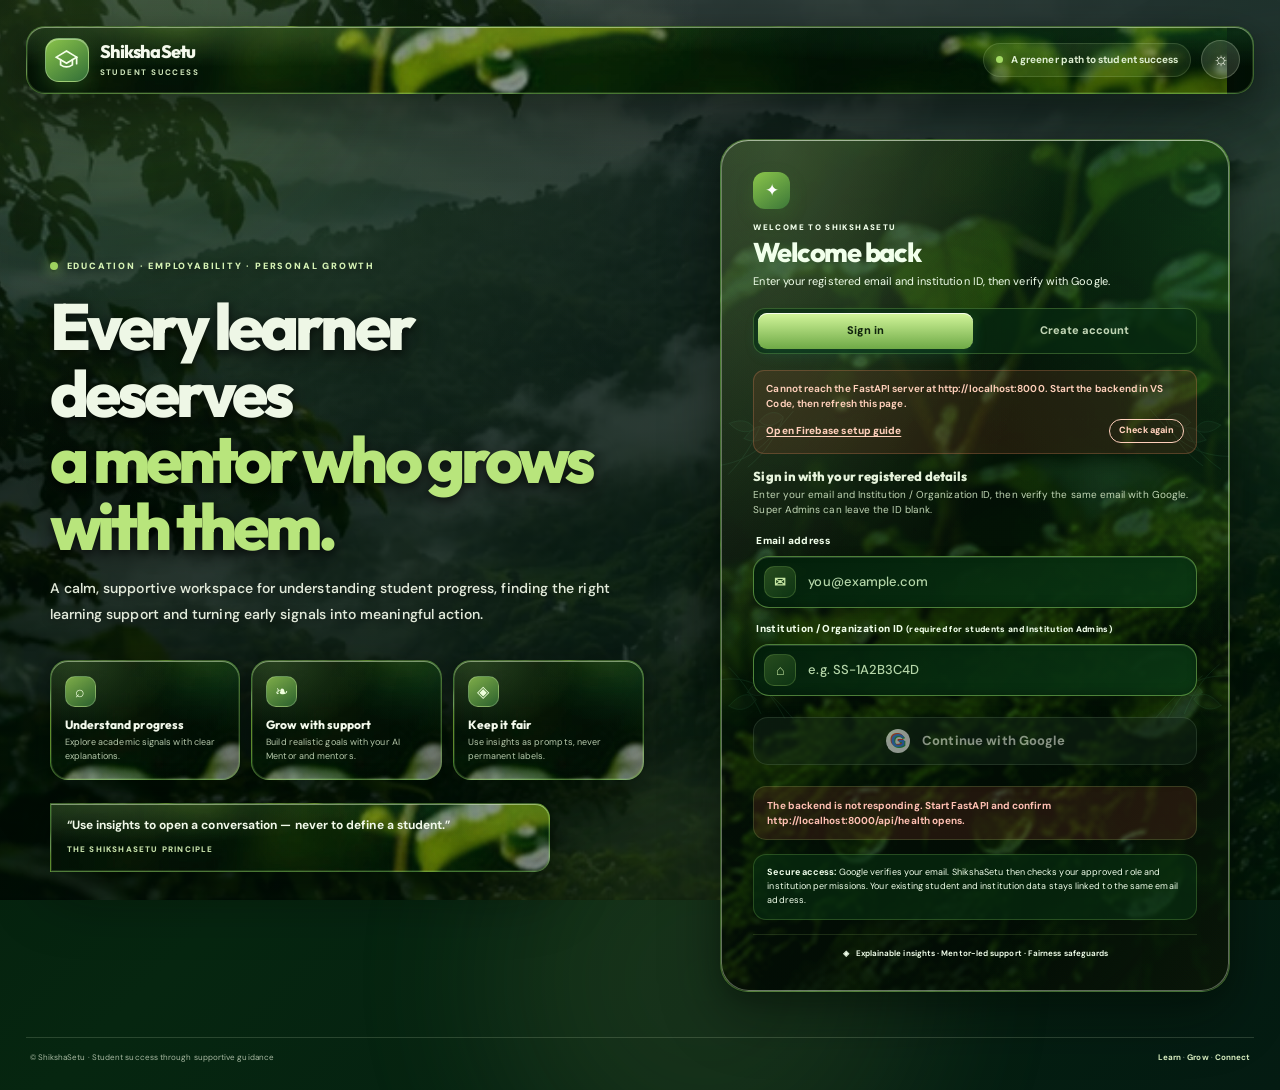
<file: index.html>
<!DOCTYPE html>

<html data-theme="dark" lang="en">
<head>
<meta charset="utf-8"/>
<meta content="width=device-width,initial-scale=1" name="viewport"/>
<meta content="Sign in to ShikshaSetu — a supportive student success and AI Mentor workspace." name="description"/>
<meta content="#07160b" name="theme-color"/>
<title>ShikshaSetu — Login</title>
<link href="https://fonts.googleapis.com" rel="preconnect"/>
<link crossorigin="" href="https://fonts.gstatic.com" rel="preconnect"/>
<link href="https://fonts.googleapis.com/css2?family=DM+Sans:wght@400;500;600;700;800;900&amp;family=Outfit:wght@400;500;600;700;800;900&amp;display=swap" rel="stylesheet"/>
<script>
    (() => {
      try {
        const theme = localStorage.getItem("shikshasetu-theme");
        if (theme === "light" || theme === "dark") document.documentElement.dataset.theme = theme;
      } catch (_) {}
    })();
  </script>
<script src="theme-controller.js"></script>
<link href="styles.css" rel="stylesheet"/>
<link href="login.css" rel="stylesheet"/>
  <script src="api-config.js"></script>
  <link rel="stylesheet" href="campus-visual-polish.css">
</head>
<body class="login-page">
<div class="ambient ambient-a"></div><div class="ambient ambient-b"></div><div class="ambient ambient-c"></div>
<header class="login-topbar">
<a aria-label="ShikshaSetu login home" class="login-brand" href="index.html">
<span class="login-brand-mark"><svg aria-hidden="true" viewbox="0 0 32 32"><path d="M4 13.2 16 6l12 7.2L16 20.4 4 13.2Z" fill="none" stroke="currentColor" stroke-width="2"></path><path d="M9 16.2v6.1c4.5 3.2 9.5 3.2 14 0v-6.1M28 13v8" fill="none" stroke="currentColor" stroke-linecap="round" stroke-width="2"></path></svg></span>
<span><strong>ShikshaSetu</strong><small>STUDENT SUCCESS</small></span>
</a>
<div class="login-top-actions">
<span class="login-top-label"><i></i> A greener path to student success</span>
<button aria-label="Switch light and dark theme" class="login-theme-button" id="loginThemeToggle" title="Switch theme" type="button">◐</button>
</div>
</header>
<main class="login-layout">
<section class="login-story">
<div class="login-eyebrow"><i></i> EDUCATION · EMPLOYABILITY · PERSONAL GROWTH</div>
<h1>Every learner deserves<br/><em>a mentor who grows with them.</em></h1>
<p class="login-story-copy">A calm, supportive workspace for understanding student progress, finding the right learning support and turning early signals into meaningful action.</p>
<div class="login-benefits">
<article class="login-benefit"><span class="login-benefit-icon">⌕</span><div><b>Understand progress</b><small>Explore academic signals with clear explanations.</small></div></article>
<article class="login-benefit"><span class="login-benefit-icon">❧</span><div><b>Grow with support</b><small>Build realistic goals with your AI Mentor and mentors.</small></div></article>
<article class="login-benefit"><span class="login-benefit-icon">◈</span><div><b>Keep it fair</b><small>Use insights as prompts, never permanent labels.</small></div></article>
</div>
<div class="login-principle"><b>“Use insights to open a conversation — never to define a student.”</b><small>THE SHIKSHASETU PRINCIPLE</small></div>
</section>
<section aria-labelledby="loginTitle" class="login-card">
<div class="login-card-inner">
<div class="login-card-icon">✦</div>
<div class="login-card-kicker">WELCOME TO SHIKSHASETU</div>
<h2 id="loginTitle">Welcome back</h2>
<p class="login-card-subtitle" id="loginSubtitle">Sign in and continue to your ShikshaSetu workspace.</p>
<div aria-label="Account access" class="login-tabs" role="tablist">
<button aria-controls="loginForm" aria-selected="true" class="login-tab active" id="loginTab" role="tab" type="button">Sign in</button>
<button aria-controls="signupForm" aria-selected="false" class="login-tab" id="signupTab" role="tab" type="button">Create account</button>
</div>
<div class="firebase-setup-status" id="firebaseSetupStatus" data-state="loading" role="status" aria-live="polite">
<span id="firebaseSetupMessage">Checking Google sign-in configuration…</span>
<div class="firebase-setup-actions"><a href="FIREBASE-SETUP.md" target="_blank" rel="noopener">Open Firebase setup guide</a><button id="retryFirebaseCheck" type="button">Check again</button></div>
</div>
<form autocomplete="off" class="login-form" id="loginForm" novalidate="">
<div class="google-signin-intro"><b>Sign in with your registered details</b><small>Enter your email and Institution / Organization ID, then verify the same email with Google. Super Admins can leave the ID blank.</small></div>
<label class="login-field"><span>Email address</span><div class="login-input-wrap"><span class="login-input-icon">✉</span><input autocomplete="email" id="loginEmail" name="email" placeholder="you@example.com" required type="email"/></div></label>
<label class="login-field"><span>Institution / Organization ID <small>(required for students and Institution Admins)</small></span><div class="login-input-wrap"><span class="login-input-icon">⌂</span><input autocapitalize="characters" autocomplete="organization" id="loginInstitutionCode" name="institutionCode" maxlength="20" placeholder="e.g. SS-1A2B3C4D" type="text"/></div></label>
<div class="google-button-host"><button class="firebase-google-button" id="loginGoogleButton" type="button" disabled><span class="google-mark" aria-hidden="true">G</span><span>Continue with Google</span></button></div>
<p aria-live="polite" class="login-feedback" id="loginFeedback" role="status"></p>
<p class="login-disclaimer"><b>Secure access:</b> Google verifies your email. ShikshaSetu then checks your approved role and institution permissions. Your existing student and institution data stays linked to the same email address.</p>
</form>
<form autocomplete="off" class="login-form" hidden="" id="signupForm" novalidate="">
<div class="login-form-grid">
<label class="login-field"><span>Full name</span><div class="login-input-wrap"><span class="login-input-icon">♙</span><input autocapitalize="words" autocomplete="name" id="signupFullName" maxlength="80" name="fullName" placeholder="Your full name" required="" type="text"/></div></label>
<label class="login-field"><span>Age</span><div class="login-input-wrap"><span class="login-input-icon">◷</span><input id="signupAge" max="100" min="13" name="age" placeholder="e.g. 20" required="" type="number"/></div></label>
</div>
<label class="login-field"><span>Email address</span><div class="login-input-wrap"><span class="login-input-icon">✉</span><input autocomplete="email" id="signupEmail" name="email" placeholder="you@example.com" required type="email"/></div></label>
<div class="google-verified-note" id="googleVerifiedNote">Continue with Google using this same email address. Your email is verified securely before an enrollment request is created.</div>
<label class="login-field"><span>Institution / Organization ID</span><div class="login-input-wrap"><span class="login-input-icon">⌂</span><input id="signupInstitutionCode" name="institutionCode" maxlength="20" placeholder="Provided by your college" required type="text"/></div></label>
<div class="login-mentor-name">
<span class="login-mentor-icon">✦</span>
<div class="login-mentor-copy"><b>What would you like to name your AI Mentor?</b><small>Your personal learning companion will use this name throughout ShikshaSetu.</small></div>
<div class="login-input-wrap"><span class="login-input-icon">✧</span><input autocapitalize="words" autocomplete="nickname" id="signupAiMentorName" maxlength="32" minlength="2" name="aiMentorName" placeholder="e.g. Aarya, Moss, Saanvi…" required="" type="text"/></div>
</div>
<label class="login-check"><input id="signupConsent" required="" type="checkbox"/> I understand academic insights are supportive signals, not diagnoses or permanent labels.</label>
<label class="login-check"><input id="signupPrivacyConsent" required="" type="checkbox"/> I have read the <a href="privacy-notice.html" target="_blank" rel="noopener">institutional privacy notice</a> and understand my authorised institution may access relevant academic activity.</label>
<label class="login-check"><input id="signupChatMonitoringConsent" type="checkbox"/> Optional: I consent to chatbot messages, topics and usage patterns being stored and reviewed by authorised institutional administrators for student support and safety. I can leave this unchecked and still request campus access; chatbot use will remain paused until I opt in.</label>
<div class="google-button-host"><button class="firebase-google-button" id="signupGoogleButton" type="button" disabled><span class="google-mark" aria-hidden="true">G</span><span>Continue with Google to request access</span></button></div>
<p aria-live="polite" class="login-feedback" id="signupFeedback" role="status"></p>
<p class="login-disclaimer"><b>Institutional enrollment:</b> your request is sent to your college after Google verifies your email. You can enter only after an institution administrator approves your access.</p>
</form>
<div class="login-card-footer"><span>◈</span> Explainable insights · Mentor-led support · Fairness safeguards</div>
</div>
</section>
</main>
<footer class="login-footer"><span>© ShikshaSetu · Student success through supportive guidance</span><span><b>Learn</b> · <b>Grow</b> · <b>Connect</b></span></footer>
<script type="module" src="login.js"></script>
<script src="nature-gallery.js"></script>
</body>
</html>
</file>
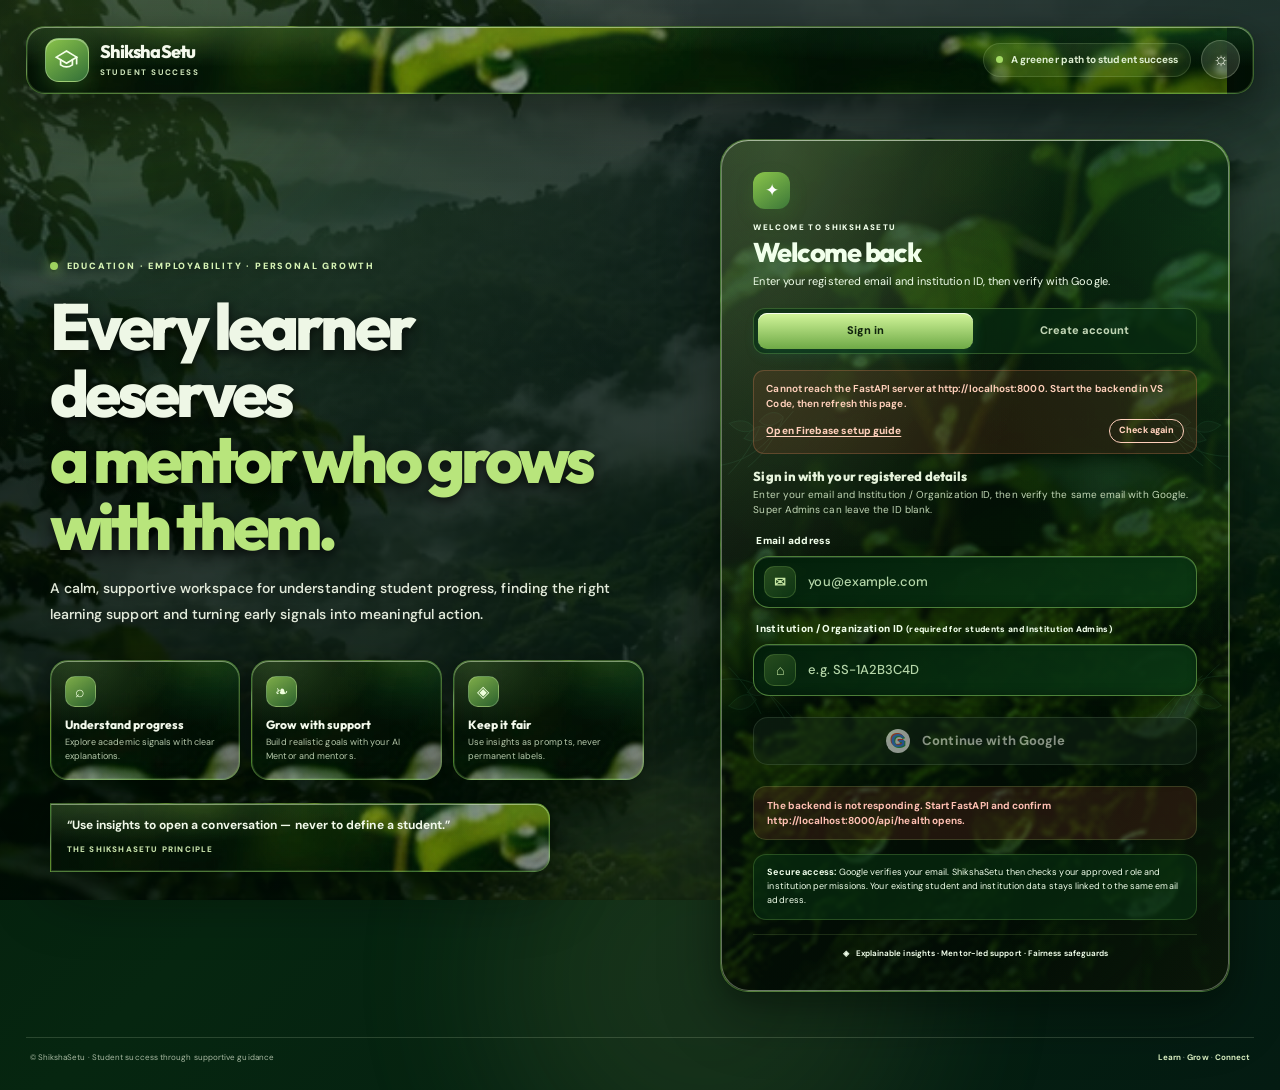
<file: dashboard.html>
<!doctype html>
<html lang="en" data-theme="dark">
<head>
  <meta charset="utf-8"><meta name="viewport" content="width=device-width,initial-scale=1">
  <meta name="description" content="ShikshaSetu student success and mentor support dashboard">
  <meta name="theme-color" content="#08140b">
  <title>ShikshaSetu — Student Success</title>
  <link rel="preconnect" href="https://fonts.googleapis.com">
  <link rel="preconnect" href="https://fonts.gstatic.com" crossorigin>
  <link href="https://fonts.googleapis.com/css2?family=DM+Sans:wght@400;500;600;700;800&family=Outfit:wght@400;500;600;700;800&display=swap" rel="stylesheet">
  <script>
    (() => {
      try {
        const saved = localStorage.getItem("shikshasetu-theme");
        if (saved === "dark" || saved === "light") {
          document.documentElement.setAttribute("data-theme", saved);
        }
      } catch (_) {}
    })();
  </script>
  <script src="theme-controller.js"></script>
  <script>
    (() => {
      try {
        const profile = JSON.parse(localStorage.getItem("shikshasetu-account-profile-v1") || "null");
        const session = JSON.parse(sessionStorage.getItem("shikshasetu-auth-session-v1") || "null");
        if (!profile?.email || !session?.email || String(profile.email).toLowerCase() !== String(session.email).toLowerCase()) {
          window.location.replace("index.html");
        }
      } catch (_) { window.location.replace("index.html"); }
    })();
  </script>
  <link rel="stylesheet" href="styles.css">
  <link rel="stylesheet" href="admin-enhancements.css">
  <link rel="stylesheet" href="role-workspaces.css">
  <script src="api-config.js"></script>
  <link rel="stylesheet" href="campus-visual-polish.css">
</head>
<body>
  <div class="ambient ambient-a"></div><div class="ambient ambient-b"></div><div class="ambient ambient-c"></div>
  <div class="app-shell">
    <aside class="sidebar glass" id="sidebar">
      <a class="brand" href="#" aria-label="ShikshaSetu home">
        <span class="brand-mark"><svg viewBox="0 0 32 32" aria-hidden="true"><path d="M4 13.2 16 6l12 7.2L16 20.4 4 13.2Z" fill="none" stroke="currentColor" stroke-width="2"/><path d="M9 16.2v6.1c4.5 3.2 9.5 3.2 14 0v-6.1M28 13v8" fill="none" stroke="currentColor" stroke-width="2" stroke-linecap="round"/></svg></span>
        <span><strong>ShikshaSetu</strong><small>STUDENT SUCCESS</small></span>
      </a>
      <div class="workspace-label">WORKSPACE</div>
      <nav class="nav-list" aria-label="Main navigation">
        <button class="nav-item active" data-page="overview"><span class="nav-icon">◫</span><span>Overview</span></button>
        <button class="nav-item" data-page="dashboard"><span class="nav-icon">▦</span><span>Dashboard</span></button>
        <button class="nav-item" data-page="students"><span class="nav-icon">♙</span><span>Students</span><span class="nav-count" id="studentNavCount">0</span></button>
        <button class="nav-item" data-page="interventions"><span class="nav-icon">✳</span><span>Interventions</span></button>
        <button class="nav-item" data-page="support"><span class="nav-icon">⟳</span><span>AI Mentor Support Loop</span></button>
        <button class="nav-item" data-page="ai-admin"><span class="nav-icon">✦</span><span>AI Admin Console</span></button>
        <button class="nav-item" data-page="mentors"><span class="nav-icon">☷</span><span>Mentor feedback</span></button>
        <button class="nav-item" data-page="fairness"><span class="nav-icon">◈</span><span>Fairness &amp; audit</span></button>
      </nav>
      <div class="sidebar-bottom">
        <div class="help-card">
          <span class="help-icon">✦</span><strong>Every student can grow.</strong>
          <p>Use insights to start supportive conversations, not to define a student.</p>
        </div>
        <button class="nav-item" id="settingsButton"><span class="nav-icon">⚙</span><span>Appearance</span></button>
        <div class="profile-mini"><div class="avatar">AI</div><div><strong>AI system workspace</strong><small>Decision support · Prototype</small></div><span class="online-dot"></span></div>
      </div>
    </aside>

    <main class="main-area">
      <header class="topbar">
        <button class="icon-button mobile-menu" id="menuButton" aria-label="Open navigation">☰</button>
        <div class="crumb"><span>Workspace</span><b>/</b><strong id="crumbCurrent">Overview</strong></div>
        <div class="top-actions">
          <div class="api-status" id="apiStatus"><i></i><span>Connecting…</span></div>
          <div class="model-status" id="aiAdminStatus" title="AI is the platform administrator system, not a human user"><span>✦</span><b>AI Admin</b><small>Prototype</small></div>
          <div class="model-status" id="modelStatus" title="AI is a platform capability, not a human account"><span>✦</span><b>AI Support Engine</b><small>Prototype</small></div>
          <button class="icon-button" id="themeToggle" aria-label="Toggle light and dark mode" title="Toggle theme">◐</button>
          <button class="secondary-button compact account-setup-trigger" id="accountSetupButton" type="button">♙ My profile</button>
          
        </div>
      </header>

      <div class="page-wrap">
        <section class="page" id="page-dashboard">
          <div class="edash-heading">
            <div>
              <div class="eyebrow"><span class="eyebrow-dot"></span> SHIKSHASETU · LIVE WORKSPACE</div>
              <h1>Student success, in focus<span class="edash-title-spark">✦</span></h1>
              <p class="page-subtitle">A clear, balanced view of student progress, support priorities and the actions moving forward.</p>
            </div>
            <div class="edash-heading-meta">
              <span class="edash-date" id="edashDate">Today</span>
              <span class="edash-live"><i></i> Workspace overview</span>
            </div>
          </div>

          <section class="edash-hero glass">
            <div class="edash-hero-content">
              <span class="edash-hero-kicker">THE SHIKSHASETU PICTURE</span>
              <h2>Turn every early signal<br><em>into thoughtful support.</em></h2>
              <p>Bring student records, mentor actions and explainable indicators into one calm workspace. Review the context before choosing the next step.</p>
              <div class="edash-hero-actions">
                <button class="hero-button" type="button" data-go="students">Explore students <span>→</span></button>
                <button class="edash-glass-button" type="button" data-go="support">Open support loop <span>↗</span></button>
              </div>
            </div>
            <div class="edash-hero-art" aria-hidden="true">
              <div class="edash-orbit edash-orbit-a"></div>
              <div class="edash-orbit edash-orbit-b"></div>
              <div class="edash-hero-leaf">✦</div>
              <div class="edash-glass-orb"><span>✧</span></div>
              <div class="edash-hero-note"><small>Progress is personal</small><b>One step at a time</b></div>
            </div>
          </section>

          <div class="edash-section-head">
            <div><h2>At a glance</h2><p>Current records and latest available assessment snapshots</p></div>
            <span class="edash-updated" id="edashUpdated">Updating from workspace…</span>
          </div>

          <section class="role-admin-metrics" aria-label="Admin access and assessment summary">
            <article class="stat-card glass"><div class="stat-top"><span>Total students accessed</span></div><strong id="roleAccessed">—</strong><small>Records with an assessment</small></article>
            <article class="stat-card glass"><div class="stat-top"><span>Remaining students</span></div><strong id="roleRemaining">—</strong><small>Awaiting assessment</small></article>
            <article class="stat-card glass"><div class="stat-top"><span>High risk students</span></div><strong id="roleHighRisk">—</strong><small>Higher-support assessments</small></article>
          </section>
          <section class="edash-panel glass role-admin-score-panel"><div class="edash-panel-head"><div><span class="edash-overline">STUDENT PERFORMANCE</span><h3>Student scores &amp; assessment status</h3><p>Current academic indicators and latest available assessment; not permanent labels.</p></div></div>
            <div class="table-wrap"><table><thead><tr><th>STUDENT</th><th>ATTENDANCE</th><th>INTERNAL MARKS</th><th>ASSIGNMENTS</th><th>ASSESSMENT</th></tr></thead><tbody id="roleScoreRows"><tr><td colspan="5">Loading student records…</td></tr></tbody></table></div>
          </section>
          <section class="edash-kpi-grid" aria-label="Workspace metrics">
            <article class="edash-kpi glass">
              <div class="edash-kpi-top"><span class="edash-kpi-icon kpi-leaf">♙</span><span class="edash-kpi-caption">WORKSPACE</span></div>
              <small>Total students</small><strong id="edashTotal">—</strong><p>Student records available</p>
            </article>
            <article class="edash-kpi glass">
              <div class="edash-kpi-top"><span class="edash-kpi-icon kpi-sky">◷</span><span class="edash-kpi-caption">COVERAGE</span></div>
              <small>Assessed students</small><strong id="edashAssessed">—</strong><p>With a latest assessment</p>
            </article>
            <article class="edash-kpi glass">
              <div class="edash-kpi-top"><span class="edash-kpi-icon kpi-amber">◎</span><span class="edash-kpi-caption">REVIEW</span></div>
              <small>Higher support</small><strong id="edashHigh">—</strong><p>Needs contextual check-in</p>
            </article>
            <article class="edash-kpi glass">
              <div class="edash-kpi-top"><span class="edash-kpi-icon kpi-mint">⌁</span><span class="edash-kpi-caption">AVERAGE</span></div>
              <small>Attendance</small><strong id="edashAttendance">—</strong><p>Across current records</p>
            </article>
          </section>

          <div class="edash-content-grid">
            <section class="edash-panel glass">
              <div class="edash-panel-head">
                <div><span class="edash-overline">ASSESSMENT SNAPSHOTS</span><h3>Student support distribution</h3><p>Latest recorded risk bands, not permanent labels.</p></div>
                <span class="edash-panel-mark">◌</span>
              </div>
              <div id="edashRiskDistribution" class="edash-risk-distribution">
                <div class="empty-state">Assessment distribution will appear when records are loaded.</div>
              </div>
              <div class="edash-panel-footer"><span>Responsible review</span><button type="button" data-go="fairness">Open fairness audit →</button></div>
            </section>

            <section class="edash-panel glass">
              <div class="edash-panel-head">
                <div><span class="edash-overline">AI-ASSISTED REVIEW</span><h3>Signals worth understanding</h3><p>Rule-based prompts from fields currently available.</p></div>
                <span class="edash-ai-tag"><i></i> Prototype</span>
              </div>
              <div id="edashInsightList" class="edash-insight-list">
                <div class="empty-state">Review prompts will appear when student records are loaded.</div>
              </div>
              <div class="edash-panel-footer"><span>Context before conclusion</span><button type="button" data-go="ai-admin">Open AI Admin →</button></div>
            </section>
          </div>

          <div class="edash-content-grid edash-lower-grid">
            <section class="edash-panel glass">
              <div class="edash-panel-head">
                <div><span class="edash-overline">LEARNING PULSE</span><h3>Workspace averages</h3><p>Aggregate academic indicators from current student records.</p></div>
                <span class="edash-panel-mark">⌁</span>
              </div>
              <div id="edashLearningPulse" class="edash-learning-pulse">
                <div class="empty-state">Learning indicators will appear here.</div>
              </div>
              <p class="edash-caveat">Averages describe the current workspace only. They do not describe an individual student's needs.</p>
            </section>

            <section class="edash-panel glass">
              <div class="edash-panel-head">
                <div><span class="edash-overline">NEXT CONVERSATIONS</span><h3>Students to review</h3><p>Students with current signals or the highest available assessment values.</p></div>
                <span class="edash-panel-mark">✧</span>
              </div>
              <div id="edashPriorityList" class="edash-priority-list">
                <div class="empty-state">No student records are loaded.</div>
              </div>
              <div class="edash-panel-footer"><span>Mentor-led support</span><button type="button" data-go="students">View directory →</button></div>
            </section>
          </div>

          <section class="edash-quick-strip glass">
            <div><span class="edash-overline">KEEP THE LOOP MOVING</span><b>Choose the next useful action.</b><small>Every action should be reviewed with the student and mentor.</small></div>
            <button type="button" data-go="students"><span>♙</span> Student records <i>→</i></button>
            <button type="button" data-go="support"><span>⟳</span> Mentor support <i>→</i></button>
            <button type="button" data-go="mentors"><span>☷</span> Log feedback <i>→</i></button>
          </section>
        </section>

        <section class="page active" id="page-overview">
          <div class="welcome-row">
            <div><div class="eyebrow"><span class="eyebrow-dot"></span> STUDENT SUCCESS CENTER</div><h1>Good to see you<span class="wave">✦</span></h1><p class="page-subtitle">A clearer picture of student progress, with the right support at the right time.</p></div>
            <div class="date-chip" id="todayDate"></div>
          </div>
          <div class="hero-panel glass">
            <div class="hero-copy"><span class="hero-kicker">YOUR IMPACT, IN FOCUS</span><h2>Turn early signals into<br><em>meaningful support.</em></h2><p>Understand student needs, explore practical interventions and keep every follow-up moving.</p><button class="hero-button" data-go="students">Explore students <span>→</span></button></div>
            <div class="hero-art" aria-hidden="true"><div class="orbit orbit-one"></div><div class="orbit orbit-two"></div><div class="hero-spark spark-one">✦</div><div class="hero-spark spark-two">✧</div><div class="hero-book"><div class="book-line"></div><div class="book-line short"></div><div class="book-line"></div><div class="book-leaf">↗</div></div><div class="hero-orb"></div><div class="hero-stat"><span>Support matters</span><strong>One step at a time</strong></div></div>
          </div>
          <div class="section-heading"><div><h2>At a glance</h2><p>Latest available student assessments</p></div><button class="text-button" data-go="students">View students <span>→</span></button></div>
          <div class="stats-grid">
            <article class="stat-card glass"><div class="stat-top"><span>Total students</span><span class="stat-icon blue">♙</span></div><strong id="statTotal">—</strong><small>In your workspace</small></article>
            <article class="stat-card glass"><div class="stat-top"><span>Need a check-in</span><span class="stat-icon amber">◎</span></div><strong id="statHigh">—</strong><small>Higher support priority</small></article>
            <article class="stat-card glass"><div class="stat-top"><span>Watch list</span><span class="stat-icon violet">◷</span></div><strong id="statMedium">—</strong><small>May benefit from support</small></article>
            <article class="stat-card glass"><div class="stat-top"><span>Doing well</span><span class="stat-icon green">✓</span></div><strong id="statLow">—</strong><small>Continue positive momentum</small></article>
          </div>
          <div class="dashboard-grid">
            <section class="panel glass chart-panel"><div class="panel-heading"><div><h3>Student support overview</h3><p>Distribution of latest risk assessments</p></div><span class="soft-pill">Latest snapshot</span></div><div class="chart-wrap"><canvas id="riskChart" height="210" aria-label="Risk band distribution chart"></canvas><div class="chart-legend"><span><i class="legend-dot high"></i>Higher support</span><span><i class="legend-dot medium"></i>Watch list</span><span><i class="legend-dot low"></i>On track</span></div></div></section>
            <section class="panel glass action-panel"><div class="panel-heading"><div><h3>Quick actions</h3><p>Keep support moving</p></div><span class="sparkle">✦</span></div><button class="quick-action" data-go="interventions"><span class="quick-icon qi-green">✳</span><span><b>Explore interventions</b><small>Find a practical next step</small></span><i>→</i></button><button class="quick-action" data-go="mentors"><span class="quick-icon qi-violet">☷</span><span><b>Log mentor feedback</b><small>Record a check-in or follow-up</small></span><i>→</i></button><button class="quick-action" data-go="support"><span class="quick-icon qi-green">⟳</span><span><b>AI mentor support loop</b><small>Review signals, choose support and track change</small></span><i>→</i></button></section>
          </div>
          <section class="panel glass recent-panel"><div class="panel-heading"><div><h3>Students to review</h3><p>Latest assessments that may need a conversation</p></div><button class="text-button" data-go="students">All students →</button></div><div class="table-wrap"><table><thead><tr><th>STUDENT</th><th>ATTENDANCE</th><th>ASSESSMENT</th><th>LAST CHECK</th><th></th></tr></thead><tbody id="overviewStudents"><tr><td colspan="5" class="empty-cell">Loading student records…</td></tr></tbody></table></div></section>
          <div class="notice"><span>ⓘ</span><p><b>A note on responsible use</b> Risk estimates are screening signals, not diagnoses or permanent labels. Always consider context and speak with the student before deciding on support.</p></div>
        </section>


        <section class="page" id="page-support">
          <div class="support-heading-row">
            <div>
              <div class="eyebrow">AI-ORCHESTRATED · EXPLAINABLE · STUDENT-CENTRED</div>
              <h1>AI Mentor Support Loop</h1>
              <p class="page-subtitle">The support engine automatically checks the available student data, explains its signals and drafts a personalized support plan. Human contact and intervention approval remain deliberate steps.</p>
            </div>
            <span class="support-engine-chip"><i></i> AI Support Engine · Prototype</span>
          </div>

          <section class="support-process glass" aria-label="Mentor support process">
            <div class="support-process-step active"><span>01</span><b>AI identifies</b><small>Checks available data</small></div>
            <i>→</i>
            <div class="support-process-step"><span>02</span><b>AI explains</b><small>Shows contributors</small></div>
            <i>→</i>
            <div class="support-process-step"><span>03</span><b>AI recommends</b><small>Drafts support plan</small></div>
            <i>→</i>
            <div class="support-process-step"><span>04</span><b>Mentor approves</b><small>Confirms next action</small></div>
            <i>→</i>
            <div class="support-process-step"><span>05</span><b>AI tracks</b><small>Compares new evidence</small></div>
          </section>

          <div class="notice support-ai-notice">
            <span>✦</span>
            <p id="supportAiNoticeCopy"><b>The AI Support Engine coordinates assessment and support drafting.</b> The active engine is shown here from the connected backend. A mentor must review and approve any student contact or intervention; the system never invents missing data or treats correlation as cause.</p>
          </div>

          <section class="support-auto-run-panel glass" aria-label="Automatic AI support cycle">
            <div class="support-auto-run-copy">
              <span class="support-auto-run-orb">✦</span>
              <div><div class="support-auto-run-kicker">AUTOMATED WORKFLOW</div><h3>Let the AI Mentor run the support cycle</h3><p>Select a student and the engine can run the assessment, prepare the explanation, prioritize intervention ideas and draft a weekly target in one coordinated pass.</p></div>
            </div>
            <div class="support-auto-run-actions">
              <label class="support-auto-toggle"><input type="checkbox" id="supportAutoRunEnabled" checked><span class="support-auto-switch"></span><span>Auto-run when a student is selected</span></label>
              <button class="primary-button" id="supportRunAiCycle" type="button">Run complete AI cycle <span>✦</span></button>
            </div>
            <div class="support-auto-run-status" id="supportAiCycleStatus" role="status" aria-live="polite"><i></i><span>Select a student to begin the automated review.</span></div>
          </section>

          <div class="support-dashboard-grid">
            <section class="panel glass support-card">
              <div class="panel-heading">
                <div><h3>01 · Automatic early detection</h3><p>The engine checks the selected student's currently available academic indicators.</p></div>
                <span class="support-icon">⌕</span>
              </div>
              <label class="field-label">Student record
                <select id="supportStudentSelect"><option value="">Choose a student</option></select>
              </label>
              <div id="supportStudentSnapshot" class="support-stats">
                <div class="empty-state">Choose a student to see their academic snapshot.</div>
              </div>
              <div class="support-actions-row">
                <button class="primary-button" id="supportRunAssessment" type="button" disabled>Run / refresh assessment ↗</button>
                <small id="supportAssessmentHint" class="support-muted">Select a student to begin.</small>
              </div>
            </section>

            <section class="panel glass support-card">
              <div class="panel-heading">
                <div><h3>Early-warning signals</h3><p>Signals are prompts for a supportive conversation, not proof of cause.</p></div>
                <span class="support-icon">◉</span>
              </div>
              <div id="supportEarlySignals" class="support-signal-list">
                <div class="empty-state">Select a student to view early-warning indicators.</div>
              </div>
              <p class="support-data-caveat"><b>Data needed for stronger detection:</b> dated subject marks, an attendance calendar and subject-level result history. Enter available dated snapshots below; missing history will not be guessed.</p>
            </section>
          </div>

          <div class="support-dashboard-grid support-dashboard-grid-equal">
            <section class="panel glass support-card">
              <div class="panel-heading">
                <div><h3>Academic trend monitoring</h3><p>Record the previous and latest subject or attendance values.</p></div>
                <span class="support-icon">↗</span>
              </div>
              <form id="supportTrendForm" class="support-form">
                <div class="support-form-grid">
                  <label class="field-label">Subject<input id="supportTrendSubject" maxlength="80" placeholder="e.g. Mathematics" required></label>
                  <label class="field-label">Previous result date<input id="supportTrendPreviousDate" type="date" required></label>
                  <label class="field-label">Latest result date<input id="supportTrendLatestDate" type="date" required></label>
                  <label class="field-label">Previous mark (%)<input id="supportTrendPreviousMark" type="number" min="0" max="100" step="0.1" placeholder="Previous result" required></label>
                  <label class="field-label">Latest mark (%)<input id="supportTrendLatestMark" type="number" min="0" max="100" step="0.1" placeholder="Latest result" required></label>
                  <label class="field-label">Previous attendance (%)<input id="supportTrendPreviousAttendance" type="number" min="0" max="100" step="0.1" placeholder="Optional" ></label>
                  <label class="field-label">Consecutive absences<input id="supportTrendAbsences" type="number" min="0" max="90" step="1" value="0"></label>
                  <label class="field-label">Repeated subject failures<input id="supportTrendFailures" type="number" min="0" max="20" step="1" value="0"></label>
                </div>
                <button class="secondary-button" type="submit">Save dated trend snapshot</button>
                <small class="support-muted">Connected records are stored as dated academic history and may be used as model inputs. Dates must reflect the actual assessment periods.</small>
              </form>
            </section>

            <section class="panel glass support-card">
              <div class="panel-heading">
                <div><h3>Trend signals & history</h3><p>Review recorded changes with the student.</p></div>
                <span class="soft-pill" id="supportTrendBadge">No trend data</span>
              </div>
              <div id="supportTrendSignals" class="support-trend-results"><div class="empty-state">No dated trend snapshot yet.</div></div>
              <div id="supportTrendHistory" class="support-trend-history"></div>
            </section>
          </div>

          <div class="support-dashboard-grid support-dashboard-grid-equal">
            <section class="panel glass support-card">
              <div class="panel-heading">
                <div><h3>02 · AI explanation</h3><p>Review the feature contributors generated from the available assessment.</p></div>
                <span class="soft-pill" id="supportRiskBand">Not assessed</span>
              </div>
              <div id="supportRiskExplanation" class="support-explanation">
                <div class="empty-state">Run an assessment to see its feature-level explanation.</div>
              </div>
            </section>

            <section class="panel glass support-card">
              <div class="panel-heading">
                <div><h3>Learning-gap profile</h3><p>Potential learning needs based only on the data supplied.</p></div>
                <span class="support-icon">⌕</span>
              </div>
              <div id="supportLearningGaps" class="support-learning-gaps">
                <div class="empty-state">Choose a student to build a learning-gap profile.</div>
              </div>
            </section>
          </div>

          <div class="support-dashboard-grid support-dashboard-grid-equal">
            <section class="panel glass support-card">
              <div class="panel-heading">
                <div><h3>03 · AI-personalized support draft</h3><p>The engine prioritizes suitable options and prepares a plan for mentor approval.</p></div>
                <span class="support-icon">✧</span>
              </div>
              <div id="supportRecommendations" class="support-recommendations">
                <div class="empty-state">Choose a student to see support suggestions.</div>
              </div>
              <div id="supportSelectedRecommendation" class="support-selected-note">No support option selected.</div>
              <h4 class="support-subheading">Recommended learning resources</h4>
              <div id="supportLearningResources" class="support-learning-resources">
                <div class="empty-state">Resource ideas will appear here.</div>
              </div>
            </section>

            <section class="panel glass support-card">
              <div class="panel-heading">
                <div><h3>Personalized weekly targets</h3><p>Turn a broad improvement plan into small, reviewable actions.</p></div>
                <span class="support-icon">✓</span>
              </div>
              <div id="supportWeeklyTargets" class="support-weekly-targets">
                <div class="empty-state">Select a student to prepare weekly targets.</div>
              </div>
              <p class="support-data-caveat">Targets are suggestions, not automated instructions. Agree on a realistic plan with the student.</p>
            </section>
          </div>

          <div class="support-dashboard-grid support-dashboard-grid-equal">
            <section class="panel glass support-card">
              <div class="panel-heading">
                <div><h3>04 · Record action & mentor notes</h3><p>Capture context, strengths, barriers and the support agreed.</p></div>
                <span class="support-icon">✎</span>
              </div>
              <form id="supportMentorActionForm" class="support-form">
                <label class="field-label">Mentor name<input id="supportMentorName" required placeholder="Your name"></label>
                <label class="field-label">Conversation summary<textarea id="supportMentorObservation" rows="3" required placeholder="Student perspective, strengths, barriers or context…"></textarea></label>
                <label class="field-label">Support / action agreed<textarea id="supportMentorAction" rows="2" required placeholder="Selected support and the practical next step…"></textarea></label>
                <label class="field-label">Personalized weekly target<input id="supportMentorWeeklyTarget" maxlength="180" placeholder="e.g. Two 20-minute practice sessions"></label>
                <label class="field-label">Follow-up date<input id="supportMentorFollowupDate" type="date" required></label>
                <button class="primary-button full-width" type="submit">Record action & schedule follow-up →</button>
                <small class="support-muted">Mentor actions and follow-up status sync with FastAPI when connected. In demo mode, they remain local to this browser.</small>
              </form>
            </section>

            <section class="panel glass support-card">
              <div class="panel-heading">
                <div><h3>05 · Follow up & compare risk change</h3><p>Record the outcome and review successive assessment snapshots.</p></div>
                <span class="support-icon">↗</span>
              </div>
              <div id="supportFollowupList" class="support-followup-list"><div class="empty-state">No follow-ups recorded yet.</div></div>
              <form id="supportFollowupOutcomeForm" class="support-form support-outcome-form">
                <label class="field-label">Follow-up to update<select id="supportFollowupSelect"><option value="">Choose a follow-up</option></select></label>
                <label class="field-label">Outcome<select id="supportFollowupOutcome">
                  <option value="Completed · improvement noted">Completed · improvement noted</option>
                  <option value="Completed · no clear change yet">Completed · no clear change yet</option>
                  <option value="Further support needed">Further support needed</option>
                  <option value="Student not reached">Student not reached</option>
                </select></label>
                <label class="field-label">Outcome note<textarea id="supportFollowupOutcomeNote" rows="2" placeholder="What changed? What still needs support?"></textarea></label>
                <button class="secondary-button" type="submit">Record follow-up outcome</button>
              </form>
              <div class="support-risk-compare" id="supportRiskCompare"><div class="empty-state">Two assessments are needed to compare changes over time.</div></div>
            </section>
          </div>

          <section class="panel glass support-wellbeing-panel">
            <div class="panel-heading">
              <div><h3>Mental & emotional wellbeing support</h3><p>Voluntary student check-ins, trusted-person contact and clear human-help guidance.</p></div>
              <span class="support-icon">♡</span>
            </div>
            <div class="support-wellbeing-grid">
              <section class="support-wellbeing-block">
                <h4>Mood pattern tracker</h4>
                <p class="support-muted">Students can voluntarily record how they feel. Mood is not used to calculate academic risk.</p>
                <form id="supportMoodForm" class="support-form">
                  <div class="support-mood-options" role="radiogroup" aria-label="Select how you feel today">
                    <label><input type="radio" name="supportMood" value="1" required><span>😟</span><small>Low</small></label>
                    <label><input type="radio" name="supportMood" value="2"><span>😕</span><small>Unsettled</small></label>
                    <label><input type="radio" name="supportMood" value="3"><span>😐</span><small>Okay</small></label>
                    <label><input type="radio" name="supportMood" value="4"><span>🙂</span><small>Good</small></label>
                    <label><input type="radio" name="supportMood" value="5"><span>😊</span><small>Great</small></label>
                  </div>
                  <label class="field-label">Optional note<textarea id="supportMoodNote" rows="2" maxlength="240" placeholder="Add a private note for yourself…"></textarea></label>
                  <button class="secondary-button" type="submit">Save voluntary check-in</button>
                </form>
                <div id="supportMoodPattern" class="support-mood-pattern">Mood entries stay in this browser preview.</div>
                <div id="supportMoodHistory" class="support-mood-history"></div>
              </section>

              <section class="support-wellbeing-block">
                <h4>Phone-a-friend · Trusted contact</h4>
                <p class="support-muted">Save a contact for this browser session. The call starts only when the student presses the button.</p>
                <form id="supportTrustedContactForm" class="support-form">
                  <label class="field-label">Trusted person's name<input id="supportTrustedName" maxlength="80" placeholder="Friend, family member or trusted person" required></label>
                  <label class="field-label">Phone number<input id="supportTrustedPhone" type="tel" maxlength="24" placeholder="Include country code if needed" required></label>
                  <button class="secondary-button" type="submit">Call trusted contact ☎</button>
                </form>
              </section>

              <section class="support-wellbeing-block support-human-help">
                <h4>Human escalation system</h4>
                <p>If a student raises an urgent safety concern, the platform should connect them with a trained human responder. This frontend prototype cannot send an alert or guarantee a responder is available.</p>
                <button class="primary-button" id="supportHumanHelpButton" type="button">Show human-help guidance</button>
                <div id="supportHumanHelpGuidance" class="support-human-guidance" aria-live="polite"></div>
              </section>
            </div>
            <div class="support-privacy-note"><b>Privacy and safety:</b> mood notes and trusted-contact details are kept locally in this browser prototype and are not sent to the backend. This is not a diagnosis or emergency service. If someone is in immediate danger, contact local emergency services or a trusted trained professional directly.</div>
          </section>
        </section>

        <section class="page" id="page-students">
          <div class="page-title-row"><div><div class="eyebrow">PEOPLE &amp; PROGRESS</div><h1>Students</h1><p class="page-subtitle">Get to know each student's progress and what might help next.</p></div></div>
          <!-- Student search and student directory removed from the interface.
               Hidden compatibility fields retain existing dashboard data loading. -->
          <div hidden aria-hidden="true">
            <button id="addStudentTop" type="button"></button>
            <button id="addStudentButton" type="button"></button>
            <button id="quickAdd" type="button"></button>
            <input id="studentSearch" type="search">
            <select id="riskFilter"><option value="ALL">All</option></select>
            <button id="refreshStudents" type="button"></button>
            <input type="file" id="csvInput" accept=".csv">
            <span id="studentCountLabel"></span><span id="filteredCount"></span>
            <table><tbody id="studentsTable"></tbody></table>
          </div>
          <section class="panel glass student-ai-chat-panel" id="studentAiChatPanel">
            <div class="student-ai-chat-intro">
              <div class="student-ai-chat-brand">
                <span class="student-ai-orb">✦</span>
                <div><h3><span id="studentAiChatName">ShikshaSetu AI Companion</span></h3><p>Your student-support chat space for academic questions, progress explanations and next-step ideas.</p></div>
              </div>
              <span class="chat-prototype-pill"><i></i> Campus companion · Institutional account</span>
            </div>
            <div class="student-ai-chat-layout">
              <aside class="student-ai-chat-aside">
                <b>Start with a topic</b>
                <p>Choose a prompt or write your own question.</p>
                <button type="button" class="chat-suggestion" data-chat-prompt="Can you explain my current risk assessment?">Explain my assessment <span>→</span></button>
                <button type="button" class="chat-suggestion" data-chat-prompt="How can I improve my attendance?">Improve my attendance <span>→</span></button>
                <button type="button" class="chat-suggestion" data-chat-prompt="Help me make a weekly study plan.">Build a weekly study plan <span>→</span></button>
                <button type="button" class="chat-suggestion" data-chat-prompt="What can I do about incomplete assignments?">Plan assignment catch-up <span>→</span></button>
                <div class="chat-privacy-note"><b>Support, not judgement.</b><br>Your institution has informed you that authorised administrators may review retained conversations for student support. Chat messages are stored securely with a limited retention period and are not used to automatically change academic risk scores.</div>
              </aside>
              <section class="student-ai-chat-main" aria-label="Chat with ShikshaSetu AI Companion">
                <div class="student-ai-chat-toolbar">
                  <div><span class="chat-online-dot"></span><b>Learning companion</b><small>Institution workspace</small></div>
                  <label>Student context
                    <select id="studentChatContext"><option value="">No student selected</option></select>
                  </label>
                  <button type="button" class="chat-clear-button" id="studentAiChatClear">Clear view</button>
                </div>
                <div class="student-ai-chat-messages" id="studentAiChatMessages" aria-live="polite" aria-label="Chat messages">
                  <article class="chat-message assistant"><span class="chat-avatar">✦</span><div><b id="studentAiChatGreetingName">ShikshaSetu AI</b><p>Hello! I’m your learning companion. You can ask about attendance, marks, assignments, an assessment explanation or planning your next study steps. I’ll do my best to respond with patience and encouragement. The secure campus companion uses supportive, transparent response rules. No third-party generative AI provider receives your message.</p><small>Just now</small></div></article>
                </div>
                <form class="student-ai-chat-compose" id="studentAiChatForm">
                  <label class="sr-only" for="studentAiChatInput">Write your message</label>
                  <textarea id="studentAiChatInput" rows="1" maxlength="1000" placeholder="Ask a question about your learning or support plan…" required></textarea>
                  <button id="studentAiChatSend" type="submit" aria-label="Send message">Send <span>↗</span></button>
                </form>
                <div class="student-ai-chat-disclaimer">Messages and topic estimates are stored in your institution workspace and may be reviewed by authorised administrators. Do not share passwords or unnecessary sensitive personal information. Retained conversation records are automatically deleted according to the institution retention setting.</div>
                <section class="student-chat-analytics" id="studentChatAnalytics" aria-label="My chatbot usage summary"><div><small>Chats · 30 days</small><b id="studentChatCount">—</b></div><div><small>Active days</small><b id="studentChatActiveDays">—</b></div><div><small>Topics explored</small><b id="studentChatTopics">—</b></div><div><small>Activity group</small><b id="studentChatActivityBand">—</b></div></section><p class="student-chat-analytics-note" id="studentChatAnalyticsNote">Your private usage summary uses retained interaction metadata only. It is not an academic grade or wellbeing diagnosis.</p>
              </section>
            </div>
          </section>
        </section>

        <section class="page" id="page-admin-students">
          <div class="page-title-row"><div><div class="eyebrow">PEOPLE &amp; PROGRESS</div><h1>Student directory</h1><p class="page-subtitle">Search student records, review assessment scores, and track learning progress.</p></div></div>
          <section class="panel glass mentor-directory-search">
            <label class="sr-only" for="mentorStudentSearch">Search students</label>
            <input id="mentorStudentSearch" type="search" placeholder="⌕  Search by name, student ID or email…" autocomplete="off">
            <label class="sr-only" for="mentorRiskFilter">Filter by assessment</label>
            <select id="mentorRiskFilter"><option value="ALL">All assessment bands</option><option value="HIGH">Higher support</option><option value="MEDIUM">Watch list</option><option value="LOW">On track</option><option value="NONE">Not assessed</option></select>
            <button class="secondary-button" type="button" id="mentorRefresh">↻ Refresh</button>
          </section>
          <section class="panel glass mentor-directory-card">
            <div class="panel-heading"><div><h3>Student directory</h3><p id="mentorStudentCount">Loading student records…</p></div></div>
            <div class="table-wrap"><table><thead><tr><th>STUDENT</th><th>ATTENDANCE</th><th>INTERNAL MARKS</th><th>ASSESSMENT</th><th>RISK SCORE</th><th>ACTION</th></tr></thead><tbody id="mentorStudentRows"><tr><td colspan="6">Loading records…</td></tr></tbody></table></div>
          </section>
          <section class="panel glass mentor-progress-detail" id="mentorProgressDetail">
            <div class="panel-heading"><div><div class="eyebrow">MENTOR VIEW</div><h3 id="mentorDetailTitle">Student progress</h3><p id="mentorDetailSubtitle">Select View progress in the directory to review a student's check-ins.</p></div></div>
            <div class="role-stat-grid">
              <article class="stat-card glass"><div class="stat-top"><span>Attendance</span></div><strong id="mentorProgressAttendance">—</strong></article>
              <article class="stat-card glass"><div class="stat-top"><span>Assignments</span></div><strong id="mentorProgressAssignments">—</strong></article>
              <article class="stat-card glass"><div class="stat-top"><span>Problems solved</span></div><strong id="mentorProgressProblems">—</strong></article>
              <article class="stat-card glass"><div class="stat-top"><span>Study hours</span></div><strong id="mentorProgressHours">—</strong></article>
            </div>
            <h4>Progress check-in history</h4>
            <div id="mentorProgressHistory" class="mentor-progress-history"><p class="ai-admin-footnote">Choose a student above to view their saved progress updates.</p></div>
            <p class="ai-admin-footnote">Progress check-ins are stored centrally and are visible to authorised administrators in this institution.</p>
          </section>
        </section>
        <section class="page" id="page-student-home">
          <div class="page-title-row"><div><div class="eyebrow">MY LEARNING SPACE</div><h1>My learning dashboard</h1><p class="page-subtitle">Your learning journey, goals and next steps in one calm space.</p></div></div>
          <section class="panel glass role-welcome-panel"><div class="role-welcome-content"><span class="hero-kicker">ONE STEP AT A TIME</span><h2>Keep growing at your own pace.</h2><p>Review your progress, ask your AI companion for help, and explore assessment guidance.</p><div class="role-action-row"><button class="hero-button" type="button" data-go="students">Open AI chatbot →</button><button class="secondary-button" type="button" data-go="student-progress">My progress →</button></div></div></section>
          <section class="role-stat-grid">
            <article class="stat-card glass"><div class="stat-top"><span>Attendance</span><span class="stat-icon blue">◷</span></div><strong id="myAttendance">—</strong><small>Latest saved check-in</small></article>
            <article class="stat-card glass"><div class="stat-top"><span>Assignments done</span><span class="stat-icon blue">✓</span></div><strong id="myAssignments">—</strong><small>Completed / total</small></article>
            <article class="stat-card glass"><div class="stat-top"><span>Problems solved</span><span class="stat-icon blue">✧</span></div><strong id="myProblems">—</strong><small>Latest recorded total</small></article>
            <article class="stat-card glass"><div class="stat-top"><span>Study hours</span><span class="stat-icon blue">◴</span></div><strong id="myHours">—</strong><small>This week's check-in</small></article>
          </section>
          <section class="panel glass"><div class="panel-heading"><div><h3>My learning tools</h3><p>Choose what you'd like to work on today.</p></div></div><div class="role-feature-grid"><button class="role-feature" type="button" data-go="students"><strong>✦ AI learning companion</strong><small>Study plans, revision and academic guidance</small></button><button class="role-feature" type="button" data-go="student-progress"><strong>◷ Progress tracker</strong><small>Attendance, assignments and practice history</small></button><button class="role-feature" type="button" data-go="student-assess"><strong>◈ Assessments</strong><small>Understand scores and next steps</small></button></div></section>
        </section>
        <section class="page" id="page-student-progress">
          <div class="page-title-row"><div><div class="eyebrow">MY PROGRESS</div><h1>Progress tracker</h1><p class="page-subtitle">Record your learning activities and celebrate steady improvement.</p></div></div>
          <section class="panel glass student-progress-center" id="studentProgressCenter">
            <div class="panel-heading">
              <div><h3>Student growth & progress tracker</h3><p>Keep a simple record of attendance, assignments and problems solved. Celebrate progress over time.</p></div>
              <span class="soft-pill">Personal learning progress</span>
            </div>
            <div class="progress-tracker-layout">
              <div class="progress-tracker-form">
                <label class="field-label" for="progressStudent">Student record</label>
                <select id="progressStudent"><option value="">Choose a student</option></select>
                <div class="progress-input-grid">
                  <label>Attendance (%)<input id="progressAttendance" type="number" min="0" max="100" step="0.1" placeholder="e.g. 85"></label>
                  <label>Assignments completed<input id="progressAssignmentsDone" type="number" min="0" step="1" placeholder="e.g. 12"></label>
                  <label>Total assignments<input id="progressAssignmentsTotal" type="number" min="0" step="1" placeholder="e.g. 15"></label>
                  <label>Problems solved<input id="progressProblems" type="number" min="0" step="1" placeholder="e.g. 48"></label>
                  <label>Weekly study hours<input id="progressHours" type="number" min="0" max="168" step="0.5" placeholder="e.g. 8"></label>
                </div>
                <label class="field-label" for="progressNote">What improved this week?</label>
                <textarea id="progressNote" rows="2" maxlength="300" placeholder="e.g. Practised algebra and submitted two assignments"></textarea>
                <div class="progress-actions">
                  <button class="primary-button" id="progressSave" type="button">Save progress update</button>
                  <span class="progress-save-status" id="progressStatus" role="status">Select a student to begin.</span>
                </div>
              </div>
              <div class="progress-overview">
                <div class="progress-stat-grid">
                  <article class="progress-stat"><small>ATTENDANCE</small><strong id="progressAttendanceView">—</strong><div class="progress-track"><span id="progressAttendanceBar"></span></div></article>
                  <article class="progress-stat"><small>ASSIGNMENTS DONE</small><strong id="progressAssignmentsView">—</strong><div class="progress-track"><span id="progressAssignmentsBar"></span></div></article>
                  <article class="progress-stat"><small>PROBLEMS SOLVED</small><strong id="progressProblemsView">—</strong><p>Keep practising at your pace</p></article>
                  <article class="progress-stat"><small>STUDY THIS WEEK</small><strong id="progressHoursView">—</strong><p>Hours invested in learning</p></article>
                </div>
                <div class="progress-history-heading"><h4>Improvement timeline</h4><span id="progressUpdateCount" class="soft-pill">0 updates</span></div>
                <div id="progressHistory" class="progress-history"><p class="ai-admin-footnote">Choose a student to view their progress history.</p></div>
              </div>
            </div>
            <p class="ai-admin-footnote">Progress check-ins are saved to your institution database and appear in the authorised administrator workspace. They do not automatically change academic assessments.</p>
          </section>

        </section>
        <section class="page" id="page-student-assess">
          <div class="page-title-row"><div><div class="eyebrow">MY ASSESSMENTS</div><h1>Academic assessment guide</h1><p class="page-subtitle">Understand your academic indicators and choose helpful next steps.</p></div></div>
          <section class="panel glass"><div class="panel-heading"><div><h3>Assessment snapshot</h3><p>Choose your student record to review available academic indicators. Assessments are supportive signals, not grades or permanent labels.</p></div></div>
            <label class="field-label" for="myAssessmentStudent">Student record</label><select id="myAssessmentStudent" class="role-select"><option value="">Choose a student record</option></select>
            <div class="role-stat-grid">
              <article class="stat-card glass"><div class="stat-top"><span>Attendance</span></div><strong id="myAssessAttendance">—</strong></article>
              <article class="stat-card glass"><div class="stat-top"><span>Internal marks</span></div><strong id="myAssessMarks">—</strong></article>
              <article class="stat-card glass"><div class="stat-top"><span>Assignments</span></div><strong id="myAssessAssignments">—</strong></article>
              <article class="stat-card glass"><div class="stat-top"><span>Assessment status</span></div><strong id="myAssessBand">—</strong></article>
            </div>
            <p class="ai-admin-footnote" id="myAssessNote">Select a record to review the latest available indicators. A teacher should explain any warning in context.</p>
          </section>
        </section>
        <section class="page" id="page-interventions">
          <div class="eyebrow">PRACTICAL NEXT STEPS</div><h1>Interventions</h1><p class="page-subtitle">Small, thoughtful actions can make a meaningful difference.</p>
          <div class="intervention-intro glass"><div class="intro-icon">✳</div><div><h3>Start with the student, not the score.</h3><p>These options are conversation starters. Choose them with the student and adapt them to their circumstances.</p></div></div>
          <div class="intervention-grid" id="interventionGrid"><div class="panel glass loading-card">Loading intervention ideas…</div></div>
        </section>


        <section class="page" id="page-ai-admin">
          <div class="ai-admin-heading">
            <div><div class="eyebrow">PLATFORM INTELLIGENCE · CENTRAL OVERSIGHT</div><h1>AI Admin Console</h1><p class="page-subtitle">The AI system is the platform's administrative intelligence layer. Review student values, model outputs, fairness signals and manual interpretations in one workspace.</p></div>
            <span class="ai-admin-status"><i></i> AI administrator · Frontend prototype</span>
          </div>

          <div class="notice ai-admin-notice"><span>✦</span><p><b>AI is the system administrator—not a human account.</b> This console centralises student data and decision-support outputs. Model recommendations remain advisory; mentor review and contextual interpretation are required before support actions are taken. No automated punishment, permanent labelling or high-stakes decision is performed here.</p></div>


          <div class="admin-ops-grid">
            <section class="panel glass ai-admin-panel admin-ops-panel">
              <div class="panel-heading"><div><h3>Admin operations</h3><p>Quick tools for reviewing and maintaining the workspace.</p></div></div>
              <div class="admin-ops-actions">
                <button class="secondary-button" type="button" id="adminExportSnapshot">↓ Export workspace snapshot</button>
                <button class="secondary-button" type="button" id="adminClearActivity">Clear activity log</button>
              </div>
              <div class="admin-activity-head"><b>Recent admin activity</b><span class="soft-pill" id="adminActivityCount">0 events</span></div>
              <div class="admin-activity-list" id="adminActivityList"><div class="empty-state">Admin activity will appear here.</div></div>
            </section>
            <section class="panel glass ai-admin-panel admin-ops-panel">
              <div class="panel-heading"><div><h3>Review queue</h3><p>Students whose records may need a closer look.</p></div></div>
              <div class="admin-review-queue" id="adminReviewQueue"><div class="empty-state">Loading review queue…</div></div>
              <p class="ai-admin-footnote">Queue items are based on existing assessment bands and are prompts for human review—not automated decisions.</p>
            </section>
          </div>

          <div class="ai-admin-metrics">
            <article class="panel glass ai-admin-metric"><small>STUDENT RECORDS</small><strong id="aiAdminTotal">0</strong><span>Current workspace</span></article>
            <article class="panel glass ai-admin-metric"><small>ASSESSED RECORDS</small><strong id="aiAdminAssessed">0</strong><span>With a current snapshot</span></article>
            <article class="panel glass ai-admin-metric"><small>HIGHER SUPPORT</small><strong id="aiAdminHigh">0</strong><span>Requires contextual review</span></article>
            <article class="panel glass ai-admin-metric"><small>MANUAL REVIEWS</small><strong id="aiAdminManual">0</strong><span>Saved interpretations</span></article>
          </div>

          <div class="ai-admin-main-grid">
            <section class="panel glass ai-admin-panel ai-admin-registry">
              <div class="panel-heading"><div><h3>Central student intelligence registry</h3><p>All available student values and the latest assessment snapshot.</p></div><span class="soft-pill" id="aiAdminRegistryCount">0 records</span></div>
              <div class="ai-admin-table-wrap" role="region" aria-label="Student intelligence registry; scroll horizontally to view all columns" tabindex="0">
                <table class="ai-admin-table">
                  <thead><tr><th>STUDENT</th><th>ATTENDANCE</th><th>MARKS</th><th>ASSIGNMENTS</th><th>FAILURES</th><th>ABSENCES</th><th>RISK / 100</th><th>AUDIT GROUP</th><th></th></tr></thead>
                  <tbody id="aiAdminStudentRows"><tr><td colspan="9" class="empty-cell">Loading student values…</td></tr></tbody>
                </table>
              </div>
              <p class="ai-admin-footnote">Only fields present in the current student records are shown. Missing historical grades, attendance dates and subject-level history are not inferred.</p>
            </section>

            <section class="panel glass ai-admin-panel">
              <div class="panel-heading"><div><h3>AI model and data overview</h3><p>Inspect the current system state and input coverage.</p></div><span class="ai-admin-model-icon">✦</span></div>
              <div class="ai-model-state"><span class="ai-model-pulse"></span><div><b>Decision-support engine</b><small id="aiAdminModelState">Baseline rules · Prototype</small></div></div>
              <div class="ai-admin-data-list">
                <div><span>Attendance</span><b>Available</b></div>
                <div><span>Internal marks</span><b>Available</b></div>
                <div><span>Assignment completion</span><b>Available</b></div>
                <div><span>Previous failures / absences</span><b>Available</b></div>
                <div><span>Dated subject history</span><b>Manual snapshots only</b></div>
                <div><span>Trained ML model</span><b id="aiModelStateLabel" class="pending">Not trained</b></div>
              </div>
              <div class="ai-admin-policy">
              <div class="ai-model-training-box">
                <div class="ai-model-training-head"><b>Academic deterioration model</b><span id="aiModelTrainingBadge" class="soft-pill">Not trained</span></div>
                <p class="ai-admin-footnote">Train or replace the scikit-learn Random Forest using approved, anonymised longitudinal CSV data. A template and target definition are provided. Demo student records are never used as training labels.</p>
                <form id="aiModelTrainingForm" class="ai-model-training-form">
                  <label class="field-label" for="aiModelTrainingFile">Labelled CSV dataset</label>
                  <input id="aiModelTrainingFile" type="file" accept=".csv,text/csv" required>
                  <div class="ai-model-training-actions">
                    <a class="secondary-button" href="backend/ai-training/training-template.csv" download>Download CSV template</a>
                    <button class="primary-button" id="aiModelTrainButton" type="submit">Train / replace model</button>
                  </div>
                </form>
                <div id="aiModelTrainingStatus" class="ai-model-training-status" aria-live="polite">Model status is checked when the backend connects. Upload is disabled in demo mode.</div>
                <div id="aiModelMetrics" class="ai-model-metrics"><div class="empty-state">No training metrics available yet.</div></div>
              </div>
                <b>Operating policy</b>
                <label><input type="checkbox" checked disabled> Explain assessment contributors</label>
                <label><input type="checkbox" checked disabled> Require mentor interpretation</label>
                <label><input type="checkbox" checked disabled> Keep student labels time-bound</label>
                <label><input type="checkbox" checked disabled> Keep age, mood and audit group out of individual score</label>
              </div>
            </section>
          </div>

          <div class="ai-admin-main-grid ai-admin-detail-grid">
            <section class="panel glass ai-admin-panel">
              <div class="panel-heading"><div><h3>Student value inspector</h3><p>Select a record to inspect raw inputs and the current model explanation.</p></div></div>
              <label class="field-label">Student record<select id="aiAdminStudentSelect"><option value="">Choose a student</option></select></label>
              <div id="aiAdminValueInspector" class="ai-admin-inspector"><div class="empty-state">Select a student from the registry.</div></div>
              <div class="ai-admin-explanation-title"><b>Feature-level assessment explanation</b><span id="aiAdminRiskBand" class="soft-pill">Not assessed</span></div>
              <div id="aiAdminFeatureExplanation" class="ai-admin-feature-explanation"><div class="empty-state">Assessment contributors will appear here.</div></div>
            </section>

            <section class="panel glass ai-admin-panel">
              <div class="panel-heading"><div><h3>Manual interpretation & review</h3><p>Add a contextual interpretation without overwriting the model's original score.</p></div><span class="ai-admin-manual-tag">Human-in-the-loop</span></div>
              <form id="aiAdminInterpretationForm" class="ai-admin-form">
                <label class="field-label">Student<select id="aiAdminInterpretStudent" required><option value="">Choose a student</option></select></label>
                <label class="field-label">Review status<select id="aiAdminReviewStatus"><option value="Needs mentor context">Needs mentor context</option><option value="Reviewed with student">Reviewed with student</option><option value="Follow-up planned">Follow-up planned</option><option value="Escalate to trained mentor">Escalate to trained mentor</option></select></label>
                <label class="field-label">Manual interpretation<textarea id="aiAdminManualInterpretation" rows="4" maxlength="1600" placeholder="Describe the context behind the indicators. Note strengths, recent circumstances, missing information and the student's own perspective…" required></textarea></label>
                <label class="field-label">Evidence / context checked<textarea id="aiAdminEvidence" rows="2" maxlength="800" placeholder="e.g. Reviewed latest attendance dates and spoke with the student…"></textarea></label>
                <label class="field-label">Suggested next review action<textarea id="aiAdminNextAction" rows="2" maxlength="800" placeholder="e.g. Mentor check-in next week; review attendance trend…"></textarea></label>
                <div class="ai-admin-form-actions"><button class="primary-button" type="submit">Save manual interpretation</button><button class="secondary-button" type="button" id="aiAdminClearForm">Clear form</button></div>
                <p class="ai-admin-footnote" id="aiAdminPersistenceNote">Manual interpretations are stored separately from student values and never overwrite an assessment score.</p>
              </form>
            </section>
          </div>

          <section class="panel glass ai-admin-panel ai-admin-review-history">
            <div class="panel-heading"><div><h3>Manual interpretation register</h3><p>Review saved context notes alongside the related model estimate.</p></div><span class="soft-pill" id="aiAdminReviewCount">0 entries</span></div>
            <div id="aiAdminReviewHistory" class="ai-admin-review-list"><div class="empty-state">No manual interpretations saved yet.</div></div>
          </section>

          <div class="ai-admin-bottom-grid">
            <section class="panel glass ai-admin-panel">
              <div class="panel-heading"><div><h3>Fairness and safeguard monitor</h3><p>Quick reminders for responsible model oversight.</p></div></div>
              <div class="ai-admin-safeguards">
                <article><b>Explainability</b><p>Show the available feature contributions for each estimate.</p></article>
                <article><b>Human context</b><p>Do not treat a correlation or score as a cause or a complete account of a student.</p></article>
                <article><b>Fairness</b><p>Use group-level comparisons for audit only—not to calculate an individual's risk.</p></article>
                <article><b>Time-bound review</b><p>Reassess with fresh evidence and avoid permanent student labels.</p></article>
              </div>
              <button class="secondary-button" type="button" data-go="fairness">Open full fairness audit →</button>
            </section>
            <section class="panel glass ai-admin-panel">
              <div class="panel-heading"><div><h3>System activity</h3><p>Current frontend data and review status.</p></div></div>
              <div class="ai-admin-activity" id="aiAdminActivity"><div class="empty-state">Activity will appear when student records are loaded.</div></div>
              <button class="secondary-button" type="button" data-go="support">Open AI Mentor Support Loop →</button>
            </section>
          </div>
        </section>

        <section class="page" id="page-mentors">
          <div class="eyebrow">HUMAN CONNECTION</div><h1>Mentor feedback</h1><p class="page-subtitle">Capture context, celebrate progress and keep follow-ups visible.</p>
          <div class="mentor-layout">
            <section class="panel glass feedback-form-panel"><div class="panel-heading"><div><h3>Log a check-in</h3><p>Record a supportive conversation</p></div><span class="form-symbol">✎</span></div>
              <form id="feedbackForm"><label class="field-label">Student<select id="feedbackStudent" required><option value="">Choose a student</option></select></label><label class="field-label">Mentor name<input id="mentorName" placeholder="Your name" required></label><label class="field-label">What did you observe?<textarea id="mentorObservation" rows="4" placeholder="Share the student's perspective, strengths or challenges…" required></textarea></label><label class="field-label">Support / action agreed<textarea id="mentorAction" rows="3" placeholder="What support did you agree on?"></textarea></label><label class="field-label">Follow-up date<input id="followUpDate" type="datetime-local"></label><button class="primary-button full-width" type="submit">Save mentor feedback <span>→</span></button></form>
            </section>
            <section class="panel glass feedback-history-panel"><div class="panel-heading"><div><h3>Recent check-ins</h3><p>Latest mentor notes</p></div><span class="soft-pill">Activity</span></div><div id="feedbackHistory" class="feedback-list"><div class="empty-state">Feedback entries will appear here.</div></div></section>
          </div>
        </section>

        <section class="page" id="page-fairness">
          <div class="eyebrow">RESPONSIBLE INSIGHTS</div><h1>Fairness &amp; audit</h1><p class="page-subtitle">Review how the screening process behaves across groups. Look for questions, not quick conclusions.</p>
          <div class="notice fairness-notice"><span>ⓘ</span><p><b>Fairness is an ongoing review.</b> Group comparisons are descriptive signals. Small samples, missing data and different student needs can affect the results. Never use group membership to calculate an individual student's risk.</p></div>
          <section class="panel glass fairness-panel"><div class="panel-heading"><div><h3>Group-level review</h3><p>Latest assessed students grouped by optional audit category</p></div><button class="secondary-button" id="runFairness">↻ Run audit</button></div><div id="fairnessResults"><div class="empty-state">Run an audit to view group-level comparisons.</div></div></section>
          <section class="panel glass safeguard-panel"><div class="panel-heading"><div><h3>Safeguards in place</h3><p>Principles for responsible student support</p></div></div><div class="safeguard-grid"><div><span>01</span><b>No permanent labels</b><p>Risk estimates are time-bound snapshots and can change.</p></div><div><span>02</span><b>Human review first</b><p>Mentors consider context before choosing any intervention.</p></div><div><span>03</span><b>Explain every estimate</b><p>Show the contributing academic indicators clearly.</p></div><div><span>04</span><b>Audit for fairness</b><p>Review group-level patterns and investigate disparities.</p></div></div></section>
        </section>
      </div>
      <footer class="footer"><span>ShikshaSetu <b>·</b> Built for student growth</span><span>Insights are supportive signals, never labels.</span></footer>
    </main>
  </div>

  <div class="modal-backdrop" id="studentModal" hidden style="display:none!important" aria-hidden="true"><section class="modal glass" role="dialog" aria-modal="true" aria-labelledby="studentModalTitle"><div class="modal-heading"><div><div class="eyebrow">STUDENT PROFILE</div><h2 id="studentModalTitle">Add a student</h2><p>Enter the latest available academic indicators.</p></div><button class="icon-button" data-close-modal aria-label="Close">×</button></div><form id="studentForm"><input type="hidden" id="editStudentId"><div class="form-grid"><label class="field-label">Student ID<input id="studentCode" required placeholder="e.g. STU-001"></label><label class="field-label">Full name<input id="fullName" required placeholder="Student full name"></label><label class="field-label">Email<input id="email" type="email" placeholder="student@example.com"></label><label class="field-label">Audit group <span class="optional">optional</span><input id="auditGroup" placeholder="For aggregate fairness review"></label><label class="field-label">Attendance (%)<input id="attendance" type="number" min="0" max="100" step="0.1" required placeholder="0–100"></label><label class="field-label">Internal marks (%)<input id="internalMarks" type="number" min="0" max="100" step="0.1" required placeholder="0–100"></label><label class="field-label">Assignments completed (%)<input id="assignmentsCompleted" type="number" min="0" max="100" step="0.1" required placeholder="0–100"></label><label class="field-label">Previous course failures<input id="previousFailures" type="number" min="0" step="1" value="0" required></label><label class="field-label">Absence count<input id="absences" type="number" min="0" step="1" value="0" required></label></div><p class="form-hint">Audit group is only used for aggregate fairness review. It is not included in individual risk scoring.</p><div class="modal-actions"><button type="button" class="secondary-button" data-close-modal>Cancel</button><button type="submit" class="primary-button">Save student</button></div></form></section></div>

  <div class="modal-backdrop" id="detailModal" aria-hidden="true"><section class="modal glass detail-modal" role="dialog" aria-modal="true" aria-labelledby="detailName"><div class="modal-heading"><div><div class="eyebrow">STUDENT OVERVIEW</div><h2 id="detailName">Student</h2><p id="detailMeta"></p></div><button class="icon-button" data-close-modal aria-label="Close">×</button></div><div id="detailBody"></div></section></div>


  <div class="modal-backdrop" id="accountSetupModal" aria-hidden="true"><section class="modal glass account-setup-modal" role="dialog" aria-modal="true" aria-labelledby="accountSetupTitle">
    <div class="modal-heading"><div><div class="eyebrow">PERSONALISE YOUR WORKSPACE</div><h2 id="accountSetupTitle">Update your account profile</h2><p>Update your workspace identity and AI Mentor display name.</p></div><button class="icon-button" data-close-modal aria-label="Close">×</button></div>
    <form id="accountSetupForm" class="account-setup-form">
      <div class="form-grid">
        <label class="field-label">Full name<input id="accountFullName" type="text" maxlength="80" autocomplete="name" placeholder="Your full name" required></label>
        <label class="field-label">Email address<input id="accountEmail" type="email" maxlength="120" autocomplete="email" readonly></label>
        <label class="field-label">Age<input id="accountAge" type="number" min="13" max="100" readonly></label>
        <label class="field-label">I am joining as<select id="accountRole"><option value="Student">Student</option><option value="Mentor">Mentor</option></select></label>
        
      </div>
      <div class="ai-mentor-name-field">
        <span class="ai-mentor-name-icon">✦</span>
        <div class="ai-mentor-name-copy"><b>What would you like to name your AI Mentor?</b><small>This is the name shown by your personal learning companion throughout ShikshaSetu.</small></div>
        <input id="aiMentorDisplayName" type="text" maxlength="32" minlength="2" placeholder="e.g. Aarya, Moss, Saanvi…" required>
      </div>
      <label class="login-check account-privacy-choice"><input id="accountChatMonitoringConsent" type="checkbox"/> I consent to my chatbot messages and usage being stored for student support and reviewed by authorised administrators at my institution. Withdrawing consent pauses institutional chatbot access; already stored records remain subject to the published retention period.</label>
      <p class="account-setup-disclaimer"><b>Institutional privacy:</b> your profile is stored in the central campus database. Authorised administrators can review retained chatbot interactions for student support. Conversation records are deleted according to the institution retention setting. You can withdraw chatbot monitoring consent here.</p>
      <div class="modal-actions"><button type="button" class="secondary-button" data-close-modal>Cancel</button><button type="submit" class="primary-button">Save profile changes <span>→</span></button></div>
      <p class="account-setup-message" id="accountSetupMessage" role="status" aria-live="polite"></p>
    </form>
  </section></div>

  <div class="modal-backdrop" id="appearanceModal" aria-hidden="true"><section class="modal glass appearance-modal" role="dialog" aria-modal="true"><div class="modal-heading"><div><div class="eyebrow">PERSONALISE YOUR SPACE</div><h2>Appearance</h2><p>Keep the glass look, tune its intensity.</p></div><button class="icon-button" data-close-modal aria-label="Close">×</button></div><div class="appearance-row glass-meter-row">
    <div class="glass-meter-copy">
      <b>Glass transparency <output id="glassValue" for="glassRange">28% transparent · 72% glass fill</output></b>
      <small>Move right for clearer, more transparent moss glass. Move left for a stronger frosted-glass fill.</small>
    </div>
    <div class="glass-meter-control">
      <span class="glass-meter-end">Solid</span>
      <input type="range" id="glassRange" min="15" max="85" step="1" value="28" aria-label="Glass transparency" aria-describedby="glassValue">
      <span class="glass-meter-end">Clear</span>
      <button class="secondary-button glass-reset-button" type="button" id="glassReset">Reset</button>
    </div>
  </div>
  <section class="nature-gallery-settings" aria-labelledby="natureGalleryTitle">
    <div class="nature-gallery-heading">
      <div>
        <b id="natureGalleryTitle">Living nature backgrounds</b>
        <small>24 calming monsoon and forest scenes with a gentle crossfade.</small>
      </div>
      <span class="nature-gallery-count" id="natureSceneCount">01 / 24</span>
    </div>

    <div class="nature-gallery-current">
      <div class="nature-gallery-preview" id="natureScenePreview" aria-hidden="true"></div>
      <div class="nature-gallery-current-copy">
        <b id="natureSceneName">Misty Rainforest Valley</b>
        <small id="natureSceneDescription">Monsoon · Scene 01</small>
      </div>
    </div>

    <div class="appearance-row nature-gallery-toggle-row">
      <div><b>Automatic scene rotation</b><small>Let the background change gently while you work.</small></div>
      <label class="switch"><input type="checkbox" id="natureAutoRotate" checked><span></span></label>
    </div>

    <div class="nature-gallery-controls-grid">
      <label class="nature-control-field" for="natureInterval">
        <span>Change background every</span>
        <select id="natureInterval">
          <option value="15">15 seconds</option>
          <option value="30">30 seconds</option>
          <option value="60">1 minute</option>
          <option value="120">2 minutes</option>
          <option value="180">3 minutes</option>
          <option value="300" selected>5 minutes</option>
          <option value="600">10 minutes</option>
          <option value="900">15 minutes</option>
          <option value="1800">30 minutes</option>
        </select>
      </label>
      <label class="nature-control-field" for="natureCategory">
        <span>Scenery collection</span>
        <select id="natureCategory">
          <option value="all">All natural scenes</option>
          <option value="Monsoon">Monsoon & mist</option>
          <option value="Forest">Forest paths</option>
          <option value="Waterfall">Waterfalls & streams</option>
          <option value="Water">Lakes & reflections</option>
          <option value="Foliage">Rain-wet foliage</option>
          <option value="Hills">Green hills</option>
        </select>
      </label>
    </div>

    <div class="nature-gallery-options">
      <label class="nature-shuffle-option"><input type="checkbox" id="natureShuffle" checked><span>Shuffle scenes for a less predictable rotation</span></label>
      <span class="nature-gallery-status" id="natureRotationStatus" aria-live="polite">Automatic rotation is on · every 5 minutes</span>
    </div>

    <div class="nature-gallery-buttons">
      <button class="secondary-button" type="button" id="naturePrevious">← Previous</button>
      <button class="primary-button" type="button" id="natureNext">Change scene now →</button>
      <button class="secondary-button" type="button" id="natureReset">Reset</button>
    </div>
    <p class="nature-gallery-note">Your selection is saved on this device and also applies to the login screen. Images are bundled locally, so the gallery works offline.</p>
  </section>

  <div class="appearance-row"><div><b>Background glow</b><small>Keep the soft ambient colour or tone it down.</small></div><label class="switch"><input type="checkbox" id="glowToggle" checked><span></span></label></div><div class="appearance-row"><div><b>Theme</b><small>Switch between light and dark mode.</small></div><button class="secondary-button" id="appearanceTheme">Toggle theme ◐</button></div></section></div>

  <div class="toast-region" id="toastRegion" aria-live="polite"></div>
  <script src="dashboard-session.js"></script>
  <script src="app.js"></script>
  <script src="admin-enhancements.js"></script>
  <script src="nature-gallery.js"></script>
  <script src="role-workspaces.js"></script>
</body></html>
</file>
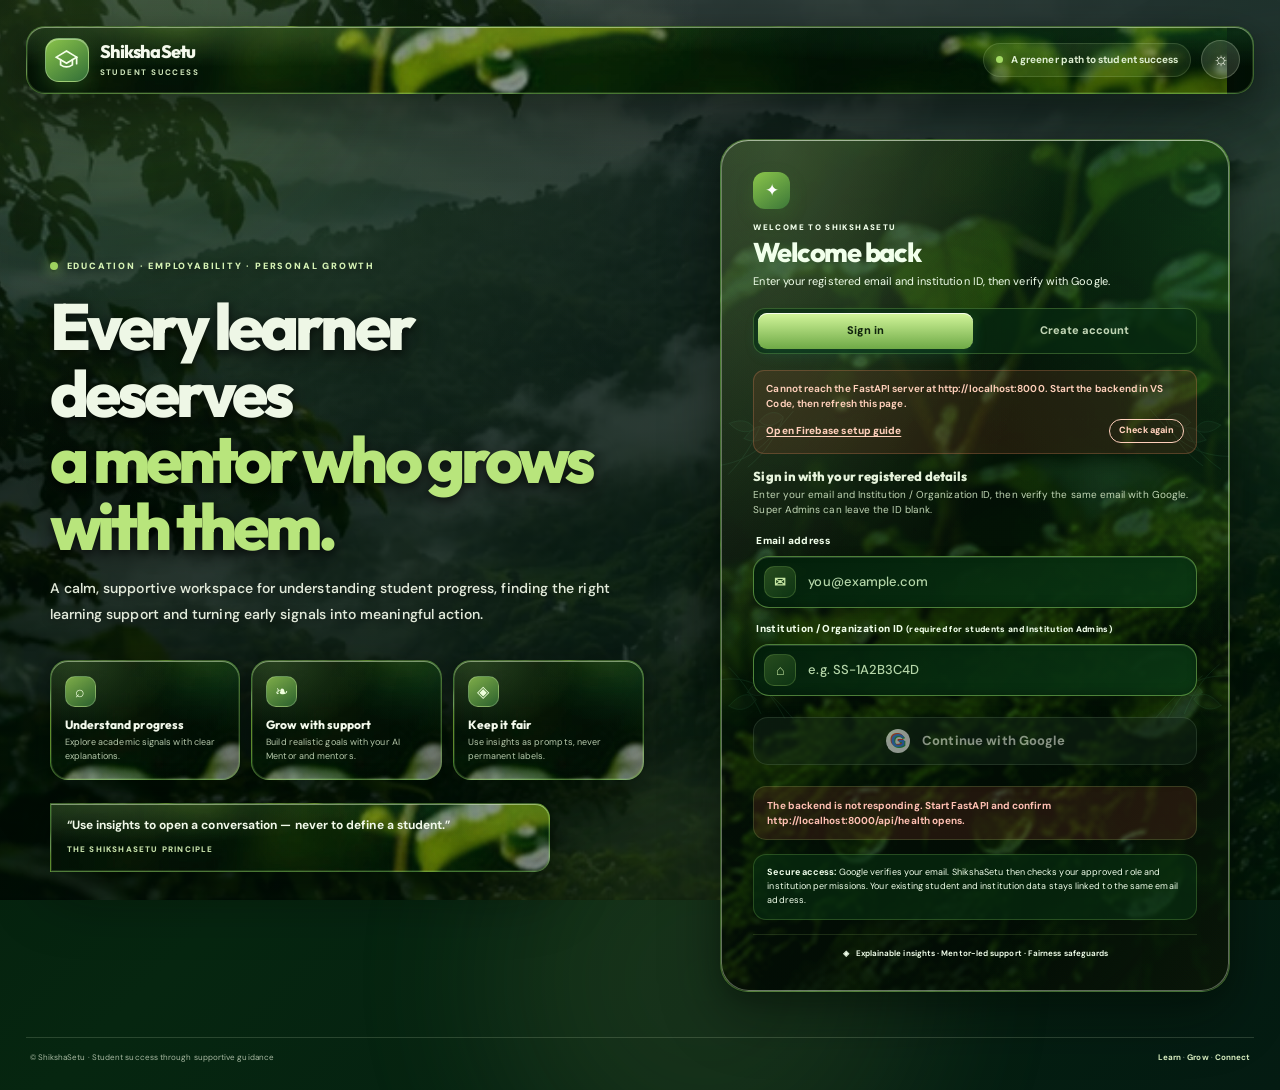
<file: institution-admin.html>
<!doctype html>
<html lang="en"><head><meta charset="utf-8"><meta name="viewport" content="width=device-width,initial-scale=1"><meta name="theme-color" content="#163d31"><title>Institution Console · ShikshaSetu</title><link rel="stylesheet" href="styles.css"><link rel="stylesheet" href="institution-portal.css">  <script src="api-config.js"></script>
  <link rel="stylesheet" href="campus-visual-polish.css">
</head>
<body class="institution-portal"><main class="ip-shell">
<header class="ip-header"><div><div class="ip-kicker">SHIKSHASETU · CAMPUS WORKSPACE</div><h1 id="ipInstitutionName">Institution Console</h1><p id="ipWelcome">Manage enrollment, student progress and learning support.</p></div><div class="ip-actions"><a class="ip-button ip-button-quiet" href="dashboard.html">Open AI workspace ↗</a><button class="ip-button" id="ipSignOut">Sign out</button></div></header>
<section class="ip-stats"><article class="ip-card"><span>Approved students</span><strong id="ipStudents">—</strong><small>In this institution</small></article><article class="ip-card"><span>Pending enrollment</span><strong id="ipPending">—</strong><small>Awaiting administrator decision</small></article><article class="ip-card"><span>Chat interactions · 30 days</span><strong id="ipChatCount">—</strong><small id="ipChatStudents">— active student accounts</small></article><article class="ip-card"><span>Retention period</span><strong id="ipRetention">—</strong><small>Conversation records</small></article></section>
<section class="ip-grid">
<article class="ip-card ip-span-2"><div class="ip-section-head"><div><h2>Student enrollment requests</h2><p>Students are not admitted until an administrator approves them.</p></div><button class="ip-button ip-button-quiet" id="ipRefreshRequests">Refresh</button></div><div class="ip-table-wrap"><table><thead><tr><th>Student</th><th>Email</th><th>Requested</th><th>Decision</th></tr></thead><tbody id="ipRequestRows"><tr><td colspan="4">Loading requests…</td></tr></tbody></table></div></article>
<article class="ip-card ip-span-2"><div class="ip-section-head"><div><h2>Student accounts and access</h2><p>View enrolled students and suspend or restore workspace access. Suspension revokes active sessions.</p></div><button class="ip-button ip-button-quiet" id="ipRefreshAccounts">Refresh students</button></div><div class="ip-table-wrap"><table><thead><tr><th>Student</th><th>Email</th><th>Student record</th><th>Status</th><th>Access</th></tr></thead><tbody id="ipStudentRows"><tr><td colspan="5">Loading student accounts…</td></tr></tbody></table></div></article>
<article class="ip-card"><div class="ip-section-head"><div><h2>Institution access</h2><p>Share this code only with enrolled students.</p></div></div><div class="ip-code" id="ipAccessCode">Loading…</div><label class="ip-field">Institution name<input id="ipNameInput" maxlength="160"></label><label class="ip-inline-field"><input id="ipEnrollmentOpen" type="checkbox" checked> Accept new student enrollment requests</label><div class="ip-actions"><button class="ip-button" id="ipSaveSettings">Save institution settings</button><button class="ip-button ip-button-quiet" id="ipRotateAccessCode" type="button">Rotate access code</button></div><p class="ip-status" id="ipSettingsStatus" role="status"></p><p class="ip-help">This workspace has a separate institution ID and isolated student records. The access code is used only to request enrollment; approval is still required.</p></article>
<article class="ip-card ip-span-2"><div class="ip-section-head"><div><h2>AI companion usage analytics</h2><p>Usage trends are institution-scoped. Sentiment cues are not psychological diagnoses.</p></div><label class="ip-inline-field">Period<select id="ipAnalyticsDays"><option value="7">7 days</option><option value="30" selected>30 days</option><option value="90">90 days</option></select></label></div><div class="ip-chart-grid"><div><h3>Frequently discussed topics</h3><div id="ipTopicChart" class="ip-bars"></div></div><div><h3>Message tone cues</h3><div id="ipSentimentChart" class="ip-bars"></div></div></div><p class="ip-help" id="ipAnalyticsNote">The current companion uses transparent topic and tone rules. The separate academic Random Forest handles the defined academic-risk outcome.</p><h3>Student engagement patterns · scikit-learn KMeans clustering</h3><div class="ip-table-wrap"><table><thead><tr><th>Student</th><th>Interactions</th><th>Active days</th><th>Topics</th><th>Activity group</th></tr></thead><tbody id="ipEngagementRows"><tr><td colspan="5">Loading usage patterns…</td></tr></tbody></table></div></article>
<article class="ip-card ip-span-2"><div class="ip-section-head"><div><h2>Recent chatbot conversation records</h2><p>Only authorised administrators can access transcripts. Each review is recorded in the institutional audit log.</p></div><div class="ip-review-control"><input id="ipChatReviewReason" minlength="10" maxlength="300" required placeholder="Reason for review (10–300 characters)" aria-label="Reason for reviewing retained chatbot conversations"><button class="ip-button ip-button-quiet" id="ipRefreshChats">Review retained conversations</button></div></div><div class="ip-table-wrap"><table><thead><tr><th>Student</th><th>Topic</th><th>Tone cue</th><th>Time</th><th>Conversation</th></tr></thead><tbody id="ipChatRows"><tr><td colspan="5">Open review to load retained records.</td></tr></tbody></table></div></article>
<article class="ip-card ip-span-2"><div class="ip-section-head"><div><h2>Student progress synchronization</h2><p>Check-ins submitted in student dashboards are stored centrally and appear here.</p></div><button class="ip-button ip-button-quiet" id="ipRefreshProgress">Refresh progress</button></div><div class="ip-table-wrap"><table><thead><tr><th>Student</th><th>Attendance</th><th>Assignments</th><th>Problems</th><th>Study hours</th><th>Saved</th></tr></thead><tbody id="ipProgressRows"><tr><td colspan="6">Loading student progress…</td></tr></tbody></table></div></article>
<article class="ip-card ip-span-2"><div class="ip-section-head"><div><h2>Institution audit history</h2><p>Authentication, enrollment decisions, settings changes and sensitive conversation reviews.</p></div><button class="ip-button ip-button-quiet" id="ipRefreshAudit">Refresh audit history</button></div><div class="ip-table-wrap"><table><thead><tr><th>Action</th><th>Actor ID</th><th>Subject ID</th><th>Details</th><th>Time</th></tr></thead><tbody id="ipAuditRows"><tr><td colspan="5">Loading audit history…</td></tr></tbody></table></div></article>
</section><footer class="ip-footer">ShikshaSetu · Institutional records are visible only to authenticated, authorised users in this workspace.</footer>
</main><script src="institution-admin.js"></script></body></html>
</file>
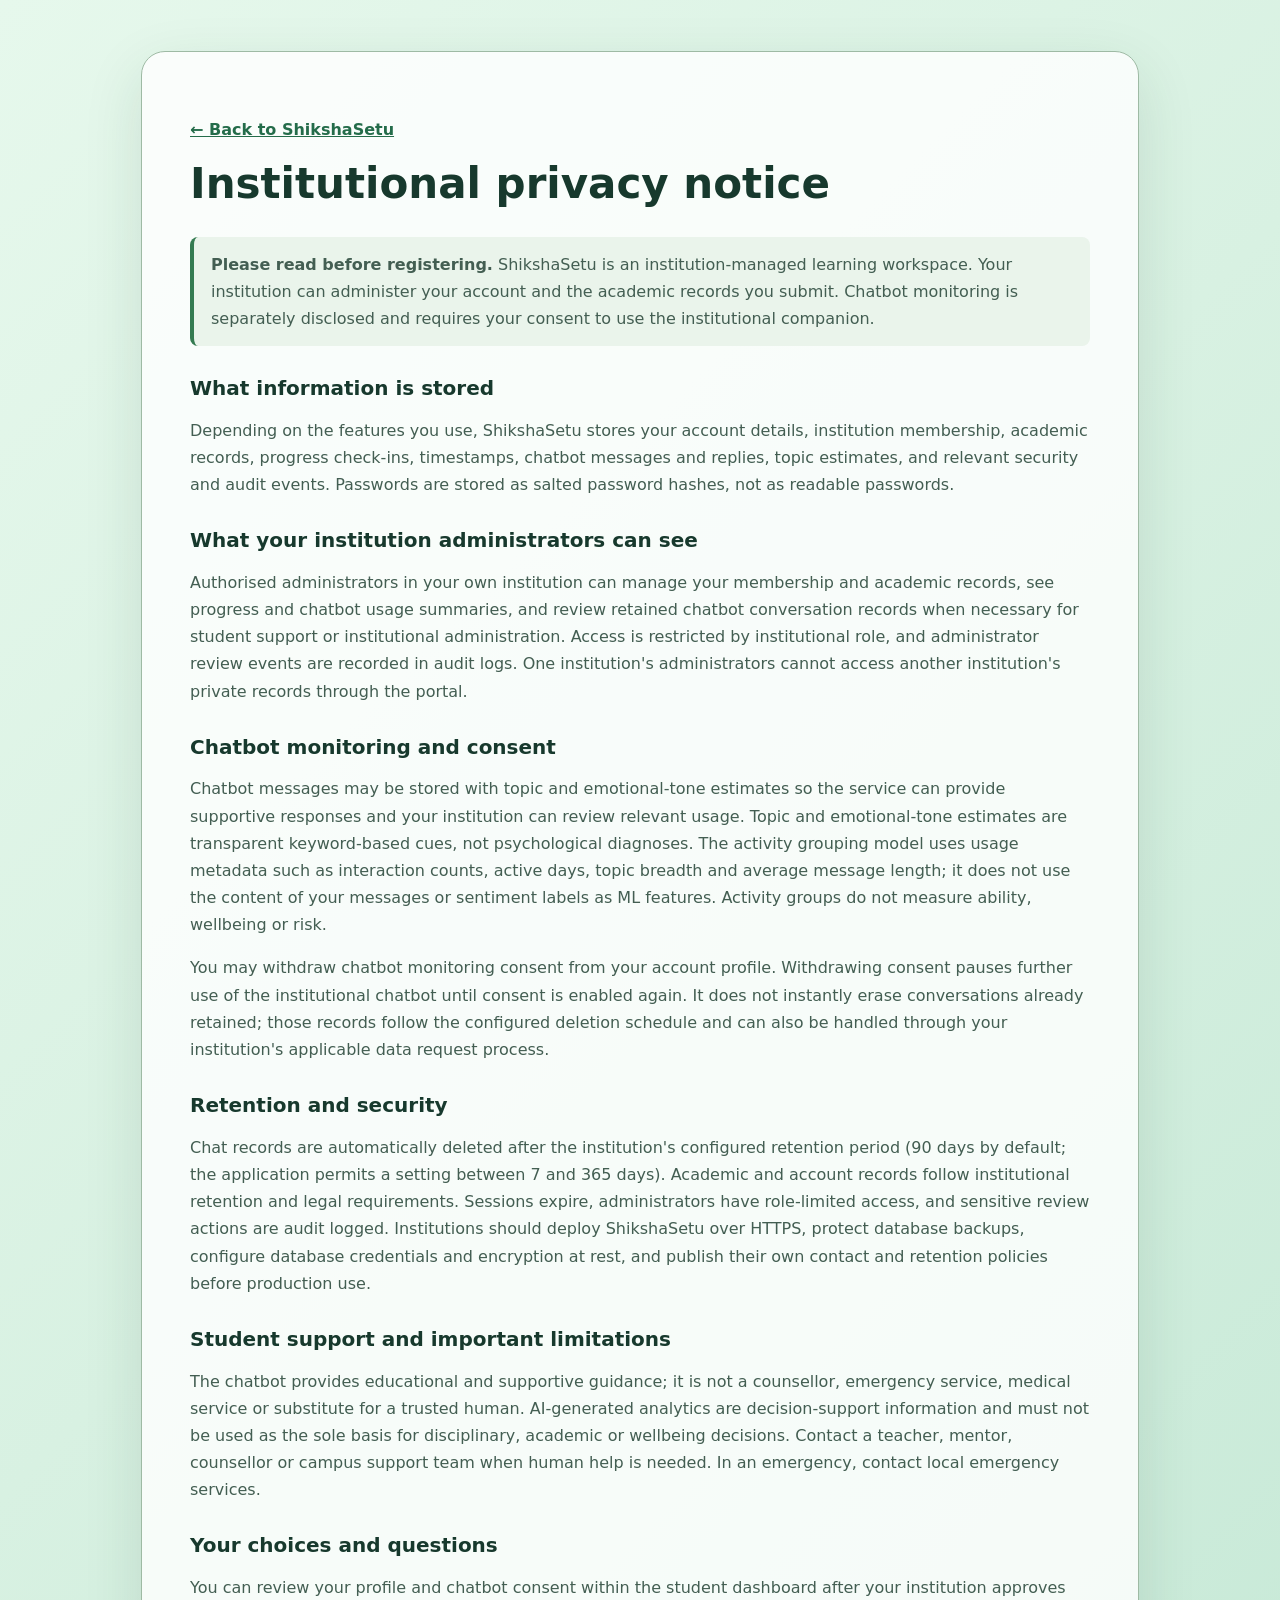
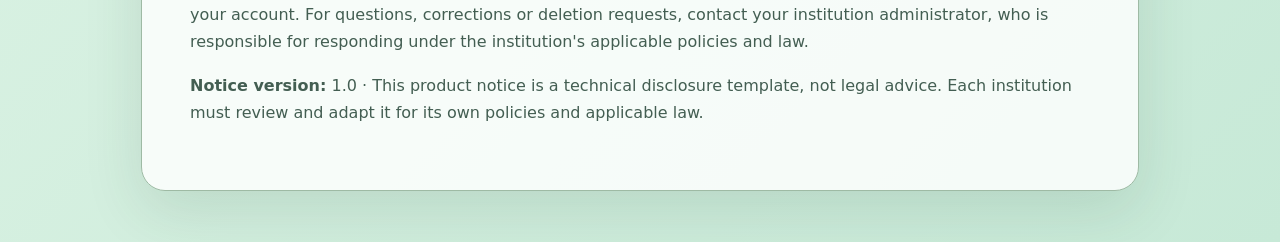
<file: privacy-notice.html>
<!doctype html>
<html lang="en">
<head>
  <meta charset="utf-8">
  <meta name="viewport" content="width=device-width,initial-scale=1">
  <meta name="theme-color" content="#e8f3e9">
  <title>Institutional Privacy Notice · ShikshaSetu</title>
  <link rel="stylesheet" href="login.css">
  <link rel="stylesheet" href="campus-visual-polish.css">
  <style>
    body{margin:0;padding:clamp(18px,4vw,56px);color:#193d31;background:#e8f3e9;font-family:system-ui,-apple-system,"Segoe UI",sans-serif}
    main{max-width:900px;margin:0 auto;padding:clamp(22px,4vw,48px);border:1px solid #9ebaa4;border-radius:24px;background:rgba(255,255,255,.82);box-shadow:0 20px 60px rgba(22,68,43,.12)}
    h1{margin-top:0;font-size:clamp(28px,4vw,42px)}h2{margin-top:30px;font-size:20px}p,li{line-height:1.7;color:#435e52}a{color:#246c4a;font-weight:700}.notice{padding:14px 17px;border-left:4px solid #347b51;background:#eaf4eb;border-radius:8px}
  </style>
</head>
<body><main>
  <p><a href="index.html">← Back to ShikshaSetu</a></p>
  <h1>Institutional privacy notice</h1>
  <p class="notice"><b>Please read before registering.</b> ShikshaSetu is an institution-managed learning workspace. Your institution can administer your account and the academic records you submit. Chatbot monitoring is separately disclosed and requires your consent to use the institutional companion.</p>
  <h2>What information is stored</h2>
  <p>Depending on the features you use, ShikshaSetu stores your account details, institution membership, academic records, progress check-ins, timestamps, chatbot messages and replies, topic estimates, and relevant security and audit events. Passwords are stored as salted password hashes, not as readable passwords.</p>
  <h2>What your institution administrators can see</h2>
  <p>Authorised administrators in your own institution can manage your membership and academic records, see progress and chatbot usage summaries, and review retained chatbot conversation records when necessary for student support or institutional administration. Access is restricted by institutional role, and administrator review events are recorded in audit logs. One institution's administrators cannot access another institution's private records through the portal.</p>
  <h2>Chatbot monitoring and consent</h2>
  <p>Chatbot messages may be stored with topic and emotional-tone estimates so the service can provide supportive responses and your institution can review relevant usage. Topic and emotional-tone estimates are transparent keyword-based cues, not psychological diagnoses. The activity grouping model uses usage metadata such as interaction counts, active days, topic breadth and average message length; it does not use the content of your messages or sentiment labels as ML features. Activity groups do not measure ability, wellbeing or risk.</p>
  <p>You may withdraw chatbot monitoring consent from your account profile. Withdrawing consent pauses further use of the institutional chatbot until consent is enabled again. It does not instantly erase conversations already retained; those records follow the configured deletion schedule and can also be handled through your institution's applicable data request process.</p>
  <h2>Retention and security</h2>
  <p>Chat records are automatically deleted after the institution's configured retention period (90 days by default; the application permits a setting between 7 and 365 days). Academic and account records follow institutional retention and legal requirements. Sessions expire, administrators have role-limited access, and sensitive review actions are audit logged. Institutions should deploy ShikshaSetu over HTTPS, protect database backups, configure database credentials and encryption at rest, and publish their own contact and retention policies before production use.</p>
  <h2>Student support and important limitations</h2>
  <p>The chatbot provides educational and supportive guidance; it is not a counsellor, emergency service, medical service or substitute for a trusted human. AI-generated analytics are decision-support information and must not be used as the sole basis for disciplinary, academic or wellbeing decisions. Contact a teacher, mentor, counsellor or campus support team when human help is needed. In an emergency, contact local emergency services.</p>
  <h2>Your choices and questions</h2>
  <p>You can review your profile and chatbot consent within the student dashboard after your institution approves your account. For questions, corrections or deletion requests, contact your institution administrator, who is responsible for responding under the institution's applicable policies and law.</p>
  <p><b>Notice version:</b> 1.0 · This product notice is a technical disclosure template, not legal advice. Each institution must review and adapt it for its own policies and applicable law.</p>
</main></body></html>
</file>
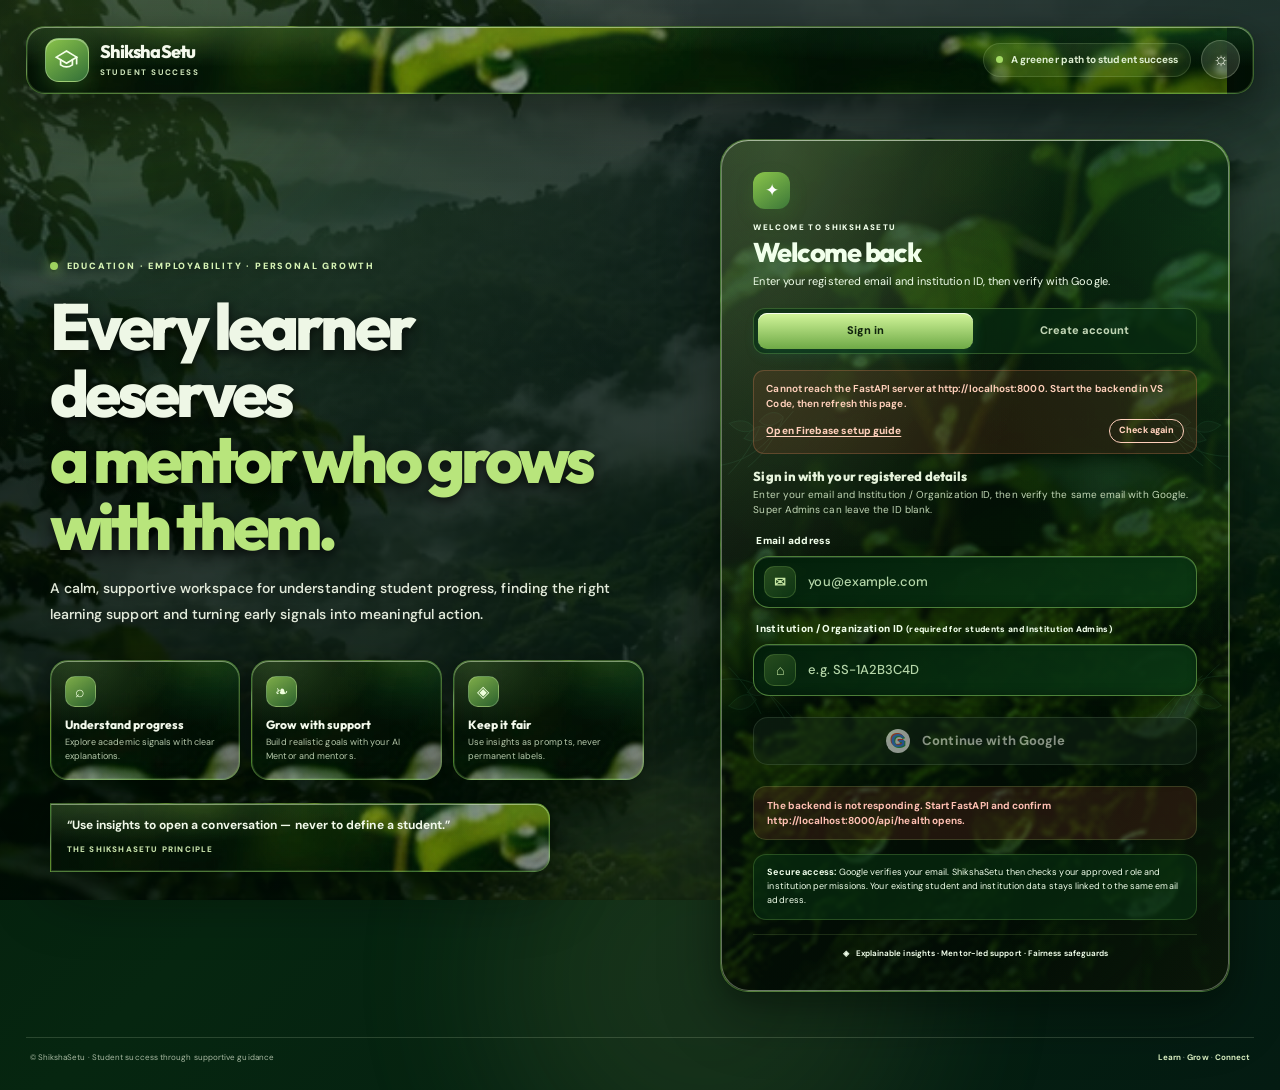
<file: super-admin.html>
<!doctype html>
<html lang="en"><head><meta charset="utf-8"><meta name="viewport" content="width=device-width,initial-scale=1"><title>Platform Administration · ShikshaSetu</title><link rel="stylesheet" href="styles.css"><link rel="stylesheet" href="institution-portal.css">  <script src="api-config.js"></script>
  <link rel="stylesheet" href="campus-visual-polish.css">
</head>
<body class="institution-portal"><main class="ip-shell"><header class="ip-header"><div><div class="ip-kicker">SHIKSHASETU · PLATFORM LEVEL</div><h1>Super Admin Console</h1><p>Create and manage isolated institutional workspaces.</p></div><div class="ip-actions"><button class="ip-button" id="ipSuperSignOut">Sign out</button></div></header>
<section class="ip-grid ip-super-grid"><article class="ip-card"><h2>Create an institution workspace</h2><p>Each institution receives an Organization ID and a first administrator linked to a verified Google email.</p><form id="ipCreateInstitution" class="ip-form"><label class="ip-field">Institution name<input id="ipNewInstitutionName" maxlength="160" required placeholder="Example College"></label><label class="ip-field">First administrator name<input id="ipNewAdminName" maxlength="120" required></label><label class="ip-field">Administrator Google email<input id="ipNewAdminEmail" type="email" maxlength="180" required placeholder="admin@example.edu"><small>This must be the same Google email the institution administrator will use to sign in.</small></label><button class="ip-button" type="submit">Create institution + admin</button><p id="ipCreateStatus" class="ip-status" role="status"></p></form><div id="ipCreatedCredentials" class="ip-created" hidden></div></article>
<article class="ip-card"><h2>Platform academic model</h2><p>The academic Random Forest is trained only from approved, labelled longitudinal snapshots. It is separate from chatbot activity analytics.</p><div class="ip-model-status"><b id="ipModelState">Checking model status…</b><small id="ipModelVersion">No model version loaded</small></div><form id="ipModelTrainForm" class="ip-form"><label class="ip-field">Approved labelled CSV dataset<input id="ipModelFile" type="file" accept=".csv,text/csv" required><small>At least 100 labelled snapshots and 30 distinct pseudonymous student keys are required by the current prototype guard.</small></label><button class="ip-button" id="ipModelTrainButton" type="submit">Train / replace academic model</button><p class="ip-status" id="ipModelStatus" role="status"></p></form><div id="ipModelMetrics" class="ip-model-metrics">No training metrics available yet.</div><a class="ip-button ip-button-quiet" href="backend-fastapi/training-template.csv" download>Download CSV template</a></article>
<article class="ip-card"><h2>Platform governance</h2><p>Super Admin manages institution provisioning. Institution administrators manage only their own campus workspace, students and analytics.</p><ul class="ip-governance"><li>Institution IDs scope student and academic records.</li><li>Students require administrator approval before access.</li><li>Chat access and review events are audit logged.</li><li>Conversation records expire under the configured retention policy.</li><li>Academic model training remains restricted to the platform Super Admin.</li></ul><p class="ip-help">Do not share Super Admin credentials. Create separate institution administrators for each college.</p></article>
<article class="ip-card ip-span-2"><div class="ip-section-head"><div><h2>Institution registry</h2><p>Provisioned campuses and their enrollment status.</p></div><button class="ip-button ip-button-quiet" id="ipReloadInstitutions">Refresh registry</button></div><div class="ip-table-wrap"><table><thead><tr><th>Institution</th><th>Access code</th><th>Admins</th><th>Students</th><th>Pending</th><th>Status</th><th>Action</th></tr></thead><tbody id="ipInstitutionRows"><tr><td colspan="7">Loading institutions…</td></tr></tbody></table></div></article></section><footer class="ip-footer">Platform administration · Every institution has an isolated workspace.</footer></main><script src="super-admin.js"></script></body></html>
</file>
<file: styles.css>
/* ShikshaSetu — glass UI inspired by the supplied AnnSetu reference */
:root{--bg:#f4f7fb;--bg2:#eaf0f7;--text:#18202a;--muted:#718096;--muted2:#9aa5b4;--primary:#3157d5;--primary2:#2749bd;--green:#16845b;--amber:#b7791f;--red:#c45151;--violet:#8065c7;--surface:rgba(255,255,255,var(--glass-alpha));--surface-strong:rgba(255,255,255,.86);--surface-soft:rgba(255,255,255,.52);--border:rgba(255,255,255,.78);--border-soft:rgba(20,30,50,.09);--glass-blur:18px;--glass-alpha:.72;--shadow:0 18px 50px rgba(38,55,85,.09),inset 0 1px 0 rgba(255,255,255,.78);--shadow-sm:0 8px 24px rgba(38,55,85,.07);--page:linear-gradient(135deg,#f4f7fb 0%,#eef2f7 52%,#e9eef5 100%);--field:rgba(255,255,255,.68);--sidebar:rgba(255,255,255,.56);--radius:22px}
body.no-glow .ambient{opacity:0!important}
html[data-theme=dark]{--bg:#111824;--bg2:#172131;--text:#edf2fa;--muted:#a1adbf;--muted2:#75849a;--primary:#8aa4ff;--primary2:#a8b9ff;--green:#65c69b;--amber:#e5b65e;--red:#f08b8b;--violet:#b4a0f1;--surface:rgba(26,38,56,var(--glass-alpha));--surface-strong:rgba(31,45,66,.92);--surface-soft:rgba(30,44,64,.55);--border:rgba(255,255,255,.13);--border-soft:rgba(255,255,255,.10);--shadow:0 18px 55px rgba(0,0,0,.25),inset 0 1px 0 rgba(255,255,255,.10);--shadow-sm:0 8px 24px rgba(0,0,0,.18);--page:linear-gradient(135deg,#111824 0%,#172131 55%,#1b2638 100%);--field:rgba(14,23,36,.55);--sidebar:rgba(20,31,47,.68)}
*{box-sizing:border-box}html{min-width:320px;scroll-behavior:smooth}body{margin:0;min-height:100vh;background:var(--page);color:var(--text);font-family:"DM Sans",sans-serif;font-size:14px;line-height:1.55;overflow-x:hidden;transition:background .25s,color .25s}button,input,select,textarea{font:inherit}button{cursor:pointer}button:focus-visible,input:focus-visible,select:focus-visible,textarea:focus-visible{outline:3px solid color-mix(in srgb,var(--primary) 35%,transparent);outline-offset:2px}.ambient{position:fixed;z-index:0;pointer-events:none;width:440px;height:440px;border-radius:50%;filter:blur(80px);opacity:.32}.ambient-a{top:-230px;left:-120px;background:#8fb4ff}.ambient-b{top:100px;right:-260px;background:#a9e3d0}.ambient-c{bottom:-300px;left:38%;background:#c5b5f4}html[data-theme=dark] .ambient{opacity:.12}
.app-shell{position:relative;z-index:1;display:flex;min-height:100vh;padding:18px;gap:18px}.glass{background:var(--surface);border:1px solid var(--border);box-shadow:var(--shadow);backdrop-filter:blur(var(--glass-blur)) saturate(135%);-webkit-backdrop-filter:blur(var(--glass-blur)) saturate(135%)}
.sidebar{width:248px;flex:0 0 248px;min-height:calc(100vh - 36px);border-radius:25px;padding:23px 15px 16px;display:flex;flex-direction:column;background:var(--sidebar);position:sticky;top:18px;height:calc(100vh - 36px);z-index:20}.brand{display:flex;align-items:center;gap:11px;text-decoration:none;color:var(--text);padding:2px 8px 29px}.brand-mark{width:42px;height:42px;border-radius:14px;display:grid;place-items:center;background:linear-gradient(145deg,#466ce2,#6d8cf1);color:white;box-shadow:0 8px 20px #3157d533}.brand-mark svg{width:27px}.brand strong{font:800 17px "Plus Jakarta Sans";letter-spacing:-.5px;display:block}.brand small{font-size:9px;letter-spacing:1.5px;color:var(--muted);font-weight:700}.workspace-label,.eyebrow{font-size:10px;letter-spacing:1.5px;font-weight:800;color:var(--muted);margin:0 10px 10px}.nav-list{display:grid;gap:5px}.nav-item{border:0;background:transparent;color:var(--muted);width:100%;display:flex;align-items:center;gap:12px;padding:11px 12px;border-radius:13px;text-align:left;font-weight:600;transition:.2s}.nav-item:hover{background:var(--surface-soft);color:var(--text)}.nav-item.active{background:linear-gradient(110deg,rgba(49,87,213,.13),rgba(49,87,213,.055));color:var(--primary);box-shadow:inset 3px 0 var(--primary)}.nav-icon{width:21px;text-align:center;font-size:18px}.nav-count{margin-left:auto;background:var(--surface-strong);padding:2px 8px;border-radius:20px;font-size:11px}.sidebar-bottom{margin-top:auto}.help-card{padding:15px;border-radius:17px;background:linear-gradient(145deg,rgba(49,87,213,.10),rgba(22,132,91,.07));border:1px solid var(--border-soft);margin:18px 1px 14px}.help-icon{display:grid;place-items:center;width:28px;height:28px;background:var(--surface-strong);color:var(--primary);border-radius:9px;margin-bottom:10px}.help-card strong{font:700 12px "Plus Jakarta Sans"}.help-card p{font-size:11px;color:var(--muted);margin:5px 0 0;line-height:1.55}.profile-mini{display:flex;align-items:center;gap:10px;padding:14px 7px 2px;border-top:1px solid var(--border-soft);margin-top:8px}.avatar{width:34px;height:34px;border-radius:50%;display:grid;place-items:center;background:linear-gradient(140deg,#d9e4ff,#b6c9ff);color:#2848a4;font-weight:800;font-size:11px}.profile-mini strong,.profile-mini small{display:block}.profile-mini strong{font-size:11px}.profile-mini small{font-size:10px;color:var(--muted)}.online-dot{width:7px;height:7px;border-radius:50%;background:#2bb982;margin-left:auto}
.main-area{min-width:0;flex:1;display:flex;flex-direction:column}.topbar{height:58px;display:flex;align-items:center;justify-content:space-between;padding:0 7px 0 9px;margin-bottom:19px}.crumb{display:flex;align-items:center;gap:10px;color:var(--muted);font-size:12px}.crumb b{color:var(--muted2);font-weight:400}.crumb strong{color:var(--text);font-weight:700}.top-actions{display:flex;align-items:center;gap:10px}.api-status{display:flex;align-items:center;gap:7px;font-size:11px;color:var(--muted);padding:8px 11px;border:1px solid var(--border-soft);border-radius:30px;background:var(--surface-soft)}.api-status i{width:7px;height:7px;border-radius:50%;background:#d7a340}.api-status.online i{background:#2cb67d}.api-status.offline i{background:#d97777}.icon-button{width:36px;height:36px;border-radius:12px;border:1px solid var(--border-soft);background:var(--surface);color:var(--text);font-size:18px;display:grid;place-items:center;box-shadow:inset 0 1px 0 var(--border);transition:.2s}.icon-button:hover{transform:translateY(-1px);box-shadow:var(--shadow-sm)}.mobile-menu{display:none}.primary-button,.secondary-button,.upload-button,.hero-button{border:0;border-radius:12px;padding:11px 16px;font-weight:700;font-size:12px;display:inline-flex;align-items:center;justify-content:center;gap:8px;transition:.2s}.primary-button{background:linear-gradient(135deg,#4268df,#3157d5);color:white;box-shadow:0 7px 18px rgba(49,87,213,.22)}.primary-button:hover,.hero-button:hover{transform:translateY(-2px);box-shadow:0 10px 22px rgba(49,87,213,.28)}.primary-button.compact{padding:9px 13px}.secondary-button,.upload-button{background:var(--surface);border:1px solid var(--border-soft);color:var(--text);box-shadow:inset 0 1px 0 var(--border)}.secondary-button:hover,.upload-button:hover{border-color:var(--primary);color:var(--primary)}.page-wrap{width:100%;max-width:1500px;margin:0 auto;flex:1}.page{display:none;animation:fadeIn .25s ease}.page.active{display:block}@keyframes fadeIn{from{opacity:0;transform:translateY(5px)}to{opacity:1;transform:none}}h1,h2,h3,p{margin-top:0}h1,h2,h3{font-family:"Plus Jakarta Sans",sans-serif;letter-spacing:-.6px}h1{font-size:clamp(27px,3vw,35px);line-height:1.2;margin:4px 0 8px;font-weight:800}.page-subtitle{color:var(--muted);font-size:13px;margin:0 0 22px}.eyebrow{margin:0 0 9px;color:var(--primary)}.eyebrow-dot{display:inline-block;width:6px;height:6px;border-radius:50%;background:var(--green);margin:0 6px 1px 0}.welcome-row,.page-title-row{display:flex;align-items:flex-end;justify-content:space-between;gap:18px}.wave{font-size:20px;color:#e4ae51;margin-left:10px}.date-chip,.soft-pill{font-size:11px;color:var(--muted);padding:8px 12px;border-radius:30px;background:var(--surface-soft);border:1px solid var(--border-soft);white-space:nowrap}.hero-panel{position:relative;overflow:hidden;min-height:232px;border-radius:25px;padding:30px 34px;margin:7px 0 27px;display:flex;align-items:center;background:linear-gradient(110deg,rgba(255,255,255,.78),rgba(229,239,255,.60) 55%,rgba(221,245,236,.57))}.hero-copy{position:relative;z-index:2;max-width:490px}.hero-kicker{font-size:9px;font-weight:800;letter-spacing:1.8px;color:var(--primary)}html[data-theme=dark] .hero-panel{background:linear-gradient(110deg,rgba(34,48,69,.92),rgba(36,53,77,.82) 55%,rgba(29,62,57,.78))}.hero-copy h2{font-size:clamp(24px,3vw,33px);line-height:1.2;margin:10px 0;color:#202d48}.hero-copy h2 em{font-style:normal;color:#4268d6}.hero-copy p{color:#68758b;max-width:400px;font-size:12px;margin:0 0 17px}.hero-button{background:#3157d5;color:#fff;padding:10px 15px}.hero-button span{font-size:17px}.hero-art{position:absolute;right:5%;top:0;width:40%;height:100%;min-width:250px}.orbit{position:absolute;border:1px solid rgba(77,111,194,.18);border-radius:50%;width:240px;height:240px;right:12%;top:-3px}.orbit-two{width:180px;height:180px;right:20%;top:28px;border-style:dashed}.hero-orb{position:absolute;width:125px;height:125px;right:25%;top:48px;border-radius:38% 62% 57% 43%;background:linear-gradient(145deg,rgba(101,143,238,.24),rgba(93,197,157,.24));filter:blur(1px);transform:rotate(-18deg)}.hero-book{position:absolute;right:34%;top:61px;width:85px;height:100px;border-radius:10px 17px 17px 10px;background:linear-gradient(130deg,#fff,#e5ecff);box-shadow:12px 14px 25px rgba(50,75,135,.17);transform:rotate(8deg);padding:24px 12px}.book-line{height:4px;background:#9eb4ed;border-radius:5px;margin-bottom:8px;width:48px}.book-line.short{width:32px}.book-leaf{position:absolute;right:8px;bottom:7px;color:#5e9d85;font-size:23px}.hero-spark{position:absolute;color:#7293e5;font-size:24px}.spark-one{right:12%;top:43px}.spark-two{right:48%;bottom:34px}.hero-stat{position:absolute;right:0;bottom:20px;background:rgba(255,255,255,.78);border:1px solid white;padding:9px 13px;border-radius:13px;box-shadow:0 8px 20px #405a8817}.hero-stat span,.hero-stat strong{display:block}.hero-stat span{font-size:9px;color:#77849a}.hero-stat strong{font-size:11px;color:#263754}.section-heading,.panel-heading{display:flex;justify-content:space-between;align-items:center;gap:12px}.section-heading{margin-bottom:12px}.section-heading h2{font-size:17px;margin:0 0 3px}.section-heading p,.panel-heading p{font-size:11px;color:var(--muted);margin:0}.text-button{border:0;background:transparent;color:var(--primary);font-weight:700;font-size:11px;padding:7px}.stats-grid{display:grid;grid-template-columns:repeat(4,minmax(0,1fr));gap:13px;margin-bottom:17px}.stat-card{border-radius:18px;padding:17px 18px}.stat-top{display:flex;justify-content:space-between;align-items:center;color:var(--muted);font-size:11px;font-weight:600}.stat-icon{width:30px;height:30px;border-radius:10px;display:grid;place-items:center;font-size:16px}.blue{background:rgba(65,103,220,.11);color:var(--primary)}.amber{background:rgba(210,155,54,.13);color:var(--amber)}.violet{background:rgba(128,101,199,.13);color:var(--violet)}.green{background:rgba(22,132,91,.12);color:var(--green)}.stat-card>strong{font:800 28px "Plus Jakarta Sans";display:block;margin:7px 0 0;letter-spacing:-1px}.stat-card>small{font-size:10px;color:var(--muted)}.dashboard-grid{display:grid;grid-template-columns:1.45fr 1fr;gap:15px;margin-bottom:16px}.panel{border-radius:19px;padding:19px;margin-bottom:16px;min-width:0}.panel-heading{margin-bottom:15px}.panel-heading h3{font-size:14px;margin:0 0 3px}.chart-wrap{position:relative}.chart-wrap canvas{width:100%;max-height:210px}.chart-legend{display:flex;justify-content:center;gap:20px;flex-wrap:wrap;margin-top:7px;color:var(--muted);font-size:10px}.legend-dot{display:inline-block;width:7px;height:7px;border-radius:50%;margin-right:6px}.legend-dot.high{background:#d77b72}.legend-dot.medium{background:#d8a44d}.legend-dot.low{background:#4eaa83}.sparkle{color:#d4a64f;font-size:19px}.quick-action{width:100%;display:flex;align-items:center;gap:11px;text-align:left;padding:11px 0;border:0;border-top:1px solid var(--border-soft);background:transparent;color:var(--text)}.quick-action:first-of-type{border-top:0}.quick-action>span:nth-child(2){flex:1}.quick-action b,.quick-action small{display:block}.quick-action b{font-size:11px}.quick-action small{font-size:10px;color:var(--muted);margin-top:2px}.quick-action>i{font-style:normal;color:var(--muted)}.quick-icon{width:34px;height:34px;display:grid;place-items:center;border-radius:11px;font-size:17px}.qi-blue{background:rgba(65,103,220,.11);color:var(--primary)}.qi-green{background:rgba(22,132,91,.11);color:var(--green)}.qi-violet{background:rgba(128,101,199,.12);color:var(--violet)}.recent-panel{padding-bottom:7px}.table-wrap{width:100%;overflow:auto}table{border-collapse:collapse;width:100%;min-width:650px}th{text-align:left;color:var(--muted2);font-size:9px;letter-spacing:.8px;font-weight:800;padding:10px 12px;border-bottom:1px solid var(--border-soft);white-space:nowrap}td{padding:12px;border-bottom:1px solid var(--border-soft);font-size:11px;white-space:nowrap}tbody tr:last-child td{border-bottom:0}tbody tr:hover{background:var(--surface-soft)}.student-cell{display:flex;align-items:center;gap:9px}.student-avatar{width:31px;height:31px;border-radius:11px;background:linear-gradient(145deg,#e0e9ff,#c7d6ff);color:#3654aa;display:grid;place-items:center;font-weight:800;font-size:10px}.student-cell b,.student-cell small{display:block}.student-cell b{font-size:11px}.student-cell small{color:var(--muted);font-size:9px}.band{display:inline-flex;align-items:center;gap:5px;padding:5px 9px;border-radius:20px;font-size:9px;font-weight:800}.band:before{content:"";width:5px;height:5px;border-radius:50%;background:currentColor}.band.high{background:rgba(212,103,103,.12);color:var(--red)}.band.medium{background:rgba(205,151,58,.13);color:var(--amber)}.band.low{background:rgba(22,132,91,.12);color:var(--green)}.band.none{background:var(--surface-soft);color:var(--muted)}.row-action{border:0;background:transparent;color:var(--primary);font-weight:700;font-size:10px}.empty-cell{text-align:center;color:var(--muted);padding:28px}.notice{display:flex;align-items:flex-start;gap:11px;padding:13px 16px;border-radius:14px;background:rgba(49,87,213,.055);border:1px solid rgba(49,87,213,.12);color:var(--muted);margin:14px 0 18px}.notice>span{color:var(--primary);font-size:16px}.notice p{font-size:10px;margin:0;line-height:1.6}.notice b{color:var(--text)}
.page-title-row{margin-bottom:5px}.filters-panel{display:flex;align-items:center;gap:10px;padding:12px;margin:5px 0 14px}.search-field{flex:1;display:flex;align-items:center;gap:8px;border:1px solid var(--border-soft);border-radius:11px;background:var(--field);padding:0 11px;min-width:170px}.search-field span{font-size:20px;color:var(--muted)}.search-field input{border:0;outline:0!important;background:transparent;color:var(--text);padding:10px 0;width:100%;font-size:11px}.filters-panel select,.field-label input,.field-label select,.field-label textarea{border:1px solid var(--border-soft);background:var(--field);border-radius:11px;padding:10px 11px;color:var(--text);min-width:0;width:100%;font-size:11px}.filters-panel select{width:auto;min-width:165px}.upload-button{white-space:nowrap;cursor:pointer;padding:10px 13px;font-size:11px}.student-table-panel{padding-bottom:6px}.intervention-intro{display:flex;gap:15px;align-items:center;padding:19px 21px;border-radius:18px;margin:20px 0;background:linear-gradient(110deg,rgba(49,87,213,.09),rgba(22,132,91,.07))}.intro-icon{width:43px;height:43px;border-radius:14px;background:var(--surface-strong);color:var(--green);display:grid;place-items:center;font-size:23px}.intervention-intro h3{font-size:14px;margin:0 0 4px}.intervention-intro p{color:var(--muted);font-size:11px;margin:0}.intervention-grid{display:grid;grid-template-columns:repeat(2,minmax(0,1fr));gap:14px}.intervention-card{padding:20px;border-radius:18px}.intervention-card .intervention-icon{width:38px;height:38px;border-radius:12px;display:grid;place-items:center;background:rgba(49,87,213,.1);color:var(--primary);font-size:18px;margin-bottom:13px}.intervention-card h3{font-size:14px;margin:0 0 6px}.intervention-card p{font-size:11px;color:var(--muted);line-height:1.6;margin:0 0 14px}.tag-row{display:flex;gap:6px;flex-wrap:wrap}.tag{font-size:9px;padding:5px 8px;border-radius:20px;background:var(--surface-soft);color:var(--muted);border:1px solid var(--border-soft)}.mentor-layout{display:grid;grid-template-columns:minmax(300px,.9fr) minmax(0,1.1fr);gap:15px;margin-top:18px}.feedback-form-panel,.feedback-history-panel{padding:21px}.form-symbol{width:34px;height:34px;display:grid;place-items:center;border-radius:11px;background:rgba(49,87,213,.1);color:var(--primary);font-size:17px}.field-label{display:block;font-size:10px;font-weight:700;color:var(--muted);margin-bottom:13px}.field-label input,.field-label select,.field-label textarea{display:block;margin-top:6px;font-weight:400;resize:vertical}.field-label input:focus,.field-label select:focus,.field-label textarea:focus{border-color:var(--primary);box-shadow:0 0 0 3px rgba(49,87,213,.09);outline:0}.field-label textarea::placeholder,.field-label input::placeholder{color:var(--muted2)}.full-width{width:100%;margin-top:3px}.feedback-list{display:grid;gap:10px}.feedback-entry{padding:13px;border:1px solid var(--border-soft);border-radius:13px;background:var(--surface-soft)}.feedback-entry-head{display:flex;justify-content:space-between;gap:10px}.feedback-entry b{font-size:11px}.feedback-entry small{font-size:9px;color:var(--muted)}.feedback-entry p{font-size:10px;color:var(--muted);margin:8px 0 0;white-space:pre-wrap}.feedback-entry .action-note{color:var(--text);margin-top:5px}.empty-state{padding:25px;text-align:center;color:var(--muted);font-size:11px}.fairness-notice{margin:19px 0}.fairness-panel,.safeguard-panel{padding:20px}.fairness-group{display:grid;grid-template-columns:1.1fr 1fr 1fr;align-items:center;gap:12px;padding:13px 8px;border-top:1px solid var(--border-soft);font-size:11px}.fairness-group.head{border:0;color:var(--muted2);font-size:9px;font-weight:800;letter-spacing:.8px}.fairness-group strong{font-size:12px}.rate-track{height:7px;border-radius:20px;background:var(--surface-soft);overflow:hidden;margin-top:5px}.rate-track span{height:100%;display:block;border-radius:20px;background:linear-gradient(90deg,#6d91eb,#4eaa83)}.safeguard-grid{display:grid;grid-template-columns:repeat(4,1fr);gap:12px}.safeguard-grid>div{padding:14px;border-radius:13px;background:var(--surface-soft);border:1px solid var(--border-soft)}.safeguard-grid span{display:block;font-size:10px;color:var(--primary);font-weight:800;margin-bottom:10px}.safeguard-grid b{font-size:11px}.safeguard-grid p{font-size:10px;color:var(--muted);margin:5px 0 0;line-height:1.5}.footer{display:flex;justify-content:space-between;gap:10px;color:var(--muted2);font-size:9px;padding:18px 8px 5px}.footer b{padding:0 4px}
.modal-backdrop{position:fixed;inset:0;background:rgba(12,20,34,.38);backdrop-filter:blur(7px);z-index:60;display:none;align-items:center;justify-content:center;padding:18px}.modal-backdrop.show{display:flex;animation:fadeIn .2s}.modal{width:min(650px,100%);max-height:90vh;overflow:auto;border-radius:22px;padding:23px;background:var(--surface-strong)}.modal-heading{display:flex;justify-content:space-between;gap:15px;margin-bottom:20px}.modal-heading h2{font-size:21px;margin:0 0 4px}.modal-heading p{font-size:11px;color:var(--muted);margin:0}.modal-heading .eyebrow{margin:0 0 5px}.form-grid{display:grid;grid-template-columns:1fr 1fr;gap:0 13px}.optional{font-weight:400;color:var(--muted2)}.form-hint{font-size:10px;color:var(--muted);padding:10px 12px;background:var(--surface-soft);border-radius:10px}.modal-actions{display:flex;justify-content:flex-end;gap:9px;margin-top:17px}.detail-modal{width:min(700px,100%)}.detail-top{display:flex;align-items:center;gap:15px;padding:15px;border-radius:15px;background:var(--surface-soft);margin-bottom:15px}.detail-score{font:800 28px "Plus Jakarta Sans";color:var(--primary)}.detail-top p{font-size:10px;color:var(--muted);margin:3px 0 0}.detail-section{padding:13px 0;border-bottom:1px solid var(--border-soft)}.detail-section h3{font-size:12px;margin:0 0 9px}.explain-list{display:grid;gap:8px}.explain-item{display:flex;align-items:center;justify-content:space-between;gap:10px;font-size:10px}.explain-item span{color:var(--muted)}.explain-item b{color:var(--amber)}.detail-actions{display:flex;gap:8px;flex-wrap:wrap;margin-top:15px}.appearance-modal{width:min(500px,100%)}.appearance-row{display:flex;align-items:center;justify-content:space-between;gap:16px;padding:15px 0;border-top:1px solid var(--border-soft)}.appearance-row b,.appearance-row small{display:block}.appearance-row b{font-size:12px}.appearance-row small{font-size:10px;color:var(--muted)}input[type=range]{accent-color:var(--primary);width:135px}.switch{position:relative;width:38px;height:22px}.switch input{opacity:0;width:0;height:0}.switch span{position:absolute;inset:0;border-radius:20px;background:#9aa5b4;cursor:pointer}.switch span:before{content:"";position:absolute;width:16px;height:16px;left:3px;top:3px;border-radius:50%;background:white;transition:.2s}.switch input:checked+span{background:var(--primary)}.switch input:checked+span:before{transform:translateX(16px)}.toast-region{position:fixed;right:22px;bottom:22px;z-index:100;display:grid;gap:8px}.toast{padding:12px 16px;border-radius:12px;background:var(--surface-strong);border:1px solid var(--border);box-shadow:var(--shadow);backdrop-filter:blur(18px);font-size:11px;min-width:220px;animation:fadeIn .2s}.toast.error{border-left:3px solid var(--red)}.toast.success{border-left:3px solid var(--green)}.loading-card{grid-column:1/-1;color:var(--muted);text-align:center}.fairness-table-note{font-size:10px;color:var(--muted);margin:12px 0 0}
@media(max-width:1100px){.sidebar{width:220px;flex-basis:220px}.stats-grid{grid-template-columns:repeat(2,1fr)}.dashboard-grid{grid-template-columns:1fr 1fr}.safeguard-grid{grid-template-columns:repeat(2,1fr)}}
@media(max-width:820px){.app-shell{padding:10px;gap:0}.sidebar{position:fixed;left:10px;top:10px;bottom:10px;height:auto;transform:translateX(calc(-100% - 20px));transition:transform .25s;width:255px;z-index:50}.sidebar.open{transform:translateX(0)}.main-area{width:100%}.topbar{padding:0 3px;margin-bottom:14px}.mobile-menu{display:grid}.crumb{margin-right:auto;margin-left:10px}.hero-panel{padding:25px}.hero-art{opacity:.65;right:-6%}.dashboard-grid{grid-template-columns:1fr}.mentor-layout{grid-template-columns:1fr}.page-title-row{align-items:flex-start}.api-status span{display:none}.api-status{padding:9px}.footer{padding-bottom:10px}}
@media(max-width:560px){.app-shell{padding:8px}.topbar{height:48px}.top-actions{gap:6px}.top-actions .primary-button{font-size:10px;padding:8px 9px}.date-chip{display:none}.welcome-row{align-items:flex-start}.hero-panel{min-height:245px;padding:22px}.hero-art{right:-28%;opacity:.27}.hero-copy{max-width:100%}.hero-copy h2{font-size:27px}.stats-grid{gap:8px}.stat-card{padding:13px}.stat-card>strong{font-size:24px}.stat-top{font-size:10px}.stat-card>small{font-size:9px}.filters-panel{flex-wrap:wrap}.search-field{flex-basis:100%}.filters-panel select{flex:1}.intervention-grid{grid-template-columns:1fr}.safeguard-grid{grid-template-columns:1fr 1fr}.form-grid{grid-template-columns:1fr}.modal{padding:18px}.footer{flex-direction:column}.fairness-group{grid-template-columns:1fr .8fr .8fr;gap:5px;font-size:10px}.page-title-row{flex-direction:column}.page-title-row .primary-button{width:100%}.feedback-form-panel,.feedback-history-panel{padding:16px}}
@media(prefers-reduced-motion:reduce){*,*::before,*::after{scroll-behavior:auto!important;animation-duration:.01ms!important;transition-duration:.01ms!important}}



/* =========================================================
   SHIKSHASETU — MOSS FOREST / LIQUID GLASS THEME
   Compatible with the supplied index.html and app.js.
   Every .glass card receives a real moss photograph plus
   a translucent glass wash and a transparent moss frame.
   ========================================================= */

/* ---------- LIGHT MODE ---------- */
:root {
  color-scheme: light;
  --bg: #eaf1e3;
  --bg2: #dfe9d6;
  --text: #1d3020;
  --muted: #5f745e;
  --muted2: #84957f;
  --primary: #456d3e;
  --primary2: #31583a;
  --green: #4e8050;
  --amber: #a77932;
  --red: #b64d43;
  --violet: #71834f;

  --glass-alpha: .72;
  --surface: rgba(244, 250, 237, var(--glass-alpha));
  --surface-strong: rgba(244, 250, 237, .94);
  --surface-soft: rgba(225, 238, 214, .76);
  --border: rgba(255, 255, 255, .82);
  --border-soft: rgba(66, 94, 54, .17);
  --glass-blur: 24px;

  --shadow:
    0 18px 52px rgba(37, 69, 35, .14),
    inset 0 1px 0 rgba(255, 255, 255, .82);
  --shadow-sm: 0 8px 24px rgba(37, 69, 35, .12);
  --page:
    linear-gradient(135deg, #edf4e7 0%, #e0ebd8 52%, #eaf1e2 100%);
  --field: rgba(247, 251, 242, .88);
  --sidebar: rgba(237, 246, 229, .73);
}

/* ---------- DARK MODE ---------- */
html[data-theme="dark"] {
  color-scheme: dark;
  --bg: #0b160e;
  --bg2: #132317;
  --text: #eef6e8;
  --muted: #bbcab2;
  --muted2: #8da084;
  --primary: #b7d893;
  --primary2: #cce7a9;
  --green: #91c078;
  --amber: #e3bd70;
  --red: #f09a8b;
  --violet: #bdce96;

  --surface: rgba(14, 31, 17, var(--glass-alpha));
  --surface-strong: rgba(20, 40, 23, .96);
  --surface-soft: rgba(38, 63, 39, .72);
  --border: rgba(218, 241, 196, .23);
  --border-soft: rgba(218, 241, 196, .15);

  --shadow:
    0 22px 62px rgba(0, 0, 0, .38),
    inset 0 1px 0 rgba(242, 255, 225, .14);
  --shadow-sm: 0 9px 28px rgba(0, 0, 0, .30);
  --page:
    linear-gradient(135deg, #09140c 0%, #112117 52%, #17291a 100%);
  --field: rgba(8, 22, 11, .76);
  --sidebar: rgba(10, 27, 14, .86);
}

/* ---------- PAGE BACKGROUND ---------- */
html {
  color-scheme: light;
  background: var(--bg);
}

html[data-theme="dark"] {
  color-scheme: dark;
}

body {
  background: var(--page);
  color: var(--text);
}

body::before {
  content: "";
  position: fixed;
  inset: 0;
  z-index: 0;
  pointer-events: none;
  background-image:
    linear-gradient(rgba(227, 239, 215, .56), rgba(227, 239, 215, .62)),
    url("assets/forest-moss-background.jpg");
  background-size: cover;
  background-position: center;
  background-attachment: fixed;
  opacity: .82;
  mix-blend-mode: multiply;
}

html[data-theme="dark"] body::before {
  background-image:
    linear-gradient(rgba(4, 16, 7, .62), rgba(5, 19, 8, .70)),
    url("assets/forest-moss-background.jpg");
  opacity: .92;
  mix-blend-mode: normal;
}

body.no-glow::before {
  opacity: .30;
}

html[data-theme="dark"] body.no-glow::before {
  opacity: .40;
}

.ambient-a {
  background: #a8c879;
  opacity: .28;
}

.ambient-b {
  background: #6d9a55;
  opacity: .24;
}

.ambient-c {
  background: #d1dc9d;
  opacity: .20;
}

html[data-theme="dark"] .ambient-a {
  background: #80a94c;
  opacity: .17;
}

html[data-theme="dark"] .ambient-b {
  background: #3e7544;
  opacity: .20;
}

html[data-theme="dark"] .ambient-c {
  background: #b1c96d;
  opacity: .12;
}

/* ---------- REAL MOSS + LIQUID GLASS SURFACES ---------- */
.glass {
  isolation: isolate;

  background-color: var(--surface);
  background-image:
    url("assets/moss-panel-frame.png"),
    radial-gradient(
      ellipse at 12% 0%,
      rgba(255, 255, 255, .58),
      transparent 43%
    ),
    linear-gradient(
      145deg,
      rgba(243, 251, 231, .66),
      rgba(211, 231, 194, .48)
    ),
    url("assets/moss-surface-light.jpg");

  background-size:
    100% 100%,
    100% 100%,
    100% 100%,
    cover;
  background-position: center, center, center, center;
  background-repeat: no-repeat;
  background-blend-mode: normal, screen, normal, normal;

  border: 1px solid rgba(255, 255, 255, .76);
  box-shadow:
    0 18px 48px rgba(40, 76, 37, .16),
    inset 0 1px 0 rgba(255, 255, 255, .88),
    inset 0 -1px 0 rgba(60, 104, 47, .20);

  backdrop-filter: blur(24px) saturate(155%);
  -webkit-backdrop-filter: blur(24px) saturate(155%);

  transition:
    transform .25s ease,
    box-shadow .25s ease,
    border-color .25s ease,
    background-color .25s ease;
}

/* Dark theme: deep wet moss underneath the translucent emerald glass. */
html[data-theme="dark"] .glass {
  background-color: var(--surface);
  background-image:
    url("assets/moss-panel-frame.png"),
    radial-gradient(
      ellipse at 12% 0%,
      rgba(223, 255, 196, .20),
      transparent 44%
    ),
    linear-gradient(
      145deg,
      rgba(5, 25, 9, .61),
      rgba(8, 34, 13, .70)
    ),
    url("assets/moss-surface-dark.jpg");

  border-color: rgba(184, 224, 144, .30);
  box-shadow:
    0 22px 60px rgba(0, 0, 0, .34),
    inset 0 1px 0 rgba(239, 255, 215, .22),
    inset 0 -1px 0 rgba(54, 106, 42, .40);
}

/* The moss photo is a background layer; HTML content remains naturally above it. */

/* Give the main boxes a stronger living moss rim. */
.stat-card.glass,
.panel.glass,
.sidebar.glass,
.modal.glass,
.hero-panel.glass,
.intervention-card.glass {
  border-color: rgba(128, 174, 91, .52);
}

html[data-theme="dark"] .stat-card.glass,
html[data-theme="dark"] .panel.glass,
html[data-theme="dark"] .sidebar.glass,
html[data-theme="dark"] .modal.glass,
html[data-theme="dark"] .hero-panel.glass {
  border-color: rgba(158, 209, 111, .38);
}

/* Hover: subtle lift, like a floating glass surface. */
.stat-card.glass:hover,
.intervention-card.glass:hover,
.quick-action:hover {
  transform: translateY(-3px);
}

.panel.glass:hover {
  box-shadow:
    0 22px 58px rgba(37, 73, 34, .20),
    inset 0 1px 0 rgba(255, 255, 255, .80);
}

/* ---------- BRAND / NAVIGATION ---------- */
.brand-mark {
  background: linear-gradient(145deg, #315d38, #83a94d);
  box-shadow: 0 8px 24px rgba(43, 91, 43, .30);
}

.brand strong {
  color: var(--text);
}

.nav-item {
  color: var(--muted);
}

.nav-item:hover {
  background: rgba(119, 158, 87, .15);
  color: var(--text);
}

.nav-item.active {
  background:
    linear-gradient(105deg, rgba(103, 151, 70, .25), rgba(162, 197, 112, .13));
  color: var(--primary);
  box-shadow:
    inset 3px 0 var(--primary),
    inset 0 1px 0 rgba(255, 255, 255, .22);
}

.nav-count {
  background: rgba(130, 170, 94, .20);
  color: var(--text);
}

.help-card {
  background:
    linear-gradient(145deg, rgba(144, 181, 96, .23), rgba(48, 102, 54, .12)),
    url("assets/moss-surface-light.jpg") center / cover;
  border-color: rgba(105, 151, 75, .24);
}

html[data-theme="dark"] .help-card {
  background:
    linear-gradient(145deg, rgba(12, 35, 16, .72), rgba(28, 68, 31, .58)),
    url("assets/moss-surface-dark.jpg") center / cover;
  border-color: rgba(153, 199, 111, .20);
}

.avatar,
.student-avatar {
  background: linear-gradient(145deg, #e5efcf, #b9d494);
  color: #345c35;
}

html[data-theme="dark"] .avatar,
html[data-theme="dark"] .student-avatar {
  background: linear-gradient(145deg, #496d3e, #263f2b);
  color: #eff8e4;
}

/* ---------- HEADER / HERO ---------- */
.topbar {
  color: var(--text);
}

.crumb,
.crumb strong {
  color: var(--text);
}

.hero-panel.glass {
  background-image:
    url("assets/moss-panel-frame.png"),
    linear-gradient(
      105deg,
      rgba(237, 248, 222, .88) 0%,
      rgba(220, 239, 197, .77) 52%,
      rgba(134, 177, 102, .42) 100%
    ),
    url("assets/moss-surface-light.jpg");
  background-size: 100% 100%, 100% 100%, cover;
  background-position: center;
  border-color: rgba(255, 255, 255, .84);
}

html[data-theme="dark"] .hero-panel.glass {
  background-image:
    url("assets/moss-panel-frame.png"),
    linear-gradient(
      105deg,
      rgba(5, 25, 9, .85) 0%,
      rgba(14, 48, 18, .77) 55%,
      rgba(40, 83, 34, .55) 100%
    ),
    url("assets/moss-surface-dark.jpg");
  border-color: rgba(190, 228, 151, .32);
}

.hero-copy h2,
.hero-copy p,
.hero-kicker {
  color: var(--text);
}

.hero-copy h2 em {
  color: var(--primary);
}

html[data-theme="dark"] .hero-copy h2,
html[data-theme="dark"] .hero-copy p,
html[data-theme="dark"] .hero-kicker {
  color: #eff8e6;
}

html[data-theme="dark"] .hero-copy h2 em {
  color: #c1e69a;
}

.hero-orb {
  background: linear-gradient(
    145deg,
    rgba(160, 205, 104, .30),
    rgba(55, 119, 61, .34)
  );
}

.orbit,
.orbit-two {
  border-color: rgba(80, 127, 57, .32);
}

.hero-book {
  background: linear-gradient(130deg, #f5fbe9, #c9dfa9);
  box-shadow: 12px 14px 25px rgba(36, 75, 36, .22);
}

.book-line {
  background: #8da96b;
}

.book-leaf,
.hero-spark {
  color: #4b854b;
}

.hero-stat {
  background: rgba(235, 247, 222, .84);
  border-color: rgba(255, 255, 255, .86);
}

.hero-stat span {
  color: #647c5c;
}

.hero-stat strong {
  color: #233f28;
}

html[data-theme="dark"] .hero-stat {
  background: rgba(11, 33, 15, .86);
  border-color: rgba(208, 237, 180, .25);
}

html[data-theme="dark"] .hero-stat span,
html[data-theme="dark"] .hero-stat strong {
  color: #eff8e7;
}

/* ---------- BUTTONS / ICON TILES ---------- */
.primary-button,
.hero-button {
  background: linear-gradient(135deg, #729f4b, #315f3b);
  color: #fff;
  border: 1px solid rgba(223, 246, 194, .25);
  box-shadow:
    0 8px 22px rgba(48, 91, 48, .28),
    inset 0 1px 0 rgba(255, 255, 255, .25);
}

.primary-button:hover,
.hero-button:hover {
  background: linear-gradient(135deg, #83ae58, #376c43);
  box-shadow: 0 12px 28px rgba(48, 91, 48, .34);
}

.secondary-button,
.upload-button,
.icon-button {
  color: var(--text);
  background: rgba(231, 242, 219, .56);
  border-color: rgba(81, 121, 64, .24);
}

html[data-theme="dark"] .secondary-button,
html[data-theme="dark"] .upload-button,
html[data-theme="dark"] .icon-button {
  color: var(--text);
  background: rgba(15, 38, 19, .72);
  border-color: rgba(171, 211, 132, .22);
}

.blue,
.qi-blue,
.violet,
.qi-violet,
.green,
.qi-green {
  background: rgba(118, 161, 83, .19);
  color: #416c3c;
}

.amber {
  background: rgba(183, 139, 57, .17);
  color: #936b2c;
}

html[data-theme="dark"] .blue,
html[data-theme="dark"] .qi-blue,
html[data-theme="dark"] .violet,
html[data-theme="dark"] .qi-violet,
html[data-theme="dark"] .green,
html[data-theme="dark"] .qi-green {
  background: rgba(130, 174, 87, .19);
  color: #d5edb8;
}

html[data-theme="dark"] .amber {
  background: rgba(196, 153, 73, .18);
  color: #f0d18b;
}

/* ---------- TABLES / RISK BADGES ---------- */
th {
  color: var(--muted);
}

td {
  color: var(--text);
}

tbody tr:hover {
  background: rgba(135, 175, 99, .12);
}

.band.high {
  background: rgba(190, 76, 64, .16);
  color: #a93f37;
}

.band.medium {
  background: rgba(195, 145, 51, .18);
  color: #91651f;
}

.band.low {
  background: rgba(71, 137, 78, .17);
  color: #397042;
}

html[data-theme="dark"] .band.high {
  color: #ffaaa0;
  background: rgba(174, 59, 51, .24);
}

html[data-theme="dark"] .band.medium {
  color: #f1d08b;
  background: rgba(166, 122, 35, .24);
}

html[data-theme="dark"] .band.low {
  color: #b9e6a4;
  background: rgba(55, 130, 70, .24);
}

/* ---------- FORMS / FEEDBACK / INTERVENTIONS ---------- */
input,
select,
textarea {
  color: var(--text);
}

input::placeholder,
textarea::placeholder {
  color: var(--muted2);
}

.field-label {
  color: var(--muted);
}

.search-field,
.field-label input,
.field-label select,
.field-label textarea,
.filters-panel select {
  background: var(--field);
  border-color: var(--border-soft);
  color: var(--text);
}

.field-label input:focus,
.field-label select:focus,
.field-label textarea:focus,
.search-field:focus-within {
  border-color: var(--primary);
  box-shadow: 0 0 0 3px rgba(104, 153, 72, .18);
}

.feedback-entry,
.safeguard-grid > div,
.tag {
  background: rgba(130, 166, 94, .13);
  border-color: rgba(86, 128, 64, .18);
}

html[data-theme="dark"] .feedback-entry,
html[data-theme="dark"] .safeguard-grid > div,
html[data-theme="dark"] .tag {
  background: rgba(40, 72, 42, .45);
  border-color: rgba(160, 203, 122, .17);
}

.intervention-intro {
  background:
    linear-gradient(110deg, rgba(150, 188, 104, .24), rgba(58, 116, 63, .12)),
    url("assets/moss-surface-light.jpg") center / cover;
  border: 1px solid rgba(100, 148, 73, .24);
}

html[data-theme="dark"] .intervention-intro {
  background:
    linear-gradient(110deg, rgba(9, 32, 13, .83), rgba(30, 72, 34, .64)),
    url("assets/moss-surface-dark.jpg") center / cover;
  border-color: rgba(155, 204, 115, .20);
}

.intro-icon,
.form-symbol,
.intervention-card .intervention-icon {
  background: rgba(117, 163, 78, .20);
  color: #416c3e;
}

html[data-theme="dark"] .intro-icon,
html[data-theme="dark"] .form-symbol,
html[data-theme="dark"] .intervention-card .intervention-icon {
  background: rgba(125, 173, 80, .19);
  color: #c5e79d;
}

.notice {
  background: rgba(127, 164, 85, .13);
  border-color: rgba(93, 139, 65, .22);
}

.notice > span,
.safeguard-grid span {
  color: var(--primary);
}

html[data-theme="dark"] .notice {
  background: rgba(55, 93, 44, .25);
  border-color: rgba(147, 190, 103, .20);
}

.rate-track span {
  background: linear-gradient(90deg, #aacd76, #4b8450);
}

.api-status.online i,
.online-dot {
  background: #77b75f;
}

input[type="range"] {
  accent-color: #6d9949;
}

::selection {
  background: rgba(105, 151, 73, .30);
  color: var(--text);
}

/* ---------- MODALS / TOASTS ---------- */
.modal {
  background-color: var(--surface-strong);
}

html[data-theme="dark"] .modal {
  background-color: rgba(16, 37, 20, .97);
}

.toast {
  color: var(--text);
  background-color: var(--surface-strong);
}

/* ---------- SMALL SCREEN / REDUCED EFFECTS ---------- */
@media (max-width: 820px) {
  .sidebar {
    background-color: var(--sidebar);
    backdrop-filter: blur(26px) saturate(150%);
    -webkit-backdrop-filter: blur(26px) saturate(150%);
  }
}

@media (prefers-reduced-transparency: reduce) {
  .glass {
    backdrop-filter: none;
    -webkit-backdrop-filter: none;
    background-color: var(--surface-strong);
  }

  html[data-theme="dark"] .glass {
    background-color: #142719;
  }
}

@media (prefers-reduced-motion: reduce) {
  .glass,
  .primary-button,
  .secondary-button,
  .nav-item {
    transition: none;
  }
}



/* =========================================================
   SHIKSHASETU — SELECTED REFERENCE LOOK
   Lush forest / photographic moss / liquid glass
   Compatible with the existing dashboard markup and app.js.
   ========================================================= */

/* Default theme is light; dark is selected in index.html on first visit. */
:root {
  color-scheme: light;
  --bg: #e8f0df;
  --bg2: #d8e6cf;
  --text: #213323;
  --muted: #637960;
  --muted2: #879982;
  --primary: #47743d;
  --primary2: #2d5b35;
  --green: #4d8a48;
  --amber: #ad7c31;
  --red: #b44e42;
  --violet: #708b55;
  --surface: rgba(242, 249, 235, var(--glass-alpha, .72));
  --surface-strong: rgba(244, 250, 238, .94);
  --surface-soft: rgba(224, 238, 214, .76);
  --border: rgba(255,255,255,.78);
  --border-soft: rgba(64, 98, 53, .18);
  --glass-blur: 24px;
  --shadow: 0 18px 52px rgba(34, 70, 34, .14), inset 0 1px 0 rgba(255,255,255,.82);
  --shadow-sm: 0 8px 24px rgba(34,70,34,.12);
  --page: #e8f0df;
  --field: rgba(247,251,242,.88);
  --sidebar: rgba(234,245,225,.78);
}

html[data-theme="dark"] {
  color-scheme: dark;
  --bg: #09150c;
  --bg2: #142519;
  --text: #f0f6e9;
  --muted: #b6c7ad;
  --muted2: #82977b;
  --primary: #b7df81;
  --primary2: #d0ed9b;
  --green: #8cc96c;
  --amber: #e8bd63;
  --red: #ff9583;
  --violet: #b5ca8a;
  --surface: rgba(8, 27, 12, var(--glass-alpha, .72));
  --surface-strong: rgba(14, 35, 17, .95);
  --surface-soft: rgba(31, 62, 34, .68);
  --border: rgba(218, 245, 192, .22);
  --border-soft: rgba(194, 225, 164, .16);
  --shadow: 0 22px 60px rgba(0,0,0,.40), inset 0 1px 0 rgba(242,255,225,.16);
  --shadow-sm: 0 10px 28px rgba(0,0,0,.30);
  --page: #08130b;
  --field: rgba(7, 22, 10, .78);
  --sidebar: rgba(7, 24, 10, .84);
}

html {
  background: var(--page);
}

body {
  background: var(--page);
  color: var(--text);
}

/* Forest image remains local; dark overlay preserves interface contrast. */
body::before {
  content: "";
  position: fixed;
  inset: 0;
  z-index: 0;
  pointer-events: none;
  background-image:
    linear-gradient(rgba(221, 237, 207, .48), rgba(221, 237, 207, .58)),
    url("assets/forest-moss-background.jpg");
  background-size: cover;
  background-position: center;
  background-attachment: fixed;
  opacity: .93;
  mix-blend-mode: multiply;
}

html[data-theme="dark"] body::before {
  background-image:
    linear-gradient(rgba(2, 13, 5, .48), rgba(3, 16, 6, .64)),
    url("assets/forest-moss-background.jpg");
  opacity: 1;
  mix-blend-mode: normal;
}

body.no-glow::before {
  opacity: .34;
}
html[data-theme="dark"] body.no-glow::before {
  opacity: .50;
}

.ambient-a { background: #a4cf63; opacity: .25; }
.ambient-b { background: #43864c; opacity: .23; }
.ambient-c { background: #d4e88a; opacity: .17; }
html[data-theme="dark"] .ambient-a { opacity: .14; }
html[data-theme="dark"] .ambient-b { opacity: .18; }
html[data-theme="dark"] .ambient-c { opacity: .10; }

/* The real photograph covers the card face; the PNG adds the mossy rim. */
.glass {
  isolation: isolate;
  background-color: var(--surface);
  background-image:
    url("assets/moss-panel-frame.png"),
    linear-gradient(
      145deg,
      rgba(247, 255, 237, .58) 0%,
      rgba(217, 237, 196, .48) 46%,
      rgba(63, 105, 49, .28) 100%
    ),
    radial-gradient(
      ellipse at 14% 0%,
      rgba(255,255,255,.34),
      transparent 46%
    ),
    url("assets/moss-surface-light.jpg");
  background-repeat: no-repeat;
  background-size: 100% 100%, 100% 100%, 100% 100%, cover;
  background-position: center, center, center, center;
  background-blend-mode: normal, normal, screen, normal;
  border: 1px solid rgba(227, 246, 208, .72);
  box-shadow:
    0 18px 48px rgba(28, 69, 31, .19),
    inset 0 1px 0 rgba(255,255,255,.86),
    inset 0 -1px 0 rgba(65, 112, 47, .20);
  backdrop-filter: blur(24px) saturate(160%);
  -webkit-backdrop-filter: blur(24px) saturate(160%);
  transition:
    transform .25s ease,
    box-shadow .25s ease,
    border-color .25s ease,
    background-color .25s ease;
}

html[data-theme="dark"] .glass {
  background-color: var(--surface);
  background-image:
    url("assets/moss-panel-frame.png"),
    linear-gradient(
      145deg,
      rgba(2, 19, 7, .46) 0%,
      rgba(5, 33, 11, .57) 50%,
      rgba(8, 41, 14, .42) 100%
    ),
    radial-gradient(
      ellipse at 14% 0%,
      rgba(236,255,213,.20),
      transparent 45%
    ),
    url("assets/moss-surface-dark.jpg");
  border-color: rgba(165, 219, 117, .34);
  box-shadow:
    0 22px 60px rgba(0,0,0,.42),
    inset 0 1px 0 rgba(236,255,214,.25),
    inset 0 -1px 0 rgba(91, 151, 58, .42);
}

/* A fine glass reflection on each textured box. */
.glass::after {
  content: "";
  position: absolute;
  inset: 0;
  z-index: 0;
  pointer-events: none;
  border-radius: inherit;
  background:
    linear-gradient(
      115deg,
      rgba(255,255,255,.22) 0%,
      transparent 18%,
      transparent 74%,
      rgba(215,255,184,.10) 100%
    );
  opacity: .72;
}

html[data-theme="dark"] .glass::after {
  background:
    linear-gradient(
      115deg,
      rgba(236,255,219,.15) 0%,
      transparent 22%,
      transparent 70%,
      rgba(153,225,101,.12) 100%
    );
  opacity: .84;
}

/* ---------- Moss / forest navigation ---------- */
.sidebar {
  background-color: var(--sidebar);
  background-image:
    url("assets/moss-panel-frame.png"),
    linear-gradient(rgba(229,243,215,.62),rgba(210,230,193,.65)),
    url("assets/moss-surface-light.jpg");
  background-size: 100% 100%, 100% 100%, cover;
  background-position: center;
  border: 1px solid rgba(229,247,211,.65);
  box-shadow: 0 20px 55px rgba(32,70,31,.18), inset 0 1px 0 rgba(255,255,255,.85);
}

html[data-theme="dark"] .sidebar {
  background-color: rgba(4, 20, 8, .86);
  background-image:
    url("assets/moss-panel-frame.png"),
    linear-gradient(rgba(2,18,6,.74),rgba(4,25,9,.82)),
    url("assets/moss-surface-dark.jpg");
  border-color: rgba(157,210,112,.32);
  box-shadow: 0 24px 62px rgba(0,0,0,.42), inset 0 1px 0 rgba(231,255,210,.14);
}

.brand-mark {
  background: linear-gradient(145deg,#244e2b,#91c849);
  box-shadow: 0 8px 24px rgba(56,117,42,.34);
}

.brand strong { color: var(--text); }
.brand small { color: var(--muted); }

.nav-item {
  color: var(--muted);
  border-radius: 999px;
  padding: 12px 14px;
}

.nav-item:hover {
  background: rgba(119,164,77,.18);
  color: var(--text);
}

.nav-item.active {
  color: #f5ffe9;
  background: linear-gradient(110deg,#426f32,#7fae3f 55%,#497d31);
  box-shadow:
    0 5px 18px rgba(74,130,42,.36),
    inset 0 1px 0 rgba(241,255,217,.56),
    0 0 16px rgba(142,202,75,.24);
}

html[data-theme="dark"] .nav-item {
  color: #d6e7c9;
}

html[data-theme="dark"] .nav-item.active {
  color: #f8ffe9;
  background: linear-gradient(110deg,#315b29,#78aa36 58%,#315c2a);
  box-shadow:
    0 6px 20px rgba(110,179,48,.35),
    inset 0 1px 0 rgba(245,255,222,.38),
    0 0 20px rgba(145,215,67,.20);
}

.nav-count {
  background: rgba(255,255,255,.20);
  color: inherit;
}

.help-card {
  background:
    linear-gradient(145deg,rgba(125,171,78,.26),rgba(35,88,42,.18)),
    url("assets/moss-surface-light.jpg") center / cover;
  border-color: rgba(127,173,84,.32);
}

html[data-theme="dark"] .help-card {
  background:
    linear-gradient(145deg,rgba(3,25,8,.80),rgba(22,58,25,.68)),
    url("assets/moss-surface-dark.jpg") center / cover;
  border-color: rgba(160,211,113,.28);
}

.avatar, .student-avatar {
  background: linear-gradient(145deg,#e7f4cb,#a8cf75);
  color: #315b30;
}

/* ---------- Topbar: glass pill like the reference navbar ---------- */
.topbar {
  min-height: 58px;
  height: auto;
  padding: 8px 15px;
  margin: 0 0 22px;
  border-radius: 999px;
  background: rgba(236, 247, 225, .62);
  border: 1px solid rgba(255,255,255,.66);
  box-shadow:
    0 10px 34px rgba(28,64,29,.12),
    inset 0 1px 0 rgba(255,255,255,.82);
  backdrop-filter: blur(24px) saturate(160%);
  -webkit-backdrop-filter: blur(24px) saturate(160%);
}

html[data-theme="dark"] .topbar {
  background: rgba(5, 24, 9, .64);
  border-color: rgba(176,220,135,.26);
  box-shadow:
    0 12px 38px rgba(0,0,0,.30),
    inset 0 1px 0 rgba(239,255,216,.20);
}

.crumb, .crumb strong { color: var(--text); }
html[data-theme="dark"] .crumb,
html[data-theme="dark"] .crumb strong { color: #eff8e7; }

.api-status {
  background: rgba(103,151,74,.13);
  border-color: rgba(104,151,74,.22);
  color: var(--muted);
}

html[data-theme="dark"] .api-status {
  background: rgba(124,178,75,.14);
  color: #d8edc6;
  border-color: rgba(174,220,132,.20);
}

.icon-button {
  border-radius: 50%;
  background: rgba(234,246,223,.62);
  border-color: rgba(102,148,70,.24);
  color: var(--text);
}

html[data-theme="dark"] .icon-button {
  background: rgba(11,39,16,.72);
  border-color: rgba(170,221,128,.28);
  color: #efffe2;
}

/* ---------- Hero panel: forest glass with clear readable copy ---------- */
.hero-panel.glass {
  background-image:
    url("assets/moss-panel-frame.png"),
    linear-gradient(105deg,rgba(229,243,213,.90),rgba(205,230,183,.72) 48%,rgba(101,151,71,.30)),
    url("assets/moss-surface-light.jpg");
  background-size: 100% 100%,100% 100%,cover;
  border-color: rgba(239,255,222,.82);
}

html[data-theme="dark"] .hero-panel.glass {
  background-image:
    url("assets/moss-panel-frame.png"),
    linear-gradient(105deg,rgba(2,19,7,.82),rgba(8,37,12,.66) 48%,rgba(28,70,26,.45)),
    url("assets/moss-surface-dark.jpg");
  border-color: rgba(175,226,129,.36);
}

.hero-copy h2 { color: #243c25; }
.hero-copy h2 em { color: #4c7c35; }
.hero-copy p { color: #4e6849; }
.hero-kicker { color: #4a7638; }
html[data-theme="dark"] .hero-copy h2,
html[data-theme="dark"] .hero-copy p,
html[data-theme="dark"] .hero-kicker { color: #eff8e6; }
html[data-theme="dark"] .hero-copy h2 em { color: #c2ed88; }

.hero-orb {
  background: linear-gradient(145deg,rgba(164,211,97,.34),rgba(48,123,55,.33));
}
.orbit, .orbit-two { border-color: rgba(145,203,94,.34); }
.hero-book {
  background: linear-gradient(130deg,#f5fbe9,#c8dfa7);
  box-shadow: 12px 14px 25px rgba(19,54,22,.24);
}
.book-line { background: #8aaa66; }
.book-leaf, .hero-spark { color: #5b9740; }

.hero-stat {
  background: rgba(230,245,215,.88);
  border: 1px solid rgba(255,255,255,.86);
}
.hero-stat span { color: #607857; }
.hero-stat strong { color: #264128; }
html[data-theme="dark"] .hero-stat {
  background: rgba(5,27,10,.88);
  border-color: rgba(200,239,158,.28);
}
html[data-theme="dark"] .hero-stat span,
html[data-theme="dark"] .hero-stat strong { color: #eff8e6; }

/* ---------- Buttons / stats ---------- */
.primary-button, .hero-button {
  background: linear-gradient(135deg,#8acb3f,#3d792e);
  border: 1px solid rgba(226,255,186,.40);
  color: #f9ffed;
  box-shadow:
    0 8px 22px rgba(53,113,34,.30),
    inset 0 1px 0 rgba(245,255,219,.40);
}
.primary-button:hover, .hero-button:hover {
  background: linear-gradient(135deg,#9cdb4b,#478637);
  box-shadow: 0 12px 28px rgba(62,130,38,.40);
}

.secondary-button, .upload-button {
  background: rgba(230,244,216,.60);
  border-color: rgba(87,136,58,.28);
  color: var(--text);
}
html[data-theme="dark"] .secondary-button,
html[data-theme="dark"] .upload-button {
  background: rgba(7,34,13,.76);
  border-color: rgba(155,208,112,.25);
  color: #eef8e6;
}

.blue, .qi-blue, .violet, .qi-violet, .green, .qi-green {
  background: rgba(113,163,69,.18);
  color: #416b34;
}
.amber {
  background: rgba(191,147,54,.18);
  color: #93691f;
}
html[data-theme="dark"] .blue,
html[data-theme="dark"] .qi-blue,
html[data-theme="dark"] .violet,
html[data-theme="dark"] .qi-violet,
html[data-theme="dark"] .green,
html[data-theme="dark"] .qi-green { color: #d5f0b5; }
html[data-theme="dark"] .amber { color: #f4d58c; }

/* ---------- Text and tables stay readable over textured panels ---------- */
.section-heading h2,
.panel-heading h3,
.stat-card,
.student-cell,
td,
th,
.notice,
.feedback-entry,
.detail-section {
  color: var(--text);
}

.section-heading p,
.panel-heading p,
.stat-top,
.stat-card > small,
.student-cell small,
th,
.notice p,
.feedback-entry small,
.feedback-entry p {
  color: var(--muted);
}

html[data-theme="dark"] .section-heading h2,
html[data-theme="dark"] .panel-heading h3,
html[data-theme="dark"] .stat-card,
html[data-theme="dark"] .student-cell,
html[data-theme="dark"] td,
html[data-theme="dark"] .detail-section {
  color: #f0f7e9;
}

html[data-theme="dark"] .section-heading p,
html[data-theme="dark"] .panel-heading p,
html[data-theme="dark"] .stat-top,
html[data-theme="dark"] .stat-card > small,
html[data-theme="dark"] .student-cell small,
html[data-theme="dark"] th,
html[data-theme="dark"] .notice p,
html[data-theme="dark"] .feedback-entry p {
  color: #c2d4b7;
}

tbody tr:hover { background: rgba(130,183,78,.14); }
.band.high { background: rgba(181,65,51,.20); color: #a63d32; }
.band.medium { background: rgba(193,147,51,.22); color: #91661c; }
.band.low { background: rgba(66,139,65,.20); color: #34713a; }
html[data-theme="dark"] .band.high { color: #ffb0a4; background: rgba(173,52,42,.29); }
html[data-theme="dark"] .band.medium { color: #f4d78e; background: rgba(169,122,33,.28); }
html[data-theme="dark"] .band.low { color: #c4f0a6; background: rgba(48,127,53,.28); }

/* ---------- Forms, detail panels, intervention tiles ---------- */
.search-field,
.field-label input,
.field-label select,
.field-label textarea,
.filters-panel select {
  background: var(--field);
  color: var(--text);
  border-color: var(--border-soft);
}
input::placeholder, textarea::placeholder { color: var(--muted2); }
.field-label { color: var(--muted); }
.field-label input:focus,
.field-label select:focus,
.field-label textarea:focus,
.search-field:focus-within {
  border-color: var(--primary);
  box-shadow: 0 0 0 3px rgba(117,174,74,.20);
}
.feedback-entry,
.safeguard-grid > div,
.tag {
  background: rgba(127,166,89,.14);
  border-color: rgba(91,137,60,.20);
}
html[data-theme="dark"] .feedback-entry,
html[data-theme="dark"] .safeguard-grid > div,
html[data-theme="dark"] .tag {
  background: rgba(32,67,35,.52);
  border-color: rgba(151,204,108,.18);
}

.intervention-intro {
  background:
    linear-gradient(110deg,rgba(148,188,98,.28),rgba(40,105,47,.16)),
    url("assets/moss-surface-light.jpg") center / cover;
  border: 1px solid rgba(115,163,76,.30);
}
html[data-theme="dark"] .intervention-intro {
  background:
    linear-gradient(110deg,rgba(3,23,8,.84),rgba(24,70,27,.64)),
    url("assets/moss-surface-dark.jpg") center / cover;
  border-color: rgba(147,208,99,.24);
}

.intro-icon,
.form-symbol,
.intervention-card .intervention-icon {
  background: rgba(124,177,70,.22);
  color: #47783a;
}
html[data-theme="dark"] .intro-icon,
html[data-theme="dark"] .form-symbol,
html[data-theme="dark"] .intervention-card .intervention-icon {
  background: rgba(131,192,70,.19);
  color: #c7ed9c;
}

.notice {
  background: rgba(126,169,77,.15);
  border-color: rgba(104,153,64,.24);
}
html[data-theme="dark"] .notice {
  background: rgba(45,86,39,.36);
  border-color: rgba(151,204,106,.22);
}
.notice > span, .safeguard-grid span { color: var(--primary); }
.rate-track span { background: linear-gradient(90deg,#a7d56a,#4b994f); }

/* ---------- Modal and toast surfaces ---------- */
.modal {
  background-color: var(--surface-strong);
  background-image:
    linear-gradient(rgba(245,251,239,.90),rgba(226,241,214,.88)),
    url("assets/moss-surface-light.jpg");
  background-size: cover;
}
html[data-theme="dark"] .modal {
  background-color: rgba(8,29,12,.97);
  background-image:
    linear-gradient(rgba(4,21,7,.91),rgba(8,31,12,.92)),
    url("assets/moss-surface-dark.jpg");
}

.toast {
  color: var(--text);
  background: var(--surface-strong);
  border-color: var(--border);
}

.api-status.online i, .online-dot { background: #80c65b; }
input[type="range"] { accent-color: #85bf43; }

@media (max-width: 820px) {
  .sidebar {
    backdrop-filter: blur(26px) saturate(160%);
    -webkit-backdrop-filter: blur(26px) saturate(160%);
  }
  .topbar {
    border-radius: 22px;
    padding: 8px 11px;
  }
}

@media (max-width: 560px) {
  .topbar {
    border-radius: 18px;
  }
}

@media (prefers-reduced-transparency: reduce) {
  .glass {
    backdrop-filter: none;
    -webkit-backdrop-filter: none;
    background-color: var(--surface-strong);
  }
  html[data-theme="dark"] .glass {
    background-color: #102514;
  }
}



/* =========================================================
   READABILITY + LIQUID GLASS BALANCE FIX
   Designed for both light and dark themes.
   Fixes overexposed photographic panels and low-contrast text.
   ========================================================= */

/* Keep the forest atmosphere behind the UI, not on top of it. */
body::before {
  background-image:
    linear-gradient(
      135deg,
      rgba(230, 240, 220, .74),
      rgba(232, 241, 224, .80)
    ),
    url("assets/forest-moss-background.jpg");
  background-size: cover;
  background-position: center;
  background-attachment: fixed;
  opacity: 1;
  mix-blend-mode: normal;
}

html[data-theme="dark"] body::before {
  background-image:
    linear-gradient(
      135deg,
      rgba(2, 13, 5, .56),
      rgba(3, 17, 7, .68)
    ),
    url("assets/forest-moss-background.jpg");
  opacity: 1;
  mix-blend-mode: normal;
}

/* Main glass body: frosted, translucent and distinct from the page. */
.glass {
  position: relative;
  isolation: isolate;
  background-color: transparent;
  background-image: linear-gradient(
    135deg,
    rgba(248, 253, 243, var(--glass-alpha, .72)),
    rgba(226, 239, 215, calc(var(--glass-alpha, .72) * .86))
  );
  background-repeat: no-repeat;
  background-size: 100% 100%;
  background-blend-mode: normal;
  border: 1px solid rgba(255, 255, 255, .78);
  box-shadow:
    0 16px 44px rgba(34, 67, 34, .14),
    inset 0 1px 0 rgba(255, 255, 255, .88),
    inset 0 -1px 0 rgba(72, 117, 52, .13);
  backdrop-filter: blur(28px) saturate(165%);
  -webkit-backdrop-filter: blur(28px) saturate(165%);
}

/* Subtle real moss across the panel FACE, not a full opaque photo. */
.glass::before {
  content: "";
  position: absolute;
  inset: 0;
  z-index: 0;
  border-radius: inherit;
  pointer-events: none;
  background-image: url("assets/moss-surface-light.jpg");
  background-size: cover;
  background-position: center;
  background-repeat: no-repeat;
  opacity: .115;
  mix-blend-mode: multiply;
  filter: saturate(1.18) contrast(1.06);
}

/* Organic moss/grass rim and restrained liquid-glass reflections. */
.glass::after {
  content: "";
  position: absolute;
  inset: 0;
  z-index: 1;
  border-radius: inherit;
  pointer-events: none;
  background-image:
    url("assets/moss-panel-frame.png"),
    linear-gradient(
      128deg,
      rgba(255, 255, 255, .25) 0%,
      transparent 20%,
      transparent 76%,
      rgba(183, 228, 139, .10) 100%
    );
  background-size: 100% 100%, 100% 100%;
  background-position: center, center;
  background-repeat: no-repeat;
  opacity: .74;
}

/* Keep actual controls and text above both decorative pseudo-layers. */
.glass > * {
  position: relative;
  z-index: 2;
}

/* The hero artwork is absolutely positioned in the original markup. */
.glass > .hero-art {
  position: absolute;
  z-index: 2;
}

/* LIGHT MODE: clear leaf-tinted glass, readable dark typography. */
html[data-theme="light"] .glass,
html:not([data-theme="dark"]) .glass {
  background-image: linear-gradient(
    135deg,
    rgba(250, 254, 246, var(--glass-alpha, .72)),
    rgba(229, 241, 219, calc(var(--glass-alpha, .72) * .88))
  );
  border-color: rgba(255, 255, 255, .88);
  box-shadow:
    0 16px 42px rgba(40, 73, 35, .13),
    inset 0 1px 0 rgba(255, 255, 255, .92),
    inset 0 -1px 0 rgba(89, 132, 62, .12);
}

html[data-theme="light"] .glass::before,
html:not([data-theme="dark"]) .glass::before {
  background-image: url("assets/moss-surface-light.jpg");
  opacity: .105;
  mix-blend-mode: multiply;
}

html[data-theme="light"] .glass::after,
html:not([data-theme="dark"]) .glass::after {
  opacity: .72;
}

/* DARK MODE: emerald-tinted transparent glass with luminous moss detail. */
html[data-theme="dark"] .glass {
  background-image: linear-gradient(
    135deg,
    rgba(5, 25, 9, calc(var(--glass-alpha, .72) * .90)),
    rgba(10, 37, 14, calc(var(--glass-alpha, .72) * .77))
  );
  border-color: rgba(176, 222, 133, .34);
  box-shadow:
    0 20px 56px rgba(0, 0, 0, .34),
    inset 0 1px 0 rgba(233, 255, 214, .20),
    inset 0 -1px 0 rgba(91, 155, 60, .28);
}

html[data-theme="dark"] .glass::before {
  background-image: url("assets/moss-surface-dark.jpg");
  opacity: .22;
  mix-blend-mode: screen;
  filter: saturate(1.12) contrast(1.08);
}

html[data-theme="dark"] .glass::after {
  opacity: .78;
  background-image:
    url("assets/moss-panel-frame.png"),
    linear-gradient(
      130deg,
      rgba(234, 255, 217, .18) 0%,
      transparent 22%,
      transparent 73%,
      rgba(132, 207, 77, .12) 100%
    );
}

/* Sidebar gets its own glass tint; don't put a bright photo behind its labels. */
.sidebar.glass {
  background-image: linear-gradient(
    155deg,
    rgba(244, 251, 237, .84),
    rgba(220, 237, 207, .76)
  );
  border-color: rgba(255, 255, 255, .86);
  box-shadow:
    0 20px 50px rgba(37, 73, 34, .16),
    inset 0 1px 0 rgba(255, 255, 255, .90);
}

html[data-theme="dark"] .sidebar.glass {
  background-image: linear-gradient(
    155deg,
    rgba(4, 23, 8, .90),
    rgba(10, 37, 14, .84)
  );
  border-color: rgba(169, 218, 124, .30);
}

/* Help card must remain readable; moss is a small accent, not a background wash. */
.help-card {
  position: relative;
  overflow: hidden;
  color: #203b25;
  background: linear-gradient(
    140deg,
    rgba(211, 235, 188, .84),
    rgba(171, 207, 137, .72)
  );
  border: 1px solid rgba(102, 151, 70, .25);
  box-shadow: inset 0 1px 0 rgba(255,255,255,.78);
}

.help-card strong,
.help-card p {
  position: relative;
  z-index: 1;
  color: #29452d;
}

.help-card .help-icon {
  position: relative;
  z-index: 1;
  color: #315e35;
  background: rgba(255,255,255,.68);
}

html[data-theme="dark"] .help-card {
  background: linear-gradient(
    140deg,
    rgba(20, 53, 24, .88),
    rgba(34, 76, 34, .78)
  );
  border-color: rgba(159, 207, 111, .24);
}

html[data-theme="dark"] .help-card strong,
html[data-theme="dark"] .help-card p {
  color: #edf7e6;
}

/* Top navigation bar: glass pill with enough contrast in both themes. */
.topbar {
  background: rgba(245, 251, 239, .78);
  border: 1px solid rgba(255,255,255,.86);
  box-shadow:
    0 10px 34px rgba(31,64,30,.12),
    inset 0 1px 0 rgba(255,255,255,.92);
  backdrop-filter: blur(28px) saturate(165%);
  -webkit-backdrop-filter: blur(28px) saturate(165%);
}

html[data-theme="dark"] .topbar {
  background: rgba(5, 24, 9, .76);
  border-color: rgba(172, 220, 130, .30);
  box-shadow:
    0 12px 38px rgba(0,0,0,.30),
    inset 0 1px 0 rgba(235,255,216,.18);
}

html[data-theme="light"] .crumb,
html:not([data-theme="dark"]) .crumb,
html[data-theme="light"] .crumb strong,
html:not([data-theme="dark"]) .crumb strong {
  color: #304932;
}

/* Hero remains mossy but the headline area is a clear glass wash. */
.hero-panel.glass {
  background-image: linear-gradient(
    105deg,
    rgba(244, 251, 237, .88),
    rgba(220, 238, 207, .72) 54%,
    rgba(173, 207, 143, .46)
  );
}

html[data-theme="dark"] .hero-panel.glass {
  background-image: linear-gradient(
    105deg,
    rgba(4, 25, 8, .88),
    rgba(9, 40, 13, .73) 54%,
    rgba(29, 75, 25, .50)
  );
}

html[data-theme="light"] .hero-copy h2,
html:not([data-theme="dark"]) .hero-copy h2 {
  color: #203b25;
}
html[data-theme="light"] .hero-copy h2 em,
html:not([data-theme="dark"]) .hero-copy h2 em {
  color: #4b7b36;
}
html[data-theme="light"] .hero-copy p,
html:not([data-theme="dark"]) .hero-copy p {
  color: #526c4e;
}

/* Headings, descriptions, and labels: consistent readable contrast. */
html[data-theme="light"] h1,
html[data-theme="light"] h2,
html[data-theme="light"] h3,
html:not([data-theme="dark"]) h1,
html:not([data-theme="dark"]) h2,
html:not([data-theme="dark"]) h3 {
  color: #213a25;
}

html[data-theme="light"] .page-subtitle,
html:not([data-theme="dark"]) .page-subtitle,
html[data-theme="light"] .panel-heading p,
html:not([data-theme="dark"]) .panel-heading p,
html[data-theme="light"] .section-heading p,
html:not([data-theme="dark"]) .section-heading p {
  color: #526b50;
}

html[data-theme="dark"] h1,
html[data-theme="dark"] h2,
html[data-theme="dark"] h3,
html[data-theme="dark"] .page-subtitle,
html[data-theme="dark"] .panel-heading p,
html[data-theme="dark"] .section-heading p {
  color: #eef7e6;
}

/* Fairness notice and safeguard tiles, visible in the screenshot. */
.notice {
  color: #304a31;
  background: rgba(235, 246, 226, .78);
  border: 1px solid rgba(102, 148, 74, .25);
  box-shadow: inset 0 1px 0 rgba(255,255,255,.76);
  backdrop-filter: blur(18px) saturate(145%);
  -webkit-backdrop-filter: blur(18px) saturate(145%);
}
.notice p,
.notice b {
  color: #304a31;
}
html[data-theme="dark"] .notice {
  background: rgba(12, 39, 16, .80);
  border-color: rgba(153, 206, 109, .24);
}
html[data-theme="dark"] .notice p,
html[data-theme="dark"] .notice b {
  color: #e8f4de;
}

.safeguard-grid > div {
  background: rgba(239, 248, 230, .76);
  border: 1px solid rgba(109, 151, 80, .22);
  box-shadow: inset 0 1px 0 rgba(255,255,255,.80);
  backdrop-filter: blur(16px);
  -webkit-backdrop-filter: blur(16px);
}
.safeguard-grid > div p {
  color: #526b50;
}
html[data-theme="dark"] .safeguard-grid > div {
  background: rgba(11, 37, 15, .76);
  border-color: rgba(153, 205, 109, .20);
}
html[data-theme="dark"] .safeguard-grid > div p {
  color: #c3d7b8;
}

/* Empty states and table rows remain legible over textured surfaces. */
.empty-state,
.empty-cell {
  color: var(--muted);
}
html[data-theme="dark"] .empty-state,
html[data-theme="dark"] .empty-cell {
  color: #c4d7b9;
}
.table-wrap {
  background: rgba(247, 251, 243, .20);
  border-radius: 12px;
}
html[data-theme="dark"] .table-wrap {
  background: rgba(1, 16, 5, .18);
}
th {
  color: #526b50;
}
html[data-theme="dark"] th {
  color: #c2d5b7;
}
td {
  color: #263f29;
}
html[data-theme="dark"] td {
  color: #edf7e6;
}

/* Forms: solid-enough glass input surfaces for legibility. */
.search-field,
.field-label input,
.field-label select,
.field-label textarea,
.filters-panel select {
  background: rgba(249, 252, 246, .88);
  color: #243b27;
  border-color: rgba(87, 128, 64, .24);
}
html[data-theme="dark"] .search-field,
html[data-theme="dark"] .field-label input,
html[data-theme="dark"] .field-label select,
html[data-theme="dark"] .field-label textarea,
html[data-theme="dark"] .filters-panel select {
  background: rgba(5, 23, 9, .86);
  color: #eff8e6;
  border-color: rgba(158, 207, 115, .24);
}
select option {
  color: #243b27;
  background: #f2f8eb;
}
html[data-theme="dark"] select option {
  color: #eef7e6;
  background: #142719;
}

/* Modal keeps the glass finish but avoids a distracting photo behind forms. */
.modal.glass {
  background-image: linear-gradient(
    145deg,
    rgba(247, 252, 242, .94),
    rgba(226, 239, 215, .92)
  );
}
html[data-theme="dark"] .modal.glass {
  background-image: linear-gradient(
    145deg,
    rgba(7, 27, 11, .96),
    rgba(15, 42, 18, .94)
  );
}

/* Theme-aware icon circles and buttons. */
.icon-button,
.secondary-button,
.upload-button {
  backdrop-filter: blur(16px) saturate(150%);
  -webkit-backdrop-filter: blur(16px) saturate(150%);
}
html[data-theme="light"] .icon-button,
html:not([data-theme="dark"]) .icon-button {
  color: #2c492e;
  background: rgba(247, 252, 242, .78);
}
html[data-theme="dark"] .icon-button {
  color: #eef8e6;
  background: rgba(8, 33, 13, .82);
}

/* Maintain rounded liquid glass edges without clipping navigation. */
.glass::before,
.glass::after {
  border-radius: inherit;
}
.glass {
  overflow: hidden;
}
.sidebar.glass {
  overflow: hidden;
}

/* Respect the transparency slider across the base glass tint. */
@media (prefers-reduced-transparency: reduce) {
  .glass {
    backdrop-filter: none;
    -webkit-backdrop-filter: none;
    background-image: none;
    background-color: var(--surface-strong);
  }
  .glass::before {
    opacity: .06;
  }
}



/* =========================================================
   FINAL POLISH — SATURATED MOSS GLASS + SYMMETRICAL LAYOUT
   Light and dark theme refinements for the supplied dashboard.
   ========================================================= */

/* ---------- Balanced forest canvas ---------- */
:root {
  --bg: #dce9d1;
  --bg2: #cbdcbd;
  --text: #203b25;
  --muted: #526c50;
  --muted2: #758d70;
  --primary: #477b35;
  --primary2: #315d35;
  --green: #3f8542;
  --amber: #9b7028;
  --red: #a94338;
  --violet: #637d43;
  --surface: rgba(240, 248, 232, var(--glass-alpha, .72));
  --surface-strong: rgba(242, 249, 235, .94);
  --surface-soft: rgba(216, 234, 202, .72);
  --border: rgba(255, 255, 255, .82);
  --border-soft: rgba(65, 101, 51, .19);
  --glass-blur: 26px;
  --shadow:
    0 18px 48px rgba(36, 72, 34, .15),
    inset 0 1px 0 rgba(255,255,255,.88);
  --shadow-sm: 0 8px 22px rgba(34, 69, 33, .12);
  --page: linear-gradient(135deg, #dce9d1 0%, #c9dcbc 50%, #d8e6ca 100%);
  --field: rgba(246, 251, 241, .90);
  --sidebar: rgba(228, 240, 216, .76);
}

html[data-theme="dark"] {
  --bg: #07140b;
  --bg2: #102116;
  --text: #f0f7e9;
  --muted: #bdceb3;
  --muted2: #91a488;
  --primary: #b8e37f;
  --primary2: #d0f09a;
  --green: #92ce67;
  --amber: #edc36b;
  --red: #ff9b8b;
  --violet: #bad391;
  --surface: rgba(7, 28, 11, var(--glass-alpha, .72));
  --surface-strong: rgba(13, 36, 17, .96);
  --surface-soft: rgba(31, 65, 34, .70);
  --border: rgba(220, 247, 194, .25);
  --border-soft: rgba(201, 235, 168, .17);
  --shadow:
    0 22px 58px rgba(0,0,0,.40),
    inset 0 1px 0 rgba(240,255,224,.17);
  --shadow-sm: 0 10px 26px rgba(0,0,0,.30);
  --page: linear-gradient(135deg, #061109 0%, #0d1e12 54%, #142719 100%);
  --field: rgba(5, 22, 9, .86);
  --sidebar: rgba(5, 23, 9, .87);
}

/* Background image is visible enough to feel lush, but stays behind all text. */
body {
  background: var(--page);
  color: var(--text);
}

body::before {
  background-image:
    linear-gradient(
      135deg,
      rgba(206, 226, 190, .30),
      rgba(194, 219, 177, .42)
    ),
    url("assets/forest-moss-background.jpg");
  background-size: cover;
  background-position: center;
  background-attachment: fixed;
  opacity: .78;
  mix-blend-mode: normal;
}

html[data-theme="dark"] body::before {
  background-image:
    linear-gradient(
      135deg,
      rgba(1, 13, 4, .42),
      rgba(2, 18, 6, .56)
    ),
    url("assets/forest-moss-background.jpg");
  opacity: .94;
  mix-blend-mode: normal;
}

body.no-glow::before {
  opacity: .30;
}
html[data-theme="dark"] body.no-glow::before {
  opacity: .45;
}

.ambient-a { background: #9aca57; opacity: .24; }
.ambient-b { background: #3f8244; opacity: .21; }
.ambient-c { background: #c6dd7e; opacity: .17; }
html[data-theme="dark"] .ambient-a { opacity: .13; }
html[data-theme="dark"] .ambient-b { opacity: .17; }
html[data-theme="dark"] .ambient-c { opacity: .10; }

/* ---------- Real moss with legible frosted-glass centres ---------- */
.glass {
  isolation: isolate;
  background-color: transparent;
  background-image: linear-gradient(
    135deg,
    rgba(242, 249, 235, .84),
    rgba(222, 238, 211, .78)
  );
  background-repeat: no-repeat;
  background-size: 100% 100%;
  border: 1px solid rgba(255,255,255,.82);
  box-shadow:
    0 16px 42px rgba(38, 75, 34, .14),
    inset 0 1px 0 rgba(255,255,255,.91),
    inset 0 -1px 0 rgba(76, 121, 50, .15);
  backdrop-filter: blur(26px) saturate(170%);
  -webkit-backdrop-filter: blur(26px) saturate(170%);
  transition:
    border-color .24s ease,
    box-shadow .24s ease,
    transform .24s ease,
    background-color .24s ease;
}

/* Fine moss grain on the face — intentionally restrained for text clarity. */
.glass::before {
  content: "";
  position: absolute;
  inset: 0;
  z-index: 0;
  border-radius: inherit;
  pointer-events: none;
  background-image: url("assets/moss-surface-light.jpg");
  background-size: cover;
  background-position: center;
  background-repeat: no-repeat;
  opacity: .065;
  mix-blend-mode: multiply;
  filter: saturate(1.32) contrast(1.10);
}

/* Photographic moss edge, subtle wet sheen and clean inner rim. */
.glass::after {
  content: "";
  position: absolute;
  inset: 0;
  z-index: 1;
  border-radius: inherit;
  pointer-events: none;
  background-image:
    url("assets/moss-panel-frame.png"),
    linear-gradient(
      118deg,
      rgba(255,255,255,.28) 0%,
      transparent 18%,
      transparent 78%,
      rgba(164,218,108,.12) 100%
    );
  background-size: 100% 100%, 100% 100%;
  background-position: center, center;
  background-repeat: no-repeat;
  opacity: .86;
}

.glass > * {
  position: relative;
  z-index: 2;
}

.glass > .hero-art {
  position: absolute;
  z-index: 2;
}

/* DARK GLASS — retain the same moss, add emerald depth and luminous green. */
html[data-theme="dark"] .glass {
  background-image: linear-gradient(
    135deg,
    rgba(5, 25, 9, .79),
    rgba(8, 36, 13, .74)
  );
  border-color: rgba(169, 221, 122, .34);
  box-shadow:
    0 20px 56px rgba(0,0,0,.37),
    inset 0 1px 0 rgba(237,255,219,.21),
    inset 0 -1px 0 rgba(79,148,54,.34);
}

html[data-theme="dark"] .glass::before {
  background-image: url("assets/moss-surface-dark.jpg");
  opacity: .15;
  mix-blend-mode: screen;
  filter: saturate(1.34) contrast(1.12);
}

html[data-theme="dark"] .glass::after {
  opacity: .90;
  background-image:
    url("assets/moss-panel-frame.png"),
    linear-gradient(
      118deg,
      rgba(233,255,215,.19) 0%,
      transparent 20%,
      transparent 76%,
      rgba(145,224,83,.14) 100%
    );
}

/* Keep moss details on edges; avoid oversized photographic fills in special panels. */
.sidebar.glass {
  background-image: linear-gradient(
    145deg,
    rgba(233, 244, 222, .91),
    rgba(215, 232, 201, .86)
  );
  border-color: rgba(255,255,255,.88);
}

html[data-theme="dark"] .sidebar.glass {
  background-image: linear-gradient(
    145deg,
    rgba(4, 23, 8, .94),
    rgba(9, 34, 13, .90)
  );
  border-color: rgba(166,216,117,.34);
}

.help-card {
  background: linear-gradient(
    145deg,
    rgba(199, 226, 170, .92),
    rgba(157, 197, 121, .86)
  );
  border-color: rgba(97, 149, 63, .30);
  box-shadow:
    inset 0 1px 0 rgba(255,255,255,.84),
    0 8px 22px rgba(47,91,38,.10);
}

html[data-theme="dark"] .help-card {
  background: linear-gradient(
    145deg,
    rgba(21, 57, 25, .92),
    rgba(37, 82, 34, .87)
  );
  border-color: rgba(159,213,111,.27);
}

.help-card strong,
.help-card p { color: #203b25; }
html[data-theme="dark"] .help-card strong,
html[data-theme="dark"] .help-card p { color: #edf7e5; }

/* ---------- Balanced layout rhythm and symmetrical alignment ---------- */
.app-shell {
  gap: 20px;
  padding: 20px;
}

.main-area {
  min-width: 0;
}

.page-wrap {
  width: 100%;
  max-width: 1600px;
  margin-inline: auto;
}

.topbar {
  min-height: 60px;
  height: auto;
  margin-bottom: 22px;
  padding: 9px 16px;
  border-radius: 999px;
  background: rgba(242, 249, 235, .84);
  border: 1px solid rgba(255,255,255,.88);
  box-shadow:
    0 10px 30px rgba(37,72,35,.12),
    inset 0 1px 0 rgba(255,255,255,.96);
  backdrop-filter: blur(26px) saturate(165%);
  -webkit-backdrop-filter: blur(26px) saturate(165%);
}

html[data-theme="dark"] .topbar {
  background: rgba(5, 24, 9, .82);
  border-color: rgba(170,220,125,.30);
  box-shadow:
    0 12px 34px rgba(0,0,0,.31),
    inset 0 1px 0 rgba(237,255,217,.19);
}

.welcome-row {
  align-items: flex-end;
  margin-bottom: 22px;
  gap: 22px;
}

.welcome-row > div:first-child {
  min-width: 0;
}

.welcome-row h1 {
  margin-bottom: 8px;
  line-height: 1.14;
  letter-spacing: -.9px;
  font-size: clamp(30px, 3vw, 40px);
}

.page-subtitle {
  font-size: 14px;
  line-height: 1.55;
  max-width: 760px;
}

.date-chip {
  align-self: center;
  padding: 9px 14px;
  background: rgba(245,251,239,.78);
  border-color: rgba(91,133,66,.20);
}
html[data-theme="dark"] .date-chip {
  background: rgba(9,35,14,.78);
  border-color: rgba(165,215,118,.22);
}

/* Hero: consistent left text block and fixed vertical rhythm. */
.hero-panel {
  min-height: 252px;
  padding: 34px 40px;
  margin: 0 0 30px;
  border-radius: 26px;
  align-items: center;
}

.hero-copy {
  max-width: 54%;
}

.hero-copy h2 {
  margin: 11px 0 12px;
  font-size: clamp(27px, 2.6vw, 36px);
  line-height: 1.17;
  letter-spacing: -.8px;
}

.hero-copy p {
  max-width: 470px;
  font-size: 13px;
  line-height: 1.65;
  margin-bottom: 20px;
}

.hero-art {
  right: 4%;
  width: 38%;
}

/* Headings use one repeatable baseline and one consistent alignment. */
.section-heading,
.panel-heading {
  align-items: flex-start;
}

.section-heading {
  margin-bottom: 14px;
}

.section-heading h2 {
  margin-bottom: 4px;
  line-height: 1.25;
  font-size: 19px;
}

.section-heading p,
.panel-heading p {
  line-height: 1.5;
  font-size: 12px;
}

.panel-heading {
  min-height: 40px;
  margin-bottom: 17px;
}

.panel-heading h3 {
  font-size: 16px;
  line-height: 1.3;
  margin-bottom: 5px;
}

/* Four metric cards: equal dimensions and aligned information rows. */
.stats-grid {
  grid-template-columns: repeat(4, minmax(0, 1fr));
  gap: 16px;
  align-items: stretch;
  margin-bottom: 20px;
}

.stat-card {
  min-height: 142px;
  padding: 19px 20px 17px;
  display: flex;
  flex-direction: column;
  justify-content: flex-start;
  border-radius: 20px;
}

.stat-top {
  min-height: 34px;
  display: flex;
  align-items: center;
  justify-content: space-between;
  gap: 10px;
  font-size: 12px;
}

.stat-top > span:first-child {
  line-height: 1.35;
}

.stat-icon {
  flex: 0 0 34px;
  width: 34px;
  height: 34px;
}

.stat-card > strong {
  font-size: 31px;
  line-height: 1.12;
  margin: 10px 0 6px;
  font-variant-numeric: tabular-nums;
}

.stat-card > small {
  display: block;
  margin-top: auto;
  font-size: 11px;
  line-height: 1.4;
}

/* Main dashboard panels align to a common grid and vertical rhythm. */
.dashboard-grid {
  grid-template-columns: minmax(0, 1.18fr) minmax(330px, .92fr);
  gap: 16px;
  align-items: stretch;
  margin-bottom: 18px;
}

.dashboard-grid > .panel {
  min-height: 286px;
  height: 100%;
  display: flex;
  flex-direction: column;
}

.chart-wrap {
  flex: 1;
  display: flex;
  flex-direction: column;
  justify-content: center;
  min-height: 205px;
}

.chart-wrap canvas {
  display: block;
  width: 100%;
  max-height: 210px;
}

.chart-legend {
  gap: 22px;
  line-height: 1.4;
  padding-top: 5px;
}

.action-panel .quick-action {
  min-height: 63px;
  padding: 10px 2px;
  gap: 13px;
}

.quick-action b {
  font-size: 12px;
  line-height: 1.35;
}

.quick-action small {
  font-size: 11px;
  line-height: 1.4;
}

.quick-icon {
  flex: 0 0 38px;
  width: 38px;
  height: 38px;
}

.recent-panel,
.student-table-panel,
.fairness-panel,
.safeguard-panel {
  padding: 22px;
  border-radius: 21px;
}

.table-wrap {
  width: 100%;
  overflow-x: auto;
}

table {
  width: 100%;
  border-collapse: separate;
  border-spacing: 0;
}

th,
td {
  padding: 13px 14px;
  vertical-align: middle;
  text-align: left;
  line-height: 1.45;
}

th {
  font-size: 10px;
  letter-spacing: .9px;
}

td {
  font-size: 12px;
}

.student-cell {
  min-width: 190px;
  align-items: center;
  gap: 11px;
}

.student-cell b {
  font-size: 12px;
  line-height: 1.35;
}

.student-cell small {
  font-size: 10px;
  line-height: 1.4;
  margin-top: 3px;
}

.row-action {
  white-space: nowrap;
  padding: 6px 8px;
}

/* Filters have even heights, labels, and responsive spacing. */
.filters-panel {
  gap: 12px;
  padding: 14px;
  border-radius: 18px;
  align-items: center;
}

.search-field,
.filters-panel select,
.filters-panel .secondary-button,
.filters-panel .upload-button {
  min-height: 42px;
}

.search-field {
  padding-inline: 13px;
}

.search-field input {
  font-size: 12px;
}

.filters-panel select {
  padding: 9px 12px;
  font-size: 12px;
}

.secondary-button,
.upload-button {
  min-height: 40px;
  padding: 10px 14px;
}

/* Equal card heights for intervention and safeguard grids. */
.intervention-grid {
  grid-template-columns: repeat(2, minmax(0, 1fr));
  gap: 16px;
  align-items: stretch;
}

.intervention-card {
  height: 100%;
  min-height: 190px;
  padding: 22px;
  display: flex;
  flex-direction: column;
  align-items: flex-start;
}

.intervention-card p {
  max-width: 58ch;
  line-height: 1.6;
}

.intervention-card .tag-row {
  margin-top: auto;
}

.mentor-layout {
  align-items: stretch;
  gap: 18px;
}

.feedback-form-panel,
.feedback-history-panel {
  height: 100%;
  padding: 22px;
}

.field-label {
  font-size: 11px;
  line-height: 1.4;
}

.field-label input,
.field-label select,
.field-label textarea {
  min-height: 42px;
  padding: 11px 13px;
  font-size: 12px;
  line-height: 1.45;
}

.field-label textarea {
  min-height: 84px;
}

.safeguard-grid {
  grid-template-columns: repeat(4, minmax(0, 1fr));
  gap: 14px;
  align-items: stretch;
}

.safeguard-grid > div {
  min-height: 142px;
  padding: 17px;
  display: flex;
  flex-direction: column;
  align-items: flex-start;
  border-radius: 15px;
}

.safeguard-grid span {
  margin-bottom: 12px;
}

.safeguard-grid b {
  font-size: 12px;
  line-height: 1.4;
}

.safeguard-grid p {
  font-size: 11px;
  line-height: 1.55;
  margin-top: 7px;
}

.fairness-group {
  grid-template-columns: minmax(150px, 1.2fr) minmax(90px, .55fr) minmax(190px, 1.2fr);
  gap: 18px;
  align-items: center;
  padding: 15px 12px;
}

.fairness-group > * {
  min-width: 0;
}

.notice {
  padding: 15px 18px;
  gap: 12px;
  border-radius: 16px;
}

.notice p {
  font-size: 11px;
  line-height: 1.6;
}

.footer {
  align-items: center;
  padding: 20px 8px 8px;
  font-size: 10px;
}

/* Consistent glass controls and text colors in light mode. */
html[data-theme="light"] .glass,
html:not([data-theme="dark"]) .glass {
  color: #203b25;
}
html[data-theme="light"] .glass h1,
html[data-theme="light"] .glass h2,
html[data-theme="light"] .glass h3,
html:not([data-theme="dark"]) .glass h1,
html:not([data-theme="dark"]) .glass h2,
html:not([data-theme="dark"]) .glass h3 {
  color: #203b25;
}
html[data-theme="light"] .glass p,
html:not([data-theme="dark"]) .glass p {
  color: #536d4e;
}

/* Dark mode contrast is bright but not neon. */
html[data-theme="dark"] .glass {
  color: #f0f7e9;
}
html[data-theme="dark"] .glass h1,
html[data-theme="dark"] .glass h2,
html[data-theme="dark"] .glass h3 {
  color: #f1f8e9;
}
html[data-theme="dark"] .glass p {
  color: #c2d5b6;
}
html[data-theme="dark"] .stat-top,
html[data-theme="dark"] .stat-card > small,
html[data-theme="dark"] .student-cell small,
html[data-theme="dark"] .panel-heading p {
  color: #c2d5b6;
}

/* ---------- Responsive symmetry ---------- */
@media (max-width: 1100px) {
  .stats-grid {
    grid-template-columns: repeat(2, minmax(0, 1fr));
  }
  .dashboard-grid {
    grid-template-columns: repeat(2, minmax(0, 1fr));
  }
  .safeguard-grid {
    grid-template-columns: repeat(2, minmax(0, 1fr));
  }
}

@media (max-width: 820px) {
  .app-shell {
    padding: 12px;
    gap: 0;
  }
  .topbar {
    min-height: 54px;
    border-radius: 20px;
    margin-bottom: 18px;
  }
  .welcome-row {
    align-items: flex-start;
    margin-bottom: 18px;
  }
  .hero-panel {
    min-height: 238px;
    padding: 26px;
  }
  .hero-copy {
    max-width: 66%;
  }
  .dashboard-grid {
    grid-template-columns: 1fr;
  }
  .dashboard-grid > .panel {
    min-height: 260px;
  }
  .mentor-layout {
    grid-template-columns: 1fr;
  }
}

@media (max-width: 560px) {
  .app-shell {
    padding: 9px;
  }
  .topbar {
    border-radius: 17px;
    padding: 8px 10px;
  }
  .welcome-row {
    display: block;
  }
  .date-chip {
    display: inline-flex;
    margin-top: 8px;
  }
  .hero-panel {
    min-height: 250px;
    padding: 22px;
  }
  .hero-copy {
    max-width: 100%;
  }
  .hero-copy h2 {
    font-size: 27px;
  }
  .stats-grid {
    grid-template-columns: repeat(2, minmax(0, 1fr));
    gap: 10px;
  }
  .stat-card {
    min-height: 132px;
    padding: 14px;
  }
  .stat-card > strong {
    font-size: 26px;
  }
  .intervention-grid,
  .safeguard-grid {
    grid-template-columns: 1fr;
  }
  .filters-panel {
    align-items: stretch;
  }
  .filters-panel select {
    flex: 1 1 100%;
  }
  .fairness-group {
    grid-template-columns: minmax(0, 1fr) .65fr minmax(0, 1fr);
    gap: 8px;
    padding-inline: 5px;
  }
  .recent-panel,
  .student-table-panel,
  .fairness-panel,
  .safeguard-panel {
    padding: 16px;
  }
  .footer {
    align-items: flex-start;
  }
}

/* Respect operating-system accessibility preferences. */
@media (prefers-reduced-transparency: reduce) {
  .glass {
    backdrop-filter: none;
    -webkit-backdrop-filter: none;
    background-image: none;
    background-color: var(--surface-strong);
  }
  .glass::before {
    opacity: .035;
  }
}


/* =========================================================
   NATURE TEXTURE PACK — FINAL SURFACE DETAIL
   Tuned to the supplied forest / moss / liquid-glass reference.
   ========================================================= */

.glass::before {
  background-image:
    url("assets/moss-surface-light.jpg");
  background-size: cover;
  background-position: center;
  opacity: .085;
  mix-blend-mode: multiply;
}

html[data-theme="dark"] .glass::before {
  background-image:
    url("assets/moss-surface-dark.jpg");
  background-size: cover;
  background-position: center;
  opacity: .18;
  mix-blend-mode: screen;
}

/* Keep the moss frame around the edge and add a gentle wet-glass sheen. */
.glass::after {
  background-image:
    url("assets/moss-panel-frame.png"),
    linear-gradient(
      118deg,
      rgba(255,255,255,.28) 0%,
      transparent 22%,
      transparent 76%,
      rgba(166,220,111,.12) 100%
    );
  background-size: 100% 100%, 100% 100%;
  background-position: center, center;
  background-repeat: no-repeat;
  opacity: .86;
}

html[data-theme="dark"] .glass::after {
  background-image:
    url("assets/moss-panel-frame.png"),
    linear-gradient(
      118deg,
      rgba(239,255,220,.18) 0%,
      transparent 22%,
      transparent 74%,
      rgba(143,220,82,.15) 100%
    );
  opacity: .92;
}

/* Grass texture is used as a restrained organic accent, not a text backdrop. */
.hero-panel.glass {
  background-image:
    url("assets/moss-panel-frame.png"),
    linear-gradient(
      105deg,
      rgba(237,247,226,.92),
      rgba(213,234,197,.82) 58%,
      rgba(172,207,145,.58)
    ),
    url("assets/forest-bokeh.jpg");
  background-size: 100% 100%, 100% 100%, cover;
  background-position: center, center, right center;
}

html[data-theme="dark"] .hero-panel.glass {
  background-image:
    url("assets/moss-panel-frame.png"),
    linear-gradient(
      105deg,
      rgba(3,22,7,.91),
      rgba(8,37,12,.82) 58%,
      rgba(28,70,24,.60)
    ),
    url("assets/forest-bokeh.jpg");
  background-size: 100% 100%, 100% 100%, cover;
  background-position: center, center, right center;
}

/* Light and dark form surfaces retain sufficient text contrast. */
html[data-theme="light"] .field-label input,
html[data-theme="light"] .field-label select,
html[data-theme="light"] .field-label textarea,
html:not([data-theme="dark"]) .field-label input,
html:not([data-theme="dark"]) .field-label select,
html:not([data-theme="dark"]) .field-label textarea {
  background: rgba(248,252,244,.92);
  color: #203823;
}

html[data-theme="dark"] .field-label input,
html[data-theme="dark"] .field-label select,
html[data-theme="dark"] .field-label textarea {
  background: rgba(5,22,9,.91);
  color: #f0f7e9;
}

/* Avoid accidental text hiding caused by decorative layers. */
.glass > * {
  z-index: 2;
}



/* =========================================================
   OUTPUT CORRECTION — SATURATED FOREST GLASS, NOT WASHED OUT
   Corrects the fern-pattern overlay and restores clear text.
   ========================================================= */

/* PAGE BACKGROUND: richer forest colour in light mode, deep forest in dark. */
:root {
  --bg: #c4d4b2;
  --bg2: #b7cba2;
  --text: #203a25;
  --muted: #49664b;
  --muted2: #668066;
  --primary: #3f7335;
  --primary2: #2c5a32;
  --green: #438346;
  --amber: #966b27;
  --red: #a94338;
  --violet: #5f7d43;
  --surface: rgba(235, 246, 226, var(--glass-alpha, .72));
  --surface-strong: rgba(241, 249, 235, .96);
  --surface-soft: rgba(218, 235, 206, .78);
  --border: rgba(255,255,255,.82);
  --border-soft: rgba(53,91,48,.19);
  --glass-blur: 26px;
  --page: #b9cda7;
  --field: rgba(246,251,241,.94);
  --sidebar: rgba(226,239,214,.82);
}

html[data-theme="dark"] {
  --bg: #07130a;
  --bg2: #102116;
  --text: #eff7e9;
  --muted: #c0d0b6;
  --muted2: #93a68a;
  --primary: #b5df7e;
  --primary2: #d0ef9c;
  --green: #8dca66;
  --amber: #efc36c;
  --red: #ff9d8e;
  --violet: #b6cd8f;
  --surface: rgba(5,26,10,var(--glass-alpha,.72));
  --surface-strong: rgba(10,34,15,.96);
  --surface-soft: rgba(30,61,34,.74);
  --border: rgba(213,242,190,.24);
  --border-soft: rgba(193,226,165,.17);
  --page: #07130a;
  --field: rgba(5,21,9,.90);
  --sidebar: rgba(5,22,9,.90);
}

/* Keep the natural forest visible, but remove the washed-out white veil. */
body {
  background: var(--page) !important;
  color: var(--text);
}
body::before {
  background-image:
    linear-gradient(
      135deg,
      rgba(133,163,105,.36),
      rgba(87,126,73,.46)
    ),
    url("assets/forest-moss-background.jpg") !important;
  background-size: cover !important;
  background-position: center !important;
  background-attachment: fixed !important;
  opacity: 1 !important;
  mix-blend-mode: normal !important;
}
html[data-theme="dark"] body::before {
  background-image:
    linear-gradient(
      135deg,
      rgba(1,12,4,.59),
      rgba(2,17,6,.68)
    ),
    url("assets/forest-moss-background.jpg") !important;
  opacity: 1 !important;
}

/* GLASS PANELS: remove full-face high-contrast fern photo.
   Card faces become calm translucent glass; moss remains on edges. */
.glass {
  background-color: var(--surface) !important;
  background-image:
    linear-gradient(
      135deg,
      rgba(240,249,231,.78),
      rgba(213,233,197,.67)
    ) !important;
  background-repeat: no-repeat !important;
  background-size: 100% 100% !important;
  border: 1px solid rgba(255,255,255,.86) !important;
  box-shadow:
    0 18px 48px rgba(27,65,29,.18),
    inset 0 1px 0 rgba(255,255,255,.94),
    inset 0 -1px 0 rgba(73,119,52,.16) !important;
  backdrop-filter: blur(28px) saturate(165%) !important;
  -webkit-backdrop-filter: blur(28px) saturate(165%) !important;
}

html[data-theme="dark"] .glass {
  background-color: var(--surface) !important;
  background-image:
    linear-gradient(
      135deg,
      rgba(3,22,8,.83),
      rgba(8,35,13,.76)
    ) !important;
  border-color: rgba(174,224,130,.35) !important;
  box-shadow:
    0 22px 58px rgba(0,0,0,.40),
    inset 0 1px 0 rgba(235,255,216,.21),
    inset 0 -1px 0 rgba(82,148,55,.30) !important;
}

/* Extremely subtle moss grain only — no bright repeated foliage pattern. */
.glass::before {
  background-image: url("assets/moss-surface-light.jpg") !important;
  background-size: cover !important;
  background-position: center !important;
  opacity: .025 !important;
  mix-blend-mode: multiply !important;
  filter: saturate(1.15) contrast(1.05) !important;
}

html[data-theme="dark"] .glass::before {
  background-image: url("assets/moss-surface-dark.jpg") !important;
  opacity: .055 !important;
  mix-blend-mode: screen !important;
  filter: saturate(1.18) contrast(1.06) !important;
}

/* Moss frame is the organic texture accent, not a bright full-card wash. */
.glass::after {
  background-image:
    url("assets/moss-panel-frame.png"),
    linear-gradient(
      125deg,
      rgba(255,255,255,.22),
      transparent 22%,
      transparent 78%,
      rgba(163,218,105,.10)
    ) !important;
  background-size: 100% 100%, 100% 100% !important;
  background-position: center, center !important;
  background-repeat: no-repeat !important;
  opacity: .52 !important;
}
html[data-theme="dark"] .glass::after {
  opacity: .68 !important;
  background-image:
    url("assets/moss-panel-frame.png"),
    linear-gradient(
      125deg,
      rgba(232,255,212,.16),
      transparent 22%,
      transparent 78%,
      rgba(151,224,78,.13)
    ) !important;
}

/* Preserve decorative layers behind all actual interface content. */
.glass > * {
  position: relative;
  z-index: 2;
}
.glass > .hero-art {
  position: absolute;
  z-index: 2;
}

/* SIDEBAR: controlled translucency and legible brand/navigation. */
.sidebar.glass {
  background-image: linear-gradient(
    155deg,
    rgba(231,243,218,.91),
    rgba(207,229,190,.84)
  ) !important;
  border-color: rgba(255,255,255,.90) !important;
}
html[data-theme="dark"] .sidebar.glass {
  background-image: linear-gradient(
    155deg,
    rgba(3,20,7,.95),
    rgba(8,32,12,.91)
  ) !important;
  border-color: rgba(167,218,119,.35) !important;
}

.sidebar .brand strong,
.sidebar .workspace-label,
.sidebar .profile-mini strong {
  color: #203b25 !important;
}
.sidebar .brand small,
.sidebar .profile-mini small,
.sidebar .nav-item {
  color: #486449 !important;
}
html[data-theme="dark"] .sidebar .brand strong,
html[data-theme="dark"] .sidebar .workspace-label,
html[data-theme="dark"] .sidebar .profile-mini strong,
html[data-theme="dark"] .sidebar .brand small,
html[data-theme="dark"] .sidebar .profile-mini small,
html[data-theme="dark"] .sidebar .nav-item {
  color: #e7f3dc !important;
}
.sidebar .nav-item.active {
  color: #fff !important;
  background: linear-gradient(110deg,#386d31,#78ad3d) !important;
}

/* Sidebar help card no longer has a dark photo behind its copy. */
.help-card {
  background: linear-gradient(
    140deg,
    rgba(202,229,177,.97),
    rgba(164,204,132,.93)
  ) !important;
  border: 1px solid rgba(94,146,63,.30) !important;
}
.help-card strong,
.help-card p {
  color: #203a25 !important;
}
html[data-theme="dark"] .help-card {
  background: linear-gradient(
    140deg,
    rgba(20,55,24,.96),
    rgba(37,81,36,.93)
  ) !important;
}
html[data-theme="dark"] .help-card strong,
html[data-theme="dark"] .help-card p {
  color: #f0f8e8 !important;
}

/* TOPBAR: translucent pill rather than a solid white slab. */
.topbar {
  background: rgba(239,248,230,.88) !important;
  border: 1px solid rgba(255,255,255,.92) !important;
  box-shadow:
    0 10px 30px rgba(34,68,31,.14),
    inset 0 1px 0 rgba(255,255,255,.96) !important;
  backdrop-filter: blur(26px) saturate(165%) !important;
  -webkit-backdrop-filter: blur(26px) saturate(165%) !important;
}
.topbar .crumb,
.topbar .crumb strong {
  color: #2b472e !important;
}
html[data-theme="dark"] .topbar {
  background: rgba(4,22,8,.86) !important;
  border-color: rgba(168,218,121,.32) !important;
}
html[data-theme="dark"] .topbar .crumb,
html[data-theme="dark"] .topbar .crumb strong {
  color: #edf7e5 !important;
}

/* HERO: clear frosted surface; avoid a giant fern image behind the headline. */
.hero-panel.glass {
  background-image: linear-gradient(
    105deg,
    rgba(236,247,225,.91),
    rgba(215,235,199,.84) 58%,
    rgba(175,211,145,.66)
  ) !important;
  border-color: rgba(255,255,255,.92) !important;
}
html[data-theme="dark"] .hero-panel.glass {
  background-image: linear-gradient(
    105deg,
    rgba(3,22,8,.91),
    rgba(8,38,13,.84) 58%,
    rgba(26,68,24,.70)
  ) !important;
  border-color: rgba(177,226,132,.38) !important;
}

.hero-copy h2 {
  color: #203d26 !important;
  line-height: 1.18 !important;
}
.hero-copy h2 em { color: #467a34 !important; }
.hero-copy p,
.hero-kicker { color: #49664a !important; }
html[data-theme="dark"] .hero-copy h2,
html[data-theme="dark"] .hero-copy p,
html[data-theme="dark"] .hero-kicker {
  color: #f0f8e8 !important;
}
html[data-theme="dark"] .hero-copy h2 em { color: #bde989 !important; }

/* PAGE TEXT: always legible over forest backdrop. */
html[data-theme="light"] .page h1,
html[data-theme="light"] .page h2,
html[data-theme="light"] .page h3,
html:not([data-theme="dark"]) .page h1,
html:not([data-theme="dark"]) .page h2,
html:not([data-theme="dark"]) .page h3 {
  color: #1e3924 !important;
}
html[data-theme="light"] .page-subtitle,
html[data-theme="light"] .section-heading p,
html[data-theme="light"] .panel-heading p,
html:not([data-theme="dark"]) .page-subtitle,
html:not([data-theme="dark"]) .section-heading p,
html:not([data-theme="dark"]) .panel-heading p {
  color: #405d43 !important;
}
html[data-theme="dark"] .page h1,
html[data-theme="dark"] .page h2,
html[data-theme="dark"] .page h3,
html[data-theme="dark"] .page-subtitle,
html[data-theme="dark"] .section-heading p,
html[data-theme="dark"] .panel-heading p {
  color: #eff7e8 !important;
}

/* Statistic cards: no overlaid fern marks; consistent clean text. */
.stat-card .stat-top,
.stat-card > strong,
.stat-card > small {
  color: #29472d !important;
}
html[data-theme="dark"] .stat-card .stat-top,
html[data-theme="dark"] .stat-card > strong,
html[data-theme="dark"] .stat-card > small {
  color: #edf7e4 !important;
}
.stat-card > strong {
  font-size: 30px;
  line-height: 1.1;
  font-weight: 800;
}
.stat-card > small { line-height: 1.45; }

/* Notices and safeguard cards. */
.notice {
  background: rgba(235,246,225,.90) !important;
  border-color: rgba(83,132,61,.25) !important;
}
.notice p,
.notice b { color: #2c4930 !important; }
html[data-theme="dark"] .notice {
  background: rgba(7,31,12,.88) !important;
  border-color: rgba(157,207,112,.24) !important;
}
html[data-theme="dark"] .notice p,
html[data-theme="dark"] .notice b { color: #edf7e5 !important; }

.safeguard-grid > div {
  background: rgba(237,247,229,.88) !important;
  border-color: rgba(85,132,62,.22) !important;
}
.safeguard-grid > div b { color: #244329 !important; }
.safeguard-grid > div p { color: #526c50 !important; }
html[data-theme="dark"] .safeguard-grid > div {
  background: rgba(8,34,13,.87) !important;
  border-color: rgba(155,207,112,.22) !important;
}
html[data-theme="dark"] .safeguard-grid > div b { color: #eff8e7 !important; }
html[data-theme="dark"] .safeguard-grid > div p { color: #c6d9bb !important; }

/* Tables and feedback panels. */
table th { color: #49654a !important; }
table td { color: #203b25 !important; }
.student-cell b { color: #203b25 !important; }
.student-cell small { color: #536e53 !important; }
html[data-theme="dark"] table th { color: #c7d9bd !important; }
html[data-theme="dark"] table td,
html[data-theme="dark"] .student-cell b { color: #eff7e9 !important; }
html[data-theme="dark"] .student-cell small { color: #c1d4b5 !important; }

.feedback-entry {
  background: rgba(239,248,232,.86) !important;
}
.feedback-entry b { color: #213d27 !important; }
.feedback-entry p,
.feedback-entry small { color: #526c50 !important; }
html[data-theme="dark"] .feedback-entry {
  background: rgba(7,33,12,.86) !important;
}
html[data-theme="dark"] .feedback-entry b { color: #eff8e7 !important; }
html[data-theme="dark"] .feedback-entry p,
html[data-theme="dark"] .feedback-entry small { color: #c3d7b7 !important; }

/* Form controls retain clear surfaces and readable options. */
.field-label input,
.field-label select,
.field-label textarea,
.search-field,
.filters-panel select {
  color: #213b26 !important;
  background: rgba(247,251,243,.95) !important;
  border-color: rgba(77,121,57,.25) !important;
}
input::placeholder,
textarea::placeholder { color: #71866c !important; }
html[data-theme="dark"] .field-label input,
html[data-theme="dark"] .field-label select,
html[data-theme="dark"] .field-label textarea,
html[data-theme="dark"] .search-field,
html[data-theme="dark"] .filters-panel select {
  color: #eff8e8 !important;
  background: rgba(4,22,8,.94) !important;
  border-color: rgba(157,207,112,.24) !important;
}
html[data-theme="dark"] input::placeholder,
html[data-theme="dark"] textarea::placeholder {
  color: #a8bd9d !important;
}
html[data-theme="dark"] select option {
  color: #eff8e8;
  background: #102416;
}

/* Modal is intentionally less textured so forms stay easy to use. */
.modal.glass {
  background-image: linear-gradient(
    145deg,
    rgba(244,250,238,.97),
    rgba(228,240,218,.96)
  ) !important;
}
html[data-theme="dark"] .modal.glass {
  background-image: linear-gradient(
    145deg,
    rgba(5,25,9,.98),
    rgba(11,37,15,.97)
  ) !important;
}

/* Reduced motion / transparency accessibility. */
@media (prefers-reduced-transparency: reduce) {
  .glass {
    backdrop-filter: none !important;
    -webkit-backdrop-filter: none !important;
  }
  .glass::before { opacity: 0 !important; }
}



/* =========================================================
   SHIKSHASETU — TYPOGRAPHY + CONTRAST REFINEMENT
   Font pairing: Outfit (display/headings) + DM Sans (body/UI)
   Light mode: luminous glass cards over a deep green canvas.
   Dark mode: emerald glass cards over a deeper forest canvas.
   ========================================================= */

/* ---------- Global typography ---------- */
html,
body {
  font-family: "DM Sans", "Segoe UI", sans-serif !important;
  font-size: 15px;
  line-height: 1.6;
  letter-spacing: .005em;
  text-rendering: optimizeLegibility;
  -webkit-font-smoothing: antialiased;
  -moz-osx-font-smoothing: grayscale;
}

h1, h2, h3, h4, h5, h6,
.brand strong,
.stat-card > strong,
.detail-score {
  font-family: "Outfit", "DM Sans", sans-serif !important;
  letter-spacing: -.035em;
  text-rendering: optimizeLegibility;
}

h1 {
  font-weight: 750;
  letter-spacing: -.045em;
}

h2, h3 {
  font-weight: 700;
}

button, input, select, textarea {
  font-family: "DM Sans", "Segoe UI", sans-serif !important;
  letter-spacing: 0;
}

button {
  font-weight: 650;
}

/* ---------- Background contrast for page-level headings ---------- */
/* The page surface is forest-dark so the titles are bright and legible.
   The glass cards/topbar/sidebar remain light in light mode. */
html[data-theme="light"] body::before,
html:not([data-theme="dark"]) body::before {
  background-image:
    linear-gradient(
      135deg,
      rgba(8, 28, 11, .58),
      rgba(16, 48, 19, .63)
    ),
    url("assets/forest-moss-background.jpg") !important;
  background-size: cover !important;
  background-position: center !important;
  background-attachment: fixed !important;
  opacity: 1 !important;
  mix-blend-mode: normal !important;
}

html[data-theme="dark"] body::before {
  background-image:
    linear-gradient(
      135deg,
      rgba(1, 9, 3, .68),
      rgba(2, 15, 5, .76)
    ),
    url("assets/forest-moss-background.jpg") !important;
  background-size: cover !important;
  background-position: center !important;
  opacity: 1 !important;
  mix-blend-mode: normal !important;
}

/* Page titles sit outside glass panels; give them high contrast. */
.page > .eyebrow,
.page > h1,
.page > .page-subtitle,
.page-title-row .eyebrow,
.page-title-row h1,
.page-title-row .page-subtitle {
  color: #f4ffe9 !important;
  text-shadow:
    0 2px 5px rgba(0, 0, 0, .48),
    0 5px 20px rgba(0, 0, 0, .35);
}

.page > .eyebrow,
.page-title-row .eyebrow {
  color: #c8f29a !important;
  font-weight: 800;
  letter-spacing: .16em;
  font-size: 11px;
}

.page > h1,
.page-title-row h1 {
  font-size: clamp(32px, 3vw, 43px);
  line-height: 1.12;
  font-weight: 760;
  margin-top: 3px;
  margin-bottom: 10px;
}

.page > .page-subtitle,
.page-title-row .page-subtitle {
  font-size: 14px;
  line-height: 1.65;
  max-width: 780px;
  color: rgba(245, 255, 236, .94) !important;
  font-weight: 500;
}

/* Dashboard section headings are also outside glass panels. */
.section-heading h2 {
  color: #f4ffe9 !important;
  text-shadow: 0 2px 9px rgba(0,0,0,.42);
  font-size: 21px;
  font-weight: 720;
}

.section-heading p {
  color: rgba(235, 248, 224, .91) !important;
  text-shadow: 0 1px 5px rgba(0,0,0,.42);
  font-size: 12px;
}

/* ---------- Glass cards: clear text surfaces ---------- */
.intervention-intro.glass,
.intervention-card.glass,
.stat-card.glass,
.panel.glass {
  background-color: rgba(238, 248, 229, .91) !important;
  border-color: rgba(230, 249, 213, .84) !important;
  box-shadow:
    0 16px 38px rgba(2, 21, 7, .16),
    inset 0 1px 0 rgba(255,255,255,.96),
    inset 0 -1px 0 rgba(87, 139, 59, .16) !important;
  backdrop-filter: blur(27px) saturate(155%) !important;
  -webkit-backdrop-filter: blur(27px) saturate(155%) !important;
}

html[data-theme="dark"] .intervention-intro.glass,
html[data-theme="dark"] .intervention-card.glass,
html[data-theme="dark"] .stat-card.glass,
html[data-theme="dark"] .panel.glass {
  background-color: rgba(5, 27, 10, .91) !important;
  border-color: rgba(163, 218, 118, .34) !important;
  box-shadow:
    0 18px 44px rgba(0,0,0,.34),
    inset 0 1px 0 rgba(231,255,210,.20),
    inset 0 -1px 0 rgba(83, 148, 52, .28) !important;
}

/* Keep the decorative moss behind the copy, not washing out the face. */
.intervention-intro.glass::before,
.intervention-card.glass::before,
.stat-card.glass::before,
.panel.glass::before {
  opacity: .035 !important;
}

html[data-theme="dark"] .intervention-intro.glass::before,
html[data-theme="dark"] .intervention-card.glass::before,
html[data-theme="dark"] .stat-card.glass::before,
html[data-theme="dark"] .panel.glass::before {
  opacity: .075 !important;
}

/* ---------- Intervention page text ---------- */
.intervention-intro h3,
.intervention-card h3 {
  color: #1b3823 !important;
  font-family: "Outfit", sans-serif !important;
  font-size: 17px;
  font-weight: 720;
  line-height: 1.35;
  letter-spacing: -.025em;
  text-shadow: none !important;
}

.intervention-intro p,
.intervention-card p {
  color: #405d43 !important;
  font-size: 13px;
  line-height: 1.65;
  font-weight: 500;
  text-shadow: none !important;
}

.intervention-card .tag {
  color: #365b37 !important;
  background: rgba(183, 214, 155, .52) !important;
  border: 1px solid rgba(76, 128, 57, .22) !important;
  font-size: 10px;
  font-weight: 650;
  padding: 6px 10px;
}

html[data-theme="dark"] .intervention-intro h3,
html[data-theme="dark"] .intervention-card h3 {
  color: #f1f9e9 !important;
}

html[data-theme="dark"] .intervention-intro p,
html[data-theme="dark"] .intervention-card p {
  color: #c9ddbe !important;
}

html[data-theme="dark"] .intervention-card .tag {
  color: #e0f2d1 !important;
  background: rgba(76, 123, 53, .33) !important;
  border-color: rgba(164, 215, 119, .24) !important;
}

/* ---------- Make text in all glass panels consistent ---------- */
html[data-theme="light"] .glass h1,
html[data-theme="light"] .glass h2,
html[data-theme="light"] .glass h3,
html:not([data-theme="dark"]) .glass h1,
html:not([data-theme="dark"]) .glass h2,
html:not([data-theme="dark"]) .glass h3 {
  color: #1e3924 !important;
  text-shadow: none !important;
}

html[data-theme="light"] .glass p,
html[data-theme="light"] .glass label,
html[data-theme="light"] .glass small,
html:not([data-theme="dark"]) .glass p,
html:not([data-theme="dark"]) .glass label,
html:not([data-theme="dark"]) .glass small {
  color: #405d43 !important;
  text-shadow: none !important;
}

html[data-theme="dark"] .glass h1,
html[data-theme="dark"] .glass h2,
html[data-theme="dark"] .glass h3 {
  color: #f1f9e9 !important;
  text-shadow: none !important;
}

html[data-theme="dark"] .glass p,
html[data-theme="dark"] .glass label,
html[data-theme="dark"] .glass small {
  color: #c9ddbe !important;
  text-shadow: none !important;
}

/* ---------- Sidebar and navigation typography ---------- */
.brand strong {
  font-size: 19px;
  font-weight: 760;
  letter-spacing: -.04em;
}

.workspace-label {
  font-size: 10px;
  font-weight: 800;
  letter-spacing: .17em;
}

.nav-item {
  font-size: 14px;
  font-weight: 650;
  letter-spacing: .005em;
}

.help-card strong {
  font-family: "Outfit", sans-serif;
  font-size: 14px;
  font-weight: 700;
}

.help-card p {
  font-size: 12px;
  line-height: 1.6;
}

/* ---------- Table, feedback and fairness copy ---------- */
table th {
  font-size: 10px;
  font-weight: 800;
  letter-spacing: .12em;
}

table td {
  font-size: 12px;
  font-weight: 550;
}

.student-cell b {
  font-size: 13px;
  font-weight: 700;
}

.student-cell small,
.feedback-entry small {
  font-size: 10px;
}

.feedback-entry p,
.safeguard-grid p,
.notice p,
.fairness-table-note {
  font-size: 12px;
  line-height: 1.65;
}

.safeguard-grid b {
  font-family: "Outfit", sans-serif;
  font-size: 14px;
  font-weight: 700;
}

/* ---------- Form labels, placeholders and controls ---------- */
.field-label {
  font-size: 12px;
  font-weight: 700;
  line-height: 1.45;
}

.field-label input,
.field-label select,
.field-label textarea,
.search-field input,
.filters-panel select {
  font-size: 13px;
  line-height: 1.5;
}

html[data-theme="light"] input::placeholder,
html[data-theme="light"] textarea::placeholder,
html:not([data-theme="dark"]) input::placeholder,
html:not([data-theme="dark"]) textarea::placeholder {
  color: #71846d !important;
  opacity: 1;
}

html[data-theme="dark"] input::placeholder,
html[data-theme="dark"] textarea::placeholder {
  color: #a9c09d !important;
  opacity: 1;
}

.primary-button,
.secondary-button,
.upload-button,
.hero-button {
  font-size: 13px;
  font-weight: 700;
  letter-spacing: .005em;
}

/* ---------- Small screens: preserve type hierarchy ---------- */
@media (max-width: 560px) {
  .page > h1,
  .page-title-row h1 {
    font-size: 31px;
  }

  .intervention-card h3,
  .intervention-intro h3 {
    font-size: 16px;
  }

  .intervention-card p,
  .intervention-intro p {
    font-size: 12px;
  }
}



/* =========================================================
   LIGHT MODE HEADING VISIBILITY FIX
   Page headings sit over the forest background, so they use
   high-contrast ivory text. Headings inside light glass cards
   remain deep forest green.
   ========================================================= */

html[data-theme="light"] .page > .eyebrow,
html:not([data-theme="dark"]) .page > .eyebrow,
html[data-theme="light"] .page-title-row .eyebrow,
html:not([data-theme="dark"]) .page-title-row .eyebrow,
html[data-theme="light"] .page > h1,
html:not([data-theme="dark"]) .page > h1,
html[data-theme="light"] .page-title-row h1,
html:not([data-theme="dark"]) .page-title-row h1,
html[data-theme="light"] .page > .page-subtitle,
html:not([data-theme="dark"]) .page > .page-subtitle,
html[data-theme="light"] .page-title-row .page-subtitle,
html:not([data-theme="dark"]) .page-title-row .page-subtitle,
html[data-theme="light"] .welcome-row h1,
html:not([data-theme="dark"]) .welcome-row h1,
html[data-theme="light"] .welcome-row .eyebrow,
html:not([data-theme="dark"]) .welcome-row .eyebrow,
html[data-theme="light"] .welcome-row .page-subtitle,
html:not([data-theme="dark"]) .welcome-row .page-subtitle,
html[data-theme="light"] .section-heading h2,
html:not([data-theme="dark"]) .section-heading h2,
html[data-theme="light"] .section-heading p,
html:not([data-theme="dark"]) .section-heading p {
  color: #f7ffef !important;
  text-shadow:
    0 2px 5px rgba(0, 12, 3, .82),
    0 5px 16px rgba(0, 12, 3, .62);
}

html[data-theme="light"] .page > .eyebrow,
html:not([data-theme="dark"]) .page > .eyebrow,
html[data-theme="light"] .page-title-row .eyebrow,
html:not([data-theme="dark"]) .page-title-row .eyebrow,
html[data-theme="light"] .welcome-row .eyebrow,
html:not([data-theme="dark"]) .welcome-row .eyebrow {
  color: #d5f9a8 !important;
  font-weight: 850;
  letter-spacing: .17em;
}

/* Keep the text inside glass cards dark and crisp in light mode. */
html[data-theme="light"] .glass h1,
html[data-theme="light"] .glass h2,
html[data-theme="light"] .glass h3,
html:not([data-theme="dark"]) .glass h1,
html:not([data-theme="dark"]) .glass h2,
html:not([data-theme="dark"]) .glass h3 {
  color: #203b25 !important;
  text-shadow: none !important;
}

html[data-theme="light"] .glass p,
html[data-theme="light"] .glass small,
html[data-theme="light"] .glass label,
html:not([data-theme="dark"]) .glass p,
html:not([data-theme="dark"]) .glass small,
html:not([data-theme="dark"]) .glass label {
  color: #405d43 !important;
  text-shadow: none !important;
}

/* The hero is a light glass panel, so its copy stays dark in light mode. */
html[data-theme="light"] .hero-copy h2,
html:not([data-theme="dark"]) .hero-copy h2 {
  color: #1d3823 !important;
  text-shadow: none !important;
}
html[data-theme="light"] .hero-copy h2 em,
html:not([data-theme="dark"]) .hero-copy h2 em {
  color: #477b35 !important;
}
html[data-theme="light"] .hero-copy p,
html:not([data-theme="dark"]) .hero-copy p,
html[data-theme="light"] .hero-kicker,
html:not([data-theme="dark"]) .hero-kicker {
  color: #456345 !important;
  text-shadow: none !important;
}

/* Dark mode remains consistent: bright headings over the forest canvas. */
html[data-theme="dark"] .page > .eyebrow,
html[data-theme="dark"] .page-title-row .eyebrow,
html[data-theme="dark"] .page > h1,
html[data-theme="dark"] .page-title-row h1,
html[data-theme="dark"] .page > .page-subtitle,
html[data-theme="dark"] .page-title-row .page-subtitle,
html[data-theme="dark"] .welcome-row h1,
html[data-theme="dark"] .welcome-row .eyebrow,
html[data-theme="dark"] .welcome-row .page-subtitle,
html[data-theme="dark"] .section-heading h2,
html[data-theme="dark"] .section-heading p {
  color: #f4ffe9 !important;
  text-shadow:
    0 2px 5px rgba(0, 0, 0, .72),
    0 5px 16px rgba(0, 0, 0, .50);
}

html[data-theme="dark"] .glass h1,
html[data-theme="dark"] .glass h2,
html[data-theme="dark"] .glass h3 {
  color: #f1f9e9 !important;
  text-shadow: none !important;
}



/* =========================================================
   SHIKSHASETU — AI MENTOR SUPPORT LOOP
   Added to the existing moss / grass / liquid-glass framework.
   Original dashboard selectors and features remain intact.
   ========================================================= */

:root {
  --support-ink: #203b25;
  --support-muted: #506a4e;
  --support-green: #4c7f39;
  --support-card: rgba(240, 248, 231, .88);
  --support-line: rgba(82, 125, 58, .20);
}
html[data-theme=dark] {
  --support-ink: #eff7e8;
  --support-muted: #bed1b4;
  --support-green: #b7df8b;
  --support-card: rgba(7, 28, 11, .88);
  --support-line: rgba(169, 216, 126, .20);
}

.model-status {
  display: inline-flex;
  align-items: center;
  gap: 7px;
  padding: 7px 11px;
  border-radius: 999px;
  color: var(--support-ink);
  background: rgba(128, 174, 91, .14);
  border: 1px solid var(--support-line);
  white-space: nowrap;
  font-size: 10px;
}
.model-status span { color: var(--support-green); font-size: 14px; }
.model-status b { font-weight: 800; }
.model-status small {
  padding-left: 7px;
  border-left: 1px solid var(--support-line);
  color: var(--support-muted);
  font-size: 9px;
}
html[data-theme=dark] .model-status {
  color: #eef7e7;
  background: rgba(82, 137, 53, .17);
}

.support-heading-row {
  display: flex;
  align-items: flex-end;
  justify-content: space-between;
  gap: 18px;
  margin-bottom: 17px;
}
.support-heading-row h1 {
  margin: 2px 0 7px;
  font-size: clamp(28px, 3vw, 38px);
  letter-spacing: -.04em;
}
.support-heading-row .page-subtitle {
  max-width: 780px;
  line-height: 1.6;
  margin-bottom: 0;
}
.support-engine-chip {
  flex: 0 0 auto;
  display: inline-flex;
  align-items: center;
  gap: 8px;
  padding: 8px 12px;
  border-radius: 999px;
  color: var(--support-ink);
  background: rgba(118, 165, 77, .13);
  border: 1px solid var(--support-line);
  font-size: 10px;
  font-weight: 800;
}
.support-engine-chip i {
  width: 7px;
  height: 7px;
  background: #83bc4b;
  border-radius: 50%;
  box-shadow: 0 0 10px rgba(131,188,75,.65);
}
.support-process {
  display: grid;
  grid-template-columns: minmax(0,1fr) auto minmax(0,1fr) auto minmax(0,1fr) auto minmax(0,1fr) auto minmax(0,1fr);
  align-items: center;
  gap: 10px;
  padding: 15px 17px;
  margin-bottom: 14px;
  border-radius: 18px;
  background:
    linear-gradient(120deg, rgba(242,250,233,.86), rgba(210,232,193,.72)),
    url("assets/moss-surface-light.jpg") center / cover;
  border: 1px solid rgba(255,255,255,.78);
  box-shadow: 0 12px 30px rgba(32,65,30,.10), inset 0 1px 0 rgba(255,255,255,.9);
  backdrop-filter: blur(22px) saturate(150%);
  -webkit-backdrop-filter: blur(22px) saturate(150%);
}
html[data-theme=dark] .support-process {
  background:
    linear-gradient(120deg, rgba(5,25,9,.90), rgba(13,46,17,.82)),
    url("assets/moss-surface-dark.jpg") center / cover;
  border-color: rgba(173,220,132,.26);
}
.support-process-step {
  display: grid;
  grid-template-columns: 29px minmax(0,1fr);
  grid-template-rows: auto auto;
  align-items: center;
  column-gap: 8px;
  min-width: 0;
}
.support-process-step > span {
  grid-row: 1 / 3;
  width: 28px;
  height: 28px;
  display: grid;
  place-items: center;
  border-radius: 50%;
  color: #416a35;
  background: rgba(121,171,78,.18);
  border: 1px solid rgba(91,145,57,.20);
  font-size: 9px;
  font-weight: 900;
}
.support-process-step b {
  color: #27432b;
  font-size: 10px;
  font-weight: 800;
  line-height: 1.3;
}
.support-process-step small {
  margin-top: 2px;
  color: #5a7354;
  font-size: 9px;
  line-height: 1.3;
}
html[data-theme=dark] .support-process-step b { color: #edf7e5; }
html[data-theme=dark] .support-process-step small { color: #bfd3b4; }
html[data-theme=dark] .support-process-step > span { color: #e9f6dc; background: rgba(118,170,70,.25); }
.support-process-step.active > span {
  color: white;
  background: linear-gradient(145deg,#86bd48,#417b36);
  box-shadow: 0 0 14px rgba(128,183,73,.28);
}
.support-process > i {
  color: #79a64e;
  font-size: 16px;
  font-style: normal;
  font-weight: 800;
}
.support-ai-notice { margin: 0 0 15px; }
.support-ai-notice p { font-size: 11px; line-height: 1.6; }
.support-dashboard-grid {
  display: grid;
  grid-template-columns: minmax(0,1.05fr) minmax(0,.95fr);
  gap: 15px;
  align-items: stretch;
  margin-bottom: 15px;
}
.support-dashboard-grid-equal { grid-template-columns: repeat(2,minmax(0,1fr)); }
.support-card {
  min-width: 0;
  margin: 0;
  padding: 19px;
  border-radius: 19px;
  background:
    linear-gradient(140deg, rgba(240,248,231,.87), rgba(218,235,204,.78)),
    url("assets/moss-surface-light.jpg") center / cover;
  border: 1px solid rgba(255,255,255,.80);
  box-shadow: 0 14px 34px rgba(29,64,29,.12), inset 0 1px 0 rgba(255,255,255,.9);
  backdrop-filter: blur(25px) saturate(155%);
  -webkit-backdrop-filter: blur(25px) saturate(155%);
}
html[data-theme=dark] .support-card {
  background:
    linear-gradient(140deg, rgba(5,25,9,.90), rgba(11,39,15,.86)),
    url("assets/moss-surface-dark.jpg") center / cover;
  border-color: rgba(165,216,121,.27);
  box-shadow: 0 16px 38px rgba(0,0,0,.31), inset 0 1px 0 rgba(234,255,216,.15);
}
.support-card .panel-heading {
  align-items: flex-start;
  gap: 10px;
  margin-bottom: 14px;
}
.support-card .panel-heading h3 {
  margin: 0 0 4px;
  color: #203b25;
  font-size: 14px;
  line-height: 1.35;
  font-weight: 800;
}
.support-card .panel-heading p {
  color: #536d50;
  font-size: 10px;
  line-height: 1.55;
}
html[data-theme=dark] .support-card .panel-heading h3 { color: #f0f8e8; }
html[data-theme=dark] .support-card .panel-heading p { color: #bed2b4; }
.support-icon {
  flex: 0 0 33px;
  width: 33px;
  height: 33px;
  display: grid;
  place-items: center;
  border-radius: 11px;
  color: #4b7a3a;
  background: rgba(119,168,75,.19);
  border: 1px solid rgba(91,139,58,.17);
  font-size: 16px;
}
html[data-theme=dark] .support-icon {
  color: #c9eba5;
  background: rgba(113,166,67,.21);
  border-color: rgba(163,213,119,.18);
}
.support-card .field-label {
  color: #38543a;
  font-size: 10px;
  line-height: 1.45;
  margin-bottom: 10px;
}
html[data-theme=dark] .support-card .field-label { color: #dcebd3; }
.support-card .field-label input,
.support-card .field-label select,
.support-card .field-label textarea {
  background: rgba(249,252,246,.91);
  color: #203b25;
  border: 1px solid rgba(80,122,58,.24);
  border-radius: 10px;
  padding: 10px 11px;
  font-size: 11px;
}
html[data-theme=dark] .support-card .field-label input,
html[data-theme=dark] .support-card .field-label select,
html[data-theme=dark] .support-card .field-label textarea {
  background: rgba(4,21,8,.88);
  color: #eef7e8;
  border-color: rgba(158,208,113,.24);
}
.support-form { display: grid; gap: 9px; }
.support-form .field-label { margin: 0; }
.support-form textarea { resize: vertical; min-height: 62px; }
.support-form-grid {
  display: grid;
  grid-template-columns: repeat(2,minmax(0,1fr));
  gap: 2px 10px;
}
.support-actions-row {
  display: flex;
  flex-wrap: wrap;
  align-items: center;
  gap: 10px;
  margin-top: 8px;
}
.support-muted {
  color: #647d5d;
  font-size: 9px;
  line-height: 1.55;
}
html[data-theme=dark] .support-muted { color: #b7ccaa; }
.support-stats {
  display: grid;
  grid-template-columns: repeat(3,minmax(0,1fr));
  gap: 8px;
  margin: 12px 0;
}
.support-stat {
  min-width: 0;
  padding: 10px;
  border-radius: 11px;
  background: rgba(128,169,91,.15);
  border: 1px solid rgba(93,139,63,.17);
}
.support-stat small,
.support-stat strong { display: block; }
.support-stat small {
  color: #637b5d;
  font-size: 9px;
  font-weight: 650;
  line-height: 1.35;
}
.support-stat strong {
  margin-top: 5px;
  color: #203b25;
  font-size: 17px;
  line-height: 1.1;
  font-weight: 850;
  font-variant-numeric: tabular-nums;
}
html[data-theme=dark] .support-stat { background: rgba(70,113,51,.21); border-color: rgba(161,211,115,.17); }
html[data-theme=dark] .support-stat small { color: #bfd2b4; }
html[data-theme=dark] .support-stat strong { color: #f1f8e9; }
.support-signal-list,
.support-recommendations,
.support-learning-resources,
.support-learning-gaps,
.support-weekly-targets,
.support-trend-results,
.support-followup-list { display: grid; gap: 8px; }
.support-signal {
  display: grid;
  grid-template-columns: 28px minmax(0,1fr) auto;
  align-items: start;
  gap: 9px;
  padding: 10px;
  border-radius: 11px;
  background: rgba(250,253,247,.62);
  border: 1px solid rgba(91,137,64,.16);
}
html[data-theme=dark] .support-signal { background: rgba(5,27,10,.57); border-color: rgba(151,203,105,.17); }
.support-signal-icon {
  width: 27px; height: 27px;
  display: grid; place-items: center;
  border-radius: 9px;
  color: #4d7c3b;
  background: rgba(128,177,79,.20);
}
html[data-theme=dark] .support-signal-icon { color: #c5e99c; }
.support-signal b { display:block; color:#2a482f; font-size:10px; line-height:1.35; }
.support-signal p { margin:3px 0 0; color:#5d7558; font-size:9px; line-height:1.5; }
.support-signal em { color:#47753b; font-size:9px; font-weight:850; font-style:normal; white-space:nowrap; }
html[data-theme=dark] .support-signal b { color:#eef7e7; }
html[data-theme=dark] .support-signal p { color:#bfd3b4; }
html[data-theme=dark] .support-signal em { color:#c8e9a5; }
.support-data-caveat {
  margin: 10px 0 0;
  padding: 9px 10px;
  border-radius: 10px;
  color: #715f37;
  background: rgba(194,157,76,.11);
  border: 1px solid rgba(173,139,62,.17);
  font-size: 9px;
  line-height: 1.55;
}
html[data-theme=dark] .support-data-caveat {
  color: #e4d39f;
  background: rgba(139,108,42,.15);
  border-color: rgba(198,158,72,.20);
}
.support-subheading {
  margin: 13px 0 8px;
  color: #29472e;
  font-size: 11px;
  font-weight: 850;
}
html[data-theme=dark] .support-subheading { color: #eaf5df; }
.support-explain-row {
  display: flex;
  justify-content: space-between;
  gap: 12px;
  padding: 8px 2px;
  border-bottom: 1px solid rgba(83,127,60,.14);
  color: #38553a;
  font-size: 10px;
}
.support-explain-row:last-child { border-bottom: 0; }
.support-explain-row b { color: #47783a; white-space: nowrap; }
html[data-theme=dark] .support-explain-row { color: #d8e8cf; border-color: rgba(164,211,120,.15); }
html[data-theme=dark] .support-explain-row b { color: #c4e79a; }
.support-recommendation,
.support-gap-item,
.support-resource-item,
.support-target-item,
.support-followup-item,
.support-trend-item {
  padding: 10px 11px;
  border-radius: 11px;
  background: rgba(249,252,245,.67);
  border: 1px solid rgba(89,137,60,.16);
}
html[data-theme=dark] .support-recommendation,
html[data-theme=dark] .support-gap-item,
html[data-theme=dark] .support-resource-item,
html[data-theme=dark] .support-target-item,
html[data-theme=dark] .support-followup-item,
html[data-theme=dark] .support-trend-item {
  background: rgba(5,27,10,.62);
  border-color: rgba(151,204,107,.17);
}
.support-recommendation-top {
  display:flex; align-items:flex-start; justify-content:space-between; gap:8px;
}
.support-recommendation h4,
.support-gap-item b,
.support-resource-item b,
.support-target-item b,
.support-followup-item b,
.support-trend-item b {
  display:block;
  margin:0;
  color:#29472e;
  font-size:10px;
  font-weight:850;
  line-height:1.4;
}
.support-recommendation p,
.support-gap-item p,
.support-resource-item p,
.support-target-item p,
.support-followup-item p,
.support-trend-item p {
  margin:4px 0 0;
  color:#5b7355;
  font-size:9px;
  line-height:1.55;
}
html[data-theme=dark] .support-recommendation h4,
html[data-theme=dark] .support-gap-item b,
html[data-theme=dark] .support-resource-item b,
html[data-theme=dark] .support-target-item b,
html[data-theme=dark] .support-followup-item b,
html[data-theme=dark] .support-trend-item b { color:#eff7e8; }
html[data-theme=dark] .support-recommendation p,
html[data-theme=dark] .support-gap-item p,
html[data-theme=dark] .support-resource-item p,
html[data-theme=dark] .support-target-item p,
html[data-theme=dark] .support-followup-item p,
html[data-theme=dark] .support-trend-item p { color:#c1d5b6; }
.support-choice-button {
  flex: 0 0 auto;
  border:1px solid rgba(84,133,55,.24);
  border-radius:999px;
  padding:6px 9px;
  color:#3e6e35;
  background:rgba(123,171,78,.15);
  font-size:9px;
  font-weight:800;
}
html[data-theme=dark] .support-choice-button {
  color:#d8efc4;
  background:rgba(103,156,59,.18);
  border-color:rgba(161,212,117,.22);
}
.support-selected-note {
  margin-top: 9px;
  padding: 9px 11px;
  border-left: 3px solid #79aa4b;
  border-radius: 0 9px 9px 0;
  background: rgba(122,169,80,.12);
  color: #435e40;
  font-size: 9px;
  line-height: 1.5;
  font-weight: 700;
}
html[data-theme=dark] .support-selected-note { color:#d1e3c4; background:rgba(102,157,60,.14); }
.support-trend-badge {
  padding:5px 8px;
  border-radius:99px;
  color:#496f3e;
  background:rgba(132,180,83,.17);
  font-size:9px;
  font-weight:850;
}
html[data-theme=dark] .support-trend-badge { color:#d7efc2; }
.support-risk-compare {
  margin-top: 12px;
  padding-top: 12px;
  border-top: 1px solid var(--support-line);
}
.support-compare-head {
  display:flex; justify-content:space-between; align-items:center; gap:10px;
}
.support-compare-head b { color:#2d4c31; font-size:17px; }
.support-compare-head span { color:#4d7b3c; font-size:9px; font-weight:850; }
html[data-theme=dark] .support-compare-head b { color:#f0f8e8; }
html[data-theme=dark] .support-compare-head span { color:#c7e9a3; }
.support-followup-item small {
  display:block; margin-top:4px; color:#657c5e; font-size:9px; line-height:1.45;
}
html[data-theme=dark] .support-followup-item small { color:#bfd3b4; }
.support-outcome-form {
  margin-top: 10px;
  padding-top: 10px;
  border-top: 1px solid var(--support-line);
}
.support-wellbeing-panel { margin-top: 1px; }
.support-wellbeing-grid {
  display:grid;
  grid-template-columns: 1.05fr 1fr 1fr;
  gap:13px;
}
.support-wellbeing-block {
  min-width:0;
  padding:14px;
  border-radius:14px;
  background:rgba(247,251,242,.62);
  border:1px solid rgba(88,135,61,.17);
}
html[data-theme=dark] .support-wellbeing-block {
  background:rgba(4,24,9,.63);
  border-color:rgba(153,204,108,.18);
}
.support-wellbeing-block h4 {
  margin:0 0 6px;
  color:#29472e;
  font-size:12px;
  font-weight:850;
}
.support-wellbeing-block p { margin:0 0 10px; }
html[data-theme=dark] .support-wellbeing-block h4 { color:#eff8e7; }
.support-mood-options {
  display:grid;
  grid-template-columns:repeat(5,minmax(0,1fr));
  gap:5px;
}
.support-mood-options label {
  min-width:0;
  display:flex;
  flex-direction:column;
  align-items:center;
  gap:4px;
  padding:8px 3px;
  border-radius:10px;
  background:rgba(127,171,81,.12);
  border:1px solid transparent;
  cursor:pointer;
}
.support-mood-options label:has(input:checked) {
  background:rgba(130,181,78,.24);
  border-color:#7ba94d;
}
.support-mood-options input { position:absolute; opacity:0; pointer-events:none; }
.support-mood-options span { font-size:20px; line-height:1.2; }
.support-mood-options small { color:#597253; font-size:8px; font-weight:750; }
html[data-theme=dark] .support-mood-options label { background:rgba(111,164,64,.13); }
html[data-theme=dark] .support-mood-options small { color:#c4d8b8; }
.support-mood-pattern {
  margin-top:9px;
  padding:9px 10px;
  border-radius:9px;
  color:#4d6848;
  background:rgba(126,171,79,.12);
  font-size:9px;
  line-height:1.55;
}
html[data-theme=dark] .support-mood-pattern { color:#cde0c0; background:rgba(103,157,59,.15); }
.support-mood-history { display:flex; flex-wrap:wrap; gap:5px; margin-top:8px; }
.support-mood-history span {
  padding:4px 7px; border-radius:99px; background:rgba(120,169,75,.15); color:#526d4d; font-size:9px;
}
html[data-theme=dark] .support-mood-history span { color:#d7eacb; }
.support-human-help {
  background:rgba(184,143,66,.10);
  border-color:rgba(174,135,65,.20);
}
.support-human-help h4 { color:#5c492b; }
.support-human-help p { color:#6e624d; font-size:10px; line-height:1.6; }
html[data-theme=dark] .support-human-help { background:rgba(127,96,40,.15); border-color:rgba(207,166,88,.20); }
html[data-theme=dark] .support-human-help h4 { color:#f1dfb7; }
html[data-theme=dark] .support-human-help p { color:#ddcda9; }
.support-human-guidance {
  display:none;
  margin-top:9px;
  padding:9px;
  border-radius:9px;
  background:rgba(191,151,77,.13);
  color:#675534;
  font-size:9px;
  line-height:1.55;
}
.support-human-guidance.show { display:block; }
html[data-theme=dark] .support-human-guidance { color:#f0deb4; background:rgba(160,123,52,.18); }
.support-privacy-note {
  margin-top:12px;
  padding:10px 12px;
  border-radius:11px;
  background:rgba(120,164,77,.10);
  color:#60775a;
  font-size:9px;
  line-height:1.55;
}
.support-privacy-note b { color:#3d5c3d; }
html[data-theme=dark] .support-privacy-note { color:#c0d2b5; background:rgba(101,155,58,.12); }
html[data-theme=dark] .support-privacy-note b { color:#e3f1d8; }
.support-empty-hint {
  padding:17px 12px;
  text-align:center;
  color:#61785c;
  font-size:10px;
}
html[data-theme=dark] .support-empty-hint { color:#bbcfb0; }

@media(max-width:1100px) {
  .support-dashboard-grid,
  .support-dashboard-grid-equal { grid-template-columns:repeat(2,minmax(0,1fr)); }
  .support-wellbeing-grid { grid-template-columns:repeat(2,minmax(0,1fr)); }
  .support-human-help { grid-column:1/-1; }
  .support-process { gap:6px; padding:12px; }
  .support-process-step { grid-template-columns:25px minmax(0,1fr); column-gap:5px; }
  .support-process-step > span { width:24px; height:24px; }
}
@media(max-width:820px) {
  .support-heading-row { align-items:flex-start; flex-direction:column; }
  .support-process { grid-template-columns:1fr; gap:8px; }
  .support-process > i { display:none; }
  .support-process-step { grid-template-columns:28px 1fr; grid-template-rows:auto; }
  .support-process-step > span { grid-row:auto; }
  .support-process-step small { display:none; }
  .support-dashboard-grid,
  .support-dashboard-grid-equal,
  .support-wellbeing-grid { grid-template-columns:1fr; }
  .support-human-help { grid-column:auto; }
}
@media(max-width:560px) {
  .support-card { padding:14px; }
  .support-stats { grid-template-columns:repeat(2,minmax(0,1fr)); }
  .support-form-grid { grid-template-columns:1fr; }
  .support-signal { grid-template-columns:27px minmax(0,1fr); }
  .support-signal em { grid-column:2; }
  .model-status small { display:none; }
}



/* =========================================================
   SHIKSHASETU — AI ADMIN CONSOLE + STUDENT AI COMPANION
   Uses the existing moss / grass / liquid-glass visual system.
   ========================================================= */

.ai-admin-heading {
  display:flex;align-items:flex-end;justify-content:space-between;gap:18px;margin-bottom:16px;
}
.ai-admin-heading h1 {
  margin:2px 0 7px;font-size:clamp(28px,3vw,39px);letter-spacing:-.045em;
}
.ai-admin-heading .page-subtitle {max-width:850px;margin-bottom:0;line-height:1.65}
.ai-admin-status {
  flex:0 0 auto;display:inline-flex;align-items:center;gap:8px;
  padding:9px 13px;border:1px solid var(--border-soft);border-radius:999px;
  color:var(--text);background:var(--surface-soft);font-size:10px;font-weight:800;
  backdrop-filter:blur(16px) saturate(150%);-webkit-backdrop-filter:blur(16px) saturate(150%);
}
.ai-admin-status i {width:8px;height:8px;border-radius:50%;background:#8fcb51;box-shadow:0 0 12px #8fcb51}
.ai-admin-notice {margin-bottom:15px}
.ai-admin-notice p {font-size:11px;line-height:1.65}
.ai-admin-metrics {
  display:grid;grid-template-columns:repeat(4,minmax(0,1fr));gap:13px;margin-bottom:15px;
}
.ai-admin-metric {
  min-width:0;margin:0;padding:15px 17px;border-radius:17px;
  background:
    linear-gradient(135deg,rgba(239,248,229,.86),rgba(210,233,193,.72)),
    url("assets/moss-surface-light.jpg") center/cover;
  border:1px solid rgba(255,255,255,.76);
  box-shadow:0 11px 28px rgba(29,63,28,.12),inset 0 1px 0 rgba(255,255,255,.9);
}
.ai-admin-metric small,.ai-admin-metric strong,.ai-admin-metric span {display:block}
.ai-admin-metric small {color:#55724b;font-size:9px;letter-spacing:.12em;font-weight:850}
.ai-admin-metric strong {margin:5px 0 1px;color:#203d26;font:800 27px/1.1 "Outfit","DM Sans",sans-serif}
.ai-admin-metric span {color:#60795a;font-size:9px}
html[data-theme=dark] .ai-admin-metric {
  background:
    linear-gradient(135deg,rgba(5,27,10,.92),rgba(12,44,16,.86)),
    url("assets/moss-surface-dark.jpg") center/cover;
  border-color:rgba(167,218,123,.27);
  box-shadow:0 14px 34px rgba(0,0,0,.3),inset 0 1px 0 rgba(235,255,216,.15);
}
html[data-theme=dark] .ai-admin-metric small {color:#c3dda9}
html[data-theme=dark] .ai-admin-metric strong {color:#f0f8e8}
html[data-theme=dark] .ai-admin-metric span {color:#bcd1b1}
.ai-admin-main-grid {
  display:grid;grid-template-columns:minmax(0,1.45fr) minmax(300px,.75fr);
  gap:15px;align-items:stretch;margin-bottom:15px;
}
.ai-admin-detail-grid {grid-template-columns:minmax(0,1fr) minmax(0,1fr)}
.ai-admin-panel {
  min-width:0;margin:0;padding:18px;border-radius:18px;
  background:
    linear-gradient(138deg,rgba(239,248,230,.91),rgba(217,235,204,.84)),
    url("assets/moss-surface-light.jpg") center/cover;
  border:1px solid rgba(255,255,255,.82);
  box-shadow:0 14px 35px rgba(29,63,28,.12),inset 0 1px 0 rgba(255,255,255,.9);
  backdrop-filter:blur(26px) saturate(155%);-webkit-backdrop-filter:blur(26px) saturate(155%);
}
html[data-theme=dark] .ai-admin-panel {
  background:
    linear-gradient(138deg,rgba(5,26,10,.92),rgba(10,39,14,.88)),
    url("assets/moss-surface-dark.jpg") center/cover;
  border-color:rgba(162,215,119,.28);
  box-shadow:0 16px 40px rgba(0,0,0,.32),inset 0 1px 0 rgba(235,255,216,.14);
}
.ai-admin-panel .panel-heading {display:flex;align-items:flex-start;justify-content:space-between;gap:10px;margin-bottom:14px}
.ai-admin-panel .panel-heading h3 {margin:0 0 4px;color:#203c26;font-size:14px;font-weight:850;line-height:1.35}
.ai-admin-panel .panel-heading p {margin:0;color:#5c7556;font-size:10px;line-height:1.55}
html[data-theme=dark] .ai-admin-panel .panel-heading h3 {color:#eff8e8}
html[data-theme=dark] .ai-admin-panel .panel-heading p {color:#bfd4b4}
.ai-admin-table-wrap {width:100%;overflow:auto;border-radius:12px}
.ai-admin-table {width:100%;min-width:850px;border-collapse:collapse;font-size:10px}
.ai-admin-table th {
  padding:10px 9px;text-align:left;color:#55714d;font-size:8px;font-weight:900;letter-spacing:.1em;
  background:rgba(118,163,79,.13);white-space:nowrap;border-bottom:1px solid rgba(80,125,54,.16);
}
.ai-admin-table td {
  padding:10px 9px;color:#2f4b32;white-space:nowrap;border-bottom:1px solid rgba(81,125,58,.11);
  vertical-align:middle;
}
.ai-admin-table tbody tr:hover {background:rgba(123,172,82,.10)}
.ai-admin-table .student-cell b {color:#203b25;font-size:10px}
.ai-admin-table .student-cell small {color:#627b5b;font-size:8px}
html[data-theme=dark] .ai-admin-table th {color:#c5dcad;background:rgba(116,164,70,.16);border-color:rgba(169,216,125,.17)}
html[data-theme=dark] .ai-admin-table td {color:#dfeeda;border-color:rgba(169,216,125,.13)}
html[data-theme=dark] .ai-admin-table .student-cell b {color:#f0f8e8}
html[data-theme=dark] .ai-admin-table .student-cell small {color:#bfd4b4}
.ai-admin-footnote {
  margin:11px 0 0;color:#647b5e;font-size:9px;line-height:1.6;
}
html[data-theme=dark] .ai-admin-footnote {color:#b6cbaa}
.ai-model-state {
  display:flex;align-items:center;gap:11px;padding:12px;border-radius:12px;
  background:rgba(116,164,77,.13);border:1px solid rgba(91,138,59,.17);margin-bottom:12px;
}
.ai-model-state b,.ai-model-state small {display:block}
.ai-model-state b {color:#29482f;font-size:11px;font-weight:850}
.ai-model-state small {margin-top:3px;color:#637b5c;font-size:9px}
html[data-theme=dark] .ai-model-state {background:rgba(93,145,54,.17);border-color:rgba(165,214,120,.17)}
html[data-theme=dark] .ai-model-state b {color:#eef8e6}
html[data-theme=dark] .ai-model-state small {color:#bfd3b5}
.ai-model-pulse {
  width:12px;height:12px;flex:0 0 12px;border-radius:50%;
  background:#8cbf4d;box-shadow:0 0 0 5px rgba(140,191,77,.15),0 0 16px rgba(140,191,77,.5);
}
.ai-admin-data-list {display:grid;gap:0}
.ai-admin-data-list>div {
  display:flex;justify-content:space-between;gap:10px;padding:8px 2px;
  border-bottom:1px solid rgba(83,126,60,.13);font-size:9px;
}
.ai-admin-data-list span {color:#60785a}
.ai-admin-data-list b {color:#386b37;text-align:right}
.ai-admin-data-list b.pending {color:#a16b24}
html[data-theme=dark] .ai-admin-data-list>div {border-color:rgba(166,212,122,.14)}
html[data-theme=dark] .ai-admin-data-list span {color:#bfd3b5}
html[data-theme=dark] .ai-admin-data-list b {color:#cce8ac}
html[data-theme=dark] .ai-admin-data-list b.pending {color:#edce8d}
.ai-admin-policy {
  display:grid;gap:8px;padding:11px;margin-top:12px;border-radius:11px;
  background:rgba(115,163,77,.11);border:1px solid rgba(92,137,60,.15);
}
.ai-admin-policy>b {color:#355737;font-size:10px}
.ai-admin-policy label {display:flex;gap:7px;align-items:flex-start;color:#5b7456;font-size:9px;line-height:1.45}
.ai-admin-policy input {margin:1px 0 0;accent-color:#5f943c}
html[data-theme=dark] .ai-admin-policy {background:rgba(97,149,59,.13);border-color:rgba(163,211,118,.16)}
html[data-theme=dark] .ai-admin-policy>b {color:#e3f2d7}
html[data-theme=dark] .ai-admin-policy label {color:#c2d7b6}
.ai-admin-panel>.field-label {color:#36553a;font-size:10px}
html[data-theme=dark] .ai-admin-panel>.field-label {color:#dcebd3}
.ai-admin-panel>.field-label select,
.ai-admin-panel .ai-admin-form input,
.ai-admin-panel .ai-admin-form select,
.ai-admin-panel .ai-admin-form textarea {
  width:100%;color:#203b25;background:rgba(250,253,247,.93);
  border:1px solid rgba(82,127,58,.24);border-radius:10px;padding:10px 11px;font-size:11px;
}
html[data-theme=dark] .ai-admin-panel>.field-label select,
html[data-theme=dark] .ai-admin-panel .ai-admin-form input,
html[data-theme=dark] .ai-admin-panel .ai-admin-form select,
html[data-theme=dark] .ai-admin-panel .ai-admin-form textarea {
  color:#eff8e8;background:rgba(4,21,8,.9);border-color:rgba(160,210,115,.23);
}
.ai-admin-inspector {display:grid;grid-template-columns:repeat(2,minmax(0,1fr));gap:7px;margin:11px 0}
.ai-admin-value {
  display:flex;justify-content:space-between;align-items:flex-start;gap:8px;
  padding:8px 9px;border-radius:9px;background:rgba(119,165,79,.11);
  border:1px solid rgba(88,132,58,.13);font-size:9px;
}
.ai-admin-value span {color:#5d7557}
.ai-admin-value b {color:#2c4b30;text-align:right;overflow-wrap:anywhere}
html[data-theme=dark] .ai-admin-value {background:rgba(93,145,54,.14);border-color:rgba(160,208,114,.15)}
html[data-theme=dark] .ai-admin-value span {color:#bfd3b4}
html[data-theme=dark] .ai-admin-value b {color:#f0f8e8}
.ai-admin-explanation-title {display:flex;align-items:center;justify-content:space-between;gap:8px;margin:14px 0 8px}
.ai-admin-explanation-title>b {color:#345437;font-size:10px}
html[data-theme=dark] .ai-admin-explanation-title>b {color:#e4f1d8}
.ai-admin-feature-explanation {display:grid;gap:2px}
.ai-admin-manual-tag {
  flex:0 0 auto;padding:6px 8px;border-radius:999px;color:#3e7138;background:rgba(121,170,78,.15);
  font-size:8px;font-weight:900;letter-spacing:.05em;
}
html[data-theme=dark] .ai-admin-manual-tag {color:#d2edb9;background:rgba(109,160,64,.20)}
.ai-admin-form {display:grid;gap:10px}
.ai-admin-form .field-label {margin:0;color:#36553a;font-size:10px}
html[data-theme=dark] .ai-admin-form .field-label {color:#dcebd3}
.ai-admin-form textarea {resize:vertical;min-height:62px;line-height:1.5}
.ai-admin-form-actions {display:flex;gap:9px;flex-wrap:wrap}
.ai-admin-form-actions button {font-size:10px}
.ai-admin-review-history {margin-bottom:15px}
.ai-admin-review-list {display:grid;grid-template-columns:repeat(2,minmax(0,1fr));gap:10px}
.ai-admin-review-entry {
  min-width:0;padding:12px;border-radius:12px;background:rgba(248,252,244,.68);
  border:1px solid rgba(92,138,64,.16);
}
html[data-theme=dark] .ai-admin-review-entry {background:rgba(4,24,9,.65);border-color:rgba(157,207,108,.17)}
.ai-admin-review-head {display:flex;justify-content:space-between;align-items:flex-start;gap:10px}
.ai-admin-review-head b,.ai-admin-review-head small {display:block}
.ai-admin-review-head b {color:#29482f;font-size:10px}
.ai-admin-review-head small {margin-top:3px;color:#677e60;font-size:8px}
html[data-theme=dark] .ai-admin-review-head b {color:#eef8e7}
html[data-theme=dark] .ai-admin-review-head small {color:#bdd2b2}
.ai-admin-review-entry p {margin:8px 0;color:#526e4d;font-size:9px;line-height:1.6;white-space:pre-wrap}
.ai-admin-review-entry>small {display:block;margin-top:5px;color:#647b5d;font-size:8px;line-height:1.5}
html[data-theme=dark] .ai-admin-review-entry p,
html[data-theme=dark] .ai-admin-review-entry>small {color:#c0d5b5}
.ai-admin-bottom-grid {display:grid;grid-template-columns:1fr 1fr;gap:15px}
.ai-admin-safeguards {display:grid;grid-template-columns:repeat(2,minmax(0,1fr));gap:9px;margin-bottom:12px}
.ai-admin-safeguards article {
  padding:10px;border-radius:10px;background:rgba(119,165,79,.11);
  border:1px solid rgba(91,137,60,.14);
}
.ai-admin-safeguards b {color:#345538;font-size:9px}
.ai-admin-safeguards p {margin:4px 0 0;color:#60795a;font-size:8px;line-height:1.55}
html[data-theme=dark] .ai-admin-safeguards article {background:rgba(95,148,57,.13);border-color:rgba(159,208,113,.16)}
html[data-theme=dark] .ai-admin-safeguards b {color:#e5f3d8}
html[data-theme=dark] .ai-admin-safeguards p {color:#bfd4b4}
.ai-admin-activity-item {padding:11px;border-radius:11px;background:rgba(117,164,78,.12);border:1px solid rgba(90,137,59,.15)}
.ai-admin-activity-item b,.ai-admin-activity-item span,.ai-admin-activity-item small {display:block}
.ai-admin-activity-item b {color:#315134;font-size:10px}
.ai-admin-activity-item span {margin-top:4px;color:#5d7557;font-size:9px}
.ai-admin-activity-item small {margin-top:6px;color:#6b8064;font-size:8px}
html[data-theme=dark] .ai-admin-activity-item {background:rgba(89,143,53,.15);border-color:rgba(157,208,111,.16)}
html[data-theme=dark] .ai-admin-activity-item b {color:#eff8e8}
html[data-theme=dark] .ai-admin-activity-item span,
html[data-theme=dark] .ai-admin-activity-item small {color:#bfd3b4}
.ai-admin-panel>.secondary-button {margin-top:12px}

/* Student section chatbot */
.student-ai-chat-panel {
  margin-top:16px;padding:0;overflow:hidden;border-radius:20px;
  background:
    linear-gradient(140deg,rgba(239,248,229,.91),rgba(215,235,202,.85)),
    url("assets/moss-surface-light.jpg") center/cover;
  border:1px solid rgba(255,255,255,.82);
  box-shadow:0 16px 38px rgba(27,64,29,.13),inset 0 1px 0 rgba(255,255,255,.92);
  backdrop-filter:blur(26px) saturate(155%);-webkit-backdrop-filter:blur(26px) saturate(155%);
}
html[data-theme=dark] .student-ai-chat-panel {
  background:
    linear-gradient(140deg,rgba(5,25,9,.93),rgba(11,40,15,.88)),
    url("assets/moss-surface-dark.jpg") center/cover;
  border-color:rgba(164,216,121,.27);
  box-shadow:0 17px 40px rgba(0,0,0,.32),inset 0 1px 0 rgba(232,255,212,.15);
}
.student-ai-chat-intro {
  display:flex;justify-content:space-between;align-items:center;gap:14px;flex-wrap:wrap;
  padding:17px 19px;border-bottom:1px solid rgba(88,132,62,.17);
  background:linear-gradient(105deg,rgba(126,176,82,.12),transparent 66%);
}
.student-ai-chat-brand {display:flex;align-items:center;gap:11px;min-width:0}
.student-ai-orb {
  width:40px;height:40px;flex:0 0 40px;display:grid;place-items:center;border-radius:13px;
  color:#f7ffed;background:linear-gradient(145deg,#8fc64e,#3a773b);
  box-shadow:0 7px 18px rgba(71,132,48,.28),inset 0 1px 0 rgba(255,255,255,.4);
  font-size:19px;
}
.student-ai-chat-brand h3 {margin:0 0 3px;color:#203d26;font-size:14px;font-weight:850}
.student-ai-chat-brand p {margin:0;color:#5d7656;font-size:9px;line-height:1.5}
html[data-theme=dark] .student-ai-chat-intro {border-color:rgba(164,213,120,.16)}
html[data-theme=dark] .student-ai-chat-brand h3 {color:#eff8e8}
html[data-theme=dark] .student-ai-chat-brand p {color:#bfd3b5}
.chat-prototype-pill {
  display:inline-flex;align-items:center;gap:7px;padding:7px 10px;border-radius:999px;
  color:#55724d;background:rgba(114,164,74,.13);border:1px solid rgba(91,137,59,.16);
  font-size:8px;font-weight:800;white-space:nowrap;
}
.chat-prototype-pill i {width:6px;height:6px;border-radius:50%;background:#d4a449}
html[data-theme=dark] .chat-prototype-pill {color:#d7e9c9;background:rgba(103,157,61,.15);border-color:rgba(160,209,113,.16)}
.student-ai-chat-layout {display:grid;grid-template-columns:220px minmax(0,1fr);min-height:380px}
.student-ai-chat-aside {padding:16px;border-right:1px solid rgba(86,130,60,.15)}
.student-ai-chat-aside>b {color:#345438;font-size:10px}
.student-ai-chat-aside>p {margin:4px 0 12px;color:#647b5e;font-size:8px;line-height:1.5}
html[data-theme=dark] .student-ai-chat-aside {border-color:rgba(159,208,112,.15)}
html[data-theme=dark] .student-ai-chat-aside>b {color:#e4f1d8}
html[data-theme=dark] .student-ai-chat-aside>p {color:#b6cbaa}
.chat-suggestion {
  width:100%;display:flex;align-items:center;justify-content:space-between;gap:6px;text-align:left;
  padding:9px 10px;margin:0 0 7px;border-radius:10px;border:1px solid rgba(89,136,59,.17);
  color:#42673b;background:rgba(249,252,245,.55);font-size:8px;font-weight:750;
}
.chat-suggestion:hover {background:rgba(129,178,81,.19);border-color:rgba(93,143,60,.32)}
.chat-suggestion span {font-size:13px}
html[data-theme=dark] .chat-suggestion {color:#d7ebc8;background:rgba(5,28,10,.61);border-color:rgba(158,207,110,.16)}
.chat-privacy-note {
  margin-top:14px;padding:10px;border-radius:10px;color:#657a5e;background:rgba(125,167,83,.10);
  font-size:8px;line-height:1.55;
}
.chat-privacy-note b {color:#3e5e3e}
html[data-theme=dark] .chat-privacy-note {color:#bdcfb4;background:rgba(104,156,61,.13)}
html[data-theme=dark] .chat-privacy-note b {color:#e0f0d4}
.student-ai-chat-main {min-width:0;display:flex;flex-direction:column;padding:13px 15px 11px}
.student-ai-chat-toolbar {
  display:flex;align-items:center;gap:10px;flex-wrap:wrap;padding-bottom:10px;
  border-bottom:1px solid rgba(86,129,59,.14);
}
.student-ai-chat-toolbar>div {display:flex;align-items:center;gap:6px;flex:1;min-width:150px}
.student-ai-chat-toolbar b {color:#38583b;font-size:9px}
.student-ai-chat-toolbar small {color:#768b6f;font-size:8px}
.chat-online-dot {width:7px;height:7px;border-radius:50%;background:#81ba4b;box-shadow:0 0 8px rgba(129,186,75,.55)}
.student-ai-chat-toolbar label {display:flex;align-items:center;gap:6px;color:#60795a;font-size:8px}
.student-ai-chat-toolbar select {
  max-width:180px;padding:6px 8px;border-radius:8px;border:1px solid rgba(88,133,61,.20);
  color:#36553a;background:rgba(250,253,247,.8);font-size:8px;
}
.chat-clear-button {border:0;background:transparent;color:#6a805f;font-size:8px;font-weight:800}
html[data-theme=dark] .student-ai-chat-toolbar {border-color:rgba(160,208,113,.15)}
html[data-theme=dark] .student-ai-chat-toolbar b {color:#e3f1d8}
html[data-theme=dark] .student-ai-chat-toolbar small,
html[data-theme=dark] .student-ai-chat-toolbar label {color:#b8cdae}
html[data-theme=dark] .student-ai-chat-toolbar select {color:#eff8e8;background:rgba(4,21,8,.84);border-color:rgba(160,210,115,.20)}
html[data-theme=dark] .chat-clear-button {color:#c3d8b7}
.student-ai-chat-messages {
  flex:1;min-height:235px;max-height:340px;overflow:auto;display:flex;flex-direction:column;gap:11px;
  padding:14px 3px;
}
.chat-message {display:flex;align-items:flex-start;gap:8px;max-width:92%}
.chat-message.user {align-self:flex-end;flex-direction:row-reverse}
.chat-avatar {
  flex:0 0 25px;width:25px;height:25px;display:grid;place-items:center;border-radius:9px;
  color:white;background:linear-gradient(145deg,#86bd4a,#3e7839);font-size:9px;font-weight:800;
}
.chat-message.user .chat-avatar {color:#42663b;background:rgba(131,177,83,.22)}
.chat-message>div {
  min-width:0;padding:9px 11px;border-radius:4px 12px 12px 12px;
  background:rgba(250,253,247,.77);border:1px solid rgba(88,134,60,.13);
}
.chat-message.user>div {border-radius:12px 4px 12px 12px;background:rgba(133,181,85,.18)}
.chat-message b {display:block;color:#365638;font-size:8px;margin-bottom:3px}
.chat-message p {margin:0;color:#526d4d;font-size:9px;line-height:1.6;white-space:pre-wrap}
.chat-message small {display:block;margin-top:5px;color:#83947c;font-size:7px}
html[data-theme=dark] .chat-message>div {background:rgba(3,22,8,.75);border-color:rgba(158,206,110,.15)}
html[data-theme=dark] .chat-message.user>div {background:rgba(102,157,62,.19)}
html[data-theme=dark] .chat-message b {color:#dcebd2}
html[data-theme=dark] .chat-message p {color:#c2d6b7}
html[data-theme=dark] .chat-message small {color:#9fb495}
.student-ai-chat-compose {
  display:flex;align-items:flex-end;gap:9px;padding:9px;border-radius:13px;
  border:1px solid rgba(86,132,59,.22);background:rgba(250,253,247,.82);
  box-shadow:inset 0 1px 2px rgba(33,64,31,.04);
}
.student-ai-chat-compose:focus-within {border-color:#77a94d;box-shadow:0 0 0 3px rgba(117,168,75,.12)}
.student-ai-chat-compose textarea {
  flex:1;min-width:0;resize:vertical;min-height:34px;max-height:100px;padding:7px 5px;
  border:0;outline:0;background:transparent;color:#203b25;font-size:10px;line-height:1.5;
}
.student-ai-chat-compose textarea::placeholder {color:#82957b}
.student-ai-chat-compose button {
  border:0;border-radius:9px;padding:9px 13px;color:white;background:linear-gradient(120deg,#83bd45,#397438);
  font-size:9px;font-weight:850;box-shadow:0 5px 12px rgba(55,117,44,.18);
}
.student-ai-chat-compose button span {font-size:13px;margin-left:4px}
.student-ai-chat-disclaimer {margin-top:7px;color:#71866b;font-size:7px;line-height:1.5}
html[data-theme=dark] .student-ai-chat-compose {background:rgba(3,20,7,.82);border-color:rgba(161,211,115,.22)}
html[data-theme=dark] .student-ai-chat-compose textarea {color:#eef7e7}
html[data-theme=dark] .student-ai-chat-compose textarea::placeholder {color:#9eb493}
html[data-theme=dark] .student-ai-chat-disclaimer {color:#a9bd9d}
.sr-only {position:absolute!important;width:1px;height:1px;padding:0;margin:-1px;overflow:hidden;clip:rect(0,0,0,0);white-space:nowrap;border:0}

@media(max-width:1120px) {
  .ai-admin-main-grid {grid-template-columns:1fr}
  .ai-admin-metrics {grid-template-columns:repeat(2,minmax(0,1fr))}
  .ai-admin-bottom-grid {grid-template-columns:1fr 1fr}
}
@media(max-width:820px) {
  .ai-admin-heading {align-items:flex-start;flex-direction:column}
  .ai-admin-main-grid,.ai-admin-detail-grid,.ai-admin-bottom-grid {grid-template-columns:1fr}
  .ai-admin-review-list {grid-template-columns:1fr}
  .student-ai-chat-layout {grid-template-columns:1fr}
  .student-ai-chat-aside {border-right:0;border-bottom:1px solid rgba(86,130,60,.15)}
  .student-ai-chat-aside .chat-suggestion {width:calc(50% - 5px);display:inline-flex;vertical-align:top;margin-right:5px}
  .chat-privacy-note {margin-top:7px}
}
@media(max-width:560px) {
  .ai-admin-metrics {grid-template-columns:repeat(2,minmax(0,1fr));gap:8px}
  .ai-admin-metric {padding:12px}
  .ai-admin-metric strong {font-size:23px}
  .ai-admin-panel {padding:14px}
  .ai-admin-inspector {grid-template-columns:1fr}
  .ai-admin-safeguards {grid-template-columns:1fr 1fr}
  .student-ai-chat-panel {border-radius:15px}
  .student-ai-chat-intro {padding:13px}
  .student-ai-chat-main {padding:10px}
  .student-ai-chat-toolbar>div {min-width:100%}
  .student-ai-chat-toolbar label {flex:1}
  .student-ai-chat-toolbar select {max-width:140px}
  .student-ai-chat-aside .chat-suggestion {width:100%;margin-right:0}
  .student-ai-chat-messages {min-height:210px}
}


/* =========================================================
   RESTORE WORKSPACE NAVIGATION + SIDEBAR OVERFLOW REPAIR
   Additive only: original controls and feature styling retained.
   ========================================================= */
@media (min-width: 821px) {
  #sidebar.sidebar {
    box-sizing: border-box;
    height: calc(100vh - 28px) !important;
    height: calc(100dvh - 28px) !important;
    min-height: 0 !important;
    max-height: calc(100dvh - 28px);
    overflow: hidden !important;
    display: flex !important;
    flex-direction: column !important;
    top: 14px !important;
    position: sticky !important;
    flex: 0 0 248px;
    padding-top: 19px;
    padding-bottom: 12px;
  }
  #sidebar .brand,
  #sidebar .workspace-label { flex: 0 0 auto; }
  #sidebar .brand { padding-bottom: 18px; }
  #sidebar .nav-list {
    display: flex !important;
    flex: 1 1 auto !important;
    flex-direction: column;
    min-height: 0 !important;
    overflow-x: hidden !important;
    overflow-y: auto !important;
    overscroll-behavior: contain;
    align-content: flex-start;
    padding: 2px 4px 12px 0;
    margin-right: -2px;
    scrollbar-width: thin;
    scrollbar-color: rgba(142, 188, 98, .55) transparent;
  }
  #sidebar .nav-list::-webkit-scrollbar { width: 5px; }
  #sidebar .nav-list::-webkit-scrollbar-track { background: transparent; }
  #sidebar .nav-list::-webkit-scrollbar-thumb { background: rgba(142,188,98,.48); border-radius: 20px; }
  #sidebar .nav-item {
    flex: 0 0 auto !important;
    min-height: 44px;
    min-width: 0;
    overflow: hidden;
  }
  #sidebar .nav-item > span:not(.nav-icon):not(.nav-count) {
    min-width: 0;
    overflow-wrap: anywhere;
  }
  #sidebar .sidebar-bottom {
    flex: 0 0 auto !important;
    min-height: 0;
    margin-top: 7px !important;
  }
  #sidebar .help-card {
    margin: 7px 1px 8px !important;
    padding: 11px 12px !important;
  }
  #sidebar .help-icon { width: 26px; height: 26px; margin-bottom: 7px; }
  #sidebar .help-card strong { font-size: 11px; line-height: 1.35; }
  #sidebar .help-card p {
    display: -webkit-box;
    -webkit-box-orient: vertical;
    -webkit-line-clamp: 2;
    overflow: hidden;
    font-size: 10px;
    line-height: 1.45;
  }
  #sidebar #settingsButton { flex: 0 0 auto; }
  #sidebar .profile-mini {
    flex: 0 0 auto;
    min-width: 0;
    padding: 10px 5px 1px !important;
    margin-top: 5px !important;
  }
  #sidebar .profile-mini > div:nth-child(2) { min-width: 0; overflow: hidden; }
  #sidebar .profile-mini strong,
  #sidebar .profile-mini small { white-space: nowrap; overflow: hidden; text-overflow: ellipsis; }
}
@media (max-height: 760px) and (min-width: 821px) {
  #sidebar.sidebar { padding-top: 12px; padding-bottom: 8px; }
  #sidebar .brand { padding-bottom: 10px; }
  #sidebar .nav-item { min-height: 40px; padding-top: 8px; padding-bottom: 8px; }
  #sidebar .help-card { padding: 8px 10px !important; margin-top: 4px !important; margin-bottom: 4px !important; }
  #sidebar .help-card p { -webkit-line-clamp: 1; }
}
@media (max-height: 620px) and (min-width: 821px) {
  #sidebar .help-card { display: none; }
  #sidebar .brand { padding-bottom: 7px; }
  #sidebar .profile-mini { padding-top: 6px !important; }
}
@media (max-width: 820px) {
  #sidebar.sidebar {
    height: calc(100dvh - 20px) !important;
    max-height: calc(100dvh - 20px);
    overflow: hidden !important;
    display: flex !important;
    flex-direction: column !important;
  }
  #sidebar .nav-list { flex: 1 1 auto; min-height: 0; overflow-y: auto; overscroll-behavior: contain; }
  #sidebar .sidebar-bottom { flex: 0 0 auto; }
}

/* =========================================================
   NEW DASHBOARD PAGE — matches the existing moss liquid-glass UI
   ========================================================= */
.edash-heading { display:flex; align-items:flex-end; justify-content:space-between; gap:20px; margin-bottom:17px; }
.edash-heading h1 { margin:3px 0 7px; font-size:clamp(29px,3.1vw,42px); line-height:1.08; letter-spacing:-.05em; }
.edash-title-spark { display:inline-block; margin-left:10px; color:#d9b65f; font-size:.62em; vertical-align:middle; }
.edash-heading .page-subtitle { max-width:760px; margin:0; line-height:1.65; }
.edash-heading-meta { display:flex; flex-direction:column; align-items:flex-end; gap:8px; flex:0 0 auto; }
.edash-date { padding:9px 13px; border-radius:999px; color:var(--text); background:var(--surface-soft); border:1px solid var(--border-soft); font-size:10px; font-weight:750; }
.edash-live { display:flex; align-items:center; gap:7px; color:var(--muted); font-size:9px; }
.edash-live i { width:7px;height:7px;border-radius:50%;background:#8cbd50;box-shadow:0 0 11px rgba(140,189,80,.65); }
.edash-hero {
  position:relative; isolation:isolate; overflow:hidden; display:flex; align-items:center; justify-content:space-between; gap:24px;
  min-height:280px; padding:34px 38px; margin-bottom:26px; border-radius:25px;
  background:linear-gradient(110deg,rgba(232,246,219,.89),rgba(205,229,184,.66)),url("assets/moss-surface-light.jpg") center/cover;
  border:1px solid rgba(255,255,255,.85); box-shadow:0 18px 42px rgba(12,39,15,.17),inset 0 1px 0 rgba(255,255,255,.95);
  backdrop-filter:blur(27px) saturate(160%); -webkit-backdrop-filter:blur(27px) saturate(160%);
}
.edash-hero::before { content:""; position:absolute; inset:0; z-index:-1; pointer-events:none; opacity:.34; background:url("assets/moss-panel-frame.png") center/100% 100% no-repeat; }
html[data-theme=dark] .edash-hero { background:linear-gradient(110deg,rgba(5,26,10,.91),rgba(16,51,18,.79)),url("assets/moss-surface-dark.jpg") center/cover; border-color:rgba(171,223,129,.34); box-shadow:0 18px 42px rgba(0,0,0,.3),inset 0 1px 0 rgba(233,255,214,.18); }
.edash-hero-content { position:relative; z-index:2; max-width:660px; }
.edash-hero-kicker,.edash-overline { color:#5b8548; font-size:9px; line-height:1.4; font-weight:900; letter-spacing:.17em; }
html[data-theme=dark] .edash-hero-kicker,html[data-theme=dark] .edash-overline { color:#c2e59b; }
.edash-hero h2 { margin:12px 0 11px; color:#1c3a24; font:800 clamp(27px,3.1vw,40px)/1.13 "Outfit","DM Sans",sans-serif; letter-spacing:-.045em; }
.edash-hero h2 em { color:#4d8739; font-style:normal; }
.edash-hero-content p { max-width:530px; margin:0; color:#4d6748; font-size:12px; line-height:1.75; }
html[data-theme=dark] .edash-hero h2 { color:#f1f8e9; }
html[data-theme=dark] .edash-hero h2 em { color:#b8e582; }
html[data-theme=dark] .edash-hero-content p { color:#c6d8bb; }
.edash-hero-actions { display:flex; flex-wrap:wrap; gap:10px; margin-top:21px; }
.edash-hero-actions .hero-button { margin:0; }
.edash-glass-button { padding:11px 16px; border-radius:12px; border:1px solid rgba(77,125,55,.25); color:#315b32; background:rgba(245,252,239,.52); backdrop-filter:blur(14px); font-size:11px; font-weight:800; }
html[data-theme=dark] .edash-glass-button { color:#e6f5d9; background:rgba(5,25,9,.48); border-color:rgba(172,222,128,.28); }
.edash-hero-art { position:relative; flex:0 0 300px; height:220px; display:grid; place-items:center; }
.edash-orbit { position:absolute; border:1px solid rgba(104,159,69,.27); border-radius:50%; }
.edash-orbit-a { width:210px;height:210px; }
.edash-orbit-b { width:160px;height:160px;border-style:dashed; }
.edash-glass-orb { width:105px;height:105px;display:grid;place-items:center;border-radius:31px;transform:rotate(8deg);color:#f5ffe9;background:linear-gradient(145deg,rgba(148,204,91,.93),rgba(44,111,48,.88));border:1px solid rgba(239,255,220,.65);box-shadow:0 18px 38px rgba(50,112,42,.3),inset 0 1px 0 rgba(255,255,255,.48);font-size:39px; }
.edash-hero-leaf { position:absolute; top:5px;right:28px;color:#8fc65c;font-size:24px; }
.edash-hero-note { position:absolute; right:0;bottom:0;display:grid;gap:3px;padding:10px 13px;border-radius:13px;background:rgba(249,255,242,.73);border:1px solid rgba(255,255,255,.78);box-shadow:0 10px 23px rgba(24,57,23,.12); }
.edash-hero-note small { color:#6b805f;font-size:8px; }
.edash-hero-note b { color:#29472c;font-size:10px; }
html[data-theme=dark] .edash-hero-note { background:rgba(6,29,10,.78);border-color:rgba(181,224,141,.27); }
html[data-theme=dark] .edash-hero-note small { color:#c2d6b5; }
html[data-theme=dark] .edash-hero-note b { color:#eff8e8; }
.edash-section-head { display:flex;justify-content:space-between;align-items:flex-end;gap:12px;margin:0 0 12px; }
.edash-section-head h2 { margin:0 0 4px;color:var(--text);font:750 19px "Outfit","DM Sans",sans-serif;letter-spacing:-.03em; }
.edash-section-head p { margin:0;color:var(--muted);font-size:10px; }
.edash-updated { color:var(--muted);font-size:9px; }
.edash-kpi-grid { display:grid;grid-template-columns:repeat(4,minmax(0,1fr));gap:13px;margin-bottom:16px; }
.edash-kpi { min-width:0;padding:15px 16px;border-radius:17px;background:linear-gradient(140deg,rgba(239,248,230,.87),rgba(216,235,202,.76)),url("assets/moss-surface-light.jpg") center/cover;border:1px solid rgba(255,255,255,.8);box-shadow:0 12px 30px rgba(26,62,26,.12),inset 0 1px 0 rgba(255,255,255,.93);backdrop-filter:blur(22px) saturate(155%); }
html[data-theme=dark] .edash-kpi { background:linear-gradient(140deg,rgba(5,26,10,.91),rgba(12,41,16,.85)),url("assets/moss-surface-dark.jpg") center/cover;border-color:rgba(164,216,121,.27);box-shadow:0 14px 34px rgba(0,0,0,.28),inset 0 1px 0 rgba(233,255,214,.16); }
.edash-kpi-top { display:flex;justify-content:space-between;align-items:center;margin-bottom:10px; }
.edash-kpi-icon { width:29px;height:29px;display:grid;place-items:center;border-radius:10px;background:rgba(123,176,78,.19);color:#4b7e3d;font-size:14px; }
.kpi-sky { background:rgba(95,154,161,.18);color:#477e82; }.kpi-amber { background:rgba(199,160,82,.18);color:#9a7330; }.kpi-mint { background:rgba(90,167,121,.18);color:#3e8659; }
.edash-kpi-caption { color:#6a805e;font-size:8px;font-weight:900;letter-spacing:.12em; }
.edash-kpi small,.edash-kpi strong,.edash-kpi p { display:block; }
.edash-kpi small { color:#5f7758;font-size:10px;font-weight:700; }
.edash-kpi strong { margin:4px 0;color:#203c26;font:800 28px "Outfit","DM Sans",sans-serif;font-variant-numeric:tabular-nums; }
.edash-kpi p { margin:0;color:#6e8267;font-size:9px; }
html[data-theme=dark] .edash-kpi-caption,html[data-theme=dark] .edash-kpi small,html[data-theme=dark] .edash-kpi p { color:#bed2b3; }
html[data-theme=dark] .edash-kpi strong { color:#f0f8e8; }
.edash-content-grid { display:grid;grid-template-columns:1fr 1fr;gap:15px;margin-bottom:15px; }
.edash-panel { min-width:0;padding:17px;border-radius:18px;background:linear-gradient(140deg,rgba(239,248,230,.88),rgba(218,236,205,.79)),url("assets/moss-surface-light.jpg") center/cover;border:1px solid rgba(255,255,255,.8);box-shadow:0 13px 33px rgba(27,62,27,.11),inset 0 1px 0 rgba(255,255,255,.9);backdrop-filter:blur(23px) saturate(155%); }
html[data-theme=dark] .edash-panel { background:linear-gradient(140deg,rgba(5,26,10,.91),rgba(11,40,15,.86)),url("assets/moss-surface-dark.jpg") center/cover;border-color:rgba(160,213,117,.27);box-shadow:0 14px 36px rgba(0,0,0,.29),inset 0 1px 0 rgba(232,254,212,.15); }
.edash-panel-head { display:flex;justify-content:space-between;align-items:flex-start;gap:10px;margin-bottom:14px; }
.edash-panel-head h3 { margin:4px 0;color:#203b25;font:750 15px "Outfit","DM Sans",sans-serif;letter-spacing:-.02em; }
.edash-panel-head p { margin:0;color:#63795d;font-size:9px;line-height:1.5; }
html[data-theme=dark] .edash-panel-head h3 { color:#eff8e8; }html[data-theme=dark] .edash-panel-head p { color:#bfd3b5; }
.edash-panel-mark { width:30px;height:30px;display:grid;place-items:center;border-radius:10px;color:#5d8d42;background:rgba(126,175,77,.16);font-size:15px; }
.edash-ai-tag { padding:6px 9px;border-radius:999px;color:#4f783f;background:rgba(121,171,77,.14);font-size:8px;font-weight:850;white-space:nowrap; }.edash-ai-tag i { display:inline-block;width:6px;height:6px;margin-right:4px;border-radius:50%;background:#8bbd4d; }
.edash-risk-distribution { display:grid;gap:12px;padding:4px 0 8px; }
.edash-risk-row { display:grid;grid-template-columns:105px minmax(0,1fr) 28px;align-items:center;gap:9px;color:#556e50;font-size:9px; }
.edash-risk-track { height:9px;border-radius:99px;background:rgba(93,131,70,.12);overflow:hidden; }
.edash-risk-track span { display:block;height:100%;border-radius:inherit;background:linear-gradient(90deg,#7eae4c,#4c8e43); }
.edash-risk-row.high .edash-risk-track span { background:linear-gradient(90deg,#d78b69,#bf5d4e); }
.edash-risk-row.medium .edash-risk-track span { background:linear-gradient(90deg,#e3c16e,#c99342); }
.edash-risk-row.low .edash-risk-track span { background:linear-gradient(90deg,#99c66e,#4e9960); }
.edash-risk-row b { color:#28482d;text-align:right;font-size:10px; }
html[data-theme=dark] .edash-risk-row { color:#c1d4b6; }html[data-theme=dark] .edash-risk-row b { color:#eff8e8; }html[data-theme=dark] .edash-risk-track { background:rgba(197,226,170,.12); }
.edash-insight-list,.edash-priority-list,.edash-learning-pulse { display:grid;gap:8px; }
.edash-insight { padding:10px 11px;border-radius:11px;background:rgba(250,253,247,.61);border:1px solid rgba(88,134,59,.15); }
.edash-insight b { display:block;color:#2f4d33;font-size:10px; }.edash-insight p { margin:3px 0 0;color:#62785c;font-size:9px;line-height:1.5; }
html[data-theme=dark] .edash-insight { background:rgba(4,25,9,.60);border-color:rgba(155,206,109,.16); }html[data-theme=dark] .edash-insight b { color:#eff8e8; }html[data-theme=dark] .edash-insight p { color:#bfd3b4; }
.edash-pulse-row { display:grid;grid-template-columns:105px minmax(0,1fr) 38px;align-items:center;gap:9px;color:#5d7657;font-size:9px; }
.edash-pulse-track { height:7px;border-radius:99px;overflow:hidden;background:rgba(93,131,70,.12); }.edash-pulse-track span { display:block;height:100%;border-radius:99px;background:linear-gradient(90deg,#a4cb6d,#4f8d40); }
.edash-pulse-row b { color:#2e4c32;text-align:right;font-size:9px; }
html[data-theme=dark] .edash-pulse-row { color:#bfd3b4; }html[data-theme=dark] .edash-pulse-row b { color:#eff8e8; }
.edash-priority-item { display:flex;justify-content:space-between;align-items:center;gap:10px;padding:9px 10px;border-radius:10px;background:rgba(250,253,247,.62);border:1px solid rgba(90,135,62,.14); }
.edash-priority-item b { color:#2d4b31;font-size:10px; }.edash-priority-item small { display:block;margin-top:3px;color:#687e60;font-size:8px; }
html[data-theme=dark] .edash-priority-item { background:rgba(4,25,9,.62);border-color:rgba(155,206,109,.16); }html[data-theme=dark] .edash-priority-item b { color:#eff8e8; }html[data-theme=dark] .edash-priority-item small { color:#bfd3b4; }
.edash-priority-item button,.edash-panel-footer button { border:0;background:transparent;color:#56863e;font-size:9px;font-weight:850;white-space:nowrap; }
html[data-theme=dark] .edash-priority-item button,html[data-theme=dark] .edash-panel-footer button { color:#bfe58f; }
.edash-panel-footer { display:flex;justify-content:space-between;align-items:center;gap:8px;padding-top:11px;margin-top:11px;border-top:1px solid rgba(87,131,62,.14);color:#6a805f;font-size:8px; }
.edash-caveat { margin:11px 0 0;color:#74866d;font-size:8px;line-height:1.5; }
html[data-theme=dark] .edash-panel-footer { border-color:rgba(163,211,119,.15);color:#b7cba9; }html[data-theme=dark] .edash-caveat { color:#adbf9f; }
.edash-quick-strip { display:flex;align-items:center;gap:10px;padding:13px 15px;margin-top:2px;border-radius:16px;background:linear-gradient(120deg,rgba(231,244,219,.81),rgba(199,225,181,.66)),url("assets/moss-surface-light.jpg") center/cover;border:1px solid rgba(255,255,255,.78); }
.edash-quick-strip>div { flex:1;display:grid;gap:3px; }.edash-quick-strip>div>b { color:#2d4a31;font:750 12px "Outfit",sans-serif; }.edash-quick-strip>div>small { color:#677d60;font-size:8px; }
.edash-quick-strip>button { padding:9px 11px;border:1px solid rgba(88,135,57,.18);border-radius:10px;color:#3c6837;background:rgba(250,253,247,.48);font-size:9px;font-weight:800;white-space:nowrap; }
.edash-quick-strip>button span { margin-right:5px; }.edash-quick-strip>button i { margin-left:6px;font-style:normal; }
html[data-theme=dark] .edash-quick-strip { background:linear-gradient(120deg,rgba(5,27,10,.9),rgba(13,43,17,.82)),url("assets/moss-surface-dark.jpg") center/cover;border-color:rgba(160,213,117,.24); }
html[data-theme=dark] .edash-quick-strip>div>b { color:#eff8e8; }html[data-theme=dark] .edash-quick-strip>div>small { color:#bfd3b4; }
html[data-theme=dark] .edash-quick-strip>button { color:#d8edc7;background:rgba(6,29,11,.58);border-color:rgba(161,210,115,.19); }
@media(max-width:1100px) { .edash-kpi-grid { grid-template-columns:repeat(2,minmax(0,1fr)); } .edash-hero-art { flex-basis:230px; } }
@media(max-width:820px) { .edash-heading { align-items:flex-start;flex-direction:column; }.edash-heading-meta { align-items:flex-start;flex-direction:row; }.edash-hero { padding:24px;min-height:240px; }.edash-hero-art { display:none; }.edash-content-grid { grid-template-columns:1fr; }.edash-quick-strip { flex-wrap:wrap; }.edash-quick-strip>div { flex-basis:100%; } }
@media(max-width:560px) { .edash-kpi-grid { gap:8px; }.edash-kpi { padding:12px; }.edash-kpi strong { font-size:23px; }.edash-hero { padding:20px; }.edash-hero h2 { font-size:27px; }.edash-risk-row { grid-template-columns:88px minmax(0,1fr) 22px; }.edash-pulse-row { grid-template-columns:85px minmax(0,1fr) 34px; }.edash-quick-strip>button { flex:1 1 100%; } }

/* =========================================================
   LIGHT-MODE PAGE HEADING CONTRAST + AI MENTOR ONBOARDING
   Additive patch. Existing moss imagery, glass panels, controls,
   themes and page components remain intact.
   ========================================================= */
html[data-theme="light"] .support-heading-row .eyebrow,
html[data-theme="light"] .support-heading-row h1,
html[data-theme="light"] .support-heading-row .page-subtitle,
html:not([data-theme="dark"]) .support-heading-row .eyebrow,
html:not([data-theme="dark"]) .support-heading-row h1,
html:not([data-theme="dark"]) .support-heading-row .page-subtitle,
html[data-theme="light"] .edash-heading .eyebrow,
html[data-theme="light"] .edash-heading h1,
html[data-theme="light"] .edash-heading .page-subtitle,
html:not([data-theme="dark"]) .edash-heading .eyebrow,
html:not([data-theme="dark"]) .edash-heading h1,
html:not([data-theme="dark"]) .edash-heading .page-subtitle,
html[data-theme="light"] .ai-admin-heading .eyebrow,
html[data-theme="light"] .ai-admin-heading h1,
html[data-theme="light"] .ai-admin-heading .page-subtitle,
html:not([data-theme="dark"]) .ai-admin-heading .eyebrow,
html:not([data-theme="dark"]) .ai-admin-heading h1,
html:not([data-theme="dark"]) .ai-admin-heading .page-subtitle {
  color: #f7ffef !important;
  text-shadow: 0 2px 6px rgba(0, 12, 3, .88), 0 5px 18px rgba(0, 12, 3, .72) !important;
}
html[data-theme="light"] .support-heading-row .eyebrow,
html:not([data-theme="dark"]) .support-heading-row .eyebrow,
html[data-theme="light"] .edash-heading .eyebrow,
html:not([data-theme="dark"]) .edash-heading .eyebrow,
html[data-theme="light"] .ai-admin-heading .eyebrow,
html:not([data-theme="dark"]) .ai-admin-heading .eyebrow {
  color: #d8f5b6 !important;
  font-weight: 850;
  letter-spacing: .17em;
}
html[data-theme="light"] .support-heading-row h1,
html:not([data-theme="dark"]) .support-heading-row h1,
html[data-theme="light"] .edash-heading h1,
html:not([data-theme="dark"]) .edash-heading h1,
html[data-theme="light"] .ai-admin-heading h1,
html:not([data-theme="dark"]) .ai-admin-heading h1 {
  font-weight: 800;
  letter-spacing: -.045em;
}
html[data-theme="light"] .support-heading-row .page-subtitle,
html:not([data-theme="dark"]) .support-heading-row .page-subtitle,
html[data-theme="light"] .edash-heading .page-subtitle,
html:not([data-theme="dark"]) .edash-heading .page-subtitle,
html[data-theme="light"] .ai-admin-heading .page-subtitle,
html:not([data-theme="dark"]) .ai-admin-heading .page-subtitle {
  color: rgba(246, 255, 239, .98) !important;
  font-weight: 550;
}

/* Automated support cycle panel — natural emerald glass with readable copy. */
.support-auto-run-panel {
  display: grid;
  grid-template-columns: minmax(0, 1fr) auto;
  align-items: center;
  gap: 14px 20px;
  padding: 17px 19px;
  margin: 0 0 16px;
  border-radius: 18px;
  background:
    linear-gradient(115deg, rgba(239, 249, 229, .93), rgba(214, 235, 197, .87)),
    url("assets/moss-surface-light.jpg") center / cover;
  border: 1px solid rgba(245, 255, 231, .86);
  box-shadow: 0 13px 34px rgba(2, 20, 7, .15), inset 0 1px 0 rgba(255,255,255,.96);
  backdrop-filter: blur(25px) saturate(160%);
  -webkit-backdrop-filter: blur(25px) saturate(160%);
}
.support-auto-run-copy { display: flex; align-items: center; gap: 13px; min-width: 0; }
.support-auto-run-orb {
  flex: 0 0 42px; width: 42px; height: 42px; display: grid; place-items: center;
  border-radius: 14px; color: #f6ffe9;
  background: linear-gradient(145deg, #8ecb4b, #34753a);
  border: 1px solid rgba(229,255,204,.45);
  box-shadow: 0 8px 19px rgba(64,124,43,.25), inset 0 1px 0 rgba(255,255,255,.38);
  font-size: 20px;
}
.support-auto-run-kicker { color: #5a8442; font-size: 9px; font-weight: 900; letter-spacing: .16em; }
.support-auto-run-copy h3 { margin: 2px 0 3px; color: #203d26; font-size: 15px; font-weight: 850; }
.support-auto-run-copy p { margin: 0; max-width: 760px; color: #526e4e; font-size: 10px; line-height: 1.55; }
.support-auto-run-actions { display: flex; flex-direction: column; align-items: stretch; gap: 9px; min-width: 230px; }
.support-auto-toggle { display: flex; align-items: center; justify-content: flex-end; gap: 8px; color: #496447; font-size: 9px; font-weight: 750; cursor: pointer; }
.support-auto-toggle input { position: absolute; opacity: 0; pointer-events: none; }
.support-auto-switch { width: 30px; height: 17px; position: relative; flex: 0 0 30px; border-radius: 99px; background: #a3b49a; transition: background .2s; }
.support-auto-switch::after { content: ""; position: absolute; width: 11px; height: 11px; top: 3px; left: 3px; border-radius: 50%; background: white; box-shadow: 0 1px 3px rgba(0,0,0,.2); transition: transform .2s; }
.support-auto-toggle input:checked + .support-auto-switch { background: #5f9b3e; }
.support-auto-toggle input:checked + .support-auto-switch::after { transform: translateX(13px); }
.support-auto-toggle input:focus-visible + .support-auto-switch { outline: 3px solid rgba(83,139,58,.27); outline-offset: 2px; }
.support-auto-run-actions .primary-button { justify-content: center; min-height: 40px; background: linear-gradient(120deg,#83bf41,#4d8b37 60%,#2e6c38); box-shadow: 0 7px 18px rgba(59,119,41,.24); }
.support-auto-run-status {
  grid-column: 1 / -1; display: flex; align-items: flex-start; gap: 8px;
  padding: 9px 11px; border-radius: 10px; color: #496745;
  background: rgba(111, 162, 72, .12); border: 1px solid rgba(91, 142, 58, .15);
  font-size: 9px; line-height: 1.5;
}
.support-auto-run-status i { width: 7px; height: 7px; flex: 0 0 7px; margin-top: 3px; border-radius: 50%; background: #84b94b; box-shadow: 0 0 9px rgba(132,185,75,.5); }
.support-auto-run-status.is-working i { background: #d2a342; box-shadow: 0 0 9px rgba(210,163,66,.5); }
.support-auto-run-status.is-error { color: #8b4136; background: rgba(191,80,62,.09); border-color: rgba(191,80,62,.17); }
.support-auto-run-status.is-error i { background: #c85d4d; }
html[data-theme="dark"] .support-auto-run-panel {
  background: linear-gradient(115deg, rgba(5, 27, 10, .94), rgba(12, 43, 16, .90)), url("assets/moss-surface-dark.jpg") center / cover;
  border-color: rgba(170, 222, 126, .29);
  box-shadow: 0 15px 38px rgba(0,0,0,.32), inset 0 1px 0 rgba(231,255,215,.17);
}
html[data-theme="dark"] .support-auto-run-kicker { color: #c1df9e; }
html[data-theme="dark"] .support-auto-run-copy h3 { color: #f0f8e8; }
html[data-theme="dark"] .support-auto-run-copy p,
html[data-theme="dark"] .support-auto-toggle { color: #c3d7b7; }
html[data-theme="dark"] .support-auto-run-status { color: #d1e4c2; background: rgba(100,153,61,.15); border-color: rgba(164,211,118,.17); }
html[data-theme="dark"] .support-auto-run-status.is-error { color: #ffc2b7; background: rgba(191,80,62,.14); }

/* Account creation / AI Mentor naming modal. */
.account-setup-trigger { white-space: nowrap; min-height: 36px; }
.account-setup-modal { width: min(650px, calc(100vw - 28px)); max-width: 650px; }
.account-setup-form { display: grid; gap: 13px; }
.account-setup-form .form-grid { margin-top: 4px; }
.ai-mentor-name-field {
  display: grid; grid-template-columns: 38px minmax(0, 1fr); gap: 4px 10px; align-items: center;
  padding: 13px; border-radius: 14px; background: rgba(119, 169, 75, .13);
  border: 1px solid rgba(88, 138, 59, .22);
}
.ai-mentor-name-icon { grid-row: 1 / 3; width: 36px; height: 36px; display: grid; place-items: center; border-radius: 12px; color: white; background: linear-gradient(145deg,#8bc64b,#39773b); font-size: 17px; }
.ai-mentor-name-copy b { display: block; color: #28482d; font-size: 11px; font-weight: 850; }
.ai-mentor-name-copy small { display: block; color: #5b7655; font-size: 9px; line-height: 1.5; }
.ai-mentor-name-field input { grid-column: 2; width: 100%; min-height: 40px; padding: 9px 11px; color: #203b25; background: rgba(250,253,247,.94); border: 1px solid rgba(79,125,56,.24); border-radius: 10px; font-size: 11px; }
.account-setup-disclaimer { margin: 0; padding: 10px 12px; border-radius: 10px; color: #62785c; background: rgba(124,166,81,.10); font-size: 9px; line-height: 1.55; }
.account-setup-disclaimer b { color: #405f3b; }
.account-setup-message { display: none; margin: 0; color: #386e36; font-size: 10px; font-weight: 750; }
.account-setup-message.show { display: block; }
html[data-theme="dark"] .ai-mentor-name-field { background: rgba(99,151,60,.15); border-color: rgba(162,210,116,.20); }
html[data-theme="dark"] .ai-mentor-name-copy b { color: #eff8e8; }
html[data-theme="dark"] .ai-mentor-name-copy small { color: #bfd3b4; }
html[data-theme="dark"] .ai-mentor-name-field input { color: #eef8e7; background: rgba(4,21,8,.90); border-color: rgba(161,211,115,.22); }
html[data-theme="dark"] .account-setup-disclaimer { color: #c0d3b5; background: rgba(100,153,61,.14); }
html[data-theme="dark"] .account-setup-disclaimer b { color: #e6f3da; }
html[data-theme="dark"] .account-setup-message { color: #c8efaa; }
@media (max-width: 1100px) {
  .top-actions .account-setup-trigger { padding: 8px 10px; font-size: 10px; }
}
@media (max-width: 820px) {
  .support-auto-run-panel { grid-template-columns: 1fr; }
  .support-auto-run-actions { min-width: 0; }
  .support-auto-toggle { justify-content: flex-start; }
}
@media (max-width: 560px) {
  .top-actions .account-setup-trigger { font-size: 0; width: 36px; padding: 0; }
  .top-actions .account-setup-trigger::before { content: "♙"; font-size: 16px; }
  .support-auto-run-panel { padding: 13px; }
  .support-auto-run-copy { align-items: flex-start; }
  .ai-mentor-name-field { grid-template-columns: 32px minmax(0,1fr); }
  .ai-mentor-name-icon { width: 31px; height: 31px; }
  .ai-mentor-name-field input { grid-column: 1 / -1; }
}

/* Dedicated login-dashboard integration: sign-out control in the existing workspace. */
.dashboard-signout { white-space: nowrap; min-height: 36px; }
@media (max-width: 1100px) {
  .dashboard-signout { padding: 8px 10px; font-size: 10px; }
}
@media (max-width: 560px) {
  .dashboard-signout { width: 36px; height: 36px; padding: 0; overflow: hidden; font-size: 0; }
  .dashboard-signout::before { content: "↪"; font-size: 16px; }
}


/* =========================================================
   SHIKSHASETU — LIVE GLASS TRANSPARENCY CONTROL
   The slider stores TRANSPARENCY (not opacity). Every main
   glass surface below uses the same live alpha variables while
   retaining the original moss artwork, blur and shadows.
   ========================================================= */
:root {
  --glass-fill-rgb: 240, 248, 232;
  --glass-fill-alt-rgb: 216, 234, 202;
  --glass-alpha: .72;
  --glass-strong-alpha: clamp(.20, calc(var(--glass-alpha) + .18), .96);
  --glass-soft-alpha: clamp(.08, calc(var(--glass-alpha) * .72), .78);
  --glass-sidebar-alpha: clamp(.12, calc(var(--glass-alpha) * .92), .86);
  --glass-field-alpha: clamp(.12, calc(var(--glass-alpha) * .84), .90);
  --glass-border-alpha: clamp(.16, calc(.12 + (1 - var(--glass-alpha)) * .42), .48);
  --surface: rgba(var(--glass-fill-rgb), var(--glass-alpha));
  --surface-strong: rgba(var(--glass-fill-rgb), var(--glass-strong-alpha));
  --surface-soft: rgba(var(--glass-fill-alt-rgb), var(--glass-soft-alpha));
  --sidebar: rgba(var(--glass-fill-rgb), var(--glass-sidebar-alpha));
  --field: rgba(var(--glass-fill-rgb), var(--glass-field-alpha));
}
html[data-theme="dark"] {
  --glass-fill-rgb: 7, 28, 11;
  --glass-fill-alt-rgb: 23, 48, 26;
  --surface: rgba(var(--glass-fill-rgb), var(--glass-alpha));
  --surface-strong: rgba(13, 36, 17, var(--glass-strong-alpha));
  --surface-soft: rgba(var(--glass-fill-alt-rgb), var(--glass-soft-alpha));
  --sidebar: rgba(7, 28, 11, var(--glass-sidebar-alpha));
  --field: rgba(8, 22, 11, var(--glass-field-alpha));
}

/* Core surfaces and common components. */
.glass,
.panel.glass,
.stat-card.glass,
.intervention-card.glass,
.modal.glass {
  background-color: var(--surface) !important;
  transition: background-color .18s ease, border-color .18s ease;
}
.sidebar.glass { background-color: var(--sidebar) !important; }
.modal.glass { background-color: var(--surface-strong) !important; }
.topbar.glass { background-color: var(--surface) !important; }
.api-status, .icon-button, .date-chip, .soft-pill,
.secondary-button, .upload-button {
  transition: background-color .18s ease, border-color .18s ease, color .18s ease;
}

/* Moss-textured cards: keep their local texture image, but make the
   frosted tint itself respond continuously to the transparency meter. */
.support-process,
.support-card,
.ai-admin-metric,
.ai-admin-panel,
.student-ai-chat-panel,
.support-auto-run-panel,
.edash-kpi,
.edash-panel,
.edash-quick-strip {
  transition: background .18s ease, border-color .18s ease;
}
.support-process {
  background:
    linear-gradient(120deg,
      rgba(var(--glass-fill-rgb), var(--glass-alpha)),
      rgba(var(--glass-fill-alt-rgb), calc(var(--glass-alpha) * .84))),
    url("assets/moss-surface-light.jpg") center / cover !important;
}
.support-card,
.ai-admin-panel {
  background:
    linear-gradient(140deg,
      rgba(var(--glass-fill-rgb), var(--glass-alpha)),
      rgba(var(--glass-fill-alt-rgb), calc(var(--glass-alpha) * .90))),
    url("assets/moss-surface-light.jpg") center / cover !important;
}
.ai-admin-metric,
.edash-kpi {
  background:
    linear-gradient(140deg,
      rgba(var(--glass-fill-rgb), var(--glass-alpha)),
      rgba(var(--glass-fill-alt-rgb), calc(var(--glass-alpha) * .86))),
    url("assets/moss-surface-light.jpg") center / cover !important;
}
.student-ai-chat-panel,
.support-auto-run-panel,
.edash-panel,
.edash-quick-strip {
  background:
    linear-gradient(140deg,
      rgba(var(--glass-fill-rgb), var(--glass-alpha)),
      rgba(var(--glass-fill-alt-rgb), calc(var(--glass-alpha) * .88))),
    url("assets/moss-surface-light.jpg") center / cover !important;
}
.edash-hero,
.hero-panel {
  background:
    linear-gradient(110deg,
      rgba(var(--glass-fill-rgb), var(--glass-alpha)),
      rgba(var(--glass-fill-alt-rgb), calc(var(--glass-alpha) * .84)) 58%,
      rgba(var(--glass-fill-rgb), calc(var(--glass-alpha) * .78))),
    url("assets/moss-surface-light.jpg") center / cover !important;
}

/* Dark mode keeps the forest green identity and uses the same live meter. */
html[data-theme="dark"] .support-process {
  background:
    linear-gradient(120deg,
      rgba(var(--glass-fill-rgb), var(--glass-alpha)),
      rgba(var(--glass-fill-alt-rgb), calc(var(--glass-alpha) * .84))),
    url("assets/moss-surface-dark.jpg") center / cover !important;
}
html[data-theme="dark"] .support-card,
html[data-theme="dark"] .ai-admin-panel,
html[data-theme="dark"] .ai-admin-metric,
html[data-theme="dark"] .edash-kpi,
html[data-theme="dark"] .student-ai-chat-panel,
html[data-theme="dark"] .support-auto-run-panel,
html[data-theme="dark"] .edash-panel,
html[data-theme="dark"] .edash-quick-strip,
html[data-theme="dark"] .edash-hero,
html[data-theme="dark"] .hero-panel {
  background:
    linear-gradient(140deg,
      rgba(var(--glass-fill-rgb), var(--glass-alpha)),
      rgba(var(--glass-fill-alt-rgb), calc(var(--glass-alpha) * .88))),
    url("assets/moss-surface-dark.jpg") center / cover !important;
}

/* Fields, chips and smaller inset glass surfaces respond as a softer layer. */
.field-label input, .field-label select, .field-label textarea,
.search-field, .support-card .field-label input,
.support-card .field-label select, .support-card .field-label textarea,
.ai-admin-panel input, .ai-admin-panel select, .ai-admin-panel textarea,
.student-ai-chat-toolbar select, .student-ai-chat-compose {
  background-color: var(--field);
  transition: background-color .18s ease, border-color .18s ease;
}
.notice, .support-ai-notice, .ai-admin-notice,
.support-selected-note, .support-auto-run-status,
.student-ai-chat-aside .chat-privacy-note {
  --notice-alpha: var(--glass-soft-alpha);
}

/* The meter itself makes the direction and live value clear. */
.glass-meter-row { align-items: flex-start; }
.glass-meter-copy { min-width: 0; flex: 1; }
.glass-meter-copy b { display: flex; flex-wrap: wrap; gap: 7px 10px; align-items: center; }
#glassValue {
  display: inline-flex;
  align-items: center;
  padding: 4px 8px;
  border-radius: 999px;
  color: var(--green);
  background: var(--surface-soft);
  border: 1px solid var(--border-soft);
  font-size: 9px;
  font-weight: 850;
  font-variant-numeric: tabular-nums;
}
.glass-meter-control {
  display: flex;
  align-items: center;
  gap: 8px;
  flex-wrap: wrap;
  justify-content: flex-end;
}
.glass-meter-control input[type="range"] {
  width: clamp(135px, 22vw, 190px);
  accent-color: var(--green);
  cursor: ew-resize;
}
.glass-meter-end { color: var(--muted); font-size: 8px; font-weight: 800; }
.glass-reset-button { padding: 6px 9px; min-height: 29px; font-size: 9px; }
@media (max-width: 560px) {
  .glass-meter-row { align-items: stretch; flex-direction: column; }
  .glass-meter-control { width: 100%; justify-content: space-between; }
  .glass-meter-control input[type="range"] { flex: 1 1 120px; width: auto; }
}



/* =========================================================
   SHIKSHASETU — NATURE BACKGROUND GALLERY
   Local 24-scene monsoon/forest rotation with gentle crossfade.
   ========================================================= */

/* The current scene uses the same contrast veil as the original forest background. */
:root {
  --scene-current-image: url("assets/nature-gallery/01-misty-rainforest-valley.webp");
  --scene-next-image: url("assets/nature-gallery/01-misty-rainforest-valley.webp");
}
body::before {
  background-image:
    linear-gradient(rgba(227, 239, 215, .56), rgba(227, 239, 215, .62)),
    var(--scene-current-image, url("assets/forest-moss-background.jpg"));
  background-size: cover;
  background-position: center;
  background-attachment: fixed;
}
html[data-theme="dark"] body::before {
  background-image:
    linear-gradient(rgba(4, 16, 7, .62), rgba(5, 19, 8, .70)),
    var(--scene-current-image, url("assets/forest-moss-background.jpg"));
  mix-blend-mode: normal;
}
body::after {
  content: "";
  position: fixed;
  inset: 0;
  z-index: 0;
  pointer-events: none;
  background-image:
    linear-gradient(rgba(227, 239, 215, .56), rgba(227, 239, 215, .62)),
    var(--scene-next-image, var(--scene-current-image));
  background-size: cover;
  background-position: center;
  background-attachment: fixed;
  opacity: 0;
  mix-blend-mode: multiply;
  transition: opacity 1.9s ease-in-out;
}
body.scene-fading::after { opacity: .82; }
html[data-theme="dark"] body::after {
  background-image:
    linear-gradient(rgba(4, 16, 7, .62), rgba(5, 19, 8, .70)),
    var(--scene-next-image, var(--scene-current-image));
  mix-blend-mode: normal;
}
html[data-theme="dark"] body.scene-fading::after { opacity: .92; }
body.no-glow.scene-fading::after { opacity: .30; }
html[data-theme="dark"] body.no-glow.scene-fading::after { opacity: .40; }

.appearance-modal {
  width: min(590px, 100%);
}
.nature-gallery-settings {
  margin-top: 7px;
  padding-top: 14px;
  border-top: 1px solid var(--border-soft);
}
.nature-gallery-heading {
  display:flex;
  align-items:flex-start;
  justify-content:space-between;
  gap:12px;
  margin-bottom:12px;
}
.nature-gallery-heading b,
.nature-gallery-heading small {
  display:block;
}
.nature-gallery-heading b {
  color:var(--text);
  font-size:12px;
  font-weight:850;
}
.nature-gallery-heading small {
  margin-top:4px;
  max-width:370px;
  color:var(--muted);
  font-size:10px;
  line-height:1.5;
}
.nature-gallery-count {
  flex:0 0 auto;
  padding:6px 9px;
  border-radius:99px;
  color:var(--primary);
  background:var(--surface-soft);
  border:1px solid var(--border-soft);
  font-size:9px;
  font-weight:850;
  font-variant-numeric:tabular-nums;
}
.nature-gallery-current {
  display:flex;
  align-items:center;
  gap:11px;
  padding:9px;
  border:1px solid var(--border-soft);
  border-radius:13px;
  background:var(--surface-soft);
}
.nature-gallery-preview {
  flex:0 0 82px;
  width:82px;
  height:52px;
  border-radius:9px;
  background-image:url("assets/nature-gallery/01-misty-rainforest-valley.webp");
  background-size:cover;
  background-position:center;
  box-shadow:inset 0 0 0 1px rgba(255,255,255,.25);
}
.nature-gallery-current-copy {
  min-width:0;
}
.nature-gallery-current-copy b,
.nature-gallery-current-copy small {
  display:block;
}
.nature-gallery-current-copy b {
  color:var(--text);
  font-size:11px;
  font-weight:850;
}
.nature-gallery-current-copy small {
  margin-top:3px;
  color:var(--muted);
  font-size:9px;
}
.nature-gallery-toggle-row {
  padding:12px 0;
}
.nature-gallery-controls-grid {
  display:grid;
  grid-template-columns:1fr 1fr;
  gap:10px;
  padding:10px 0;
  border-top:1px solid var(--border-soft);
  border-bottom:1px solid var(--border-soft);
}
.nature-control-field {
  display:grid;
  gap:6px;
  min-width:0;
  color:var(--text);
  font-size:10px;
  font-weight:750;
}
.nature-control-field select {
  min-width:0;
  width:100%;
  min-height:36px;
  padding:8px 10px;
  border:1px solid var(--border-soft);
  border-radius:9px;
  color:var(--text);
  background:var(--field);
  font:600 10px "DM Sans",sans-serif;
}
.nature-control-field select:focus-visible {
  outline:2px solid var(--primary);
  outline-offset:2px;
}
.nature-gallery-options {
  display:grid;
  gap:7px;
  padding:11px 0 7px;
}
.nature-shuffle-option {
  display:flex;
  align-items:flex-start;
  gap:8px;
  color:var(--text);
  font-size:10px;
  line-height:1.45;
  cursor:pointer;
}
.nature-shuffle-option input {
  flex:0 0 auto;
  margin:1px 0 0;
  accent-color:var(--primary);
}
.nature-gallery-status {
  color:var(--muted);
  font-size:9px;
  line-height:1.45;
}
.nature-gallery-buttons {
  display:grid;
  grid-template-columns:auto 1fr auto;
  gap:8px;
  margin-top:8px;
}
.nature-gallery-buttons button {
  min-height:35px;
  padding:8px 10px;
  font-size:9px;
  white-space:nowrap;
}
.nature-gallery-note {
  margin:10px 0 0;
  color:var(--muted);
  font-size:9px;
  line-height:1.55;
}
@media(max-width:480px) {
  .appearance-modal { padding:17px; }
  .nature-gallery-controls-grid { grid-template-columns:1fr; }
  .nature-gallery-buttons { grid-template-columns:1fr 1fr; }
  .nature-gallery-buttons #natureNext { grid-column:1/-1; grid-row:1; }
}
@media(prefers-reduced-motion:reduce) {
  body::after { transition:none; }
}


/* Previous all-dark cascade removed; active theme-aware 24-scene rules are below. */

/* AI model trainer controls */
.ai-model-training-box{margin-top:16px;padding:14px;border:1px solid var(--border-soft);border-radius:14px;background:var(--surface-soft)}
.ai-model-training-head{display:flex;align-items:center;justify-content:space-between;gap:10px}
.ai-model-training-head>b{font-size:11px;color:var(--text)}
.ai-model-training-box>p{margin:8px 0 12px}
.ai-model-training-form{display:grid;gap:8px}
.ai-model-training-form input[type=file]{width:100%;min-width:0;padding:9px;border:1px solid var(--border-soft);border-radius:10px;color:var(--text);background:var(--field);font-size:10px}
.ai-model-training-actions{display:flex;gap:8px;flex-wrap:wrap;align-items:center}
.ai-model-training-actions .secondary-button,.ai-model-training-actions .primary-button{font-size:10px;min-height:35px;display:inline-flex;align-items:center;justify-content:center;text-decoration:none}
.ai-model-training-status{margin-top:10px;padding:9px 10px;border-radius:9px;border:1px solid var(--border-soft);background:var(--surface);color:var(--muted);font-size:9px;line-height:1.55;overflow-wrap:anywhere}
.ai-model-metrics{margin-top:10px}
.ai-model-metrics-grid{display:grid;grid-template-columns:repeat(4,minmax(0,1fr));gap:7px}
.ai-model-metrics-grid>div{padding:8px;border:1px solid var(--border-soft);border-radius:9px;background:var(--surface)}
.ai-model-metrics-grid small,.ai-model-metrics-grid b{display:block}
.ai-model-metrics-grid small{font-size:8px;color:var(--muted)}
.ai-model-metrics-grid b{margin-top:3px;font-size:11px;color:var(--text);font-variant-numeric:tabular-nums}
.ai-model-training-badge,.soft-pill.model-ready{border-color:rgba(106,164,83,.35)}
.ai-model-training-form button:disabled,.ai-model-training-form input:disabled{opacity:.55;cursor:not-allowed}
.support-explain-heading{margin:12px 0 5px;color:var(--muted);font-size:9px;font-weight:850;letter-spacing:.06em;text-transform:uppercase}
@media(max-width:560px){.ai-model-metrics-grid{grid-template-columns:repeat(2,minmax(0,1fr))}.ai-model-training-actions>*{flex:1 1 100%}}


/* =========================================================
   RESPONSIVE OVERFLOW REPAIR + NATURAL MOSS LIQUID-GLASS EDGE
   Applied additively so existing themes, gallery, and controls
   remain intact. The aim is to allow content to shrink/wrap at
   the source rather than clipping it with overflow:hidden.
   ========================================================= */
:root {
  --moss-edge-light: rgba(200, 233, 164, .58);
  --moss-edge-dark: rgba(117, 174, 78, .34);
  --moss-inner-glow: rgba(233, 255, 214, .22);
  --moss-shadow: rgba(3, 24, 8, .26);
}
html, body, .main-area, .page-wrap, .page,
.dashboard-grid, .support-dashboard-grid, .ai-admin-main-grid,
.support-card, .ai-admin-panel, .support-process,
.support-auto-run-panel, .ai-admin-metric,
.support-card > *, .ai-admin-panel > *,
.panel-heading, .section-heading,
.ai-admin-panel .panel-heading > div,
.support-card .panel-heading > div,
.support-auto-run-copy, .support-auto-run-actions,
.ai-model-state > div, .ai-admin-review-head > div {
  min-width: 0;
  min-inline-size: 0;
}
.page, .panel, .support-card, .ai-admin-panel { max-inline-size: 100%; }
.welcome-row, .page-title-row, .section-heading, .stat-top,
.feedback-entry-head, .student-cell, .support-actions-row,
.support-followup-item, .support-engine-chip { min-width: 0; }
.section-heading, .stat-top, .feedback-entry-head, .support-actions-row { flex-wrap: wrap; }
.page h1, .page h2, .page h3,
.panel-heading h3, .section-heading h2,
.support-process-step b,
.ai-admin-review-entry b,
.ai-admin-data-list span,
.ai-admin-data-list b,
.support-signal b, .support-signal p,
.support-muted, .ai-admin-footnote,
.support-auto-run-status,
.ai-model-state small,
.notice p {
  overflow-wrap: anywhere;
  word-break: normal;
  hyphens: auto;
  text-wrap: pretty;
}
/* Slightly loosen tight display typography; screenshot headings were
   visually colliding because their negative tracking was too aggressive. */
h1, h2, h3 { letter-spacing: -.015em; }
.panel-heading h3, .support-card .panel-heading h3,
.ai-admin-panel .panel-heading h3 {
  line-height: 1.42;
  letter-spacing: -.005em;
  max-width: 100%;
}
.panel-heading > div:first-child,
.support-card .panel-heading > div:first-child,
.ai-admin-panel .panel-heading > div:first-child {
  flex: 1 1 16rem;
  min-width: 0;
}
.panel-heading > :not(div),
.support-card .panel-heading > :not(div),
.ai-admin-panel .panel-heading > :not(div) {
  flex: 0 1 auto;
  min-width: 0;
  max-width: min(45%, 13rem);
}
.soft-pill, .date-chip, .ai-admin-manual-tag,
.support-icon, .support-engine-chip {
  max-width: 100%;
  white-space: normal;
  overflow-wrap: anywhere;
  line-height: 1.35;
}
/* AI Admin: two-column rows instead of a forced flex line. */
.ai-admin-data-list > div {
  display: grid;
  grid-template-columns: minmax(0, 1fr) minmax(0, 42%);
  align-items: start;
  gap: 5px 12px;
}
.ai-admin-data-list span { min-width: 0; line-height: 1.5; }
.ai-admin-data-list b {
  min-width: 0;
  max-width: 13rem;
  text-align: end;
  white-space: normal;
  overflow-wrap: anywhere;
  line-height: 1.45;
}
.ai-model-state > div { flex: 1 1 auto; }
.ai-model-state small { display: block; max-width: 100%; }
.ai-admin-review-head { display: flex; flex-wrap: wrap; align-items: flex-start; gap: 8px 12px; }
.ai-admin-review-head > div { flex: 1 1 12rem; }
.ai-admin-review-head .soft-pill { flex: 0 1 auto; }
.ai-model-training-head, .ai-model-training-actions,
.ai-admin-form-actions { display: flex; flex-wrap: wrap; gap: 9px; align-items: center; }
.ai-model-training-head > * { min-width: 0; }
.ai-model-training-actions > *, .ai-admin-form-actions > * { max-width: 100%; }
.ai-model-metrics-grid > div { min-width: 0; }
.ai-model-metrics-grid small, .ai-model-metrics-grid b { overflow-wrap: anywhere; }
/* Support workflow: status is allowed to wrap under its description. */
.support-signal {
  grid-template-columns: 28px minmax(0, 1fr) minmax(0, max-content);
  min-width: 0;
}
.support-signal > div { min-width: 0; }
.support-signal em {
  max-width: 6rem;
  white-space: normal;
  overflow-wrap: anywhere;
  text-align: end;
  line-height: 1.35;
}
.support-process-step { min-width: 0; }
.support-process-step b { line-height: 1.4; }
.support-process-step small { overflow-wrap: anywhere; line-height: 1.45; }
.support-auto-run-panel { grid-template-columns: minmax(0, 1fr) minmax(12rem, auto); }
.support-auto-run-copy, .support-auto-run-actions { max-width: 100%; }
.support-auto-run-copy > div { min-width: 0; }
.support-auto-run-copy h3, .support-auto-run-copy p { overflow-wrap: anywhere; }
.support-auto-run-actions .primary-button { max-width: 100%; white-space: normal; }
.support-auto-run-status { white-space: normal; overflow-wrap: anywhere; line-height: 1.55; }
.support-form-grid > *, .support-form > *, .field-label { min-width: 0; }
.support-form input, .support-form select, .support-form textarea,
.ai-admin-form input, .ai-admin-form select, .ai-admin-form textarea {
  min-width: 0;
  max-width: 100%;
}
/* The registry is purposefully horizontally scrollable; do not clip its
   columns. Make the scroll affordance visible and keyboard reachable. */
.ai-admin-table-wrap {
  max-width: 100%;
  overscroll-behavior-inline: contain;
  scrollbar-width: thin;
  scrollbar-color: rgba(128, 177, 79, .72) rgba(16, 50, 19, .20);
}
.ai-admin-table-wrap::-webkit-scrollbar { height: 9px; }
.ai-admin-table-wrap::-webkit-scrollbar-track { border-radius: 99px; background: rgba(16, 50, 19, .20); }
.ai-admin-table-wrap::-webkit-scrollbar-thumb { border-radius: 99px; background: linear-gradient(90deg, rgba(105,151,65,.78), rgba(177,211,119,.84)); border: 2px solid rgba(12,35,13,.24); }
.ai-admin-table { min-width: 850px; }
.ai-admin-table th, .ai-admin-table td { padding-inline: clamp(7px, .7vw, 10px); }
/* Moss-like luminous perimeter: preserves each card's live glass fill and
   moss photograph, adding natural depth instead of a flat neon outline. */
.support-process, .support-card, .ai-admin-panel, .ai-admin-metric,
.support-auto-run-panel, .student-ai-chat-panel,
.edash-panel, .edash-kpi, .edash-quick-strip {
  border: 1px solid rgba(142, 190, 103, .42);
  box-shadow:
    0 18px 42px var(--moss-shadow),
    0 0 0 1px rgba(227, 255, 204, .10),
    inset 0 1px 0 rgba(245, 255, 229, .48),
    inset 0 0 0 1px rgba(116, 164, 74, .13),
    inset 0 -12px 28px rgba(6, 35, 11, .10);
  backdrop-filter: blur(24px) saturate(150%);
  -webkit-backdrop-filter: blur(24px) saturate(150%);
}
.support-card:hover, .ai-admin-panel:hover,
.support-auto-run-panel:hover, .support-process:hover {
  border-color: rgba(177, 220, 126, .62);
  box-shadow:
    0 20px 48px rgba(3, 25, 8, .30),
    0 0 0 1px rgba(224, 255, 200, .14),
    0 0 22px rgba(128, 181, 79, .10),
    inset 0 1px 0 rgba(249, 255, 237, .54),
    inset 0 0 0 1px rgba(133, 183, 87, .18);
}
html[data-theme="dark"] .support-process,
html[data-theme="dark"] .support-card,
html[data-theme="dark"] .ai-admin-panel,
html[data-theme="dark"] .ai-admin-metric,
html[data-theme="dark"] .support-auto-run-panel,
html[data-theme="dark"] .student-ai-chat-panel,
html[data-theme="dark"] .edash-panel,
html[data-theme="dark"] .edash-kpi,
html[data-theme="dark"] .edash-quick-strip {
  border-color: rgba(135, 194, 89, .38);
  box-shadow:
    0 18px 46px rgba(0,0,0,.36),
    0 0 0 1px rgba(181, 224, 133, .08),
    inset 0 1px 0 rgba(236, 255, 218, .20),
    inset 0 0 0 1px rgba(125, 183, 78, .18),
    inset 0 -14px 30px rgba(0, 13, 4, .18);
}
@media (max-width: 1280px) {
  .ai-admin-main-grid { grid-template-columns: minmax(0, 1.2fr) minmax(270px, .8fr); }
  .support-process { grid-template-columns: repeat(5, minmax(0, 1fr)); gap: 9px; }
  .support-process > i { display: none; }
  .support-process-step { grid-template-columns: 27px minmax(0, 1fr); }
}
@media (max-width: 1050px) {
  .ai-admin-main-grid, .support-dashboard-grid,
  .support-dashboard-grid-equal { grid-template-columns: minmax(0, 1fr); }
  .ai-admin-metrics { grid-template-columns: repeat(2, minmax(0, 1fr)); }
  .support-process { grid-template-columns: repeat(2, minmax(0, 1fr)); }
  .support-process-step { grid-template-columns: 28px minmax(0, 1fr); }
  .support-process-step small { display: block; }
}
@media (max-width: 640px) {
  .ai-admin-metrics, .support-stats, .support-form-grid { grid-template-columns: minmax(0, 1fr); }
  .panel-heading, .section-heading { align-items: flex-start; flex-wrap: wrap; }
  .panel-heading > :not(div), .support-card .panel-heading > :not(div),
  .ai-admin-panel .panel-heading > :not(div) { max-width: 100%; }
  .ai-admin-data-list > div { grid-template-columns: minmax(0, 1fr); }
  .ai-admin-data-list b { max-width: 100%; text-align: start; }
  .support-process { grid-template-columns: minmax(0, 1fr); }
  .support-signal { grid-template-columns: 27px minmax(0, 1fr); }
  .support-signal em { grid-column: 2; max-width: 100%; text-align: start; }
  .support-auto-run-panel { grid-template-columns: minmax(0, 1fr); }
  .support-auto-run-actions { min-width: 0; }
  .support-auto-run-actions .primary-button { width: 100%; }
  .ai-model-training-actions > *, .ai-admin-form-actions > * { flex: 1 1 100%; }
}


/* ================================================================
   SHIKSHASETU — ONE SHARED LIVING MOSS / LIQUID-GLASS DESIGN SYSTEM
   Applied to every major workspace surface and form control.
   Keeps the scene gallery and transparency meter in control.
   ================================================================ */
:root {
  --moss-box-radius: 22px;
  --moss-nested-radius: 15px;
  --moss-glass-top: rgba(241, 249, 232, calc(.45 + var(--glass-alpha, .72) * .45));
  --moss-glass-mid: rgba(226, 240, 211, calc(.32 + var(--glass-alpha, .72) * .44));
  --moss-glass-bottom: rgba(214, 232, 195, calc(.42 + var(--glass-alpha, .72) * .42));
  --moss-edge: rgba(86, 132, 57, .40);
  --moss-edge-highlight: rgba(255, 255, 245, .86);
  --moss-shadow: 0 20px 48px rgba(32, 62, 25, .16);
  --moss-glow: rgba(123, 171, 76, .16);
  --moss-field-top: rgba(250, 254, 246, .96);
  --moss-field-bottom: rgba(232, 244, 220, .92);
  --moss-field-edge: rgba(94, 139, 64, .40);
  --moss-field-text: #1d3822;
  --moss-field-placeholder: #647c5b;
  --moss-focus: #a6d76d;
  --moss-inset: rgba(139, 181, 103, .13);
}
html[data-theme="dark"] {
  --moss-glass-top: rgba(7, 31, 11, calc(.32 + var(--glass-alpha, .72) * .52));
  --moss-glass-mid: rgba(12, 43, 17, calc(.22 + var(--glass-alpha, .72) * .58));
  --moss-glass-bottom: rgba(4, 24, 9, calc(.36 + var(--glass-alpha, .72) * .55));
  --moss-edge: rgba(139, 194, 96, .44);
  --moss-edge-highlight: rgba(226, 255, 204, .28);
  --moss-shadow: 0 22px 54px rgba(0, 0, 0, .38);
  --moss-glow: rgba(145, 202, 91, .18);
  --moss-field-top: rgba(8, 30, 12, .94);
  --moss-field-bottom: rgba(14, 43, 18, .90);
  --moss-field-edge: rgba(143, 195, 102, .42);
  --moss-field-text: #f0f8e9;
  --moss-field-placeholder: #b1c89f;
  --moss-focus: #b8e879;
  --moss-inset: rgba(154, 202, 106, .12);
}

/* Every major panel shares the same layered moss photograph, frosted tint,
   rounded silhouette, natural rim and soft internal light catch. */
.app-shell .glass:not(.sidebar),
.app-shell .panel,
.app-shell .stat-card,
.app-shell .intervention-card,
.app-shell .support-process,
.app-shell .support-card,
.app-shell .ai-admin-metric,
.app-shell .ai-admin-panel,
.app-shell .student-ai-chat-panel,
.app-shell .support-auto-run-panel,
.app-shell .edash-kpi,
.app-shell .edash-panel,
.app-shell .edash-quick-strip,
.app-shell .support-wellbeing-block,
.app-shell .help-card,
.app-shell .notice,
.app-shell .support-ai-notice,
.app-shell .ai-admin-notice,
.app-shell .modal {
  position: relative;
  min-width: 0;
  border: 1px solid var(--moss-edge) !important;
  border-radius: var(--moss-box-radius) !important;
  background-color: var(--surface) !important;
  background-image:
    linear-gradient(138deg, var(--moss-glass-top) 0%, var(--moss-glass-mid) 48%, var(--moss-glass-bottom) 100%),
    url("assets/moss-surface-light.jpg") !important;
  background-position: center, center;
  background-size: cover, cover;
  background-blend-mode: normal, soft-light;
  box-shadow:
    var(--moss-shadow),
    0 0 0 1px rgba(255,255,255,.05),
    inset 0 1px 0 var(--moss-edge-highlight),
    inset 0 0 0 1px var(--moss-inset),
    inset 0 -16px 30px rgba(14, 45, 13, .08);
  -webkit-backdrop-filter: blur(24px) saturate(155%);
  backdrop-filter: blur(24px) saturate(155%);
  transition: border-color .22s ease, box-shadow .22s ease, transform .22s ease;
}
html[data-theme="dark"] .app-shell .glass:not(.sidebar),
html[data-theme="dark"] .app-shell .panel,
html[data-theme="dark"] .app-shell .stat-card,
html[data-theme="dark"] .app-shell .intervention-card,
html[data-theme="dark"] .app-shell .support-process,
html[data-theme="dark"] .app-shell .support-card,
html[data-theme="dark"] .app-shell .ai-admin-metric,
html[data-theme="dark"] .app-shell .ai-admin-panel,
html[data-theme="dark"] .app-shell .student-ai-chat-panel,
html[data-theme="dark"] .app-shell .support-auto-run-panel,
html[data-theme="dark"] .app-shell .edash-kpi,
html[data-theme="dark"] .app-shell .edash-panel,
html[data-theme="dark"] .app-shell .edash-quick-strip,
html[data-theme="dark"] .app-shell .support-wellbeing-block,
html[data-theme="dark"] .app-shell .help-card,
html[data-theme="dark"] .app-shell .notice,
html[data-theme="dark"] .app-shell .support-ai-notice,
html[data-theme="dark"] .app-shell .ai-admin-notice,
html[data-theme="dark"] .app-shell .modal {
  background-image:
    linear-gradient(138deg, var(--moss-glass-top) 0%, var(--moss-glass-mid) 48%, var(--moss-glass-bottom) 100%),
    url("assets/moss-surface-dark.jpg") !important;
  box-shadow:
    var(--moss-shadow),
    0 0 0 1px rgba(188, 229, 145, .07),
    inset 0 1px 0 var(--moss-edge-highlight),
    inset 0 0 0 1px var(--moss-inset),
    inset 0 -18px 34px rgba(0, 12, 3, .20);
}
@media (hover:hover) and (pointer:fine) {
  .app-shell .panel:hover,
  .app-shell .stat-card:hover,
  .app-shell .intervention-card:hover,
  .app-shell .support-card:hover,
  .app-shell .ai-admin-panel:hover,
  .app-shell .ai-admin-metric:hover,
  .app-shell .edash-panel:hover,
  .app-shell .edash-kpi:hover,
  .app-shell .edash-quick-strip:hover,
  .app-shell .support-auto-run-panel:hover {
    border-color: rgba(174, 220, 123, .72) !important;
    box-shadow:
      0 24px 56px rgba(1, 22, 5, .28),
      0 0 24px var(--moss-glow),
      inset 0 1px 0 rgba(247, 255, 236, .54),
      inset 0 0 0 1px rgba(154, 202, 106, .20);
  }
}

/* Small nested boxes use the same moss palette at a quieter visual level. */
.app-shell .empty-state,
.app-shell .quick-action,
.app-shell .chat-suggestion,
.app-shell .book-line,
.app-shell .appearance-row,
.app-shell .ai-model-state,
.app-shell .support-signal,
.app-shell .ai-admin-data-list > div,
.app-shell .support-data-caveat,
.app-shell .ai-admin-footnote,
.app-shell .support-wellbeing-block > * {
  min-width: 0;
  border-color: rgba(139, 181, 103, .24);
}
.app-shell .empty-state,
.app-shell .quick-action,
.app-shell .chat-suggestion,
.app-shell .book-line,
.app-shell .appearance-row,
.app-shell .ai-model-state,
.app-shell .support-signal,
.app-shell .ai-admin-data-list > div {
  border-radius: var(--moss-nested-radius);
  background: linear-gradient(140deg, rgba(132, 177, 91, .13), rgba(25, 71, 28, .08));
  box-shadow: inset 0 1px 0 rgba(245, 255, 234, .13);
}
html[data-theme="dark"] .app-shell .empty-state,
html[data-theme="dark"] .app-shell .quick-action,
html[data-theme="dark"] .app-shell .chat-suggestion,
html[data-theme="dark"] .app-shell .book-line,
html[data-theme="dark"] .app-shell .appearance-row,
html[data-theme="dark"] .app-shell .ai-model-state,
html[data-theme="dark"] .app-shell .support-signal,
html[data-theme="dark"] .app-shell .ai-admin-data-list > div {
  background: linear-gradient(140deg, rgba(107, 158, 63, .18), rgba(4, 28, 9, .36));
  border-color: rgba(142, 193, 97, .22);
}

/* Shared tactile input fields: one size, one radius, one focus treatment. */
.field-label input:not([type="checkbox"]):not([type="radio"]):not([type="range"]),
.field-label select,
.field-label textarea,
.search-field,
.support-card .field-label input:not([type="checkbox"]),
.support-card .field-label select,
.support-card .field-label textarea,
.ai-admin-panel input:not([type="checkbox"]):not([type="file"]),
.ai-admin-panel select,
.ai-admin-panel textarea,
.student-ai-chat-toolbar select,
.student-ai-chat-compose,
.nature-control-field select,
.ai-model-training-form input[type="file"] {
  min-width: 0;
  max-width: 100%;
  min-height: 46px;
  padding: 11px 14px;
  border: 1px solid var(--moss-field-edge);
  border-radius: 14px;
  color: var(--moss-field-text);
  background: linear-gradient(145deg, var(--moss-field-top), var(--moss-field-bottom));
  box-shadow:
    inset 0 1px 0 rgba(255,255,255,.66),
    inset 0 -3px 8px rgba(21, 53, 16, .045),
    0 4px 12px rgba(3, 24, 7, .06);
  transition: border-color .18s ease, box-shadow .18s ease, background .18s ease;
}
.field-label textarea,
.support-card .field-label textarea,
.ai-admin-panel textarea,
.student-ai-chat-compose { min-height: 90px; line-height: 1.55; resize: vertical; }
.field-label input::placeholder,
.field-label textarea::placeholder,
.search-field::placeholder,
.ai-admin-panel input::placeholder,
.ai-admin-panel textarea::placeholder,
.student-ai-chat-compose::placeholder {
  color: var(--moss-field-placeholder);
  opacity: 1;
}
.field-label input:focus-visible,
.field-label select:focus-visible,
.field-label textarea:focus-visible,
.search-field:focus-visible,
.support-card .field-label input:focus-visible,
.support-card .field-label select:focus-visible,
.support-card .field-label textarea:focus-visible,
.ai-admin-panel input:focus-visible,
.ai-admin-panel select:focus-visible,
.ai-admin-panel textarea:focus-visible,
.student-ai-chat-toolbar select:focus-visible,
.student-ai-chat-compose:focus-visible,
.nature-control-field select:focus-visible {
  outline: 2px solid var(--moss-focus);
  outline-offset: 2px;
  border-color: var(--moss-focus);
  box-shadow: 0 0 0 4px rgba(159, 208, 99, .20), inset 0 1px 0 rgba(255,255,255,.48);
}
.field-label select option,
.support-card select option,
.ai-admin-panel select option,
.nature-control-field select option {
  color: var(--moss-field-text);
  background: var(--surface-strong);
}
.ai-model-training-form input[type="file"]::file-selector-button {
  min-height: 30px;
  margin: 0 10px 0 0;
  padding: 6px 11px;
  border: 1px solid rgba(153, 201, 103, .34);
  border-radius: 10px;
  color: var(--text);
  background: linear-gradient(135deg, rgba(140, 190, 85, .22), rgba(74, 127, 53, .20));
  font-weight: 800;
}

/* Less brittle control rows: labels, values and actions can wrap naturally. */
.field-label { min-width: 0; }
.field-label > span, .field-label > label { display: block; line-height: 1.45; }
.form-grid > *, .support-form-grid > *, .ai-admin-form > *, .appearance-row > * { min-width: 0; }
@media (max-width: 540px) {
  .form-grid, .support-form-grid, .ai-admin-form-grid { grid-template-columns: minmax(0, 1fr) !important; }
}
@supports not ((backdrop-filter: blur(1px))) {
  .app-shell .glass:not(.sidebar), .app-shell .panel, .app-shell .stat-card,
  .app-shell .support-card, .app-shell .ai-admin-panel, .app-shell .edash-panel {
    background-color: var(--surface-strong) !important;
  }
}
@media (prefers-reduced-motion: reduce) {
  .app-shell .panel, .app-shell .stat-card, .app-shell .support-card,
  .app-shell .ai-admin-panel, .app-shell .ai-admin-metric,
  .field-label input, .field-label select, .field-label textarea {
    transition: none !important;
  }
}

/* The two persistent frame surfaces (sidebar and topbar) share the same rim. */
.app-shell .sidebar.glass,
.app-shell .topbar.glass {
  border: 1px solid var(--moss-edge) !important;
  background-color: var(--sidebar) !important;
  background-image:
    linear-gradient(138deg, var(--moss-glass-top), var(--moss-glass-mid) 52%, var(--moss-glass-bottom)),
    url("assets/moss-surface-light.jpg") !important;
  background-position: center, center;
  background-size: cover, cover;
  background-blend-mode: normal, soft-light;
  box-shadow: var(--moss-shadow), inset 0 1px 0 var(--moss-edge-highlight), inset 0 0 0 1px var(--moss-inset);
}
html[data-theme="dark"] .app-shell .sidebar.glass,
html[data-theme="dark"] .app-shell .topbar.glass {
  background-color: var(--sidebar) !important;
  background-image:
    linear-gradient(138deg, var(--moss-glass-top), var(--moss-glass-mid) 52%, var(--moss-glass-bottom)),
    url("assets/moss-surface-dark.jpg") !important;
}

/* =====================================================================
   SHIKSHASETU — REFERENCE-MATCHED AERO / EMERALD GLASS SYSTEM
   Light = Frutiger Aero botanical aqua glass.
   Dark  = deep emerald iOS-style translucent glass with luminous moss rims.
   One material system is shared by all cards, tables, and nested surfaces.
   ===================================================================== */
:root {
  --aero-ink: #173c34;
  --aero-ink-soft: #274f43;
  --aero-muted: #496e61;
  --aero-muted-soft: #648578;
  --aero-accent: #087f78;
  --aero-accent-2: #39ad9c;
  --aero-glass-top: rgba(252, 255, 253, calc(.24 + var(--glass-alpha, .72) * .66));
  --aero-glass-mid: rgba(231, 250, 243, calc(.18 + var(--glass-alpha, .72) * .64));
  --aero-glass-low: rgba(199, 239, 226, calc(.16 + var(--glass-alpha, .72) * .58));
  --aero-rim: rgba(255, 255, 255, .94);
  --aero-rim-green: rgba(104, 178, 148, .54);
  --aero-rim-highlight: rgba(255, 255, 255, .98);
  --aero-shadow: 0 18px 44px rgba(38, 109, 89, .16), 0 4px 12px rgba(46, 111, 91, .08);
  --aero-glow: rgba(91, 205, 176, .18);
  --aero-inset: rgba(255, 255, 255, .76);
  --aero-nested-top: rgba(255, 255, 255, .68);
  --aero-nested-bottom: rgba(204, 241, 226, .44);
  --aero-table-head: rgba(190, 235, 220, .92);
  --aero-table-row: rgba(250, 255, 252, .55);
  --aero-table-row-alt: rgba(221, 247, 238, .42);
  --aero-table-rule: rgba(71, 143, 116, .19);
  --aero-field-top: rgba(252, 255, 253, .94);
  --aero-field-bottom: rgba(228, 248, 239, .91);
  --aero-field-edge: rgba(89, 165, 135, .48);
  --aero-focus: #087f78;
  --text: var(--aero-ink);
  --muted: var(--aero-muted);
  --muted2: var(--aero-muted-soft);
  --primary: var(--aero-accent);
  --primary2: #06665f;
  --green: #269b70;
  --page: linear-gradient(135deg, #eafbf6 0%, #e4f7ee 48%, #e8f7fb 100%);
}
html[data-theme="dark"] {
  --aero-ink: #f2fff0;
  --aero-ink-soft: #e1f5dc;
  --aero-muted: #c3ddbf;
  --aero-muted-soft: #a8c7a5;
  --aero-accent: #b9e986;
  --aero-accent-2: #73d6a1;
  --aero-glass-top: rgba(10, 48, 20, calc(.13 + var(--glass-alpha, .72) * .63));
  --aero-glass-mid: rgba(5, 35, 14, calc(.18 + var(--glass-alpha, .72) * .61));
  --aero-glass-low: rgba(2, 24, 9, calc(.22 + var(--glass-alpha, .72) * .60));
  --aero-rim: rgba(194, 243, 158, .36);
  --aero-rim-green: rgba(133, 222, 100, .58);
  --aero-rim-highlight: rgba(243, 255, 226, .35);
  --aero-shadow: 0 22px 54px rgba(0, 10, 3, .42), 0 0 24px rgba(78, 153, 64, .09);
  --aero-glow: rgba(145, 224, 94, .22);
  --aero-inset: rgba(164, 227, 122, .13);
  --aero-nested-top: rgba(69, 132, 49, .24);
  --aero-nested-bottom: rgba(2, 28, 10, .44);
  --aero-table-head: rgba(48, 102, 47, .78);
  --aero-table-row: rgba(5, 37, 14, .48);
  --aero-table-row-alt: rgba(22, 68, 25, .40);
  --aero-table-rule: rgba(158, 218, 112, .19);
  --aero-field-top: rgba(3, 28, 10, .94);
  --aero-field-bottom: rgba(11, 53, 20, .92);
  --aero-field-edge: rgba(145, 211, 99, .48);
  --aero-focus: #c4f28d;
  --text: var(--aero-ink);
  --muted: var(--aero-muted);
  --muted2: var(--aero-muted-soft);
  --primary: var(--aero-accent);
  --primary2: #d0f69f;
  --green: #89dd9a;
  --page: linear-gradient(135deg, #03180a 0%, #062610 48%, #041b12 100%);
}

/* Main content cards: matching material, with the image texture intentionally
   restrained in light mode so the Aero finish reads bright rather than muddy. */
.app-shell :is(
  .glass:not(.sidebar):not(.topbar), .panel, .stat-card, .intervention-card,
  .support-process, .support-card, .ai-admin-metric, .ai-admin-panel,
  .student-ai-chat-panel, .support-auto-run-panel, .edash-kpi, .edash-panel,
  .edash-quick-strip, .support-wellbeing-block, .help-card, .notice,
  .support-ai-notice, .ai-admin-notice, .feedback-entry, .safeguard-panel,
  .fairness-panel, .chart-panel, .action-panel, .feedback-form-panel,
  .feedback-history-panel, .support-wellbeing-panel, .support-selected-note,
  .support-privacy-note, .chat-privacy-note, .ai-model-training-box,
  .ai-model-training-status, .ai-mentor-name-field, .hero-panel, .edash-hero
) {
  color: var(--aero-ink) !important;
  border: 1px solid var(--aero-rim-green) !important;
  border-radius: 23px !important;
  background-color: transparent !important;
  background-image:
    radial-gradient(ellipse at 11% 0%, rgba(255,255,255,.88), transparent 37%),
    radial-gradient(ellipse at 100% 8%, rgba(91,210,181,.20), transparent 34%),
    linear-gradient(137deg, var(--aero-glass-top) 0%, var(--aero-glass-mid) 51%, var(--aero-glass-low) 100%),
    url("assets/moss-surface-aero-light.jpg") !important;
  background-position: left top, right top, center, center;
  background-size: 100% 100%, 100% 100%, 100% 100%, cover;
  background-blend-mode: screen, normal, normal, soft-light;
  box-shadow:
    var(--aero-shadow),
    0 0 0 1px rgba(255,255,255,.30),
    inset 0 1px 0 var(--aero-rim-highlight),
    inset 0 0 0 1px var(--aero-inset),
    inset 0 -14px 28px rgba(42, 142, 111, .055) !important;
  -webkit-backdrop-filter: blur(27px) saturate(168%);
  backdrop-filter: blur(27px) saturate(168%);
  background-clip: padding-box;
  transition: border-color .22s ease, box-shadow .22s ease, transform .22s ease;
}
html[data-theme="dark"] .app-shell :is(
  .glass:not(.sidebar):not(.topbar), .panel, .stat-card, .intervention-card,
  .support-process, .support-card, .ai-admin-metric, .ai-admin-panel,
  .student-ai-chat-panel, .support-auto-run-panel, .edash-kpi, .edash-panel,
  .edash-quick-strip, .support-wellbeing-block, .help-card, .notice,
  .support-ai-notice, .ai-admin-notice, .feedback-entry, .safeguard-panel,
  .fairness-panel, .chart-panel, .action-panel, .feedback-form-panel,
  .feedback-history-panel, .support-wellbeing-panel, .support-selected-note,
  .support-privacy-note, .chat-privacy-note, .ai-model-training-box,
  .ai-model-training-status, .ai-mentor-name-field, .hero-panel, .edash-hero
) {
  color: var(--aero-ink) !important;
  border-color: var(--aero-rim-green) !important;
  background-image:
    radial-gradient(ellipse at 12% 0%, rgba(177, 237, 126, .19), transparent 36%),
    radial-gradient(ellipse at 100% 5%, rgba(68, 184, 112, .20), transparent 36%),
    linear-gradient(137deg, var(--aero-glass-top) 0%, var(--aero-glass-mid) 52%, var(--aero-glass-low) 100%),
    url("assets/moss-surface-dark.jpg") !important;
  background-blend-mode: screen, screen, normal, soft-light;
  box-shadow:
    var(--aero-shadow),
    0 0 0 1px rgba(184, 238, 140, .10),
    inset 0 1px 0 var(--aero-rim-highlight),
    inset 0 0 0 1px var(--aero-inset),
    inset 0 -18px 32px rgba(0, 8, 2, .24) !important;
}

/* Sidebar and topbar: floating glass chrome, visibly related to the cards. */
.app-shell .sidebar.glass, .app-shell .topbar.glass {
  border: 1px solid var(--aero-rim) !important;
  background-image:
    radial-gradient(ellipse at 12% 0%, rgba(255,255,255,.74), transparent 42%),
    linear-gradient(140deg, var(--aero-glass-top), var(--aero-glass-mid) 55%, var(--aero-glass-low)),
    url("assets/moss-surface-aero-light.jpg") !important;
  background-blend-mode: screen, normal, soft-light;
  box-shadow: var(--aero-shadow), inset 0 1px 0 var(--aero-rim-highlight), inset 0 0 0 1px var(--aero-inset) !important;
  -webkit-backdrop-filter: blur(30px) saturate(175%);
  backdrop-filter: blur(30px) saturate(175%);
}
html[data-theme="dark"] .app-shell .sidebar.glass,
html[data-theme="dark"] .app-shell .topbar.glass {
  border-color: var(--aero-rim-green) !important;
  background-image:
    radial-gradient(ellipse at 12% 0%, rgba(177,237,126,.18), transparent 42%),
    linear-gradient(140deg, var(--aero-glass-top), var(--aero-glass-mid) 55%, var(--aero-glass-low)),
    url("assets/moss-surface-dark.jpg") !important;
  background-blend-mode: screen, normal, soft-light;
}

/* Unified foreground hierarchy: dark ink in Aero light, clean white in emerald dark. */
.app-shell :is(.panel, .stat-card, .support-card, .ai-admin-panel, .edash-panel,
  .edash-kpi, .support-process, .support-auto-run-panel, .feedback-entry,
  .fairness-panel, .safeguard-panel, .chart-panel, .action-panel) h2,
.app-shell :is(.panel, .stat-card, .support-card, .ai-admin-panel, .edash-panel,
  .edash-kpi, .support-process, .support-auto-run-panel, .feedback-entry,
  .fairness-panel, .safeguard-panel, .chart-panel, .action-panel) h3,
.app-shell :is(.panel, .stat-card, .support-card, .ai-admin-panel, .edash-panel,
  .edash-kpi, .support-process, .support-auto-run-panel, .feedback-entry,
  .fairness-panel, .safeguard-panel, .chart-panel, .action-panel) h4 {
  color: var(--aero-ink) !important;
  text-shadow: 0 1px 0 rgba(255,255,255,.26);
}
.app-shell :is(.panel, .support-card, .ai-admin-panel, .edash-panel,
  .feedback-entry, .fairness-panel, .safeguard-panel) :is(p, small, .panel-heading p,
  .ai-admin-footnote, .support-muted, .form-hint) {
  color: var(--aero-muted) !important;
}
html[data-theme="dark"] .app-shell :is(.panel, .stat-card, .support-card,
  .ai-admin-panel, .edash-panel, .edash-kpi, .support-process,
  .support-auto-run-panel, .feedback-entry, .fairness-panel,
  .safeguard-panel, .chart-panel, .action-panel) :is(h2,h3,h4,p,small,
  .panel-heading p,.ai-admin-footnote,.support-muted,.form-hint) {
  color: var(--aero-ink) !important;
  text-shadow: 0 1px 2px rgba(0,0,0,.28);
}

/* Nested boxes are a quieter, inset material—not a different theme. */
.app-shell :is(.empty-state, .quick-action, .chat-suggestion, .appearance-row,
  .ai-model-state, .support-signal, .ai-admin-data-list > div,
  .support-data-caveat, .ai-admin-footnote, .ai-model-metrics-grid > div,
  .ai-model-training-status, .nature-gallery-status, .nature-gallery-note,
  .edash-kpi-caption, .support-privacy-note, .chat-privacy-note) {
  min-width: 0;
  border: 1px solid rgba(106, 174, 142, .32) !important;
  border-radius: 16px !important;
  background-image: linear-gradient(145deg, var(--aero-nested-top), var(--aero-nested-bottom)) !important;
  box-shadow: inset 0 1px 0 rgba(255,255,255,.72), inset 0 -5px 12px rgba(39,125,94,.045), 0 4px 14px rgba(33,95,73,.055) !important;
}
html[data-theme="dark"] .app-shell :is(.empty-state, .quick-action, .chat-suggestion,
  .appearance-row, .ai-model-state, .support-signal, .ai-admin-data-list > div,
  .support-data-caveat, .ai-admin-footnote, .ai-model-metrics-grid > div,
  .ai-model-training-status, .nature-gallery-status, .nature-gallery-note,
  .edash-kpi-caption, .support-privacy-note, .chat-privacy-note) {
  border-color: rgba(145, 211, 99, .31) !important;
  background-image: linear-gradient(145deg, var(--aero-nested-top), var(--aero-nested-bottom)) !important;
  box-shadow: inset 0 1px 0 rgba(233,255,216,.18), inset 0 -6px 14px rgba(0,0,0,.16), 0 5px 18px rgba(0,0,0,.13) !important;
}

/* Tables are treated as first-class glass surfaces, including the inner scroll frame. */
.app-shell :is(.table-wrap, .ai-admin-table-wrap) {
  max-width: 100%;
  border: 1px solid var(--aero-rim-green) !important;
  border-radius: 18px !important;
  background-image:
    radial-gradient(ellipse at 10% 0%, rgba(255,255,255,.65), transparent 42%),
    linear-gradient(145deg, var(--aero-glass-top), var(--aero-glass-mid)) !important;
  box-shadow: inset 0 1px 0 rgba(255,255,255,.84), inset 0 0 0 1px var(--aero-inset), 0 8px 24px rgba(38,109,89,.07) !important;
  scrollbar-width: thin;
  scrollbar-color: rgba(75, 163, 132, .72) rgba(176, 224, 207, .38);
}
.app-shell :is(.table-wrap, .ai-admin-table-wrap)::-webkit-scrollbar { height: 9px; }
.app-shell :is(.table-wrap, .ai-admin-table-wrap)::-webkit-scrollbar-track { border-radius: 20px; background: rgba(164, 218, 197, .38); }
.app-shell :is(.table-wrap, .ai-admin-table-wrap)::-webkit-scrollbar-thumb { border: 2px solid rgba(238, 255, 247, .56); border-radius: 20px; background: linear-gradient(90deg, #69c4a2, #a6e4ce); }
.app-shell :is(.table-wrap, .ai-admin-table-wrap) table {
  width: 100%;
  border-collapse: separate !important;
  border-spacing: 0;
  color: var(--aero-ink) !important;
  background: transparent !important;
}
.app-shell :is(.table-wrap, .ai-admin-table-wrap) thead th {
  position: relative;
  color: #174d3e !important;
  background: linear-gradient(180deg, rgba(234, 255, 246, .96), var(--aero-table-head)) !important;
  border: 0 !important;
  border-bottom: 1px solid var(--aero-table-rule) !important;
  box-shadow: inset 0 1px 0 rgba(255,255,255,.94), inset 0 -1px 0 rgba(84,158,125,.08);
  text-shadow: 0 1px 0 rgba(255,255,255,.52);
}
.app-shell :is(.table-wrap, .ai-admin-table-wrap) tbody td {
  color: #214d3d !important;
  background: var(--aero-table-row) !important;
  border: 0 !important;
  border-bottom: 1px solid var(--aero-table-rule) !important;
}
.app-shell :is(.table-wrap, .ai-admin-table-wrap) tbody tr:nth-child(even) td {
  background: var(--aero-table-row-alt) !important;
}
.app-shell :is(.table-wrap, .ai-admin-table-wrap) tbody tr:hover td {
  background: rgba(119, 215, 184, .25) !important;
}
.app-shell :is(.table-wrap, .ai-admin-table-wrap) tbody tr:last-child td { border-bottom: 0 !important; }
html[data-theme="dark"] .app-shell :is(.table-wrap, .ai-admin-table-wrap) {
  border-color: rgba(142, 211, 103, .38) !important;
  background-image:
    radial-gradient(ellipse at 10% 0%, rgba(145, 220, 103, .12), transparent 43%),
    linear-gradient(145deg, rgba(5, 42, 16, .78), rgba(2, 25, 9, .70)) !important;
  box-shadow: inset 0 1px 0 rgba(222,255,195,.15), inset 0 0 0 1px rgba(132,196,91,.12), 0 10px 28px rgba(0,0,0,.20) !important;
  scrollbar-color: rgba(131, 205, 91, .78) rgba(4, 35, 12, .85);
}
html[data-theme="dark"] .app-shell :is(.table-wrap, .ai-admin-table-wrap)::-webkit-scrollbar-track { background: rgba(2, 29, 9, .82); }
html[data-theme="dark"] .app-shell :is(.table-wrap, .ai-admin-table-wrap)::-webkit-scrollbar-thumb { border-color: rgba(4, 31, 11, .65); background: linear-gradient(90deg, #468d39, #a3df69); }
html[data-theme="dark"] .app-shell :is(.table-wrap, .ai-admin-table-wrap) thead th {
  color: #f1ffe9 !important;
  background: linear-gradient(180deg, rgba(75, 135, 53, .80), var(--aero-table-head)) !important;
  border-bottom-color: rgba(177, 230, 129, .23) !important;
  text-shadow: 0 1px 2px rgba(0,0,0,.34);
}
html[data-theme="dark"] .app-shell :is(.table-wrap, .ai-admin-table-wrap) tbody td {
  color: #f0f9e9 !important;
  border-bottom-color: var(--aero-table-rule) !important;
}
html[data-theme="dark"] .app-shell :is(.table-wrap, .ai-admin-table-wrap) tbody tr:hover td { background: rgba(113, 184, 67, .18) !important; }
html[data-theme="dark"] .app-shell :is(.table-wrap, .ai-admin-table-wrap) .student-cell b { color: #ffffff !important; }
html[data-theme="dark"] .app-shell :is(.table-wrap, .ai-admin-table-wrap) .student-cell small { color: #c7e3bd !important; }
.app-shell :is(.table-wrap, .ai-admin-table-wrap) .student-cell b { color: #174a39 !important; }
.app-shell :is(.table-wrap, .ai-admin-table-wrap) .student-cell small { color: #4d7564 !important; }

/* Common buttons and interactive chrome get the same glossy upper catch. */
.app-shell .primary-button, .app-shell .hero-button, .login-submit {
  border: 1px solid rgba(255,255,255,.68) !important;
  border-radius: 15px !important;
  color: #ffffff !important;
  background: linear-gradient(180deg, #69cdb5 0%, #219d84 48%, #08735f 100%) !important;
  box-shadow: 0 9px 22px rgba(18, 129, 101, .24), inset 0 1px 0 rgba(255,255,255,.78), inset 0 -3px 6px rgba(0,66,48,.14) !important;
}
html[data-theme="dark"] .app-shell .primary-button,
html[data-theme="dark"] .app-shell .hero-button,
html[data-theme="dark"] .login-submit {
  color: #10250e !important;
  border-color: rgba(224,255,184,.58) !important;
  background: linear-gradient(180deg, #d3f69b 0%, #98d45d 48%, #4e9b43 100%) !important;
  box-shadow: 0 9px 26px rgba(94, 170, 61, .25), inset 0 1px 0 rgba(255,255,255,.88), inset 0 -3px 7px rgba(24,75,22,.16) !important;
}
.app-shell .secondary-button, .app-shell .upload-button, .app-shell .icon-button {
  border: 1px solid var(--aero-rim-green) !important;
  color: var(--aero-ink) !important;
  background: linear-gradient(145deg, var(--aero-glass-top), var(--aero-glass-mid)) !important;
  box-shadow: inset 0 1px 0 var(--aero-rim-highlight), 0 5px 14px rgba(38,109,89,.08) !important;
}
.app-shell .nav-item.active {
  color: #075d54 !important;
  background: linear-gradient(180deg, rgba(227,255,245,.92), rgba(151,222,199,.72)) !important;
  border: 1px solid rgba(255,255,255,.9);
  box-shadow: 0 7px 17px rgba(40,145,111,.13), inset 0 1px 0 rgba(255,255,255,.98), inset 0 -2px 6px rgba(38,135,103,.09) !important;
}
html[data-theme="dark"] .app-shell .nav-item.active {
  color: #f4ffe9 !important;
  background: linear-gradient(180deg, rgba(116,181,66,.50), rgba(30,91,37,.58)) !important;
  border-color: rgba(181,235,126,.42);
  box-shadow: 0 7px 20px rgba(69,145,51,.22), inset 0 1px 0 rgba(231,255,208,.32), inset 0 -2px 7px rgba(0,0,0,.16) !important;
}

/* Theme-aware fields and chips: never allow a bright background behind dark-mode text. */
.app-shell :is(.field-label input:not([type="checkbox"]):not([type="radio"]):not([type="range"]),
  .field-label select, .field-label textarea, .search-field, .filters-panel select,
  .ai-admin-panel input:not([type="checkbox"]):not([type="file"]), .ai-admin-panel select,
  .ai-admin-panel textarea, .student-ai-chat-toolbar select, .student-ai-chat-compose) {
  color: var(--aero-ink) !important;
  border: 1px solid var(--aero-field-edge) !important;
  background: linear-gradient(155deg, var(--aero-field-top), var(--aero-field-bottom)) !important;
  box-shadow: inset 0 1px 0 rgba(255,255,255,.84), inset 0 -3px 8px rgba(49,130,101,.06), 0 4px 12px rgba(35,103,80,.06) !important;
}
.app-shell :is(.field-label input, .field-label textarea, .search-field, .ai-admin-panel input, .student-ai-chat-compose)::placeholder { color: var(--aero-muted-soft) !important; opacity: 1; }
html[data-theme="dark"] .app-shell :is(.field-label input:not([type="checkbox"]):not([type="radio"]):not([type="range"]),
  .field-label select, .field-label textarea, .search-field, .filters-panel select,
  .ai-admin-panel input:not([type="checkbox"]):not([type="file"]), .ai-admin-panel select,
  .ai-admin-panel textarea, .student-ai-chat-toolbar select, .student-ai-chat-compose) {
  color: #f1ffeb !important;
  border-color: rgba(151, 219, 101, .50) !important;
  background: linear-gradient(155deg, rgba(3,31,11,.96), rgba(11,57,20,.92)) !important;
  box-shadow: inset 0 1px 0 rgba(234,255,218,.13), inset 0 -3px 9px rgba(0,0,0,.22), 0 5px 15px rgba(0,0,0,.18) !important;
}
html[data-theme="dark"] .app-shell :is(.field-label input, .field-label textarea, .search-field, .ai-admin-panel input, .student-ai-chat-compose)::placeholder { color: #b8d8ac !important; }
.app-shell :is(input, select, textarea, button, a):focus-visible {
  outline: 3px solid var(--aero-focus) !important;
  outline-offset: 3px !important;
}

@media (hover: hover) and (pointer: fine) {
  .app-shell :is(.panel, .stat-card, .support-card, .ai-admin-panel,
    .ai-admin-metric, .support-process, .support-auto-run-panel,
    .edash-panel, .edash-kpi, .feedback-entry):hover {
    border-color: var(--aero-rim) !important;
    box-shadow: var(--aero-shadow), 0 0 25px var(--aero-glow),
      inset 0 1px 0 var(--aero-rim-highlight), inset 0 0 0 1px var(--aero-inset) !important;
  }
}
@media (prefers-reduced-motion: reduce) {
  .app-shell :is(.panel, .stat-card, .support-card, .ai-admin-panel,
    .ai-admin-metric, .support-process, .support-auto-run-panel, .edash-panel,
    .edash-kpi, .feedback-entry, .primary-button, .secondary-button) {
    transition: none !important;
  }
}
@media (max-width: 640px) {
  .app-shell :is(.panel, .stat-card, .support-card, .ai-admin-panel,
    .ai-admin-metric, .support-process, .support-auto-run-panel, .edash-panel,
    .edash-kpi, .feedback-entry, .hero-panel) { border-radius: 19px !important; }
  .app-shell :is(.table-wrap, .ai-admin-table-wrap) { border-radius: 14px !important; }
}

/* Accessibility preference: strengthen edges and reduce photographic bleed for high-contrast users. */
@media (prefers-contrast: more) {
  .app-shell :is(.glass:not(.sidebar):not(.topbar), .panel, .stat-card,
    .support-card, .ai-admin-panel, .ai-admin-metric, .edash-panel,
    .edash-kpi, .support-process, .support-auto-run-panel, .table-wrap,
    .ai-admin-table-wrap) {
    border-width: 2px !important;
    -webkit-backdrop-filter: blur(30px) saturate(125%);
    backdrop-filter: blur(30px) saturate(125%);
  }
  .app-shell :is(.table-wrap, .ai-admin-table-wrap) thead th,
  .app-shell :is(.table-wrap, .ai-admin-table-wrap) tbody td {
    border-bottom-width: 1px !important;
  }
}
@media (forced-colors: active) {
  .app-shell :is(.panel, .stat-card, .support-card, .ai-admin-panel,
    .ai-admin-metric, .edash-panel, .edash-kpi, .support-process,
    .support-auto-run-panel, .table-wrap, .ai-admin-table-wrap),
  .login-card, .login-input-wrap {
    background: Canvas !important;
    color: CanvasText !important;
    border: 1px solid CanvasText !important;
    box-shadow: none !important;
    -webkit-backdrop-filter: none !important;
    backdrop-filter: none !important;
  }
}



/* =====================================================================
   RESTORED PREVIOUS SHIKSHASETU TEMPLATE
   Light mode: luminous botanical glass over the deep forest canvas.
   Dark mode : deep emerald glass over the darker forest canvas.
   This is the original pairing shown in the user's earlier screenshots.
   The 24-image gallery remains active in both themes.
   ===================================================================== */
:root {
  --scene-light-veil: linear-gradient(135deg, rgba(8, 28, 11, .58), rgba(16, 48, 19, .63));
  --scene-dark-veil: linear-gradient(135deg, rgba(1, 9, 3, .68), rgba(2, 15, 5, .76));
}
html[data-theme="light"] body::before,
html:not([data-theme="dark"]) body::before {
  background-image:
    var(--scene-light-veil),
    var(--scene-current-image, url("assets/forest-moss-background.jpg")) !important;
  background-size: cover !important;
  background-position: center center !important;
  background-attachment: fixed !important;
  opacity: 1 !important;
  mix-blend-mode: normal !important;
}
html[data-theme="dark"] body::before {
  background-image:
    var(--scene-dark-veil),
    var(--scene-current-image, url("assets/forest-moss-background.jpg")) !important;
  background-size: cover !important;
  background-position: center center !important;
  background-attachment: fixed !important;
  opacity: 1 !important;
  mix-blend-mode: normal !important;
}
body::after {
  background-image:
    var(--scene-light-veil),
    var(--scene-next-image, var(--scene-current-image, url("assets/forest-moss-background.jpg"))) !important;
  background-size: cover !important;
  background-position: center center !important;
  background-attachment: fixed !important;
  opacity: 0;
  mix-blend-mode: normal !important;
  transition: opacity 1.9s ease-in-out !important;
}
html[data-theme="dark"] body::after {
  background-image:
    var(--scene-dark-veil),
    var(--scene-next-image, var(--scene-current-image, url("assets/forest-moss-background.jpg"))) !important;
}
body.scene-fading::after { opacity: .88 !important; }
html[data-theme="dark"] body.scene-fading::after { opacity: .94 !important; }
body.no-glow::before { opacity: .74 !important; }
html[data-theme="dark"] body.no-glow::before { opacity: .82 !important; }
body.no-glow.scene-fading::after { opacity: .30 !important; }
html[data-theme="dark"] body.no-glow.scene-fading::after { opacity: .40 !important; }

/* Keep the earlier light/dark card materials as the single source of truth. */
.app-shell :is(
  .glass:not(.sidebar):not(.topbar), .panel, .stat-card, .intervention-card,
  .support-process, .support-card, .ai-admin-metric, .ai-admin-panel,
  .student-ai-chat-panel, .support-auto-run-panel, .edash-kpi, .edash-panel,
  .edash-quick-strip, .support-wellbeing-block, .help-card, .notice,
  .support-ai-notice, .ai-admin-notice, .feedback-entry, .safeguard-panel,
  .fairness-panel, .chart-panel, .action-panel, .feedback-form-panel,
  .feedback-history-panel, .support-wellbeing-panel, .support-selected-note,
  .support-privacy-note, .chat-privacy-note, .ai-model-training-box,
  .ai-model-training-status, .ai-mentor-name-field, .hero-panel, .edash-hero
) {
  color: var(--aero-ink) !important;
  border-color: var(--aero-rim-green) !important;
}
html[data-theme="dark"] .app-shell :is(
  .glass:not(.sidebar):not(.topbar), .panel, .stat-card, .intervention-card,
  .support-process, .support-card, .ai-admin-metric, .ai-admin-panel,
  .student-ai-chat-panel, .support-auto-run-panel, .edash-kpi, .edash-panel,
  .edash-quick-strip, .support-wellbeing-block, .help-card, .notice,
  .support-ai-notice, .ai-admin-notice, .feedback-entry, .safeguard-panel,
  .fairness-panel, .chart-panel, .action-panel, .feedback-form-panel,
  .feedback-history-panel, .support-wellbeing-panel, .support-selected-note,
  .support-privacy-note, .chat-privacy-note, .ai-model-training-box,
  .ai-model-training-status, .ai-mentor-name-field, .hero-panel, .edash-hero
) {
  color: #f2fff0 !important;
  border-color: rgba(145, 216, 101, .42) !important;
}


/* =====================================================================
   SHIKSHASETU — PREMIUM DARK EMERALD / TRANSLUCENT MOSS GLASS
   Dark-mode-only refinement based on the user's natural moss-rim reference.
   Light mode remains untouched. The 24-scene gallery and glass meter remain
   the sources of the page image and transparency preference.
   ===================================================================== */
html[data-theme="dark"] {
  --aero-ink: #f4ffef;
  --aero-ink-soft: #e8f5e1;
  --aero-muted: #d0e3c8;
  --aero-muted-soft: #b9d2ae;
  --aero-glass-top: rgba(9, 43, 17, calc(.07 + var(--glass-alpha, .72) * .32));
  --aero-glass-mid: rgba(5, 32, 12, calc(.09 + var(--glass-alpha, .72) * .36));
  --aero-glass-low: rgba(2, 22, 8, calc(.12 + var(--glass-alpha, .72) * .39));
  --aero-rim: rgba(214, 248, 185, .48);
  --aero-rim-green: rgba(140, 209, 96, .52);
  --aero-rim-highlight: rgba(239, 255, 222, .40);
  --aero-shadow: 0 24px 58px rgba(0, 8, 2, .38), 0 7px 22px rgba(3, 20, 5, .20);
  --aero-glow: rgba(137, 201, 83, .14);
  --aero-inset: rgba(179, 231, 132, .15);
  --aero-nested-top: rgba(75, 132, 51, .19);
  --aero-nested-bottom: rgba(2, 22, 8, .30);
  --aero-table-head: rgba(42, 87, 37, .43);
  --aero-table-row: rgba(3, 25, 9, .22);
  --aero-table-row-alt: rgba(25, 65, 25, .28);
  --aero-table-rule: rgba(171, 225, 126, .17);
  --aero-field-top: rgba(5, 30, 11, .76);
  --aero-field-bottom: rgba(7, 39, 15, .70);
  --aero-field-edge: rgba(158, 216, 112, .48);
  --aero-focus: #d0f39e;
  --moss-glass-top: rgba(10, 43, 16, calc(.06 + var(--glass-alpha, .72) * .32));
  --moss-glass-mid: rgba(5, 31, 11, calc(.08 + var(--glass-alpha, .72) * .34));
  --moss-glass-bottom: rgba(2, 20, 7, calc(.10 + var(--glass-alpha, .72) * .38));
  --moss-edge: rgba(145, 208, 99, .48);
  --moss-edge-highlight: rgba(236, 255, 219, .36);
  --moss-shadow: 0 24px 58px rgba(0, 8, 2, .38), 0 0 23px rgba(92, 153, 57, .08);
  --moss-glow: rgba(143, 210, 91, .14);
  --moss-field-top: rgba(4, 28, 10, .80);
  --moss-field-bottom: rgba(8, 39, 15, .74);
  --moss-field-edge: rgba(155, 213, 108, .48);
  --moss-field-text: #f1fae9;
  --moss-field-placeholder: #bad2ad;
  --moss-focus: #d0f39e;
  --moss-inset: rgba(169, 222, 119, .14);
}

/* All primary workspace surfaces share one transparent layered material.
   The transparent PNG contributes the organic moss frame; the face remains
   readable and glassy instead of being filled by a full-strength photograph. */
html[data-theme="dark"] .app-shell :is(
  .glass:not(.sidebar):not(.topbar), .panel, .stat-card, .intervention-card,
  .support-process, .support-card, .ai-admin-metric, .ai-admin-panel,
  .student-ai-chat-panel, .support-auto-run-panel, .edash-kpi, .edash-panel,
  .edash-quick-strip, .support-wellbeing-block, .help-card, .notice,
  .support-ai-notice, .ai-admin-notice, .feedback-entry, .safeguard-panel,
  .fairness-panel, .chart-panel, .action-panel, .feedback-form-panel,
  .feedback-history-panel, .support-wellbeing-panel, .support-selected-note,
  .support-privacy-note, .chat-privacy-note, .ai-model-training-box,
  .ai-model-training-status, .ai-mentor-name-field, .hero-panel, .edash-hero
) {
  color: var(--aero-ink) !important;
  border: 1px solid rgba(150, 211, 105, .43) !important;
  background-color: rgba(2, 18, 7, .24) !important;
  background-image:
    url("assets/moss-panel-frame.png"),
    radial-gradient(ellipse at 13% 0%, rgba(151, 218, 102, .13), transparent 47%),
    linear-gradient(138deg, var(--aero-glass-top) 0%, var(--aero-glass-mid) 52%, var(--aero-glass-low) 100%),
    url("assets/moss-surface-dark.jpg") !important;
  background-position: center, center, center, center;
  background-size: 100% 100%, 100% 100%, 100% 100%, cover;
  background-repeat: no-repeat;
  background-blend-mode: normal, screen, normal, soft-light;
  box-shadow:
    0 24px 58px rgba(0, 7, 2, .34),
    0 0 0 1px rgba(177, 230, 132, .07),
    inset 0 1px 0 rgba(241, 255, 226, .38),
    inset 0 0 0 1px rgba(144, 207, 96, .13),
    inset 0 -18px 34px rgba(0, 10, 3, .12) !important;
  -webkit-backdrop-filter: blur(27px) saturate(148%);
  backdrop-filter: blur(27px) saturate(148%);
  isolation: isolate;
}

/* Glass pseudo-layers add only a quiet face texture and a wet-glass highlight:
   the actual moss rim is already supplied by the frame image above. */
html[data-theme="dark"] .app-shell .glass::before {
  background-image: url("assets/moss-surface-dark.jpg") !important;
  opacity: .075 !important;
  mix-blend-mode: screen !important;
  filter: saturate(1.12) contrast(1.04);
}
html[data-theme="dark"] .app-shell .glass::after {
  background-image: linear-gradient(
    128deg,
    rgba(241, 255, 225, .17) 0%,
    rgba(194, 237, 145, .045) 18%,
    transparent 43%,
    transparent 76%,
    rgba(139, 207, 84, .09) 100%
  ) !important;
  opacity: .9 !important;
}

/* Sidebar and topbar keep their own quieter material so the content cards lead. */
html[data-theme="dark"] .app-shell .sidebar,
html[data-theme="dark"] .app-shell .topbar.glass {
  background-color: rgba(2, 17, 7, .52) !important;
  background-image:
    radial-gradient(ellipse at 10% 0%, rgba(132, 197, 83, .12), transparent 42%),
    linear-gradient(145deg, rgba(5, 35, 13, .70), rgba(2, 17, 7, .62)),
    url("assets/moss-surface-dark.jpg") !important;
  background-size: auto, auto, cover;
  background-blend-mode: screen, normal, soft-light;
  border-color: rgba(139, 203, 92, .38) !important;
  box-shadow: 0 18px 48px rgba(0,0,0,.30), inset 0 1px 0 rgba(233,255,215,.23) !important;
  -webkit-backdrop-filter: blur(26px) saturate(145%);
  backdrop-filter: blur(26px) saturate(145%);
}

/* Tables: transparent glass body, softened header band, readable row contrast,
   natural moss border, and a low-key green track/thumb. */
html[data-theme="dark"] .app-shell :is(.table-wrap, .ai-admin-table-wrap) {
  border: 1px solid rgba(147, 211, 103, .48) !important;
  border-radius: 19px !important;
  background-color: rgba(1, 15, 5, .22) !important;
  background-image:
    url("assets/moss-panel-frame.png"),
    radial-gradient(ellipse at 12% 0%, rgba(149, 218, 99, .11), transparent 45%),
    linear-gradient(145deg, rgba(9, 42, 16, .34), rgba(2, 20, 7, .39)),
    url("assets/moss-surface-dark.jpg") !important;
  background-position: center;
  background-size: 100% 100%, 100% 100%, 100% 100%, cover;
  background-repeat: no-repeat;
  background-blend-mode: normal, screen, normal, soft-light;
  box-shadow: 0 18px 42px rgba(0,0,0,.28), inset 0 1px 0 rgba(239,255,221,.28), inset 0 0 0 1px rgba(137,202,87,.11) !important;
  -webkit-backdrop-filter: blur(25px) saturate(145%);
  backdrop-filter: blur(25px) saturate(145%);
  scrollbar-color: rgba(139, 205, 92, .72) rgba(3, 24, 9, .55) !important;
}
html[data-theme="dark"] .app-shell :is(.table-wrap, .ai-admin-table-wrap) table {
  background: transparent !important;
  color: #f3ffed !important;
}
html[data-theme="dark"] .app-shell :is(.table-wrap, .ai-admin-table-wrap) thead th {
  color: #f5ffed !important;
  background: linear-gradient(180deg, rgba(78, 130, 53, .46), rgba(26, 67, 28, .38)) !important;
  border-bottom: 1px solid rgba(190, 232, 147, .22) !important;
  box-shadow: inset 0 1px 0 rgba(244, 255, 230, .20), inset 0 -1px 0 rgba(0,0,0,.10) !important;
  text-shadow: 0 1px 3px rgba(0,0,0,.72) !important;
}
html[data-theme="dark"] .app-shell :is(.table-wrap, .ai-admin-table-wrap) tbody td {
  color: #eaf6e4 !important;
  background: rgba(2, 21, 8, .25) !important;
  border-bottom: 1px solid rgba(166, 219, 122, .14) !important;
  text-shadow: 0 1px 2px rgba(0,0,0,.48);
}
html[data-theme="dark"] .app-shell :is(.table-wrap, .ai-admin-table-wrap) tbody tr:nth-child(even) td {
  background: rgba(30, 72, 28, .23) !important;
}
html[data-theme="dark"] .app-shell :is(.table-wrap, .ai-admin-table-wrap) tbody tr:hover td {
  background: rgba(104, 167, 64, .20) !important;
}
html[data-theme="dark"] .app-shell :is(.table-wrap, .ai-admin-table-wrap) tbody tr:last-child td { border-bottom: 0 !important; }
html[data-theme="dark"] .app-shell :is(.table-wrap, .ai-admin-table-wrap) .student-cell b { color: #ffffff !important; text-shadow: 0 1px 3px rgba(0,0,0,.62); }
html[data-theme="dark"] .app-shell :is(.table-wrap, .ai-admin-table-wrap) .student-cell small { color: #c8e3bb !important; }
html[data-theme="dark"] .app-shell :is(.table-wrap, .ai-admin-table-wrap)::-webkit-scrollbar-track { background: rgba(1, 17, 6, .48) !important; }
html[data-theme="dark"] .app-shell :is(.table-wrap, .ai-admin-table-wrap)::-webkit-scrollbar-thumb { border: 2px solid rgba(3, 27, 10, .55) !important; border-radius: 20px; background: linear-gradient(90deg, #4c8d3b, #a3d96c) !important; }

/* Refined nested boxes: same material family, less visual weight than parent cards. */
html[data-theme="dark"] .app-shell :is(
  .empty-state, .quick-action, .chat-suggestion, .appearance-row, .ai-model-state,
  .support-signal, .ai-admin-data-list > div, .support-data-caveat,
  .ai-admin-footnote, .ai-model-metrics-grid > div, .ai-model-training-status,
  .nature-gallery-status, .nature-gallery-note, .edash-kpi-caption,
  .support-privacy-note, .chat-privacy-note
) {
  color: #e8f5df !important;
  border: 1px solid rgba(139, 199, 93, .29) !important;
  background: linear-gradient(145deg, rgba(62, 117, 42, .20), rgba(1, 20, 7, .28)) !important;
  box-shadow: inset 0 1px 0 rgba(230, 255, 208, .16), inset 0 -7px 14px rgba(0,0,0,.13), 0 5px 16px rgba(0,0,0,.12) !important;
}
html[data-theme="dark"] .app-shell :is(
  .empty-state, .quick-action, .chat-suggestion, .appearance-row, .ai-model-state,
  .support-signal, .ai-admin-data-list > div, .support-data-caveat,
  .ai-admin-footnote, .ai-model-metrics-grid > div, .ai-model-training-status,
  .nature-gallery-status, .nature-gallery-note, .edash-kpi-caption,
  .support-privacy-note, .chat-privacy-note
) :is(p, small, span, b, strong, label) {
  color: inherit;
}

/* Heading hierarchy: bright warm-white titles with a dark separation shadow.
   Subtitles stay softer but never disappear into bright leaves or reflections. */
html[data-theme="dark"] .app-shell :is(h1, h2, h3, h4, .panel-heading, .section-heading, .modal-heading) {
  color: #f7ffef !important;
  text-shadow: 0 2px 3px rgba(0, 0, 0, .82), 0 0 13px rgba(0, 0, 0, .34) !important;
  -webkit-text-stroke: .12px rgba(0, 10, 2, .30);
}
html[data-theme="dark"] .app-shell :is(.page-subtitle, .panel-heading p, .section-heading p,
  .support-muted, .ai-admin-footnote, .form-hint, .edash-overline, .eyebrow, .workspace-label) {
  color: #d5e9c9 !important;
  text-shadow: 0 1px 3px rgba(0,0,0,.78) !important;
}
html[data-theme="dark"] .app-shell .eyebrow,
html[data-theme="dark"] .app-shell .panel-heading .eyebrow,
html[data-theme="dark"] .app-shell .edash-overline {
  color: #c6ef91 !important;
  letter-spacing: .11em;
}
html[data-theme="dark"] .app-shell :is(.welcome-row, .page-title-row) h1,
html[data-theme="dark"] .app-shell .page > h1,
html[data-theme="dark"] .app-shell .hero-copy h2 {
  color: #fbfff5 !important;
  text-shadow: 0 3px 5px rgba(0,0,0,.88), 0 0 17px rgba(0,0,0,.38) !important;
}
html[data-theme="dark"] .app-shell :is(.welcome-row, .page-title-row) :is(p, .page-subtitle),
html[data-theme="dark"] .app-shell .hero-copy p {
  color: #e0efd8 !important;
  text-shadow: 0 1px 4px rgba(0,0,0,.82) !important;
}
html[data-theme="dark"] .app-shell :is(.stat-card, .ai-admin-metric, .edash-kpi) :is(.stat-label, .stat-caption, small, .muted) {
  color: #d8eacc !important;
  text-shadow: 0 1px 3px rgba(0,0,0,.72) !important;
}
html[data-theme="dark"] .app-shell .support-card :is(p, small, label, span),
html[data-theme="dark"] .app-shell .ai-admin-panel :is(p, small, label, span) {
  text-shadow: 0 1px 2px rgba(0,0,0,.36);
}

/* Inputs keep a firmer fill for legibility; other cards remain translucent. */
html[data-theme="dark"] .app-shell :is(
  .field-label input:not([type="checkbox"]):not([type="radio"]):not([type="range"]),
  .field-label select, .field-label textarea, .search-field, .filters-panel select,
  .ai-admin-panel input:not([type="checkbox"]):not([type="file"]),
  .ai-admin-panel select, .ai-admin-panel textarea,
  .student-ai-chat-toolbar select, .student-ai-chat-compose
) {
  color: #f3ffed !important;
  border-color: rgba(153, 211, 108, .49) !important;
  background: linear-gradient(155deg, rgba(2, 24, 8, .82), rgba(7, 38, 14, .74)) !important;
  box-shadow: inset 0 1px 0 rgba(235,255,219,.14), inset 0 -3px 9px rgba(0,0,0,.20), 0 5px 14px rgba(0,0,0,.15) !important;
}
html[data-theme="dark"] .app-shell :is(input, textarea, select)::placeholder { color: #bfd5b4 !important; opacity: 1; }

/* Login card follows the same dark material instead of appearing as an opaque slab. */
html[data-theme="dark"] .login-card {
  color: #f2f9e9 !important;
  background: rgba(3, 24, 9, .72) !important;
  border-color: rgba(147, 211, 103, .46) !important;
  box-shadow: 0 26px 70px rgba(0,0,0,.42), inset 0 1px 0 rgba(238,255,219,.26), inset 0 0 0 1px rgba(127,192,80,.13) !important;
  -webkit-backdrop-filter: blur(28px) saturate(150%);
  backdrop-filter: blur(28px) saturate(150%);
}
html[data-theme="dark"] .login-card::before { opacity: .09 !important; }
html[data-theme="dark"] .login-card::after { opacity: .84 !important; }

@media (hover:hover) and (pointer:fine) {
  html[data-theme="dark"] .app-shell :is(
    .panel, .stat-card, .support-card, .ai-admin-panel, .ai-admin-metric,
    .support-process, .support-auto-run-panel, .edash-panel, .edash-kpi,
    .feedback-entry, .table-wrap, .ai-admin-table-wrap
  ):hover {
    border-color: rgba(184, 232, 136, .64) !important;
    box-shadow: 0 26px 62px rgba(0,6,2,.40), 0 0 20px rgba(125,190,72,.12),
      inset 0 1px 0 rgba(243,255,228,.42), inset 0 0 0 1px rgba(149,211,99,.17) !important;
  }
}
@media (max-width: 640px) {
  html[data-theme="dark"] .app-shell :is(.panel, .stat-card, .support-card, .ai-admin-panel,
    .ai-admin-metric, .edash-panel, .edash-kpi, .support-process, .support-auto-run-panel) {
    background-size: 100% 100%, 100% 100%, 100% 100%, cover !important;
  }
}

/* Personal chatbot activity summary; additive to the existing dashboard theme. */
.student-chat-analytics{display:grid;grid-template-columns:repeat(4,minmax(0,1fr));gap:12px;margin:14px 0 0;padding:14px;border:1px solid var(--glass-border,rgba(255,255,255,.2));border-radius:16px;background:rgba(20,70,52,.06)}
.student-chat-analytics>div{display:flex;flex-direction:column;gap:4px;min-width:0}.student-chat-analytics small{font-size:11px;opacity:.72}.student-chat-analytics b{font-size:15px;overflow-wrap:anywhere}.student-chat-analytics-note{font-size:11px;opacity:.72;margin:7px 2px 0}
@media(max-width:620px){.student-chat-analytics{grid-template-columns:repeat(2,minmax(0,1fr))}}
</file>
<file: login.css>
/* ShikshaSetu dedicated login dashboard — moss / natural glass visual system */
.login-page {
  min-height:100vh;
  padding:clamp(14px,2vw,28px);
  display:flex;
  flex-direction:column;
  color:#f2f8e9;
  isolation:isolate;
}
.login-page::before {
  background-image:
    linear-gradient(118deg,rgba(3,17,6,.72),rgba(7,30,11,.58) 48%,rgba(2,16,5,.76)),
    url("assets/forest-moss-background.jpg") !important;
  background-size:cover !important;
  background-position:center !important;
  opacity:1 !important;
  mix-blend-mode:normal !important;
}
.login-page::after {
  content:"";position:fixed;inset:0;z-index:0;pointer-events:none;
  background:
    radial-gradient(ellipse at 16% 12%,rgba(143,194,82,.22),transparent 31%),
    radial-gradient(ellipse at 83% 83%,rgba(62,132,66,.22),transparent 37%),
    linear-gradient(180deg,transparent 66%,rgba(0,10,3,.26));
}
.login-topbar,.login-layout,.login-footer {position:relative;z-index:1;width:min(1450px,100%);margin-left:auto;margin-right:auto}
.login-topbar {
  min-height:68px;padding:10px 13px 10px 18px;display:flex;align-items:center;justify-content:space-between;gap:14px;
  border-radius:999px;background:rgba(5,27,10,.54);border:1px solid rgba(221,246,197,.30);
  box-shadow:0 12px 36px rgba(0,0,0,.19),inset 0 1px 0 rgba(255,255,255,.20);
  backdrop-filter:blur(24px) saturate(160%);-webkit-backdrop-filter:blur(24px) saturate(160%);
}
.login-brand {display:flex;align-items:center;gap:11px;color:#f4f9ec;text-decoration:none;min-width:0}
.login-brand-mark {width:44px;height:44px;display:grid;place-items:center;border-radius:14px;color:#f5ffe9;
  background:linear-gradient(145deg,#8ac34a,#326f37);border:1px solid rgba(228,255,207,.35);
  box-shadow:0 7px 19px rgba(91,154,49,.32),inset 0 1px 0 rgba(255,255,255,.35)}
.login-brand-mark svg {width:27px;height:27px}
.login-brand strong {display:block;font:800 18px/1.05 "Outfit","DM Sans",sans-serif;letter-spacing:-.04em}
.login-brand small {display:block;margin-top:5px;color:#cce3b8;font:800 8px "DM Sans",sans-serif;letter-spacing:.18em}
.login-top-actions {display:flex;align-items:center;gap:10px}
.login-top-label {display:flex;align-items:center;gap:8px;padding:8px 12px;border-radius:99px;color:#dfefd2;
  background:rgba(147,190,109,.12);border:1px solid rgba(206,234,180,.15);font-size:10px;font-weight:700}
.login-top-label i {width:7px;height:7px;border-radius:50%;background:#a4dc65;box-shadow:0 0 11px #a4dc65}
.login-theme-button {width:39px;height:39px;border-radius:50%;border:1px solid rgba(225,246,207,.22);color:#f2f8e9;
  background:rgba(230,246,216,.14);font-size:18px}
.login-layout {flex:1;display:grid;grid-template-columns:minmax(0,1fr) minmax(390px,510px);align-items:center;gap:clamp(30px,6vw,94px);padding:clamp(28px,5vh,56px) clamp(4px,2vw,24px)}
.login-story {max-width:680px;padding:12px 0}
.login-eyebrow {display:flex;align-items:center;gap:9px;margin-bottom:20px;color:#d5f2b4;font-size:9px;font-weight:900;letter-spacing:.2em;text-shadow:0 2px 8px rgba(0,0,0,.45)}
.login-eyebrow i {width:8px;height:8px;border-radius:50%;background:#9ed35e;box-shadow:0 0 14px #9ed35e}
.login-story h1 {margin:0 0 17px;color:#f5faed;font:800 clamp(42px,5.1vw,70px)/1.02 "Outfit","DM Sans",sans-serif;letter-spacing:-.06em;
  text-shadow:0 3px 10px rgba(0,0,0,.60),0 8px 26px rgba(0,0,0,.42);text-wrap:balance}
.login-story h1 em {color:#b8e57c;font-style:normal}
.login-story-copy {max-width:570px;margin:0;color:rgba(241,249,232,.93);font-size:14px;line-height:1.85;font-weight:550;text-shadow:0 2px 9px rgba(0,0,0,.48)}
.login-benefits {display:grid;grid-template-columns:repeat(3,minmax(0,1fr));gap:11px;margin-top:32px}
.login-benefit {min-height:120px;padding:15px 14px;border-radius:18px;background:rgba(4,26,9,.48);border:1px solid rgba(191,230,155,.24);
  box-shadow:inset 0 1px 0 rgba(255,255,255,.15),0 12px 27px rgba(0,0,0,.12);backdrop-filter:blur(16px) saturate(150%);-webkit-backdrop-filter:blur(16px) saturate(150%)}
.login-benefit-icon {width:31px;height:31px;display:grid;place-items:center;margin-bottom:10px;border-radius:10px;color:#efffdd;
  background:linear-gradient(145deg,rgba(146,197,83,.83),rgba(49,108,51,.86));border:1px solid rgba(223,248,197,.25);font-size:16px}
.login-benefit b {display:block;color:#f3f9ec;font:750 12px "Outfit",sans-serif}
.login-benefit small {display:block;margin-top:4px;color:rgba(221,239,207,.82);font-size:9px;line-height:1.5}
.login-principle {max-width:500px;margin-top:23px;padding:12px 16px;border-left:2px solid #a5d76d;background:linear-gradient(90deg,rgba(3,24,8,.43),transparent)}
.login-principle b {display:block;color:#f1f8e9;font-size:12px;line-height:1.6}
.login-principle small {color:#c5dfa9;font-size:8px;font-weight:900;letter-spacing:.15em}
.login-card {width:100%;max-width:510px;justify-self:end;position:relative;overflow:hidden;border-radius:26px;padding:0;
  color:#203b25;background:rgba(239,248,230,.94);border:1px solid rgba(245,255,232,.84);
  box-shadow:0 27px 70px rgba(0,0,0,.34),inset 0 1px 0 rgba(255,255,255,.98),inset 0 -1px 0 rgba(76,126,48,.20);
  backdrop-filter:blur(30px) saturate(165%);-webkit-backdrop-filter:blur(30px) saturate(165%)}
.login-card::before {content:"";position:absolute;inset:0;z-index:0;pointer-events:none;background:url("assets/moss-surface-light.jpg") center/cover;opacity:.07;mix-blend-mode:multiply}
.login-card::after {content:"";position:absolute;inset:0;z-index:1;pointer-events:none;border-radius:inherit;
  background:url("assets/moss-panel-frame.png") center/100% 100% no-repeat,linear-gradient(125deg,rgba(255,255,255,.25),transparent 45%,rgba(151,204,101,.12));opacity:.72}
.login-card-inner {position:relative;z-index:2;padding:clamp(21px,3vw,32px)}
html[data-theme="dark"] .login-card {color:#edf7e6;background:rgba(6,27,10,.94);border-color:rgba(179,225,138,.38);box-shadow:0 28px 75px rgba(0,0,0,.46),inset 0 1px 0 rgba(236,255,217,.17)}
html[data-theme="dark"] .login-card::before {background-image:url("assets/moss-surface-dark.jpg");opacity:.13;mix-blend-mode:screen}
html[data-theme="dark"] .login-card::after {opacity:.82;background:url("assets/moss-panel-frame.png") center/100% 100% no-repeat,linear-gradient(125deg,rgba(231,255,212,.13),transparent 45%,rgba(144,211,83,.13))}
.login-card-icon {width:37px;height:37px;display:grid;place-items:center;margin-bottom:12px;border-radius:12px;color:white;background:linear-gradient(145deg,#8bc64b,#3c7738);box-shadow:0 7px 18px rgba(60,122,45,.24);font-size:17px}
.login-card-kicker {color:#5d8747;font-size:8px;font-weight:900;letter-spacing:.17em}
.login-card h2 {margin:4px 0 5px;color:#203b25;font:800 27px/1.13 "Outfit","DM Sans",sans-serif;letter-spacing:-.045em}
.login-card-subtitle {margin:0;color:#5e7658;font-size:11px;line-height:1.55}
html[data-theme="dark"] .login-card-kicker {color:#b8dc96}
html[data-theme="dark"] .login-card h2 {color:#f2f8eb}
html[data-theme="dark"] .login-card-subtitle {color:#c3d7b7}
.login-tabs {display:grid;grid-template-columns:1fr 1fr;gap:4px;padding:4px;margin:18px 0 16px;border-radius:12px;background:rgba(111,158,75,.14);border:1px solid rgba(88,136,56,.13)}
.login-tab {min-height:36px;border:0;border-radius:9px;color:#56724f;background:transparent;font-size:11px;font-weight:800;transition:.2s}
.login-tab.active {color:white;background:linear-gradient(120deg,#78b342,#39763a);box-shadow:0 4px 13px rgba(56,112,42,.23),inset 0 1px 0 rgba(255,255,255,.32)}
html[data-theme="dark"] .login-tabs {background:rgba(108,158,62,.16);border-color:rgba(166,215,123,.15)}
html[data-theme="dark"] .login-tab {color:#c1d5b5}
.login-form {display:grid;gap:11px}
.login-form[hidden] {display:none!important}
.login-field {display:block;min-width:0;color:#304d33;font-size:10px;font-weight:800}
.login-field>span {display:block;margin:0 0 5px 2px}
.login-input-wrap {min-height:42px;display:flex;align-items:center;gap:9px;padding:0 11px;border-radius:11px;background:rgba(250,253,247,.89);border:1px solid rgba(77,120,57,.23);transition:.2s}
.login-input-wrap:focus-within {border-color:#78aa4d;box-shadow:0 0 0 3px rgba(113,163,73,.14)}
.login-input-icon {flex:0 0 16px;color:#668d51;text-align:center;font-size:13px}
.login-input-wrap input,.login-input-wrap select {width:100%;min-width:0;height:40px;padding:0;border:0;outline:0;color:#203b25;background:transparent;font:500 11px "DM Sans",sans-serif;box-shadow:none}
.login-input-wrap input::placeholder {color:#899b81;opacity:1}
.login-password-toggle {border:0;background:transparent;color:#4e7b3d;font-size:9px;font-weight:850}
html[data-theme="dark"] .login-field {color:#e7f3de}
html[data-theme="dark"] .login-input-wrap {background:rgba(3,20,7,.78);border-color:rgba(165,213,122,.25)}
html[data-theme="dark"] .login-input-icon {color:#b4d88e}
html[data-theme="dark"] .login-input-wrap input,html[data-theme="dark"] .login-input-wrap select {color:#f0f8e8}
html[data-theme="dark"] .login-input-wrap input::placeholder {color:#9cb18f}
html[data-theme="dark"] .login-password-toggle {color:#c9e6a8}
html[data-theme="dark"] .login-input-wrap select option {background:#102516;color:#f0f8e8}
.login-form-grid {display:grid;grid-template-columns:1fr 1fr;gap:10px}
.login-form-grid .login-field {min-width:0}
.login-inline-row {display:flex;align-items:center;justify-content:space-between;gap:10px;margin:0 1px}
.login-check {display:flex;align-items:center;gap:7px;color:#60775b;font-size:9px;font-weight:550}
.login-check input {accent-color:#578b3d}
.login-link-button {padding:0;border:0;color:#4e7c3d;background:transparent;font-size:9px;font-weight:850}
html[data-theme="dark"] .login-check {color:#c1d4b6}
html[data-theme="dark"] .login-link-button {color:#c7e9a0}
.login-mentor-name {display:grid;grid-template-columns:34px minmax(0,1fr);gap:4px 10px;align-items:center;padding:11px;border-radius:12px;background:rgba(125,174,81,.14);border:1px solid rgba(91,140,60,.19)}
.login-mentor-icon {grid-row:1/3;width:32px;height:32px;display:grid;place-items:center;border-radius:10px;color:#f6ffe9;background:linear-gradient(145deg,#8bc64b,#39773a)}
.login-mentor-copy b {display:block;color:#345538;font-size:10px;font-weight:900}
.login-mentor-copy small {display:block;color:#67805f;font-size:8px;line-height:1.45}
.login-mentor-name .login-input-wrap {grid-column:1/-1}
html[data-theme="dark"] .login-mentor-name {background:rgba(103,156,60,.15);border-color:rgba(161,212,119,.2)}
html[data-theme="dark"] .login-mentor-copy b {color:#e5f2d9}
html[data-theme="dark"] .login-mentor-copy small {color:#bdd2b2}
.login-submit {width:100%;min-height:45px;margin-top:2px;display:flex;align-items:center;justify-content:center;gap:10px;border:1px solid rgba(230,255,201,.38);border-radius:12px;color:white;background:linear-gradient(120deg,#85c044,#4d8d38 58%,#2d6a37);box-shadow:0 8px 20px rgba(60,124,42,.25),inset 0 1px 0 rgba(255,255,255,.34);font-size:12px;font-weight:900;transition:.2s}
.login-submit:hover {transform:translateY(-1px);box-shadow:0 12px 24px rgba(60,124,42,.32)}
.login-feedback {display:none;margin:0;padding:9px 10px;border-radius:9px;background:rgba(119,169,75,.14);border:1px solid rgba(91,140,60,.18);color:#3e6b39;font-size:9px;line-height:1.5;font-weight:700}
.login-feedback.show {display:block}
.login-feedback.error {background:rgba(194,91,70,.10);border-color:rgba(194,91,70,.2);color:#99483d}
html[data-theme="dark"] .login-feedback {color:#d8efc6;background:rgba(93,147,56,.18);border-color:rgba(160,211,114,.2)}
html[data-theme="dark"] .login-feedback.error {color:#ffc0b3;background:rgba(172,69,51,.18)}
.login-disclaimer {margin:1px 0 0;padding:9px 10px;border-radius:9px;background:rgba(115,158,77,.10);color:#6c8064;font-size:8px;line-height:1.55}
.login-disclaimer b {color:#456342}
html[data-theme="dark"] .login-disclaimer {color:#b7cbaa;background:rgba(94,145,56,.13)}
html[data-theme="dark"] .login-disclaimer b {color:#deefcf}
.login-card-footer {display:flex;align-items:center;justify-content:center;gap:7px;margin-top:14px;padding-top:12px;border-top:1px solid rgba(91,132,65,.16);color:#6c8165;font-size:8px;font-weight:650}
html[data-theme="dark"] .login-card-footer {color:#b5caa9;border-color:rgba(159,209,114,.16)}
.login-footer {display:flex;justify-content:space-between;gap:12px;padding:13px 4px 0;border-top:1px solid rgba(222,244,202,.17);color:rgba(231,243,219,.72);font-size:8px}
.login-footer b {color:#d8edc0}
@media(max-width:1040px){.login-layout{grid-template-columns:minmax(0,1fr) minmax(370px,470px);gap:26px}.login-benefits{grid-template-columns:1fr;max-width:380px}.login-benefit{min-height:0;display:grid;grid-template-columns:30px 1fr;gap:8px;align-items:center;padding:10px 12px}.login-benefit-icon{grid-row:1/3;margin:0}.login-benefit small{margin-top:2px}}
@media(max-width:780px){.login-page{padding:12px}.login-topbar{min-height:58px;border-radius:18px;padding:8px 10px}.login-top-label{display:none}.login-layout{grid-template-columns:1fr;width:min(540px,100%);gap:19px;padding:23px 0}.login-story{padding:0 5px}.login-story h1{font-size:clamp(35px,8vw,48px)}.login-story-copy{font-size:12px}.login-benefits{display:none}.login-principle{margin-top:13px}.login-card{max-width:540px;justify-self:stretch}.login-footer{flex-direction:column;gap:4px}}
@media(max-width:480px){.login-brand strong{font-size:16px}.login-brand small{font-size:7px}.login-brand-mark{width:39px;height:39px}.login-card-inner{padding:19px 15px}.login-form-grid{grid-template-columns:1fr 1fr;gap:8px}.login-story h1{font-size:35px}.login-card h2{font-size:24px}}


/* Shared slideshow scene also drives the login landing page. */
.login-page::before {
  background-image:
    linear-gradient(118deg,rgba(3,17,6,.72),rgba(7,30,11,.58) 48%,rgba(2,16,5,.76)),
    var(--scene-current-image, url("assets/forest-moss-background.jpg")) !important;
  background-size:cover !important;
  background-position:center !important;
}
.login-page.scene-fading::before {
  opacity:.35 !important;
  transition:opacity 1.9s ease-in-out;
}
.login-page::before {
  transition:opacity 1.9s ease-in-out;
}


.login-page::after {
  transition: opacity 1.9s ease-in-out;
}
.login-page.scene-fading::after {
  background:
    linear-gradient(118deg,rgba(3,17,6,.72),rgba(7,30,11,.58) 48%,rgba(2,16,5,.76)),
    var(--scene-next-image, var(--scene-current-image)),
    radial-gradient(ellipse at 16% 12%,rgba(143,194,82,.22),transparent 31%),
    radial-gradient(ellipse at 83% 83%,rgba(62,132,66,.22),transparent 37%);
  background-size:cover;
  opacity:1;
}


/* Login / account-creation fields inherit the same shared moss-glass system. */
.login-topbar,
.login-benefit,
.login-card,
.login-mentor-name,
.login-principle {
  border-color: var(--moss-edge) !important;
  box-shadow:
    0 22px 54px rgba(0, 12, 3, .26),
    0 0 0 1px rgba(223, 255, 203, .07),
    inset 0 1px 0 var(--moss-edge-highlight),
    inset 0 0 0 1px var(--moss-inset);
}
.login-card {
  border-radius: 26px;
  background-color: var(--surface-strong) !important;
  background-image:
    linear-gradient(138deg, var(--moss-glass-top), var(--moss-glass-mid) 52%, var(--moss-glass-bottom)),
    url("assets/moss-surface-light.jpg");
  background-size: cover, cover;
  background-position: center;
  background-blend-mode: normal, soft-light;
  -webkit-backdrop-filter: blur(28px) saturate(155%);
  backdrop-filter: blur(28px) saturate(155%);
}
html[data-theme="dark"] .login-card {
  background: var(--surface-strong) !important;
  background-image:
    linear-gradient(138deg, var(--moss-glass-top), var(--moss-glass-mid) 52%, var(--moss-glass-bottom)),
    url("assets/moss-surface-dark.jpg") !important;
}
.login-topbar {
  background: linear-gradient(135deg, rgba(8, 36, 13, .88), rgba(17, 54, 22, .76));
  border-radius: 19px;
  -webkit-backdrop-filter: blur(24px) saturate(155%);
  backdrop-filter: blur(24px) saturate(155%);
}
.login-benefit {
  background: linear-gradient(140deg, rgba(8, 39, 14, .84), rgba(20, 61, 23, .70));
  border-radius: 18px;
  -webkit-backdrop-filter: blur(18px) saturate(150%);
  backdrop-filter: blur(18px) saturate(150%);
}
.login-principle {
  border: 1px solid rgba(160, 210, 112, .28);
  border-left: 3px solid #a7d66d;
  border-radius: 0 15px 15px 0;
  background: linear-gradient(110deg, rgba(5, 31, 10, .78), rgba(20, 54, 19, .34));
}
.login-mentor-name {
  border-radius: 17px;
  background: linear-gradient(140deg, rgba(105, 157, 65, .19), rgba(27, 74, 28, .14));
}
html[data-theme="dark"] .login-mentor-name {
  background: linear-gradient(140deg, rgba(103, 157, 62, .20), rgba(7, 34, 12, .42));
}

.login-field { min-width: 0; font-size: 11px; letter-spacing: .01em; }
.login-field > span {
  margin: 0 0 7px 3px;
  color: #35543a;
  font-size: 10px;
  font-weight: 850;
  letter-spacing: .035em;
}
html[data-theme="dark"] .login-field > span { color: #e1f0d5; }
.login-input-wrap {
  position: relative;
  width: 100%;
  min-width: 0;
  min-height: 52px;
  gap: 10px;
  padding: 5px 9px 5px 10px;
  border: 1px solid var(--moss-field-edge);
  border-radius: 15px;
  background-image: linear-gradient(145deg, var(--moss-field-top), var(--moss-field-bottom));
  background-color: var(--moss-field-top);
  box-shadow:
    inset 0 1px 0 rgba(255,255,255,.70),
    inset 0 -4px 10px rgba(14, 45, 12, .055),
    0 5px 14px rgba(1, 20, 5, .075);
  transition: border-color .2s ease, box-shadow .2s ease, transform .2s ease;
}
.login-input-wrap:focus-within {
  border-color: var(--moss-focus);
  box-shadow:
    0 0 0 3px rgba(159, 208, 99, .22),
    0 7px 18px rgba(1, 20, 5, .11),
    inset 0 1px 0 rgba(255,255,255,.72);
}
.login-input-icon {
  flex: 0 0 32px;
  width: 32px;
  height: 32px;
  display: grid;
  place-items: center;
  border: 1px solid rgba(113, 161, 72, .20);
  border-radius: 10px;
  color: #4f7c3f;
  background: linear-gradient(145deg, rgba(137, 185, 89, .23), rgba(71, 122, 49, .12));
  font-size: 14px;
}
.login-input-wrap input,
.login-input-wrap select {
  display: block;
  min-width: 0;
  width: 100%;
  height: 40px;
  padding: 0 2px;
  border: 0;
  border-radius: 0;
  outline: 0;
  color: var(--moss-field-text);
  background: transparent;
  box-shadow: none;
  font: 600 13px/1.3 "DM Sans", sans-serif;
  letter-spacing: .005em;
}
.login-input-wrap input::placeholder { color: var(--moss-field-placeholder); opacity: 1; font-weight: 500; }
.login-input-wrap input:focus-visible,
.login-input-wrap select:focus-visible { outline: 0; box-shadow: none; }
.login-password-toggle {
  flex: 0 0 auto;
  min-width: 54px;
  min-height: 34px;
  padding: 0 11px;
  border: 1px solid rgba(105, 155, 66, .32);
  border-radius: 11px;
  color: #355f2e;
  background: linear-gradient(145deg, rgba(151, 198, 99, .25), rgba(77, 132, 52, .16));
  box-shadow: inset 0 1px 0 rgba(255,255,255,.58);
  font-size: 10px;
  font-weight: 900;
  letter-spacing: .025em;
  transition: background .18s ease, border-color .18s ease, transform .18s ease;
}
.login-password-toggle:hover { border-color: rgba(107, 163, 64, .68); transform: translateY(-1px); }
.login-password-toggle:focus-visible {
  outline: 2px solid var(--moss-focus);
  outline-offset: 2px;
}
html[data-theme="dark"] .login-input-wrap {
  border-color: var(--moss-field-edge);
  background-image: linear-gradient(145deg, var(--moss-field-top), var(--moss-field-bottom));
  box-shadow: inset 0 1px 0 rgba(235,255,218,.09), inset 0 -4px 10px rgba(0,0,0,.14), 0 5px 14px rgba(0,0,0,.16);
}
html[data-theme="dark"] .login-input-icon {
  color: #c5e6a3;
  border-color: rgba(158, 207, 105, .22);
  background: linear-gradient(145deg, rgba(122, 176, 74, .30), rgba(36, 91, 35, .30));
}
html[data-theme="dark"] .login-input-wrap input,
html[data-theme="dark"] .login-input-wrap select { color: var(--moss-field-text); }
html[data-theme="dark"] .login-input-wrap input::placeholder { color: var(--moss-field-placeholder); }
html[data-theme="dark"] .login-password-toggle {
  color: #e2f4ce;
  border-color: rgba(158, 207, 105, .30);
  background: linear-gradient(145deg, rgba(124, 179, 76, .27), rgba(26, 77, 29, .42));
}
html[data-theme="dark"] .login-input-wrap select option { background: #0b2410; color: #eef8e7; }
.login-form { gap: 13px; }
.login-form-grid { grid-template-columns: repeat(2, minmax(0, 1fr)); gap: 12px; }
.login-form-grid .login-field { min-width: 0; }
.login-mentor-copy b { font-size: 11px; line-height: 1.4; }
.login-mentor-copy small { font-size: 9px; line-height: 1.55; }
.login-submit { min-height: 50px; border-radius: 15px; font-size: 13px; letter-spacing: .01em; }
.login-submit:focus-visible { outline: 2px solid var(--moss-focus); outline-offset: 3px; }
.login-feedback { border-radius: 13px; padding: 11px 13px; font-size: 10px; }
.login-disclaimer { border: 1px solid rgba(139, 181, 103, .16); border-radius: 13px; padding: 11px 13px; font-size: 9px; }
.login-check { align-items: flex-start; line-height: 1.5; }
.login-check input { flex: 0 0 auto; margin-top: 2px; width: 15px; height: 15px; }
.login-link-button { min-height: 32px; padding: 5px 2px; }
@media (max-width: 540px) {
  .login-form-grid { grid-template-columns: minmax(0, 1fr); }
  .login-card-inner { padding: 22px 17px; }
  .login-input-wrap { min-height: 50px; }
}
@media (prefers-reduced-motion: reduce) {
  .login-input-wrap, .login-password-toggle, .login-submit { transition: none !important; }
}

/* Reference-matched login glass: Frutiger Aero in light, emerald Liquid Glass in dark. */
.login-topbar, .login-benefit, .login-card, .login-principle, .login-mentor-name {
  border: 1px solid var(--aero-rim-green) !important;
  background-image:
    radial-gradient(ellipse at 12% 0%, rgba(255,255,255,.90), transparent 43%),
    linear-gradient(140deg, var(--aero-glass-top), var(--aero-glass-mid) 54%, var(--aero-glass-low)),
    url("assets/moss-surface-aero-light.jpg") !important;
  background-blend-mode: screen, normal, soft-light;
  box-shadow: var(--aero-shadow), inset 0 1px 0 var(--aero-rim-highlight), inset 0 0 0 1px var(--aero-inset) !important;
  -webkit-backdrop-filter: blur(27px) saturate(170%);
  backdrop-filter: blur(27px) saturate(170%);
}
.login-card {
  border-radius: 28px !important;
  color: var(--aero-ink) !important;
  background-color: transparent !important;
  background-image:
    radial-gradient(ellipse at 14% 0%, rgba(255,255,255,.96), transparent 44%),
    radial-gradient(ellipse at 100% 8%, rgba(83,206,172,.20), transparent 40%),
    linear-gradient(140deg, var(--aero-glass-top), var(--aero-glass-mid) 54%, var(--aero-glass-low)),
    url("assets/moss-surface-aero-light.jpg") !important;
}
.login-card h2, .login-card-kicker, .login-card-subtitle, .login-field > span,
.login-card-footer, .login-check { color: var(--aero-ink) !important; }
.login-card-subtitle, .login-check { color: var(--aero-muted) !important; }
.login-input-wrap {
  border: 1px solid var(--aero-field-edge) !important;
  border-radius: 16px !important;
  background: linear-gradient(155deg, var(--aero-field-top), var(--aero-field-bottom)) !important;
  box-shadow: inset 0 1px 0 rgba(255,255,255,.94), inset 0 -3px 8px rgba(38,127,95,.06), 0 5px 15px rgba(45,110,88,.07) !important;
}
.login-input-wrap input, .login-input-wrap select { color: var(--aero-ink) !important; }
.login-input-wrap input::placeholder { color: var(--aero-muted-soft) !important; }
.login-password-toggle {
  color: #075f55 !important;
  border: 1px solid rgba(77,168,135,.42) !important;
  border-radius: 12px !important;
  background: linear-gradient(180deg, rgba(255,255,255,.95), rgba(185,235,216,.75)) !important;
  box-shadow: inset 0 1px 0 white, 0 3px 9px rgba(42,133,103,.10) !important;
}
.login-tab.active {
  background: linear-gradient(180deg, #6ecdb4, #168b74) !important;
  box-shadow: 0 5px 14px rgba(32,137,107,.22), inset 0 1px 0 rgba(255,255,255,.82) !important;
}
.login-tabs { border-color: rgba(97,171,143,.30) !important; background: rgba(208,244,229,.64) !important; }
.login-mentor-copy b { color: var(--aero-ink) !important; }
.login-mentor-copy small { color: var(--aero-muted) !important; }
.login-disclaimer { color: var(--aero-muted) !important; background: rgba(217,245,231,.62) !important; border-color: rgba(104,173,142,.24) !important; }
.login-disclaimer b { color: var(--aero-ink) !important; }
html[data-theme="dark"] .login-topbar,
html[data-theme="dark"] .login-benefit,
html[data-theme="dark"] .login-card,
html[data-theme="dark"] .login-principle,
html[data-theme="dark"] .login-mentor-name {
  border-color: rgba(145,216,101,.42) !important;
  background-image:
    radial-gradient(ellipse at 12% 0%, rgba(181,236,128,.20), transparent 43%),
    radial-gradient(ellipse at 100% 8%, rgba(59,172,96,.17), transparent 40%),
    linear-gradient(140deg, var(--aero-glass-top), var(--aero-glass-mid) 54%, var(--aero-glass-low)),
    url("assets/moss-surface-dark.jpg") !important;
  background-blend-mode: screen, screen, normal, soft-light;
  box-shadow: var(--aero-shadow), inset 0 1px 0 var(--aero-rim-highlight), inset 0 0 0 1px var(--aero-inset) !important;
}
html[data-theme="dark"] .login-card h2,
html[data-theme="dark"] .login-card-kicker,
html[data-theme="dark"] .login-card-subtitle,
html[data-theme="dark"] .login-field > span,
html[data-theme="dark"] .login-card-footer,
html[data-theme="dark"] .login-check,
html[data-theme="dark"] .login-mentor-copy b,
html[data-theme="dark"] .login-mentor-copy small,
html[data-theme="dark"] .login-disclaimer,
html[data-theme="dark"] .login-disclaimer b { color: #f1ffeb !important; }
html[data-theme="dark"] .login-input-wrap {
  border-color: rgba(148,218,101,.50) !important;
  background: linear-gradient(155deg, rgba(3,31,11,.96), rgba(11,57,20,.92)) !important;
  box-shadow: inset 0 1px 0 rgba(235,255,220,.14), inset 0 -3px 9px rgba(0,0,0,.22), 0 5px 15px rgba(0,0,0,.18) !important;
}
html[data-theme="dark"] .login-input-wrap input,
html[data-theme="dark"] .login-input-wrap select { color: #f3ffed !important; }
html[data-theme="dark"] .login-input-wrap input::placeholder { color: #b5d6a9 !important; }
html[data-theme="dark"] .login-password-toggle {
  color: #f2ffe8 !important;
  border-color: rgba(161,224,112,.42) !important;
  background: linear-gradient(180deg, rgba(91,151,52,.62), rgba(29,91,36,.72)) !important;
  box-shadow: inset 0 1px 0 rgba(237,255,218,.26), 0 4px 12px rgba(0,0,0,.18) !important;
}
html[data-theme="dark"] .login-tab.active { color: #10240d !important; background: linear-gradient(180deg,#d3f69b,#6ea946) !important; }
html[data-theme="dark"] .login-tabs { border-color: rgba(147,209,100,.30) !important; background: rgba(8,44,17,.70) !important; }
html[data-theme="dark"] .login-disclaimer { background: rgba(8,47,18,.64) !important; border-color: rgba(148,216,101,.23) !important; }
.login-input-wrap:focus-within { border-color: var(--aero-focus) !important; box-shadow: 0 0 0 4px rgba(73,182,147,.20), inset 0 1px 0 rgba(255,255,255,.8) !important; }
html[data-theme="dark"] .login-input-wrap:focus-within { box-shadow: 0 0 0 4px rgba(155,222,99,.23), inset 0 1px 0 rgba(233,255,216,.18) !important; }


/* Restored matching login canvas: luminous form glass in light mode, emerald in dark. */
.login-page::before {
  background-image:
    linear-gradient(135deg, rgba(8, 28, 11, .58), rgba(16, 48, 19, .63)),
    var(--scene-current-image, url("assets/forest-moss-background.jpg")) !important;
  background-size: cover !important;
  background-position: center center !important;
  background-attachment: fixed !important;
  opacity: 1 !important;
  mix-blend-mode: normal !important;
}
html[data-theme="dark"] .login-page::before {
  background-image:
    linear-gradient(135deg, rgba(1, 9, 3, .68), rgba(2, 15, 5, .76)),
    var(--scene-current-image, url("assets/forest-moss-background.jpg")) !important;
}
.login-page.scene-fading::before { opacity: .42 !important; }
html[data-theme="dark"] .login-page.scene-fading::before { opacity: .38 !important; }
.login-page.scene-fading::after {
  background-image:
    linear-gradient(135deg, rgba(8, 28, 11, .58), rgba(16, 48, 19, .63)),
    var(--scene-next-image, var(--scene-current-image)),
    radial-gradient(ellipse at 16% 12%, rgba(143,194,82,.22), transparent 31%),
    radial-gradient(ellipse at 83% 83%, rgba(62,132,66,.22), transparent 37%);
  background-size: cover, cover, auto, auto;
  opacity: 1 !important;
}
html[data-theme="dark"] .login-page.scene-fading::after {
  background-image:
    linear-gradient(135deg, rgba(1, 9, 3, .68), rgba(2, 15, 5, .76)),
    var(--scene-next-image, var(--scene-current-image)),
    radial-gradient(ellipse at 16% 12%, rgba(143,194,82,.18), transparent 31%),
    radial-gradient(ellipse at 83% 83%, rgba(62,132,66,.18), transparent 37%);
}

/* Clear, accessible Firebase Google sign-in controls. */
.google-signin-intro {display:grid;gap:3px;margin:2px 0 3px;color:#315238}
.google-signin-intro b {font:800 13px "Outfit","DM Sans",sans-serif}
.google-signin-intro small {color:#657d5d;font-size:10px;line-height:1.5}
.google-button-host {display:flex;justify-content:center;min-height:48px;width:100%;margin:8px 0}
.firebase-google-button {display:flex;align-items:center;justify-content:center;gap:12px;width:100%;min-height:48px;padding:0 18px;border:1px solid rgba(66,91,69,.24);border-radius:15px;background:rgba(255,255,255,.88);color:#24392a;font:700 13px "DM Sans",sans-serif;letter-spacing:.01em;box-shadow:0 8px 22px rgba(20,55,27,.08);cursor:pointer;transition:transform .18s ease,box-shadow .18s ease,border-color .18s ease,background .18s ease}
.firebase-google-button:hover:not(:disabled) {transform:translateY(-1px);border-color:rgba(67,129,75,.55);box-shadow:0 12px 26px rgba(20,55,27,.14)}
.firebase-google-button:focus-visible {outline:3px solid rgba(87,153,91,.35);outline-offset:3px}
.firebase-google-button:disabled {opacity:.55;cursor:not-allowed}
.google-mark {display:grid;place-items:center;width:24px;height:24px;border-radius:50%;background:#fff;color:#4285f4;font:900 19px Arial,sans-serif;text-shadow:1px 1px #34a853,-1px -1px #ea4335}
.firebase-google-button.is-loading {opacity:.65;pointer-events:none}
html[data-theme="dark"] .firebase-google-button {background:rgba(17,37,23,.94);border-color:rgba(187,218,179,.25);color:#f0f6eb;box-shadow:0 8px 22px rgba(0,0,0,.2)}
html[data-theme="dark"] .firebase-google-button:hover:not(:disabled) {border-color:rgba(158,211,135,.6);background:rgba(26,52,32,.98)}
.google-verified-note {padding:10px 12px;border-radius:11px;background:rgba(104,159,67,.12);border:1px solid rgba(91,140,60,.2);color:#4d7043;font-size:10px;line-height:1.55}
html[data-theme="dark"] .google-signin-intro {color:#e6f3db}
html[data-theme="dark"] .google-signin-intro small {color:#c0d5b4}
html[data-theme="dark"] .google-verified-note {color:#d5ebc7;background:rgba(103,157,62,.16);border-color:rgba(161,212,119,.2)}


.firebase-setup-status {
  margin: 0 0 12px;
  padding: 10px 12px;
  border: 1px solid rgba(104, 137, 79, .22);
  border-radius: 11px;
  color: #526d47;
  background: rgba(132, 173, 94, .11);
  font-size: 10px;
  font-weight: 650;
  line-height: 1.55;
}
.firebase-setup-status[hidden] { display: none !important; }
.firebase-setup-status[data-state="loading"] { color: #58714b; }
.firebase-setup-status[data-state="success"] { color: #28663b; background: rgba(93, 174, 91, .13); border-color: rgba(71, 142, 73, .28); }
.firebase-setup-status[data-state="error"] { color: #8d4c35; background: rgba(194, 116, 71, .11); border-color: rgba(194, 116, 71, .25); }
html[data-theme="dark"] .firebase-setup-status { color: #d1e4c3; background: rgba(108, 155, 70, .13); border-color: rgba(169, 211, 124, .20); }
html[data-theme="dark"] .firebase-setup-status[data-state="success"] { color: #c9edc4; }
html[data-theme="dark"] .firebase-setup-status[data-state="error"] { color: #ffd0bb; background: rgba(160, 77, 48, .18); border-color: rgba(218, 133, 91, .28); }
.firebase-google-button.is-ready { border-color: rgba(87, 144, 72, .42); }

.firebase-setup-actions { display: flex; align-items: center; justify-content: space-between; flex-wrap: wrap; gap: 8px; margin-top: 7px; }
.firebase-setup-actions a { color: inherit; font-weight: 850; text-decoration: underline; text-underline-offset: 2px; }
.firebase-setup-actions button { border: 1px solid currentColor; border-radius: 999px; padding: 4px 9px; color: inherit; background: transparent; font: inherit; font-size: 9px; font-weight: 850; cursor: pointer; }
.firebase-setup-actions button:hover { background: rgba(110, 150, 75, .12); }
</file>
<file: campus-visual-polish.css>
/* ShikshaSetu visual refinement — vivid light mode + leaf details kept to card edges. */
:root,
html[data-theme="light"],
html:not([data-theme="dark"]) {
  color-scheme: light;
  --bg: #e4f5e9;
  --bg2: #d1ecdc;
  --text: #17392d;
  --muted: #4d6c5d;
  --muted2: #789184;
  --primary: #087c50;
  --primary2: #05633f;
  --green: #169b68;
  --amber: #b87922;
  --red: #b94e50;
  --violet: #7662b8;
  --glass-alpha: .68;
  --surface: rgba(250, 255, 251, .76);
  --surface-strong: rgba(249, 255, 251, .94);
  --surface-soft: rgba(215, 242, 225, .56);
  --border: rgba(255, 255, 255, .86);
  --border-soft: rgba(12, 93, 59, .16);
  --glass-blur: 24px;
  --shadow: 0 18px 52px rgba(18, 81, 52, .13), inset 0 1px 0 rgba(255,255,255,.93);
  --shadow-sm: 0 9px 26px rgba(18, 81, 52, .11);
  --page: linear-gradient(135deg, #e6f8ec 0%, #d8f1e2 48%, #c7e9d7 100%);
  --field: rgba(251, 255, 252, .84);
  --sidebar: rgba(245, 255, 248, .70);
  --aero-focus: #16a56e;
  --scene-light-veil: linear-gradient(135deg, rgba(226,255,237,.80), rgba(201,244,220,.68) 48%, rgba(240,255,245,.76));
}

html[data-theme="light"] body,
html:not([data-theme="dark"]) body {
  color: #17392d;
  background: var(--page);
}
html[data-theme="light"] body::before,
html:not([data-theme="dark"]) body::before {
  background-image:
    radial-gradient(ellipse at 12% 8%, rgba(89, 204, 139, .24), transparent 34%),
    radial-gradient(ellipse at 88% 88%, rgba(37, 158, 111, .18), transparent 38%),
    linear-gradient(135deg, rgba(223, 250, 232, .78), rgba(204, 239, 218, .67)),
    var(--scene-current-image, url("assets/forest-moss-background.jpg")) !important;
  background-size: auto, auto, auto, cover !important;
  background-position: center, center, center, center !important;
  background-attachment: fixed !important;
  opacity: 1 !important;
}
html[data-theme="light"] body::after,
html:not([data-theme="dark"]) body::after {
  background-image:
    linear-gradient(135deg, rgba(225,255,237,.72), rgba(197,239,216,.65)),
    var(--scene-next-image, var(--scene-current-image, url("assets/forest-moss-background.jpg"))) !important;
}

/* Main dashboard cards: frosted and translucent, with no photographic texture under text. */
html[data-theme="light"] .app-shell .glass,
html:not([data-theme="dark"]) .app-shell .glass {
  position: relative;
  isolation: isolate;
  background-color: rgba(248, 255, 250, .70) !important;
  background-image: linear-gradient(145deg, rgba(255,255,255,.52), rgba(213,242,225,.24)) !important;
  border: 1px solid rgba(255,255,255,.88) !important;
  box-shadow: 0 17px 48px rgba(18,86,55,.12), inset 0 1px 0 rgba(255,255,255,.96), inset 0 0 0 1px rgba(33,135,83,.045) !important;
  -webkit-backdrop-filter: blur(25px) saturate(155%);
  backdrop-filter: blur(25px) saturate(155%);
}
html[data-theme="dark"] .app-shell .glass {
  position: relative;
  isolation: isolate;
  background-color: rgba(5, 31, 17, .70) !important;
  background-image: linear-gradient(145deg, rgba(26,76,44,.52), rgba(2,23,12,.40)) !important;
  border-color: rgba(152,218,127,.31) !important;
  -webkit-backdrop-filter: blur(25px) saturate(150%);
  backdrop-filter: blur(25px) saturate(150%);
}
.app-shell .glass::before {
  content: "" !important;
  position: absolute !important;
  inset: 0 !important;
  z-index: 0 !important;
  pointer-events: none !important;
  border-radius: inherit !important;
  background: url("assets/card-edge-leaves.svg") center / 100% 100% no-repeat !important;
  opacity: .20 !important;
  mix-blend-mode: multiply !important;
  filter: saturate(.95) !important;
}
html[data-theme="dark"] .app-shell .glass::before {
  opacity: .22 !important;
  mix-blend-mode: screen !important;
  filter: brightness(1.18) saturate(.9) !important;
}
.app-shell .glass::after {
  content: "" !important;
  position: absolute !important;
  inset: 1px !important;
  z-index: 1 !important;
  pointer-events: none !important;
  border: 1px solid rgba(255,255,255,.29) !important;
  border-radius: inherit !important;
  background: linear-gradient(125deg, rgba(255,255,255,.23), transparent 32%, transparent 74%, rgba(48,155,98,.035)) !important;
  opacity: 1 !important;
}
html[data-theme="dark"] .app-shell .glass::after {
  border-color: rgba(189,236,159,.12) !important;
  background: linear-gradient(125deg, rgba(224,255,209,.13), transparent 35%, transparent 76%, rgba(119,197,89,.08)) !important;
}
.app-shell .glass > * { position: relative; z-index: 2; }
.app-shell .sidebar.glass::before,
.app-shell .topbar.glass::before { opacity: .055 !important; }

/* The old moss photos are removed from these dashboard cards too. The motif remains at the perimeter. */
html[data-theme="light"] .app-shell :is(.edash-hero,.edash-kpi,.edash-panel,.edash-quick-strip),
html:not([data-theme="dark"]) .app-shell :is(.edash-hero,.edash-kpi,.edash-panel,.edash-quick-strip) {
  position: relative;
  isolation: isolate;
  color: #17392d !important;
  background-color: rgba(249,255,251,.72) !important;
  background-image: linear-gradient(145deg, rgba(255,255,255,.72), rgba(210,241,222,.53)) !important;
  border: 1px solid rgba(255,255,255,.91) !important;
  box-shadow: 0 17px 42px rgba(16,91,56,.13), inset 0 1px 0 rgba(255,255,255,.95) !important;
  backdrop-filter: blur(24px) saturate(160%);
}
html[data-theme="dark"] .app-shell :is(.edash-hero,.edash-kpi,.edash-panel,.edash-quick-strip) {
  position: relative;
  isolation: isolate;
  background-color: rgba(3,28,13,.75) !important;
  background-image: linear-gradient(145deg, rgba(16,67,31,.75), rgba(2,21,9,.68)) !important;
  border-color: rgba(145,207,104,.30) !important;
}
.app-shell :is(.edash-hero,.edash-kpi,.edash-panel,.edash-quick-strip)::before {
  content: "";
  position: absolute;
  inset: 0;
  z-index: 0;
  pointer-events: none;
  border-radius: inherit;
  background: url("assets/card-edge-leaves.svg") center / 100% 100% no-repeat;
  opacity: .16;
}
.app-shell :is(.edash-hero,.edash-kpi,.edash-panel,.edash-quick-strip) > * { position: relative; z-index: 1; }

/* A saturated, elegant emerald palette makes light mode as expressive as dark mode. */
html[data-theme="light"] .app-shell .hero-panel,
html:not([data-theme="dark"]) .app-shell .hero-panel {
  color: #f3fff6 !important;
  background: linear-gradient(112deg, rgba(10,111,68,.94), rgba(23,150,94,.88) 57%, rgba(86,184,125,.80)) !important;
  border: 1px solid rgba(255,255,255,.60) !important;
  box-shadow: 0 20px 46px rgba(8,92,54,.22), inset 0 1px 0 rgba(255,255,255,.35) !important;
}
html[data-theme="light"] .app-shell .hero-copy h2,
html:not([data-theme="dark"]) .app-shell .hero-copy h2 { color: #f5fff7 !important; text-shadow: 0 2px 8px rgba(0,50,27,.25) !important; }
html[data-theme="light"] .app-shell .hero-copy h2 em,
html:not([data-theme="dark"]) .app-shell .hero-copy h2 em { color: #c8ff91 !important; }
html[data-theme="light"] .app-shell .hero-copy p,
html:not([data-theme="dark"]) .app-shell .hero-copy p { color: rgba(245,255,248,.91) !important; }
html[data-theme="light"] .app-shell .hero-kicker,
html:not([data-theme="dark"]) .app-shell .hero-kicker { color: #cfff9d !important; }
html[data-theme="light"] .app-shell .hero-button,
html:not([data-theme="dark"]) .app-shell .hero-button { color: #0b432b !important; background: linear-gradient(135deg,#e5ffb8,#a9e77c) !important; box-shadow: 0 8px 20px rgba(0,48,27,.22) !important; }
html[data-theme="light"] .app-shell .topbar.glass,
html:not([data-theme="dark"]) .app-shell .topbar.glass { background: rgba(241,255,246,.65) !important; }

html[data-theme="light"] .app-shell :is(h1,h2,h3,h4,.panel-heading,.section-heading,.modal-heading),
html:not([data-theme="dark"]) .app-shell :is(h1,h2,h3,h4,.panel-heading,.section-heading,.modal-heading) {
  color: #173c2d !important;
  text-shadow: none !important;
  -webkit-text-stroke: 0 !important;
}
html[data-theme="light"] .app-shell :is(.page-subtitle,.panel-heading p,.section-heading p,.support-muted,.ai-admin-footnote,.form-hint,.edash-overline,.workspace-label),
html:not([data-theme="dark"]) .app-shell :is(.page-subtitle,.panel-heading p,.section-heading p,.support-muted,.ai-admin-footnote,.form-hint,.edash-overline,.workspace-label) {
  color: #527363 !important;
  text-shadow: none !important;
}
html[data-theme="light"] .app-shell .eyebrow,
html:not([data-theme="dark"]) .app-shell .eyebrow { color: #08794d !important; }
html[data-theme="light"] .app-shell :is(.field-label input,.field-label select,.field-label textarea,.search-field,.filters-panel select),
html:not([data-theme="dark"]) .app-shell :is(.field-label input,.field-label select,.field-label textarea,.search-field,.filters-panel select) {
  color: #193e2f !important;
  background: rgba(250,255,251,.89) !important;
  border-color: rgba(27,121,75,.23) !important;
  box-shadow: inset 0 1px 2px rgba(17,82,49,.045), 0 3px 10px rgba(17,82,49,.035) !important;
}
html[data-theme="light"] .app-shell :is(input,textarea,select)::placeholder,
html:not([data-theme="dark"]) .app-shell :is(input,textarea,select)::placeholder { color: #779283 !important; opacity: 1; }
html[data-theme="light"] .app-shell .primary-button,
html:not([data-theme="dark"]) .app-shell .primary-button { background: linear-gradient(135deg,#0d9b62,#08754b) !important; color: white !important; box-shadow: 0 8px 18px rgba(7,120,74,.23) !important; }
html[data-theme="light"] .app-shell .nav-item.active,
html:not([data-theme="dark"]) .app-shell .nav-item.active { background: linear-gradient(110deg,rgba(17,156,95,.16),rgba(44,189,123,.075)) !important; color: #08784c !important; box-shadow: inset 3px 0 #12a36b !important; }
html[data-theme="light"] .app-shell .stat-icon,
html:not([data-theme="dark"]) .app-shell .stat-icon { box-shadow: 0 7px 16px rgba(21,111,67,.10); }

/* Institutional admin cards use the same translucent material and corner-only foliage. */
.institution-portal .ip-card {
  position: relative;
  isolation: isolate;
  overflow: hidden;
  background: rgba(247,255,250,.74) !important;
  border-color: rgba(255,255,255,.88) !important;
  box-shadow: 0 17px 44px rgba(17,86,55,.12), inset 0 1px 0 rgba(255,255,255,.94) !important;
  backdrop-filter: blur(24px) saturate(155%);
}
.institution-portal .ip-card::before {
  content: "";
  position: absolute;
  inset: 0;
  z-index: 0;
  pointer-events: none;
  border-radius: inherit;
  background: url("assets/card-edge-leaves.svg") center / 100% 100% no-repeat;
  opacity: .16;
}
.institution-portal .ip-card > * { position: relative; z-index: 1; }
html[data-theme="dark"] .institution-portal .ip-card { background: rgba(5,35,18,.78) !important; }
html[data-theme="dark"] .institution-portal .ip-card::before { opacity: .23; mix-blend-mode: screen; }

/* Login: retain the split layout, but remove full-face leaf photography from the form. */
.login-page::before {
  background-image:
    radial-gradient(ellipse at 15% 14%, rgba(54,179,111,.30), transparent 35%),
    radial-gradient(ellipse at 82% 83%, rgba(31,146,104,.23), transparent 38%),
    linear-gradient(135deg, rgba(229,255,237,.56), rgba(194,239,215,.43)),
    var(--scene-current-image, url("assets/forest-moss-background.jpg")) !important;
  background-size: auto, auto, auto, cover !important;
}
html[data-theme="light"] .login-page,
html:not([data-theme="dark"]) .login-page { color: #183d2e !important; }
html[data-theme="light"] .login-topbar,
html:not([data-theme="dark"]) .login-topbar { background: rgba(247,255,250,.66) !important; border-color: rgba(255,255,255,.80) !important; box-shadow: 0 12px 34px rgba(20,93,57,.12), inset 0 1px 0 white !important; }
html[data-theme="light"] .login-brand,
html:not([data-theme="dark"]) .login-brand { color: #17412f !important; }
html[data-theme="light"] .login-brand small,
html:not([data-theme="dark"]) .login-brand small { color: #527963 !important; }
html[data-theme="light"] .login-top-label,
html:not([data-theme="dark"]) .login-top-label { color: #1d6545 !important; background: rgba(37,159,97,.10) !important; border-color: rgba(20,127,76,.15) !important; }
html[data-theme="light"] .login-theme-button,
html:not([data-theme="dark"]) .login-theme-button { color: #145337 !important; background: rgba(30,148,91,.10) !important; border-color: rgba(20,127,76,.20) !important; }
html[data-theme="light"] .login-eyebrow,
html:not([data-theme="dark"]) .login-eyebrow { color: #14764c !important; text-shadow: none !important; }
html[data-theme="light"] .login-story h1,
html:not([data-theme="dark"]) .login-story h1 { color: #173d2d !important; text-shadow: 0 2px 14px rgba(255,255,255,.52) !important; }
html[data-theme="light"] .login-story h1 em,
html:not([data-theme="dark"]) .login-story h1 em { color: #078c59 !important; }
html[data-theme="light"] .login-story-copy,
html:not([data-theme="dark"]) .login-story-copy { color: #365f4b !important; text-shadow: none !important; }
html[data-theme="light"] .login-benefit,
html:not([data-theme="dark"]) .login-benefit { background: rgba(247,255,250,.66) !important; border-color: rgba(255,255,255,.84) !important; box-shadow: 0 12px 27px rgba(20,93,57,.10), inset 0 1px 0 white !important; }
html[data-theme="light"] .login-benefit b,
html:not([data-theme="dark"]) .login-benefit b { color: #1a4b35 !important; }
html[data-theme="light"] .login-benefit small,
html:not([data-theme="dark"]) .login-benefit small { color: #587866 !important; }
html[data-theme="light"] .login-principle,
html:not([data-theme="dark"]) .login-principle { background: linear-gradient(90deg,rgba(247,255,250,.78),rgba(247,255,250,0)) !important; border-left-color: #159c65 !important; }
html[data-theme="light"] .login-principle b,
html:not([data-theme="dark"]) .login-principle b { color: #1e5138 !important; }
html[data-theme="light"] .login-principle small,
html:not([data-theme="dark"]) .login-principle small { color: #588069 !important; }
.login-card::before {
  background: url("assets/card-edge-leaves.svg") center / 100% 100% no-repeat !important;
  opacity: .16 !important;
  mix-blend-mode: multiply !important;
}
.login-card::after {
  background: linear-gradient(125deg, rgba(255,255,255,.30), transparent 34%, transparent 76%, rgba(45,155,98,.06)) !important;
  border: 1px solid rgba(255,255,255,.34) !important;
  opacity: 1 !important;
}
html[data-theme="light"] .login-card,
html:not([data-theme="dark"]) .login-card {
  color: #183d2d !important;
  background: rgba(247,255,250,.81) !important;
  border-color: rgba(255,255,255,.93) !important;
  box-shadow: 0 27px 70px rgba(14,82,51,.20), inset 0 1px 0 white !important;
}
html[data-theme="light"] .login-card h2,
html:not([data-theme="dark"]) .login-card h2 { color: #173f2d !important; }
html[data-theme="light"] .login-card-subtitle,
html:not([data-theme="dark"]) .login-card-subtitle { color: #597663 !important; }
html[data-theme="dark"] .login-card::before { background: url("assets/card-edge-leaves.svg") center / 100% 100% no-repeat !important; opacity: .22 !important; mix-blend-mode: screen !important; }
html[data-theme="dark"] .login-card::after { background: linear-gradient(125deg,rgba(223,255,209,.13),transparent 38%,transparent 75%,rgba(145,214,91,.08)) !important; }

/* Readable institutional portal light mode. */
html[data-theme="light"] .institution-portal,
html:not([data-theme="dark"]) .institution-portal { color: #183c2e; }
html[data-theme="light"] .institution-portal .ip-card,
html:not([data-theme="dark"]) .institution-portal .ip-card { color: #183c2e; }
html[data-theme="light"] .institution-portal :is(.ip-card h2,.ip-section-head h2),
html:not([data-theme="dark"]) .institution-portal :is(.ip-card h2,.ip-section-head h2) { color: #173e2e; }
html[data-theme="light"] .institution-portal :is(.ip-field input,.ip-inline-field select,.ip-review-control input),
html:not([data-theme="dark"]) .institution-portal :is(.ip-field input,.ip-inline-field select,.ip-review-control input) { background: rgba(251,255,252,.90); color: #173b2c; border-color: rgba(20,125,75,.22); }

/* Raise each card's content wrapper above its edge-only illustration. */
.app-shell .glass > *,
.institution-portal .ip-card > *,
.login-card-inner,
.login-benefit > *,
.app-shell :is(.edash-hero,.edash-kpi,.edash-panel,.edash-quick-strip) > * {
  position: relative;
  z-index: 2;
}
html[data-theme="dark"] .login-page::before {
  background-image: radial-gradient(ellipse at 15% 14%, rgba(74,146,63,.20), transparent 35%),
    linear-gradient(135deg, rgba(1,10,4,.72), rgba(2,23,9,.80)),
    var(--scene-current-image, url("assets/forest-moss-background.jpg")) !important;
}
@media (prefers-reduced-motion: reduce) {
  .app-shell .glass, .institution-portal .ip-card, .login-card { transition: none !important; }
}
</file>
<file: admin-enhancements.css>
/* Student progress tracker: retains the original moss/glass theme and asset-backed backgrounds. */
.student-progress-center{position:relative;overflow:hidden}
.progress-tracker-layout{display:grid;grid-template-columns:minmax(270px,.95fr) minmax(320px,1.05fr);gap:24px}
.progress-tracker-form{display:grid;align-content:start;gap:12px}
.progress-tracker-form select,.progress-tracker-form input,.progress-tracker-form textarea{width:100%;min-width:0;box-sizing:border-box;border:1px solid rgba(200,230,180,.26);border-radius:12px;background:rgba(7,24,11,.44);color:inherit;padding:11px 13px;font:inherit}
.progress-tracker-form select option{background:#17311b;color:#f2ffe8}
.progress-input-grid{display:grid;grid-template-columns:repeat(2,minmax(0,1fr));gap:12px}
.progress-input-grid label{display:grid;gap:7px;font-size:12px;color:var(--muted,#d2dfc7)}
.progress-input-grid input{font-size:15px;color:inherit}
.progress-actions{display:flex;flex-wrap:wrap;align-items:center;gap:12px}
.progress-save-status{font-size:12px;color:var(--muted,#d2dfc7)}
.progress-overview{min-width:0}
.progress-stat-grid{display:grid;grid-template-columns:repeat(2,minmax(0,1fr));gap:12px}
.progress-stat{padding:17px;border:1px solid rgba(190,230,160,.22);border-radius:17px;background:rgba(7,28,13,.37);min-width:0}
.progress-stat small{display:block;font-size:10px;letter-spacing:.09em;font-weight:700;color:var(--muted,#d2dfc7)}
.progress-stat strong{display:block;font-size:clamp(23px,3vw,34px);line-height:1.3;margin:9px 0;color:inherit}
.progress-stat p{margin:0;font-size:11px;color:var(--muted,#d2dfc7)}
.progress-track{height:7px;border-radius:30px;background:rgba(255,255,255,.13);overflow:hidden;margin-top:12px}
.progress-track span{display:block;height:100%;width:0;background:linear-gradient(90deg,#7cab4b,#c6ec8a);border-radius:30px;transition:width .3s}
.progress-history-heading{display:flex;align-items:center;justify-content:space-between;margin:20px 0 12px;gap:12px}
.progress-history-heading h4{margin:0}
.progress-history{display:grid;gap:9px;max-height:300px;overflow:auto}
.progress-history-item{padding:12px 14px;border-radius:13px;background:rgba(8,27,13,.35);border:1px solid rgba(190,230,160,.16)}
.progress-history-item strong{font-size:12px}.progress-history-item p{margin:5px 0 0;font-size:12px;color:var(--muted,#d2dfc7)}.progress-history-item small{display:block;margin-top:7px;color:#bde997}
.admin-ops-grid{display:grid;grid-template-columns:minmax(0,1.15fr) minmax(0,.85fr);gap:18px;margin:18px 0}
.admin-ops-actions{display:flex;flex-wrap:wrap;gap:10px}
.admin-activity-head{display:flex;justify-content:space-between;align-items:center;gap:12px;margin:20px 0 10px}
.admin-activity-list,.admin-review-queue{display:grid;gap:8px;max-height:330px;overflow:auto}
.admin-activity-item,.admin-queue-item{display:flex;align-items:flex-start;justify-content:space-between;gap:12px;padding:12px 14px;border-radius:13px;background:rgba(10,28,15,.25);border:1px solid rgba(180,220,150,.12)}
.admin-activity-item p,.admin-queue-item p{margin:3px 0 0;font-size:12px;color:var(--muted,#b9c7b2)}
.admin-activity-item time{font-size:11px;white-space:nowrap;color:var(--muted,#b9c7b2)}
.admin-queue-item b{font-size:13px}
.admin-queue-item .queue-risk{font-size:11px;white-space:nowrap;border-radius:999px;padding:5px 8px;background:rgba(190,225,150,.12);color:#c9efa0}
@media(max-width:900px){.progress-tracker-layout,.admin-ops-grid{grid-template-columns:1fr}}
@media(max-width:500px){.progress-input-grid,.progress-stat-grid{grid-template-columns:1fr}}
</file>
<file: role-workspaces.css>
/* Role-specific layouts: preserves existing nature gallery, theme and glass surfaces. */
.role-admin-metrics,.role-stat-grid{display:grid;grid-template-columns:repeat(3,minmax(0,1fr));gap:16px;margin:18px 0}
.role-stat-grid{grid-template-columns:repeat(4,minmax(0,1fr))}
.role-admin-score-panel{margin:18px 0;padding:20px}
.role-admin-score-panel .table-wrap{overflow-x:auto}
.role-welcome-panel{margin:16px 0 22px;padding:32px;min-height:190px;display:flex;align-items:center}
.role-welcome-content{max-width:680px}
.role-welcome-content h2{font-size:clamp(24px,3vw,38px);margin:10px 0}
.role-welcome-content p{max-width:560px}
.role-action-row{display:flex;flex-wrap:wrap;gap:12px;margin-top:20px}
.role-feature-grid{display:grid;grid-template-columns:repeat(3,minmax(0,1fr));gap:14px}
.role-feature{border:1px solid rgba(176,215,157,.22);border-radius:16px;padding:20px;background:rgba(20,49,25,.16);color:inherit;text-align:left;cursor:pointer;font:inherit;display:grid;gap:10px}
.role-feature:hover{background:rgba(90,135,75,.18)}
.role-feature strong{font-size:16px}.role-feature small{opacity:.8;line-height:1.5}
.role-select{width:100%;max-width:420px;padding:12px;border-radius:12px;background:rgba(20,49,25,.25);color:inherit;border:1px solid rgba(176,215,157,.3)}
.role-label{white-space:nowrap}
@media(max-width:900px){.role-stat-grid,.role-feature-grid{grid-template-columns:repeat(2,minmax(0,1fr))}}
@media(max-width:620px){.role-admin-metrics,.role-stat-grid,.role-feature-grid{grid-template-columns:1fr}.role-welcome-panel{padding:20px}.role-label{display:none}}

/* Mentor directory inherits existing forest backgrounds and glass panels. */
.mentor-directory-search{display:flex;gap:12px;align-items:center;padding:16px;margin:18px 0;flex-wrap:wrap}
.mentor-directory-search input{flex:1;min-width:240px}
.mentor-directory-search input,.mentor-directory-search select{border:1px solid var(--border-soft);background:var(--surface,rgba(18,48,22,.4));color:var(--text);padding:13px 15px;border-radius:14px;font:inherit}
.mentor-directory-card{padding:20px;margin:18px 0}
.mentor-directory-card .table-wrap{overflow-x:auto}
.mentor-directory-card table{width:100%;min-width:760px}
.mentor-directory-card .row-action{white-space:nowrap}
.mentor-progress-detail{padding:22px;margin:18px 0;scroll-margin-top:110px}
.mentor-progress-history{display:grid;gap:12px;margin:16px 0}
.mentor-progress-history .progress-history-item{border:1px solid var(--border-soft);border-radius:14px;padding:14px}
@media(max-width:650px){.mentor-directory-search input,.mentor-directory-search select,.mentor-directory-search button{width:100%}}
</file>
<file: institution-portal.css>
:root{--ip-ink:#173b31;--ip-muted:#5c766c;--ip-line:rgba(57,105,84,.2);--ip-panel:rgba(245,255,248,.82);--ip-accent:#246c4a;--ip-danger:#a63b3b;--ip-shadow:0 18px 48px rgba(20,65,44,.1)}
[data-theme=dark] .institution-portal{--ip-ink:#e5f4e9;--ip-muted:#b5cbbd;--ip-line:rgba(151,203,171,.23);--ip-panel:rgba(9,39,29,.8);--ip-accent:#9bd3a7;--ip-shadow:0 18px 48px rgba(0,0,0,.22)}
.institution-portal{min-height:100vh;color:var(--ip-ink);padding:clamp(16px,3vw,40px);background:transparent}.ip-shell{max-width:1440px;margin:0 auto}.ip-header{display:flex;align-items:flex-start;justify-content:space-between;gap:20px;margin:0 0 28px}.ip-kicker{font-size:11px;font-weight:800;letter-spacing:.16em;color:var(--ip-accent);margin-bottom:9px}.ip-header h1{font-size:clamp(28px,4vw,44px);line-height:1.1;margin:0 0 8px}.ip-header p,.ip-card>p,.ip-section-head p{color:var(--ip-muted);margin:0;line-height:1.55}.ip-actions{display:flex;gap:9px;flex-wrap:wrap}.ip-button{border:1px solid var(--ip-line);border-radius:13px;padding:10px 15px;background:var(--ip-accent);color:white;text-decoration:none;font:inherit;font-weight:700;cursor:pointer;display:inline-flex;align-items:center;justify-content:center}.ip-button:disabled{opacity:.55;cursor:wait}.ip-button-quiet{background:var(--ip-panel);color:var(--ip-ink)}.ip-stats{display:grid;grid-template-columns:repeat(4,minmax(0,1fr));gap:14px;margin-bottom:16px}.ip-card{min-width:0;padding:20px;border:1px solid var(--ip-line);border-radius:22px;background:var(--ip-panel);backdrop-filter:blur(22px);box-shadow:var(--ip-shadow)}.ip-stats .ip-card>span{font-size:13px;color:var(--ip-muted);display:block}.ip-stats strong{display:block;font-size:32px;margin:8px 0 2px}.ip-stats small{color:var(--ip-muted)}.ip-grid{display:grid;grid-template-columns:repeat(2,minmax(0,1fr));gap:16px}.ip-span-2{grid-column:span 2}.ip-section-head{display:flex;justify-content:space-between;align-items:center;gap:14px;margin-bottom:16px}.ip-section-head h2,.ip-card h2{font-size:19px;margin:0 0 5px}.ip-section-head p{font-size:13px}.ip-table-wrap{width:100%;overflow:auto} .institution-portal table{border-collapse:collapse;width:100%;font-size:13px;min-width:600px}.institution-portal th,.institution-portal td{text-align:left;padding:11px 10px;border-bottom:1px solid var(--ip-line);vertical-align:top}.institution-portal th{font-size:11px;letter-spacing:.06em;text-transform:uppercase;color:var(--ip-muted)}.institution-portal td{line-height:1.5}.ip-inline-field{display:flex;gap:8px;align-items:center;font-size:12px;color:var(--ip-muted)}.ip-inline-field select,.ip-field input{font:inherit;color:var(--ip-ink);background:rgba(128,165,138,.1);border:1px solid var(--ip-line);border-radius:10px;padding:10px}.ip-code{font-size:25px;font-weight:800;letter-spacing:.12em;padding:18px;background:rgba(90,151,110,.12);border:1px dashed var(--ip-accent);border-radius:14px;margin:12px 0 18px}.ip-field{display:flex;flex-direction:column;gap:7px;font-size:13px;color:var(--ip-muted);margin:12px 0}.ip-field input{width:100%;box-sizing:border-box}.ip-form{display:grid;gap:4px;margin-top:18px}.ip-status{font-size:13px;min-height:18px;margin:8px 0 0;color:var(--ip-accent)}.ip-help{font-size:12px!important;line-height:1.6;margin-top:14px!important;color:var(--ip-muted)}.ip-chart-grid{display:grid;grid-template-columns:repeat(2,minmax(0,1fr));gap:24px}.ip-chart-grid h3{font-size:14px}.ip-bars{display:grid;gap:10px}.ip-bar-row{display:grid;grid-template-columns:minmax(90px,130px) 1fr 32px;align-items:center;gap:9px;font-size:12px}.ip-bar-label{overflow-wrap:anywhere;color:var(--ip-muted)}.ip-bar-track{height:9px;border-radius:99px;background:rgba(100,150,115,.16);overflow:hidden}.ip-bar-fill{height:100%;background:linear-gradient(90deg,#34764e,#94c77e);border-radius:99px}.ip-bar-value{text-align:right;font-variant-numeric:tabular-nums}.ip-footer{padding:24px 4px;color:var(--ip-muted);font-size:12px}.ip-created{margin-top:16px;padding:15px;border:1px solid var(--ip-line);border-radius:13px;background:rgba(83,151,103,.1);font-size:13px;overflow-wrap:anywhere}.ip-created b{display:block;margin:4px 0}.ip-governance{padding-left:19px;line-height:1.8;color:var(--ip-muted);font-size:13px}.ip-row-actions{display:flex;gap:6px;flex-wrap:wrap}.ip-action-approve,.ip-action-reject{border:1px solid var(--ip-line);border-radius:9px;padding:7px 10px;background:rgba(78,147,94,.13);color:var(--ip-ink);font-weight:700;cursor:pointer}.ip-action-reject{background:rgba(190,70,70,.1)}.ip-conversation{max-width:480px;white-space:normal;min-width:200px}.ip-conversation summary{cursor:pointer;color:var(--ip-accent);font-weight:700}.ip-conversation p{white-space:pre-wrap;overflow-wrap:anywhere;margin:8px 0}.ip-super-grid{align-items:start}
@media(max-width:900px){.ip-stats{grid-template-columns:repeat(2,minmax(0,1fr))}.ip-header{flex-direction:column}.ip-grid{grid-template-columns:1fr}.ip-span-2{grid-column:auto}}
@media(max-width:560px){.institution-portal{padding:14px}.ip-stats{gap:9px}.ip-card{padding:15px;border-radius:17px}.ip-stats strong{font-size:26px}.ip-chart-grid{grid-template-columns:1fr}.ip-section-head{align-items:flex-start;flex-direction:column}.ip-actions{width:100%}.ip-actions>*{flex:1}}

.ip-model-status{display:flex;flex-direction:column;gap:4px;margin:16px 0;padding:14px;border:1px solid var(--ip-line);border-radius:13px;background:rgba(90,151,110,.1)}.ip-model-status small{color:var(--ip-muted);overflow-wrap:anywhere}.ip-model-metrics{font-size:12px;line-height:1.6;color:var(--ip-muted);margin:12px 0}.ip-model-metrics-grid{display:grid;grid-template-columns:repeat(3,minmax(0,1fr));gap:8px}.ip-model-metrics-grid div{padding:10px;border:1px solid var(--ip-line);border-radius:10px;display:flex;flex-direction:column;gap:3px}.ip-model-metrics-grid small{color:var(--ip-muted)}.ip-model-metrics-grid b{font-size:17px;color:var(--ip-ink)}

.ip-review-control{display:flex;gap:9px;align-items:center;max-width:600px}.ip-review-control input{min-width:230px;flex:1;padding:10px 12px;border:1px solid var(--ip-line);border-radius:10px;background:rgba(128,165,138,.1);color:var(--ip-ink);font:inherit;font-size:12px}@media(max-width:560px){.ip-review-control{width:100%;flex-direction:column;align-items:stretch}.ip-review-control input{width:auto;min-width:0}}
</file>
